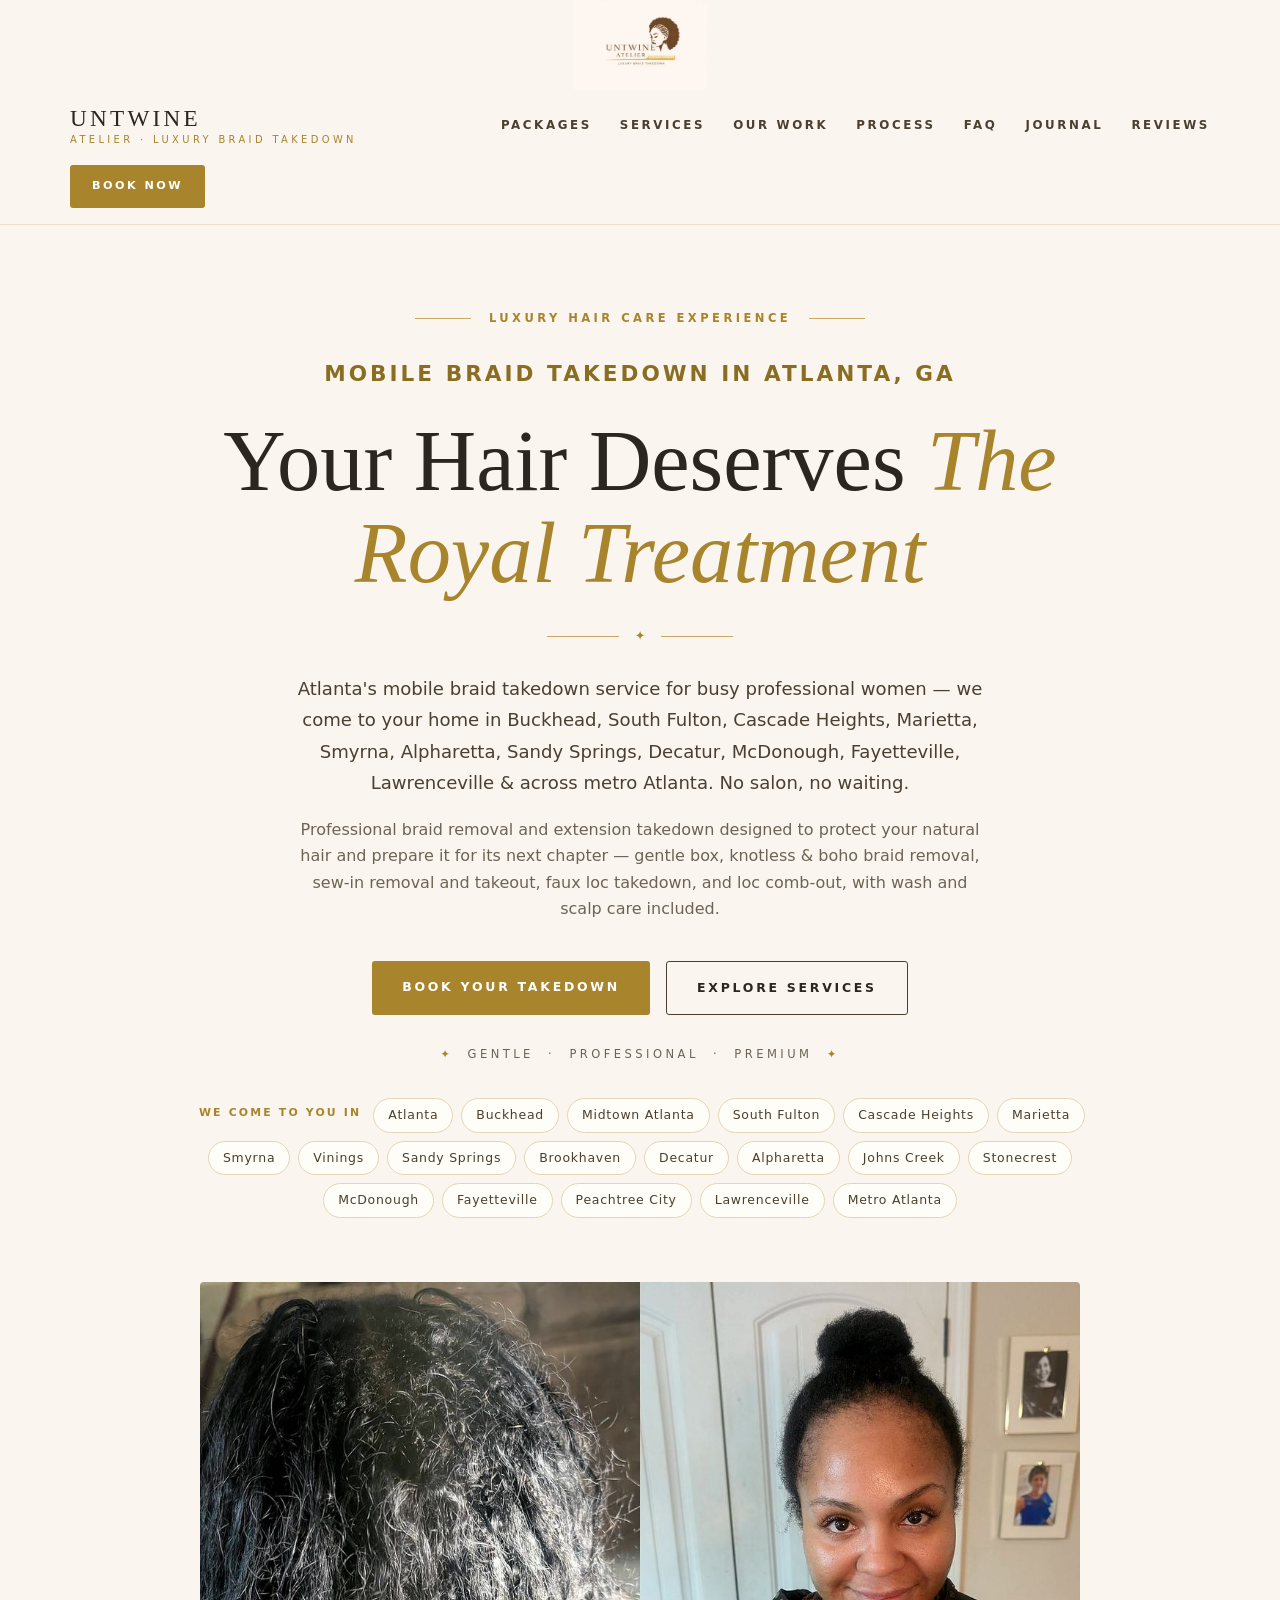
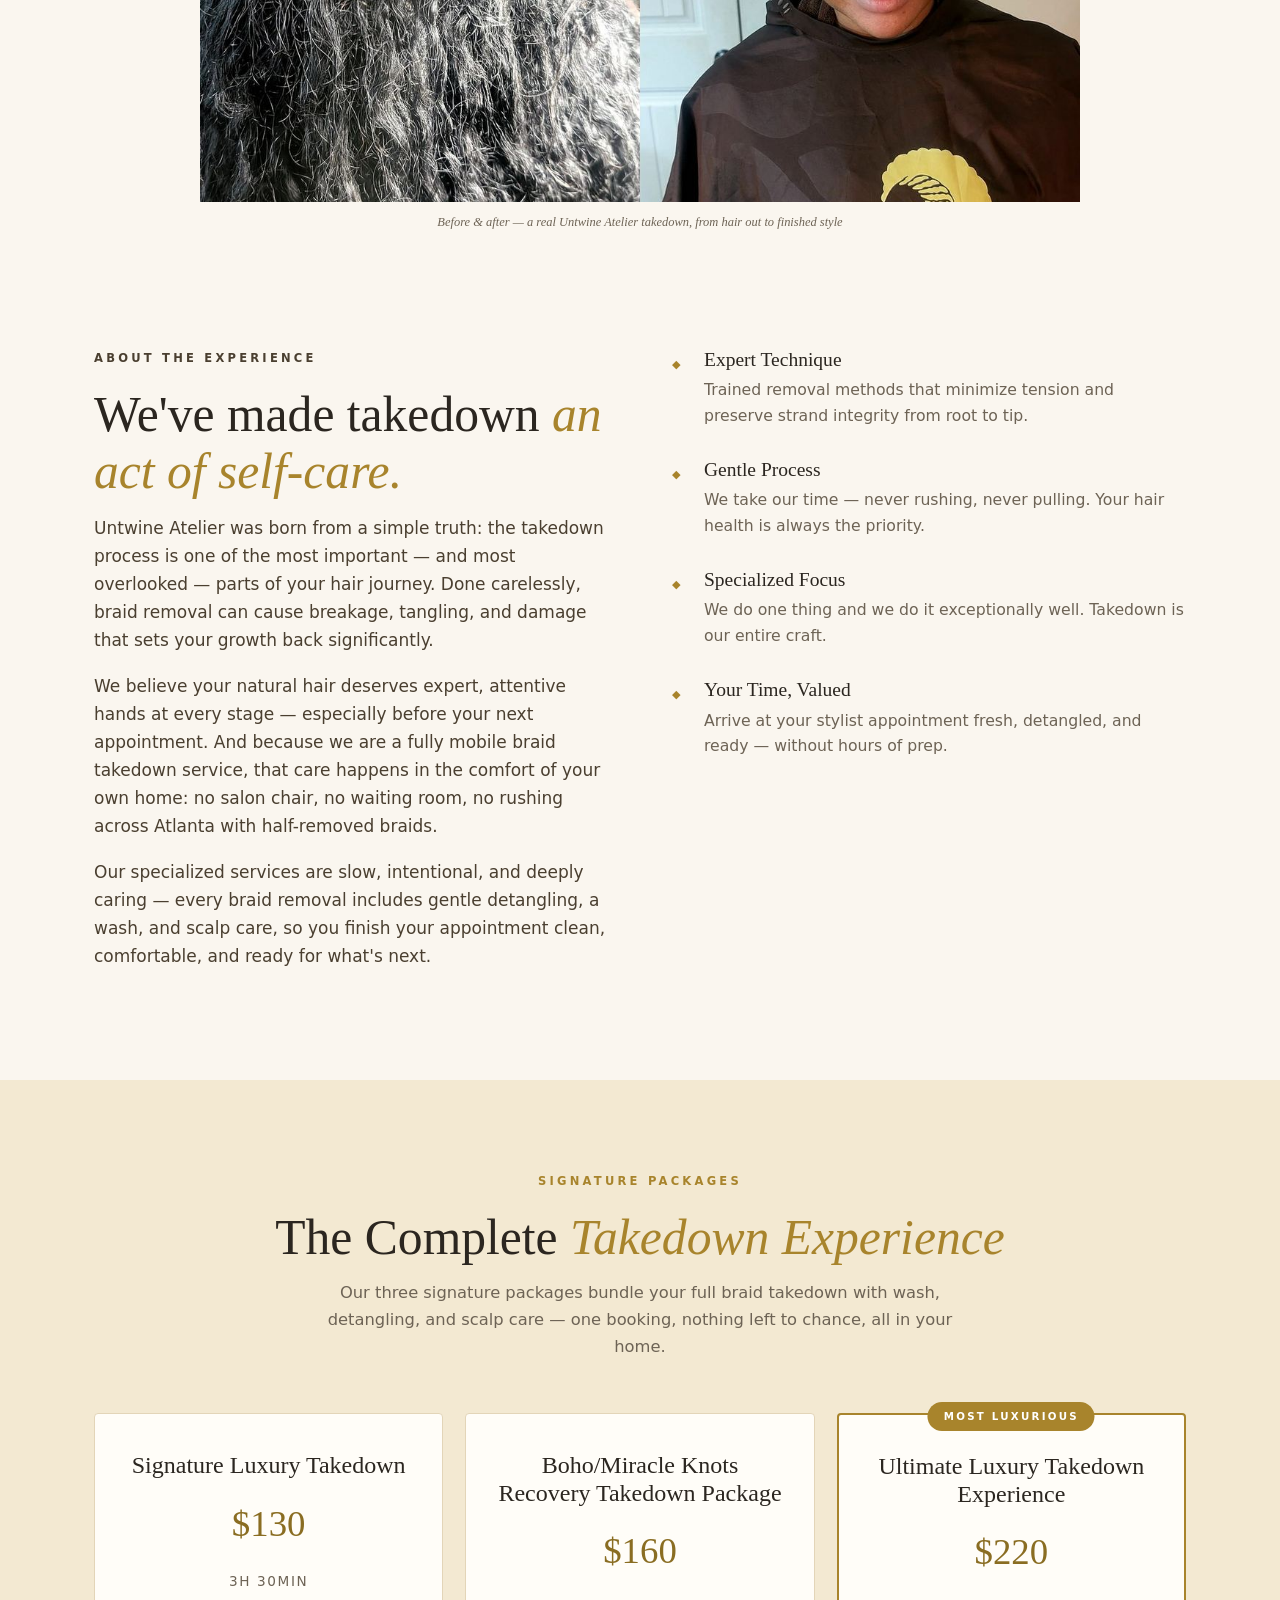
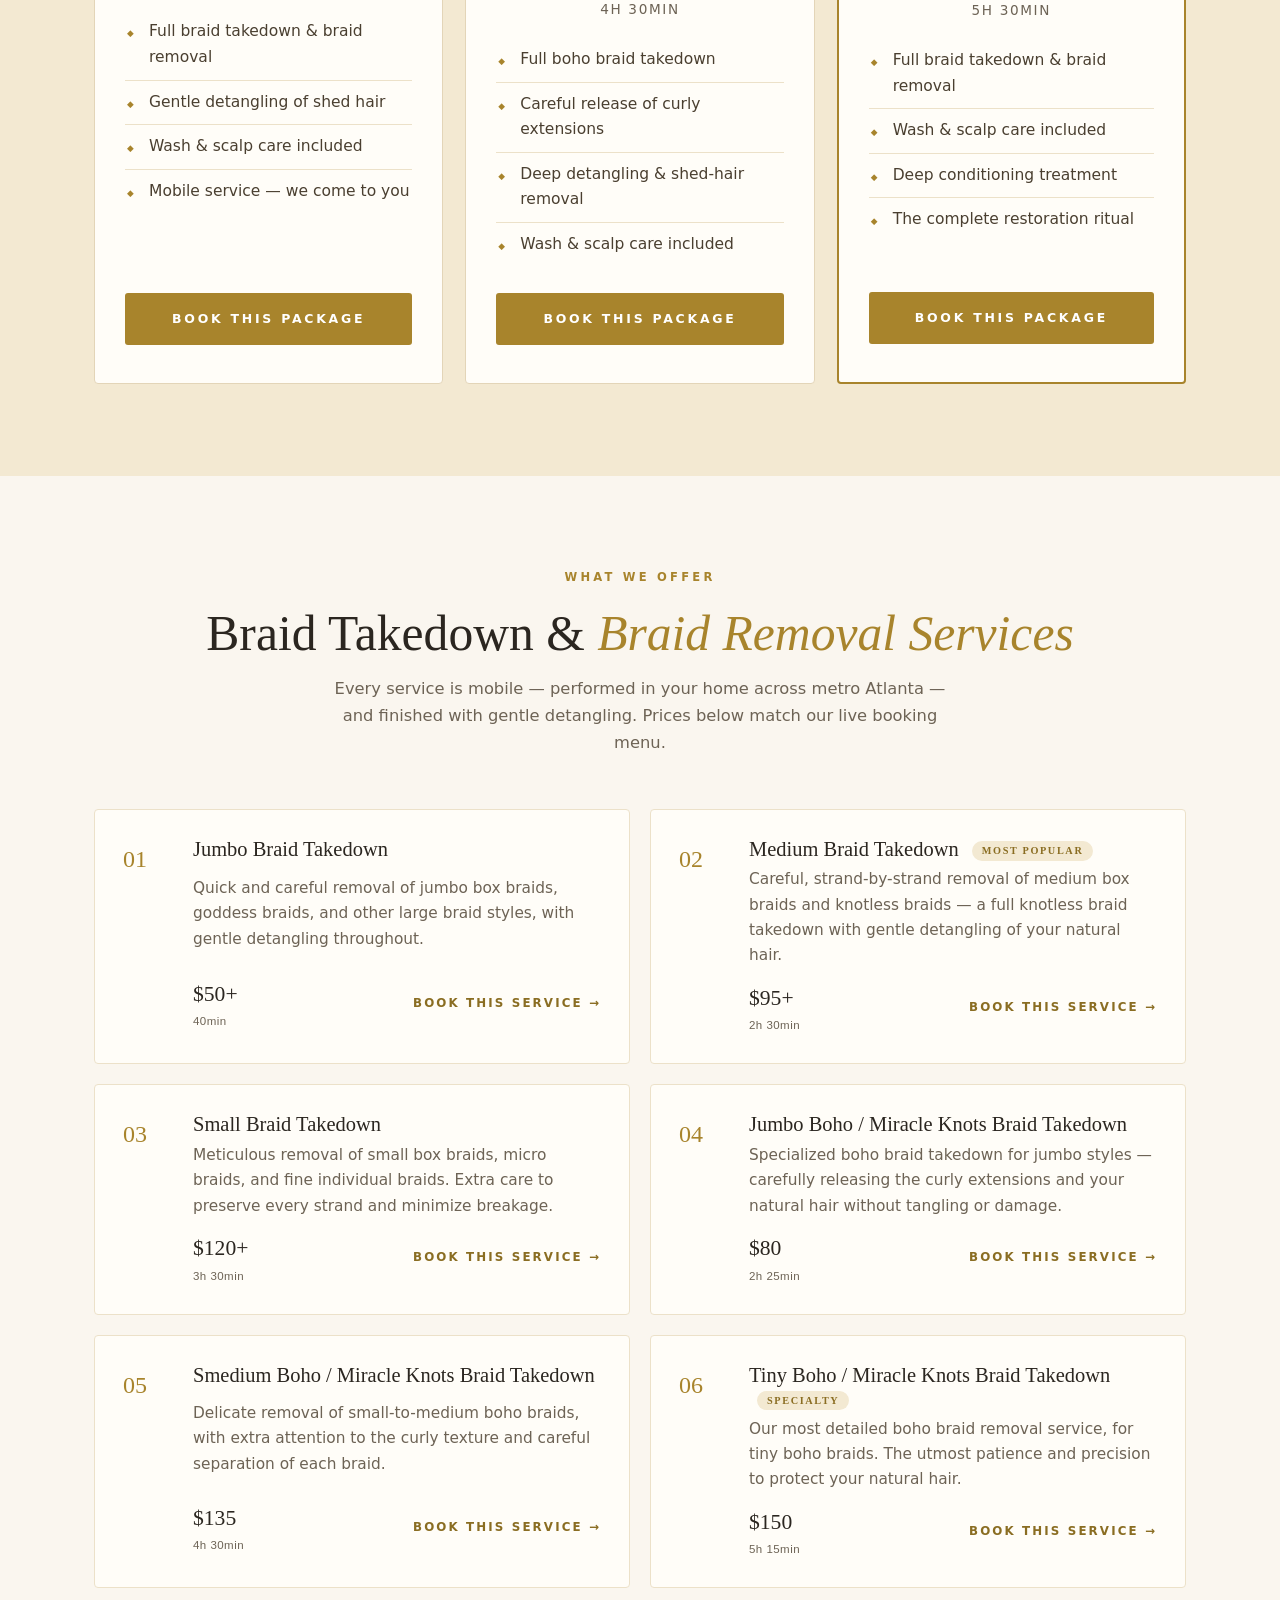
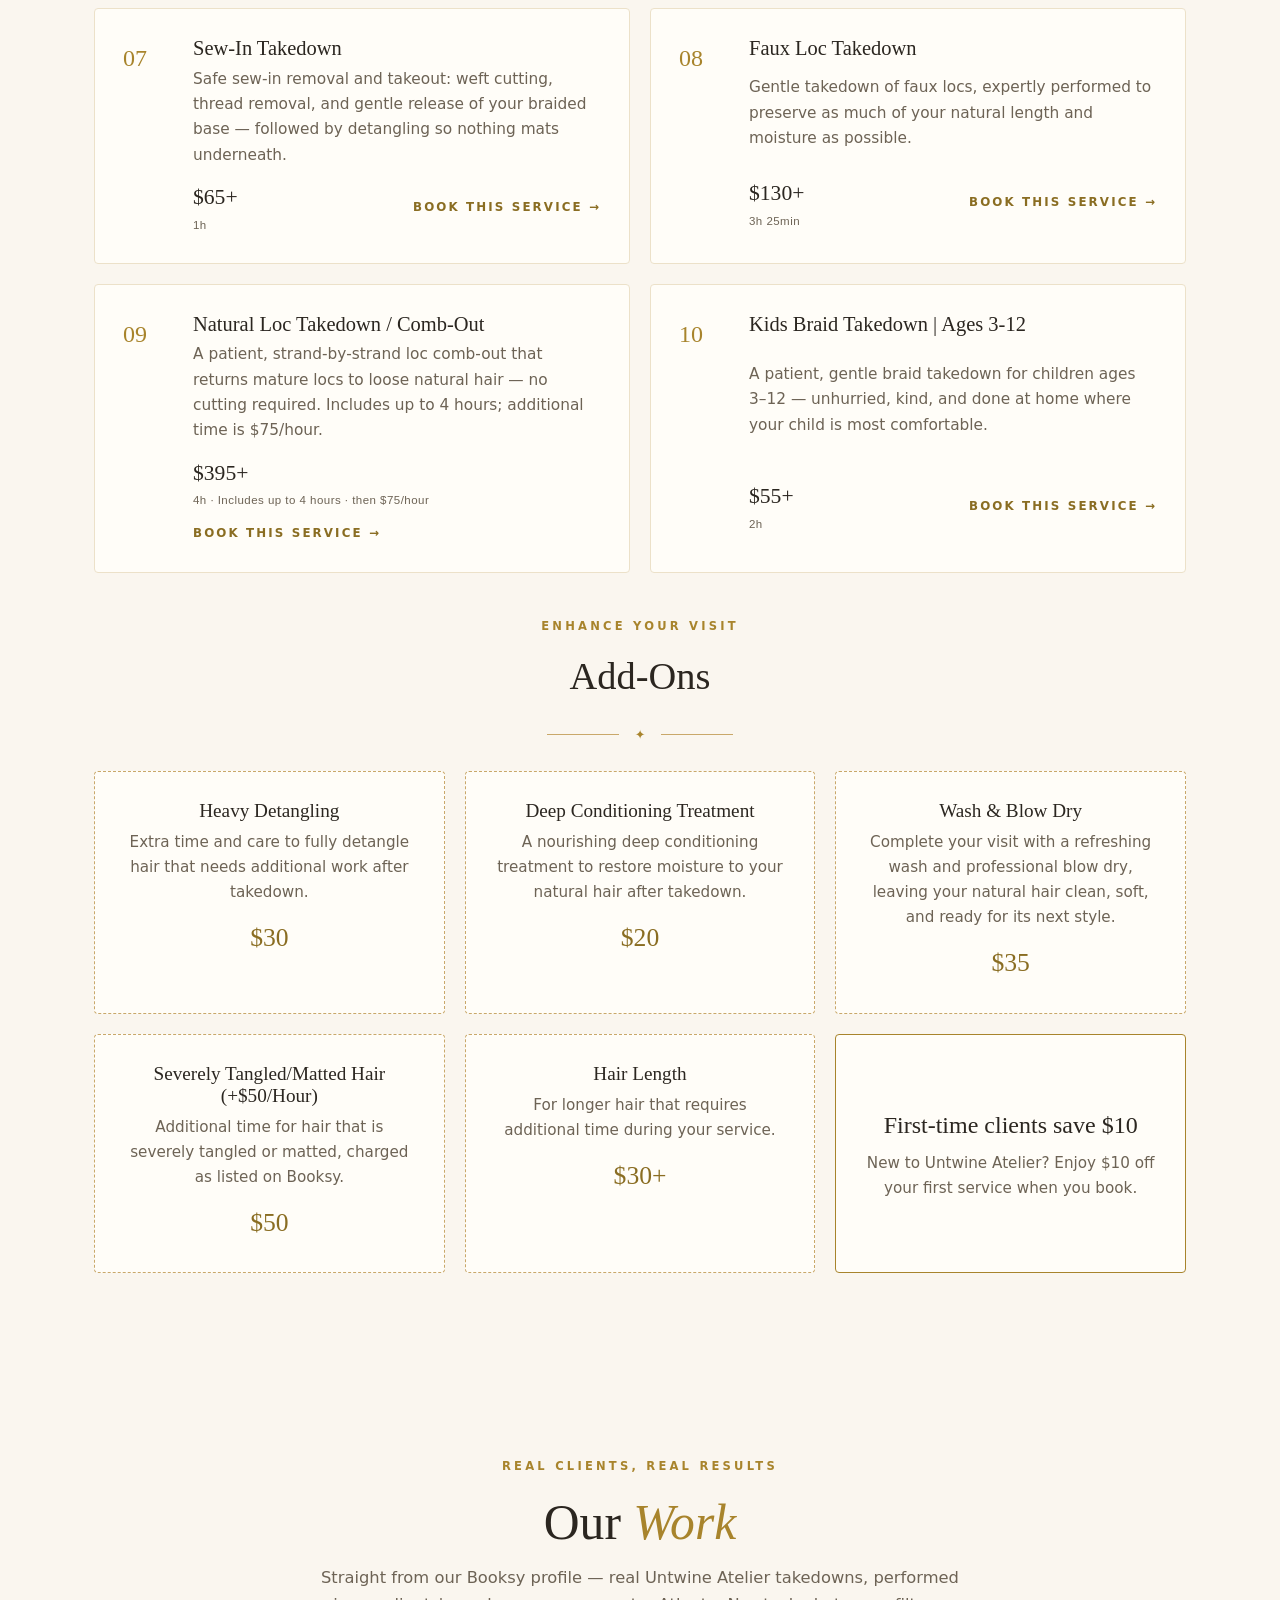
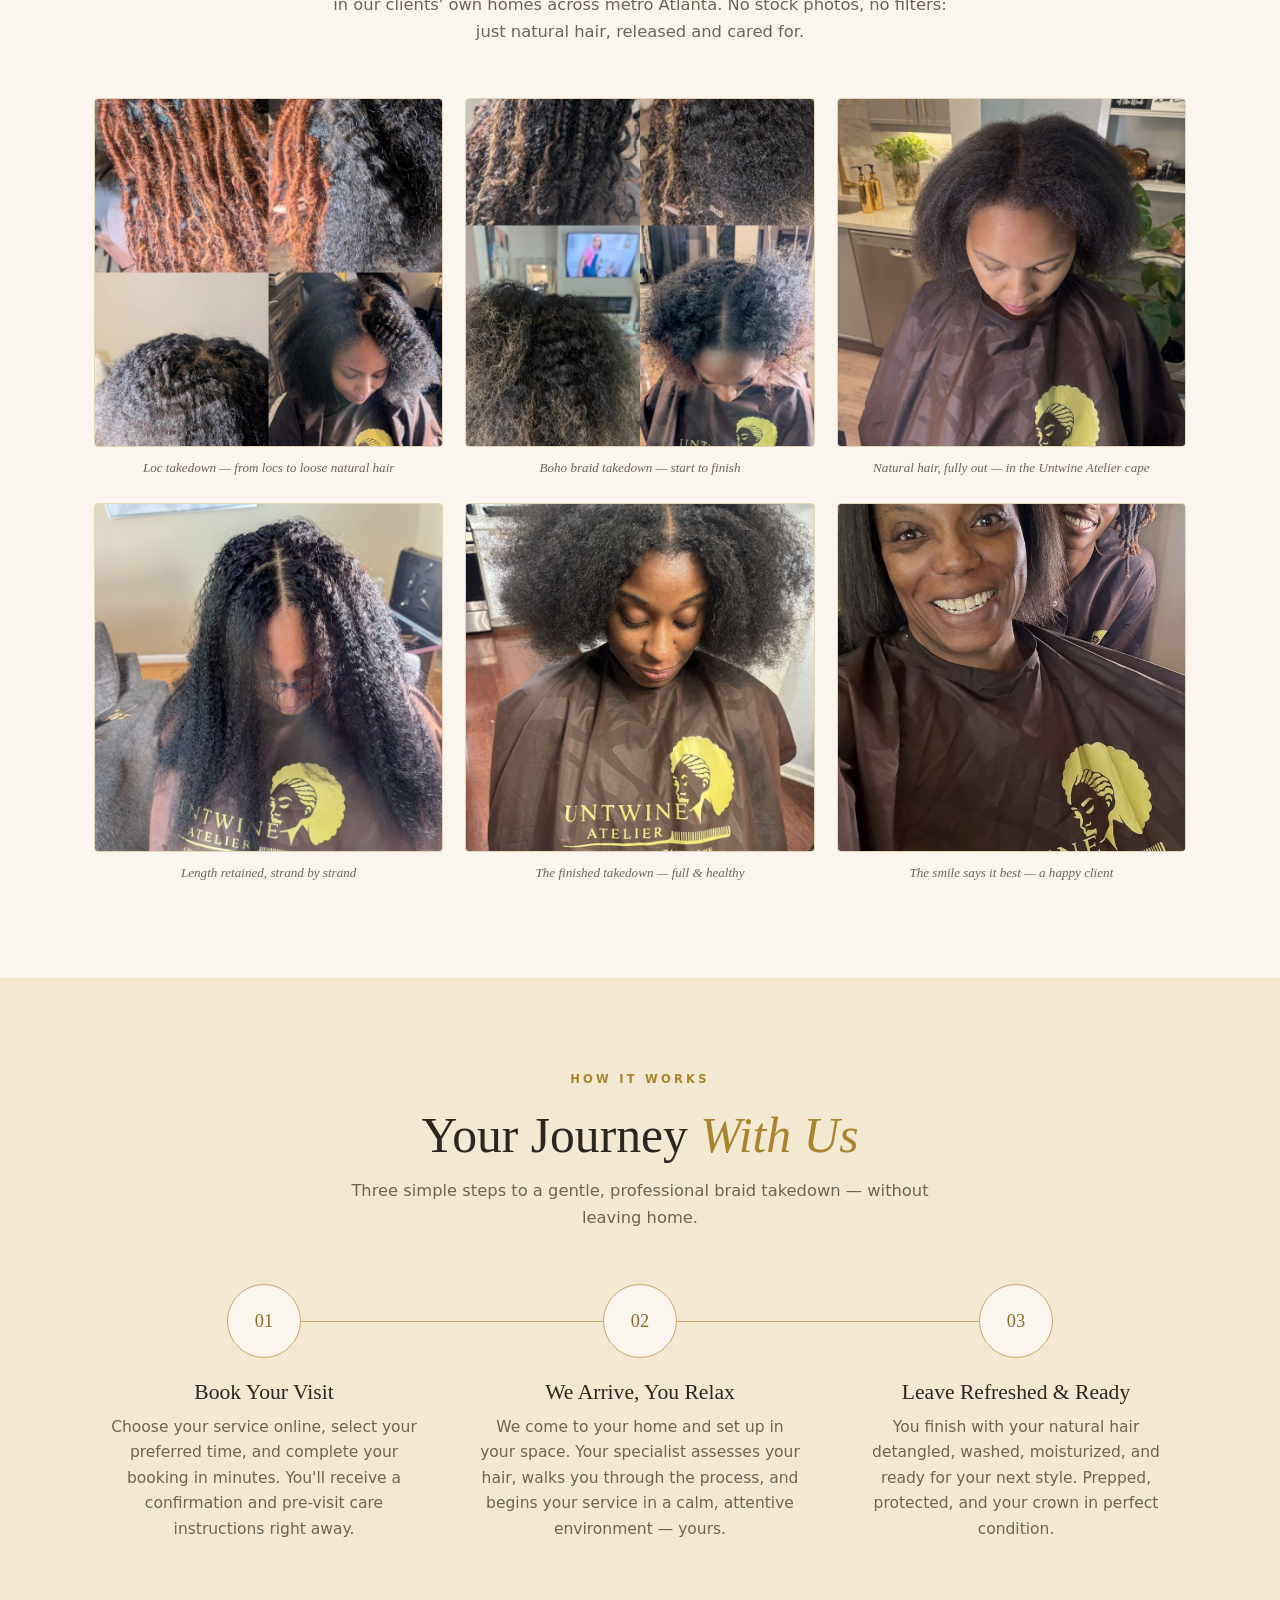
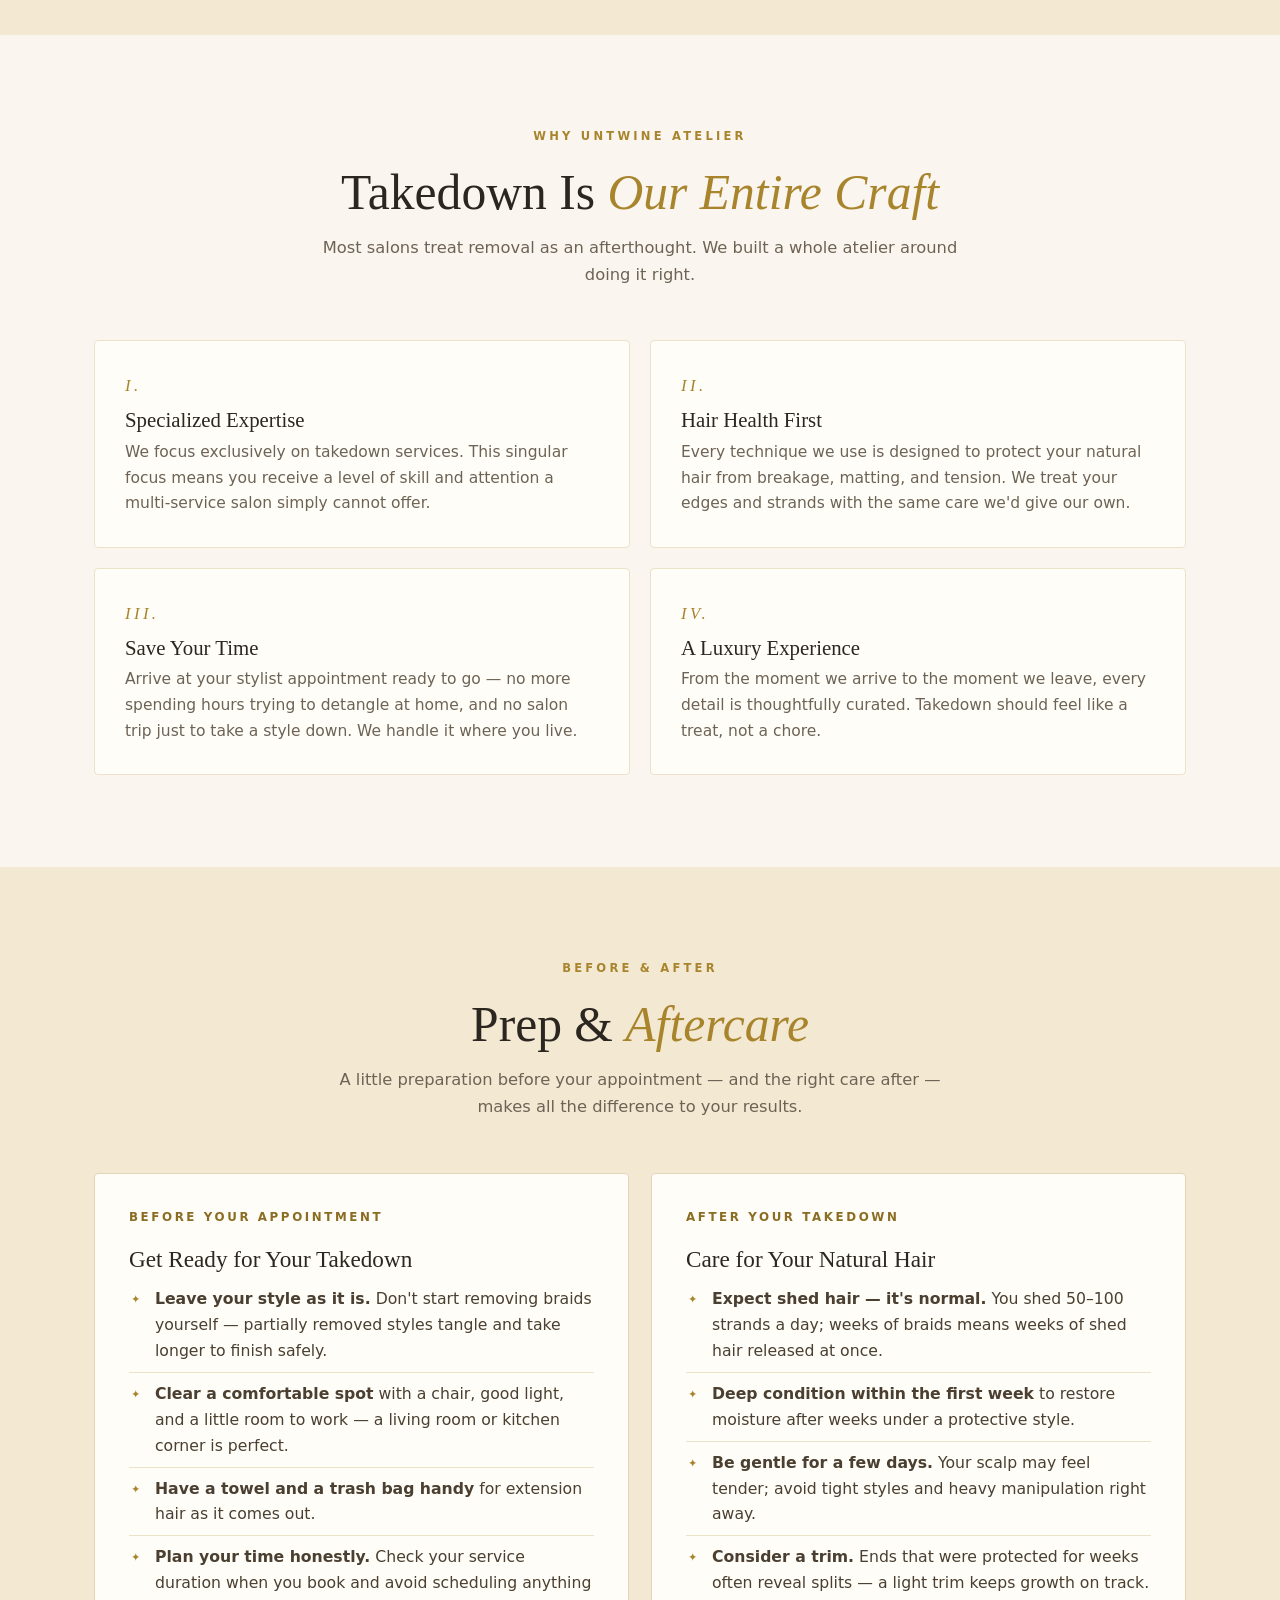
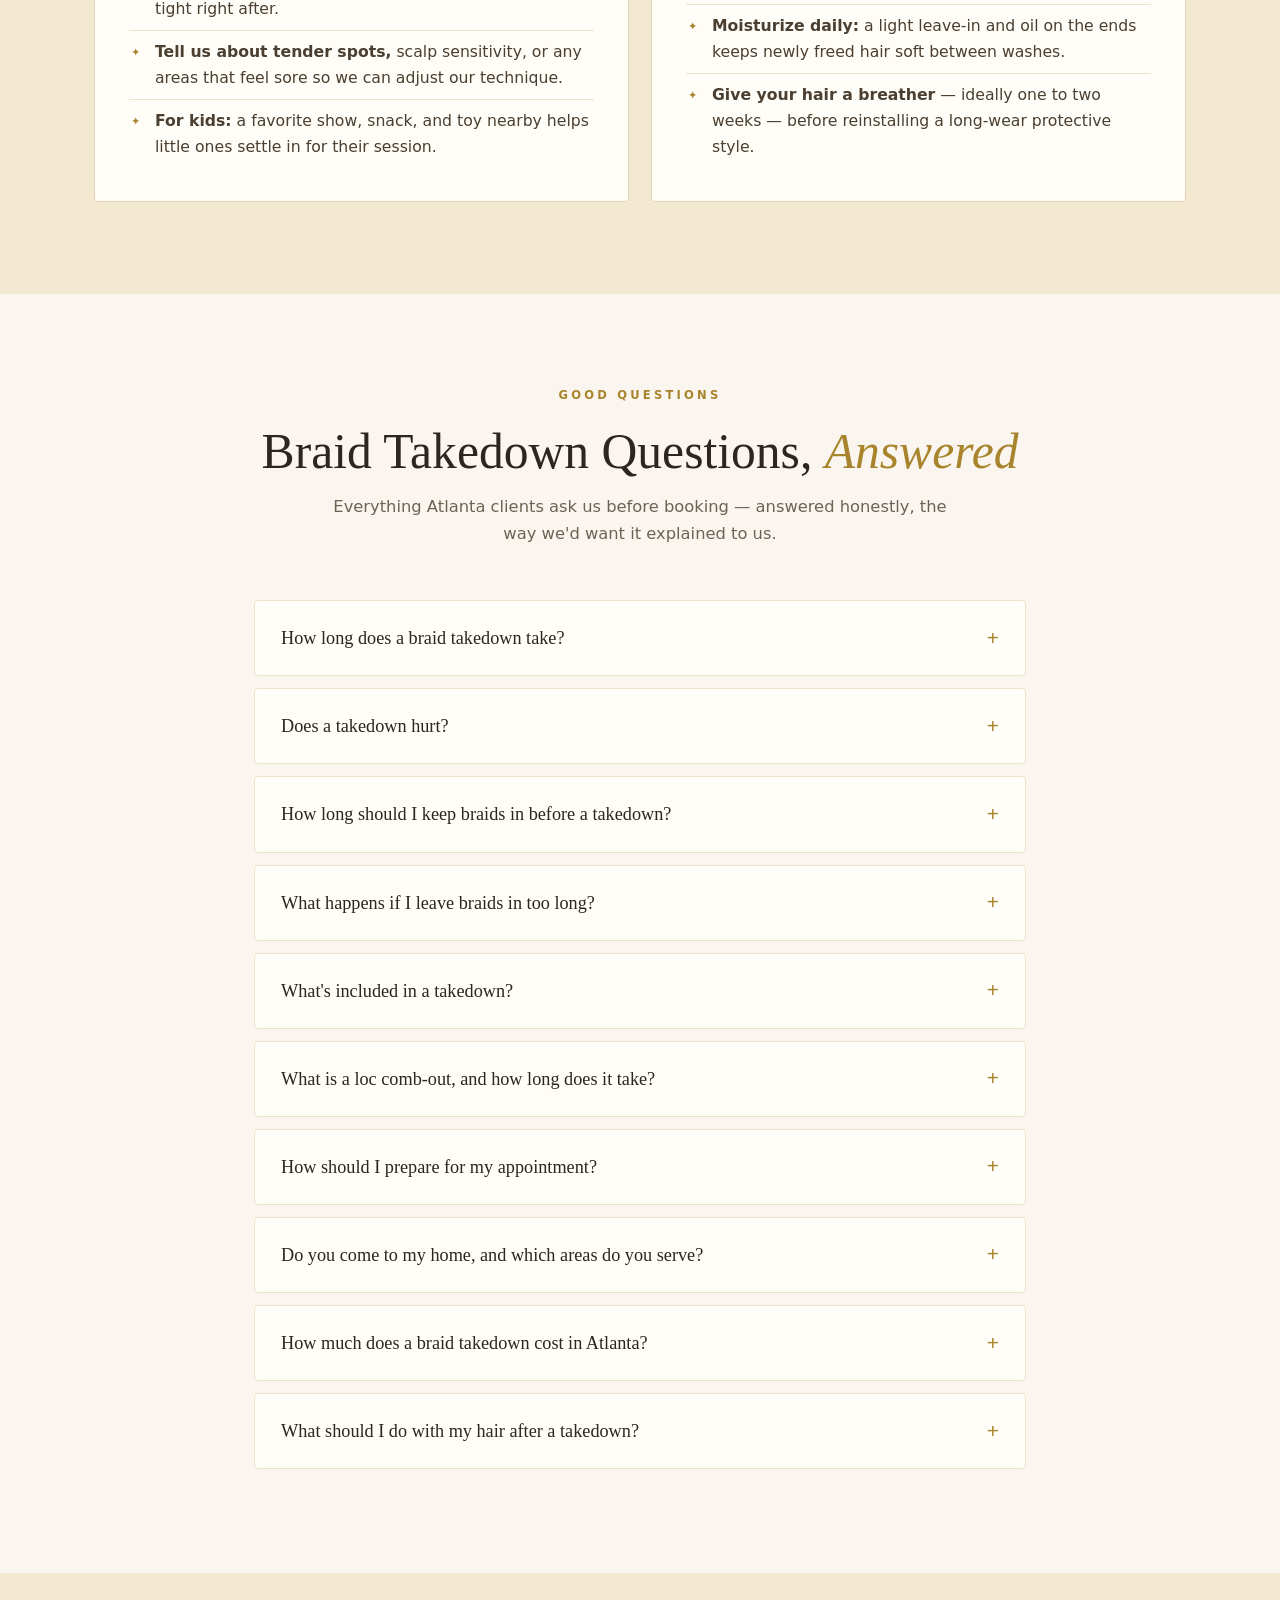
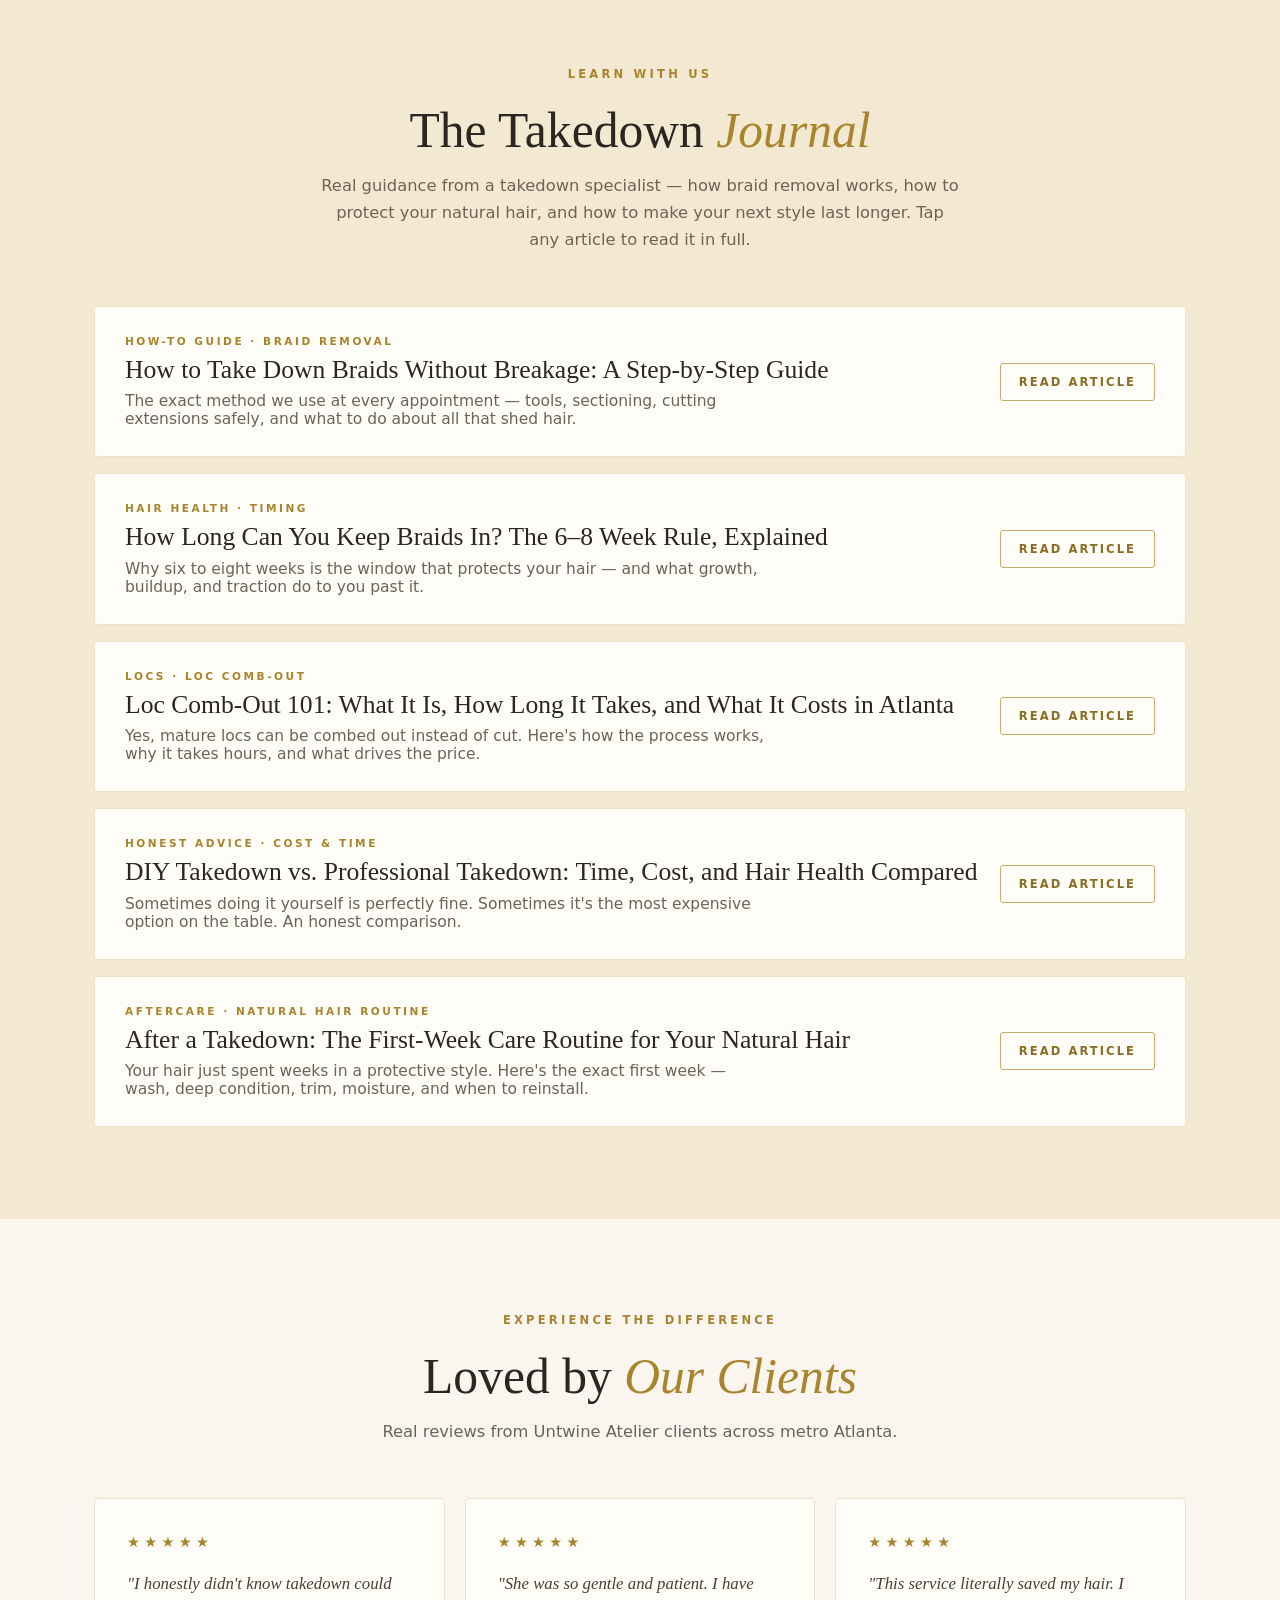
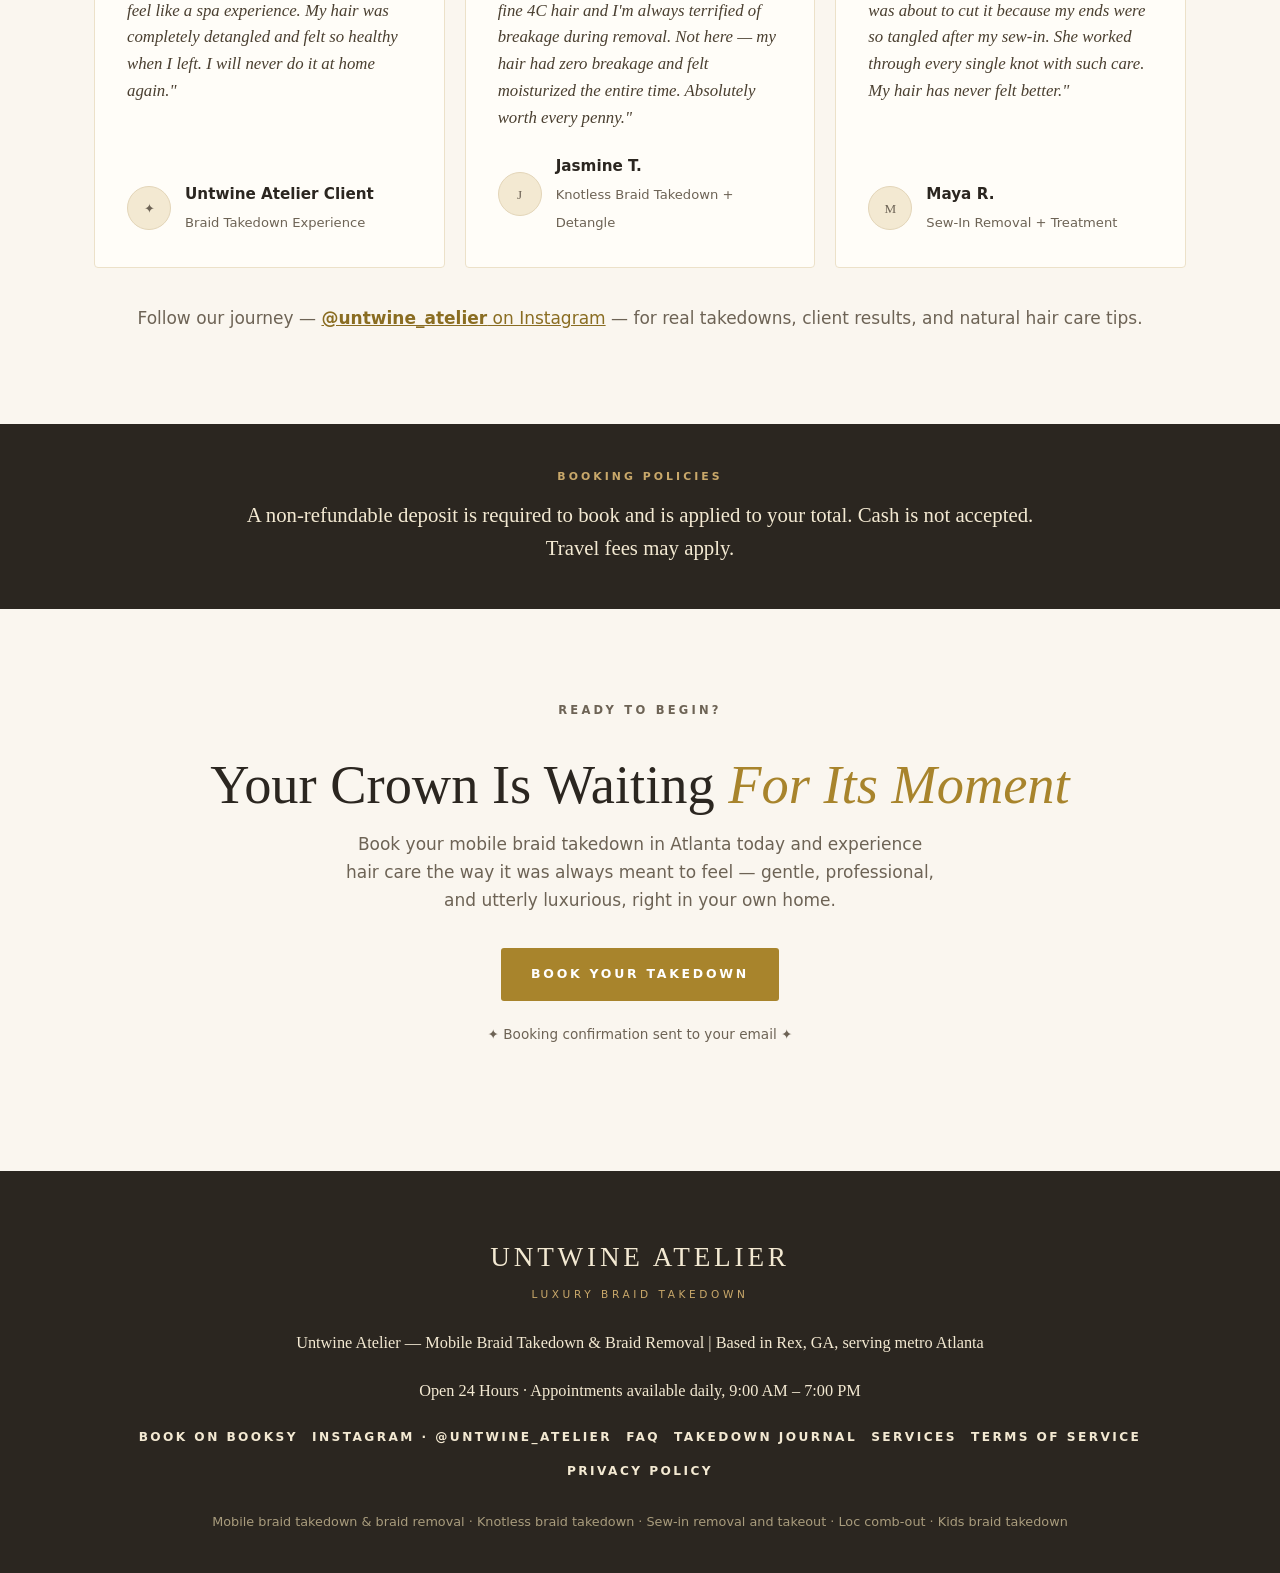
<file: index.html>
<!doctype html>
<html lang="en">
<head>
<meta charset="utf-8" />
<meta name="viewport" content="width=device-width, initial-scale=1, viewport-fit=cover" />
<meta name="color-scheme" content="light dark" />
<link rel="icon" href="data:," />
<title>Mobile Braid Takedown in Atlanta, GA | Untwine Atelier</title>
<meta name="description" content="Mobile luxury braid takedown in Atlanta, GA — we come to you. Gentle box, knotless &amp; boho braid removal, sew-in takeout, loc comb-out, wash &amp; scalp care included." />
<meta name="keywords" content="braid takedown Atlanta, braid removal Atlanta GA, mobile braid takedown, knotless braid takedown, box braid removal, boho braid takedown, sew-in removal, sew-in takeout, faux loc takedown, loc comb out, kids braid takedown, braid takedown Buckhead, braid takedown Marietta GA, braid takedown Alpharetta, braid takedown Decatur GA, braid takedown South Fulton, braid takedown Smyrna, braid takedown Sandy Springs, braid takedown near me" />
<meta property="og:title" content="Mobile Braid Takedown in Atlanta, GA | Untwine Atelier" />
<meta property="og:description" content="Mobile luxury braid takedown in Atlanta, GA — we come to you. Gentle box, knotless & boho braid removal, sew-in takeout, loc comb-out, wash & scalp care included." />
<meta property="og:type" content="website" />
<script type="application/ld+json">
{
  "@context": "https://schema.org",
  "@type": "HairSalon",
  "name": "Untwine Atelier - Luxury Braid Takedown",
  "slogan": "Luxury Braid Takedown",
  "description": "Mobile luxury braid takedown and braid removal in Atlanta, GA. Box, knotless and boho braid removal, sew-in removal and takeout, faux loc takedown, loc comb-out, and kids braid takedown \u2014 with wash and scalp care included, at your home.",
  "url": "https://untwinehair.com/",
  "image": "https://untwinehair.com/images/before-after-takedown.jpg",
  "logo": "https://untwinehair.com/images/logo.png",
  "telephone": "+1-678-491-0326",
  "email": "untwineatelier@gmail.com",
  "priceRange": "$50 - $395",
  "address": {
    "@type": "PostalAddress",
    "addressLocality": "Rex",
    "addressRegion": "GA",
    "postalCode": "30273",
    "addressCountry": "US"
  },
  "areaServed": [
    "South Fulton",
    "Marietta",
    "Smyrna",
    "Buckhead",
    "Lawrenceville",
    "McDonough",
    "Alpharetta",
    "Atlanta",
    "Decatur",
    "Fayetteville",
    "Cascade Heights",
    "Stonecrest",
    "Sandy Springs",
    "Johns Creek",
    "Vinings",
    "Brookhaven",
    "Peachtree City",
    "Midtown Atlanta"
  ],
  "openingHoursSpecification": [
    {
      "@type": "OpeningHoursSpecification",
      "dayOfWeek": [
        "Monday",
        "Tuesday",
        "Wednesday",
        "Thursday",
        "Friday",
        "Saturday",
        "Sunday"
      ],
      "opens": "00:00",
      "closes": "23:59"
    }
  ],
  "sameAs": [
    "https://booksy.com/en-us/1729557_untwine-atelier-luxury-braid-takedown_hair-salon_16238_jonesboro",
    "https://www.instagram.com/untwine_atelier"
  ]
}
</script>
<style>
  :root{
    --bg:#faf6ef;
    --bg-alt:#f3e9d2;
    --card:#fffdf8;
    --ink:#2b2620;
    --ink-2:#4a3f30;
    --muted:#6d6355;
    --gold:#a8842c;
    --gold-dark:#8a6d22;
    --gold-soft:#c9a86a;
    --line:#e3d5b8;
    --line-soft:#ece1c9;
    --band:#2b2620;
    --band-text:#f3e9d2;
    color-scheme: light;
  }
  @media (prefers-color-scheme: dark){
    :root{
      --bg:#211c15;
      --bg-alt:#2b2419;
      --card:#2e2719;
      --ink:#f5efe2;
      --ink-2:#e8dcc2;
      --muted:#c4b694;
      --gold:#d9b45c;
      --gold-dark:#e8c876;
      --gold-soft:#c9a86a;
      --line:#55482e;
      --line-soft:#453a26;
      --band:#171310;
      --band-text:#f3e9d2;
      color-scheme: dark;
    }
  }
  *{box-sizing:border-box;}
  html{scroll-behavior:smooth;}
  body{
    margin:0;
    background:var(--bg);
    color:var(--ink);
    font-family:"Avenir Next","Segoe UI",system-ui,-apple-system,sans-serif;
    font-size:17px;
    line-height:1.65;
    -webkit-font-smoothing:antialiased;
  }
  h1,h2,h3,h4,.serif{font-family:Georgia,"Times New Roman",serif;font-weight:400;line-height:1.15;color:var(--ink);}
  em.gold{color:var(--gold);font-style:italic;}
  a{color:var(--gold-dark);}
  img{max-width:100%;display:block;}
  .wrap{max-width:1140px;margin:0 auto;padding:0 24px;}
  .narrow{max-width:820px;margin:0 auto;}
  section{padding:92px 0;}
  .alt{background:var(--bg-alt);}
  .kicker{
    text-align:center;text-transform:uppercase;letter-spacing:.28em;
    font-size:.72rem;font-weight:600;color:var(--gold);margin:0 0 18px;
  }
  .kicker.left{text-align:left;}
  .section-title{font-size:clamp(2rem,4.5vw,3.1rem);text-align:center;margin:0 0 14px;}
  .section-title.left{text-align:left;}
  .section-sub{text-align:center;color:var(--muted);max-width:640px;margin:0 auto 52px;font-size:1.02rem;}
  .rule{display:flex;align-items:center;gap:16px;justify-content:center;margin:26px auto;}
  .rule::before,.rule::after{content:"";height:1px;width:72px;background:var(--gold-soft);}
  .rule span{color:var(--gold);font-size:.8rem;}
  .rule.left{justify-content:flex-start;margin-left:0;}
  .rule.left::after{display:none;}

  /* Header */
  header.site{
    position:sticky;top:0;z-index:50;
    background:var(--bg);
    border-bottom:1px solid var(--line-soft);
  }
  .nav{display:flex;align-items:center;justify-content:space-between;gap:20px;padding:16px 0;flex-wrap:wrap;}
  .brand{text-decoration:none;line-height:1.1;}
  .brand .bname{font-family:Georgia,serif;font-size:1.45rem;letter-spacing:.14em;color:var(--ink);display:block;}
  .brand .btag{font-size:.62rem;letter-spacing:.34em;text-transform:uppercase;color:var(--gold);display:block;margin-top:3px;}
  nav.links{display:flex;gap:28px;flex-wrap:wrap;align-items:center;}
  nav.links a{
    text-decoration:none;color:var(--ink-2);font-size:.74rem;font-weight:600;
    letter-spacing:.22em;text-transform:uppercase;
  }
  nav.links a:hover{color:var(--gold);}
  .btn{
    display:inline-block;text-decoration:none;cursor:pointer;border:0;
    background:var(--gold);color:#fff !important;
    font-size:.78rem;font-weight:700;letter-spacing:.22em;text-transform:uppercase;
    padding:16px 30px;border-radius:3px;transition:background .2s ease, transform .2s ease;
    font-family:"Avenir Next","Segoe UI",system-ui,sans-serif;text-align:center;
  }
  .btn:hover{background:var(--gold-dark);}
  .btn.small{padding:12px 22px;font-size:.7rem;}
  .btn.outline{
    background:transparent;color:var(--ink) !important;
    border:1px solid var(--ink-2);
  }
  .btn.outline:hover{border-color:var(--gold);color:var(--gold-dark) !important;}
  .btn.ghost-light{background:transparent;border:1px solid var(--gold-soft);color:var(--band-text) !important;}
  .btn.ghost-light:hover{background:rgba(255,255,255,.08);}

  /* Hero */
  .hero{padding:84px 0 0;text-align:center;}
  .hero .topline{display:flex;align-items:center;gap:18px;justify-content:center;margin-bottom:30px;}
  .hero .topline::before,.hero .topline::after{content:"";height:1px;width:56px;background:var(--gold-soft);}
  .hero .topline span{text-transform:uppercase;letter-spacing:.3em;font-size:.72rem;font-weight:600;color:var(--gold);}
  .hero h1{margin:0 auto;max-width:900px;}
  .hero h1 .h1-seo{
    display:block;font-size:clamp(1.05rem,2.4vw,1.35rem);letter-spacing:.14em;
    text-transform:uppercase;color:var(--gold-dark);font-family:"Avenir Next","Segoe UI",system-ui,sans-serif;
    font-weight:700;margin-bottom:26px;line-height:1.5;
  }
  .hero h1 .h1-brand{display:block;font-size:clamp(2.9rem,8vw,5.4rem);line-height:1.06;}
  .hero h1 .h1-brand em{color:var(--gold);}
  .hero .hero-sub{
    max-width:720px;margin:8px auto 0;font-size:1.13rem;color:var(--ink-2);line-height:1.75;
  }
  .hero .hero-note{max-width:680px;margin:18px auto 0;color:var(--muted);font-size:1rem;}
  .hero .cta-row{display:flex;gap:16px;justify-content:center;flex-wrap:wrap;margin-top:38px;}
  .hero .virtues{margin-top:30px;font-size:.72rem;letter-spacing:.3em;text-transform:uppercase;color:var(--muted);}
  .hero .virtues b{color:var(--gold);font-weight:400;}
  .areas{display:flex;flex-wrap:wrap;gap:8px;justify-content:center;margin:34px auto 0;max-width:980px;padding:0 24px;}
  .areas span{
    font-size:.78rem;letter-spacing:.06em;color:var(--ink-2);
    border:1px solid var(--line);border-radius:999px;padding:6px 14px;background:var(--card);
  }
  .areas .areas-label{border:0;background:transparent;color:var(--gold);font-weight:700;text-transform:uppercase;letter-spacing:.2em;font-size:.68rem;padding:6px 4px;}
  .gallery{display:grid;grid-template-columns:repeat(3,1fr);gap:18px;margin-top:64px;}
  .gallery figure{margin:0;overflow:hidden;border-radius:4px;}
  .gallery img{width:100%;height:420px;object-fit:cover;object-position:center 22%;}
  .gallery figcaption{
    font-size:.78rem;color:var(--muted);text-align:center;padding:10px 6px 2px;font-style:italic;font-family:Georgia,serif;
  }
  .gallery-real{grid-template-columns:1fr 1fr;max-width:880px;margin-left:auto;margin-right:auto;}
  .gallery-real img{height:520px;object-position:center 18%;}
  .showcase{margin-top:22px;}
  .showcase figure{margin:0;overflow:hidden;border-radius:4px;}
  .showcase img{width:100%;height:auto;display:block;}
  .showcase figcaption{font-size:.82rem;color:var(--muted);text-align:center;padding:12px 6px 2px;font-style:italic;font-family:Georgia,serif;}

  /* Our Work gallery */
  .work-grid{display:grid;grid-template-columns:repeat(3,1fr);gap:22px;}
  .work-grid figure{margin:0;}
  .work-grid .work-frame{overflow:hidden;border-radius:4px;border:1px solid var(--line);background:var(--card);}
  .work-grid img{width:100%;height:auto;aspect-ratio:1/1;object-fit:cover;object-position:center 20%;}
  .work-grid figcaption{
    font-size:.82rem;color:var(--muted);text-align:center;padding:10px 6px 2px;font-style:italic;font-family:Georgia,serif;
  }

  /* About */
  .split{display:grid;grid-template-columns:1fr 1fr;gap:64px;align-items:start;}
  .split p{color:var(--ink-2);margin:0 0 18px;}
  .feature-list{display:grid;gap:30px;}
  .feature{display:grid;grid-template-columns:22px 1fr;gap:10px;}
  .feature .dia{color:var(--gold);font-size:.7rem;padding-top:7px;}
  .feature h3{font-size:1.22rem;margin:0 0 6px;}
  .feature p{color:var(--muted);margin:0;font-size:.98rem;}

  /* Packages */
  .pkg-grid{display:grid;grid-template-columns:repeat(3,1fr);gap:22px;}
  .pkg{
    background:var(--card);border:1px solid var(--line);border-radius:4px;
    padding:38px 30px;display:flex;flex-direction:column;position:relative;
  }
  .pkg.featured{border:2px solid var(--gold);}
  .pkg .pkg-tag{
    position:absolute;top:-13px;left:50%;transform:translateX(-50%);
    background:var(--gold);color:#fff;font-size:.64rem;font-weight:700;
    letter-spacing:.22em;text-transform:uppercase;padding:6px 16px;border-radius:999px;white-space:nowrap;
  }
  .pkg h3{font-size:1.5rem;margin:0 0 8px;text-align:center;}
  .pkg .pkg-price{font-family:Georgia,serif;font-size:2.3rem;color:var(--gold-dark);text-align:center;margin:6px 0 2px;}
  .pkg .pkg-time{text-align:center;color:var(--muted);font-size:.85rem;letter-spacing:.12em;text-transform:uppercase;margin-bottom:18px;}
  .pkg ul{list-style:none;margin:0 0 26px;padding:0;flex:1;}
  .pkg li{padding:9px 0 9px 24px;position:relative;color:var(--ink-2);font-size:.97rem;border-bottom:1px solid var(--line-soft);}
  .pkg li:last-child{border-bottom:0;}
  .pkg li::before{content:"◆";position:absolute;left:2px;color:var(--gold);font-size:.55rem;top:16px;}
  .pkg .btn{align-self:stretch;}

  /* Services */
  .svc-grid{display:grid;grid-template-columns:repeat(2,1fr);gap:20px;}
  .svc{
    background:var(--card);border:1px solid var(--line-soft);border-radius:4px;
    padding:28px;display:grid;grid-template-columns:52px 1fr;gap:6px 18px;
  }
  .svc .num{font-family:Georgia,serif;font-size:1.5rem;color:var(--gold);grid-row:span 3;padding-top:2px;}
  .svc h3{font-size:1.28rem;margin:0;}
  .svc p{color:var(--muted);margin:0;font-size:.96rem;}
  .svc .svc-foot{display:flex;align-items:center;justify-content:space-between;gap:14px;flex-wrap:wrap;margin-top:6px;}
  .svc .price{font-family:Georgia,serif;font-size:1.35rem;color:var(--ink);}
  .svc .price small{display:block;font-family:"Avenir Next",sans-serif;font-size:.72rem;color:var(--muted);letter-spacing:.04em;}
  .book-link{
    color:var(--gold-dark);text-decoration:none;font-size:.74rem;font-weight:700;
    letter-spacing:.18em;text-transform:uppercase;white-space:nowrap;
  }
  .book-link:hover{text-decoration:underline;}
  .badge{
    display:inline-block;background:var(--bg-alt);color:var(--gold-dark);
    font-size:.64rem;font-weight:700;letter-spacing:.16em;text-transform:uppercase;
    padding:4px 10px;border-radius:999px;margin-left:8px;vertical-align:middle;
  }
  @media (prefers-color-scheme: dark){ .badge{background:#453a26;} }

  /* Add-ons */
  .addons{display:grid;grid-template-columns:1fr 1fr 1fr;gap:20px;align-items:stretch;}
  .addon{
    border:1px dashed var(--gold-soft);border-radius:4px;padding:28px;text-align:center;background:var(--card);
  }
  .addon h3{font-size:1.2rem;margin:0 0 8px;}
  .addon p{color:var(--muted);margin:0 0 12px;font-size:.95rem;}
  .addon .price{font-family:Georgia,serif;font-size:1.6rem;color:var(--gold-dark);}
  .addon.note{border-style:solid;border-color:var(--gold);display:flex;flex-direction:column;justify-content:center;}
  .addon.note .big{font-family:Georgia,serif;font-size:1.5rem;color:var(--ink);margin:0 0 6px;}

  /* Steps */
  .steps{display:grid;grid-template-columns:repeat(3,1fr);gap:36px;position:relative;}
  .steps::before{
    content:"";position:absolute;top:37px;left:18%;right:18%;height:1px;background:var(--gold-soft);
  }
  .step{text-align:center;position:relative;padding:0 8px;}
  .step .circle{
    width:74px;height:74px;border:1px solid var(--gold-soft);border-radius:50%;
    display:flex;align-items:center;justify-content:center;margin:0 auto 22px;
    background:var(--bg-alt);font-family:Georgia,serif;font-size:1.15rem;color:var(--gold-dark);position:relative;z-index:1;
  }
  .alt .step .circle{background:var(--bg);}
  .step h3{font-size:1.35rem;margin:0 0 10px;}
  .step p{color:var(--muted);margin:0;font-size:.97rem;}

  /* Why */
  .why-grid{display:grid;grid-template-columns:repeat(2,1fr);gap:20px;}
  .why{background:var(--card);border:1px solid var(--line-soft);border-radius:4px;padding:30px;}
  .why .rn{font-family:Georgia,serif;font-style:italic;color:var(--gold);font-size:1.05rem;letter-spacing:.2em;}
  .why h3{font-size:1.3rem;margin:8px 0 8px;}
  .why p{color:var(--muted);margin:0;font-size:.97rem;}

  /* Prep & aftercare */
  .prep{display:grid;grid-template-columns:1fr 1fr;gap:22px;}
  .prep-card{background:var(--card);border:1px solid var(--line);border-radius:4px;padding:34px;}
  .prep-card h3{font-size:1.45rem;margin:0 0 6px;}
  .prep-card .sub{color:var(--gold-dark);font-size:.74rem;font-weight:700;letter-spacing:.22em;text-transform:uppercase;margin:0 0 18px;}
  .prep-card ul{margin:0;padding:0;list-style:none;}
  .prep-card li{padding:8px 0 8px 26px;position:relative;color:var(--ink-2);font-size:.98rem;border-bottom:1px solid var(--line-soft);}
  .prep-card li:last-child{border-bottom:0;}
  .prep-card li::before{content:"✦";position:absolute;left:2px;color:var(--gold);font-size:.7rem;top:13px;}

  /* FAQ */
  details.faq{
    background:var(--card);border:1px solid var(--line-soft);border-radius:4px;margin-bottom:12px;
  }
  details.faq summary{
    cursor:pointer;list-style:none;padding:22px 26px;font-family:Georgia,serif;
    font-size:1.14rem;color:var(--ink);display:flex;justify-content:space-between;gap:16px;align-items:center;
  }
  details.faq summary::-webkit-details-marker{display:none;}
  details.faq summary .plus{color:var(--gold);font-size:1.3rem;line-height:1;flex:none;font-family:"Avenir Next",sans-serif;}
  details.faq[open ] summary .plus{transform:rotate(45deg);}
  details.faq summary .plus{transition:transform .2s ease;}
  details.faq .faq-body{padding:0 26px 24px;color:var(--ink-2);font-size:.99rem;}
  details.faq .faq-body p{margin:0;}

  /* Journal */
  .journal-list{display:grid;gap:16px;}
  .article-item{background:var(--card);border:1px solid var(--line-soft);border-radius:4px;overflow:hidden;}
  .article-head{
    width:100%;background:none;border:0;cursor:pointer;text-align:left;
    padding:28px 30px;display:grid;grid-template-columns:1fr auto;gap:8px 20px;align-items:center;
    font-family:inherit;color:var(--ink);
  }
  .article-head .a-kicker{grid-column:1;font-size:.66rem;font-weight:700;letter-spacing:.24em;text-transform:uppercase;color:var(--gold);}
  .article-head h3{grid-column:1;font-size:clamp(1.25rem,2.6vw,1.6rem);margin:0;}
  .article-head .a-teaser{grid-column:1;color:var(--muted);font-size:.97rem;margin:0;max-width:640px;}
  .article-head .a-cta{
    grid-column:2;grid-row:1 / span 3;align-self:center;font-size:.72rem;font-weight:700;letter-spacing:.18em;
    text-transform:uppercase;color:var(--gold-dark);border:1px solid var(--gold-soft);
    padding:11px 18px;border-radius:3px;white-space:nowrap;background:transparent;
  }
  .article-head:hover .a-cta{background:var(--bg-alt);}
  .article-body{display:none;border-top:1px solid var(--line-soft);padding:36px 30px 10px;}
  .article-item.open .article-body{display:block;}
  .article-body .prose{max-width:760px;}
  .prose p{color:var(--ink-2);margin:0 0 18px;}
  .prose h4{font-size:1.25rem;margin:30px 0 10px;}
  .prose h4:first-child{margin-top:0;}
  .prose ul,.prose ol{color:var(--ink-2);margin:0 0 18px;padding-left:22px;}
  .prose li{margin-bottom:8px;}
  .prose strong{color:var(--ink);}
  .prose .callout{
    background:var(--bg-alt);border-radius:4px;padding:20px 24px;margin:0 0 22px;color:var(--ink-2);font-size:.98rem;
  }
  .prose .callout strong{color:var(--gold-dark);}
  table.compare{width:100%;border-collapse:collapse;margin:6px 0 24px;font-size:.95rem;}
  table.compare th,table.compare td{border:1px solid var(--line);padding:12px 14px;text-align:left;vertical-align:top;}
  table.compare th{background:var(--bg-alt);font-family:Georgia,serif;font-weight:400;color:var(--ink);}
  table.compare td{color:var(--ink-2);}

  /* Testimonials */
  .t-grid{display:grid;grid-template-columns:repeat(3,1fr);gap:20px;}
  .t-card{background:var(--card);border:1px solid var(--line-soft);border-radius:4px;padding:32px;display:flex;flex-direction:column;}
  .t-card .stars{color:var(--gold);letter-spacing:.3em;margin-bottom:16px;font-size:.9rem;}
  .t-card blockquote{margin:0 0 22px;font-family:Georgia,serif;font-style:italic;font-size:1.05rem;line-height:1.6;color:var(--ink-2);flex:1;}
  .t-card .who{display:flex;gap:14px;align-items:center;}
  .t-card .avatar{
    width:44px;height:44px;border-radius:50%;background:var(--bg-alt);color:var(--gold-dark);
    display:flex;align-items:center;justify-content:center;font-family:Georgia,serif;font-size:1.05rem;flex:none;
    border:1px solid var(--line);
  }
  .t-card .who b{display:block;font-size:.95rem;color:var(--ink);}
  .t-card .who span{font-size:.82rem;color:var(--muted);}

  /* Policies + CTA + footer */
  .policies{background:var(--band);color:var(--band-text);padding:44px 0;text-align:center;}
  .policies .p-kicker{color:var(--gold-soft);text-transform:uppercase;letter-spacing:.28em;font-size:.68rem;font-weight:700;margin:0 0 12px;}
  .policies p.stmt{font-family:Georgia,serif;font-size:clamp(1.05rem,2.4vw,1.3rem);margin:0 auto;max-width:820px;line-height:1.6;}
  .final-cta{text-align:center;}
  .final-cta h2{font-size:clamp(2.1rem,5vw,3.4rem);margin:0 0 14px;}
  .final-cta p{color:var(--muted);max-width:600px;margin:0 auto 34px;}
  footer.site{background:var(--band);color:var(--band-text);padding:64px 0 40px;}
  footer.site .f-brand{font-family:Georgia,serif;font-size:1.7rem;letter-spacing:.14em;text-align:center;margin:0;}
  footer.site .f-tag{text-align:center;color:var(--gold-soft);font-size:.66rem;letter-spacing:.34em;text-transform:uppercase;margin:6px 0 26px;}
  footer.site .f-line{text-align:center;font-family:Georgia,serif;font-size:1.02rem;margin:0 auto 22px;max-width:720px;color:var(--band-text);}
  footer.site .f-links{display:flex;gap:14px;justify-content:center;flex-wrap:wrap;margin-bottom:30px;}
  footer.site .f-links a{color:var(--band-text);text-decoration:none;font-size:.76rem;font-weight:700;letter-spacing:.2em;text-transform:uppercase;}
  footer.site .f-links a:hover{color:var(--gold-soft);}
  footer.site .f-small{text-align:center;color:#a99c7d;font-size:.8rem;margin:0;}
  @media (prefers-color-scheme: dark){ footer.site .f-small{color:#8d8168;} }
  .sample-note{
    text-align:center;font-size:.78rem;color:var(--muted);padding:14px 20px;
    border-bottom:1px solid var(--line-soft);background:var(--bg-alt);
  }

  /* Legal pages */
  .legal-view{display:none;padding:72px 0 84px;}
  .legal-view.active{display:block;}
  .legal-wrap{max-width:820px;margin:0 auto;padding:0 24px;}
  .legal-back{display:inline-block;margin-bottom:32px;color:var(--gold-dark);text-decoration:none;font-size:.74rem;font-weight:700;letter-spacing:.2em;text-transform:uppercase;}
  .legal-back:hover{text-decoration:underline;}
  .legal-view h1{font-size:clamp(2.1rem,5vw,3rem);margin:0 0 10px;text-align:left;}
  .legal-effective{color:var(--gold-dark);font-weight:700;margin:0 0 28px;font-size:.98rem;}
  .legal-prose p{color:var(--ink-2);margin:0 0 18px;line-height:1.75;}
  .legal-prose h2{font-size:1.55rem;margin:38px 0 14px;color:var(--ink);border-bottom:1px solid var(--line-soft);padding-bottom:10px;}
  .legal-prose h3{font-size:1.22rem;margin:26px 0 10px;color:var(--ink);}
  .legal-prose ul{color:var(--ink-2);margin:0 0 20px;padding-left:22px;line-height:1.7;}
  .legal-prose li{margin-bottom:9px;}
  .legal-prose strong{color:var(--ink);}
  .legal-prose a{color:var(--gold-dark);}
  .legal-note{margin-top:40px;padding-top:22px;border-top:1px solid var(--line);color:var(--muted);font-size:.9rem;font-style:italic;}
  .legal-crosslinks{display:flex;gap:14px;flex-wrap:wrap;margin-top:36px;}
  main.hidden-view{display:none;}

  @media (max-width: 900px){
    section{padding:64px 0;}
    .split,.prep,.why-grid,.svc-grid{grid-template-columns:1fr;gap:36px;}
    .pkg-grid,.t-grid,.addons,.steps{grid-template-columns:1fr;}
    .steps::before{display:none;}
    .work-grid{grid-template-columns:repeat(2,1fr);gap:14px;}
    .gallery{grid-template-columns:1fr;gap:14px;}
    .gallery img{height:340px;}
    .gallery-real img{height:440px;}
    .gallery figure:nth-child(n+3){display:none;}
    .gallery-real figure:nth-child(n+3){display:block;}
    nav.links{gap:18px;}
    .nav{justify-content:center;text-align:center;}
    .article-head{grid-template-columns:1fr;}
    .article-head .a-cta{grid-column:1;grid-row:auto;justify-self:start;margin-top:6px;}
    table.compare thead{display:none;}
    table.compare,table.compare tbody,table.compare tr,table.compare td{display:block;width:100%;}
    table.compare tr{margin-bottom:14px;border:1px solid var(--line);border-radius:4px;overflow:hidden;}
    table.compare td{border:0;border-bottom:1px solid var(--line-soft);}
    table.compare td:last-child{border-bottom:0;}
    table.compare td::before{
      content:attr(data-label);display:block;font-size:.66rem;font-weight:700;
      letter-spacing:.18em;text-transform:uppercase;color:var(--gold);margin-bottom:4px;
    }
    table.compare td.rowhead{background:var(--bg-alt);font-family:Georgia,serif;color:var(--ink);font-size:1.05rem;}
    table.compare td.rowhead::before{display:none;}
  }
  @media (prefers-reduced-motion: reduce){
    html{scroll-behavior:auto;}
    *{transition:none !important;}
  }
</style>
<link rel="canonical" href="https://untwinehair.com/" />
<meta property="og:url" content="https://untwinehair.com/" />
<meta property="og:image" content="https://untwinehair.com/images/before-after-takedown.jpg" />
<meta name="twitter:card" content="summary_large_image" />
<meta name="twitter:title" content="Mobile Braid Takedown in Atlanta, GA | Untwine Atelier" />
<meta name="twitter:description" content="Mobile luxury braid takedown in Atlanta, GA — we come to you. Gentle box, knotless & boho braid removal, sew-in takeout, loc comb-out, wash & scalp care included." />
<meta name="twitter:image" content="https://untwinehair.com/images/before-after-takedown.jpg" />
</head>
<body>


<header class="site"><div style="text-align:center;width:100%"><a href="/"><img src="images/logo.png" width="640" height="427" alt="Untwine Atelier – Luxury Braid Takedown" style="display:block;margin:0 auto;max-height:90px;width:auto"></a></div>
  <div class="wrap nav">
    <a class="brand" href="#top" aria-label="Untwine Atelier — home">
      <span class="bname">UNTWINE</span>
      <span class="btag">Atelier · Luxury Braid Takedown</span>
    </a>
    <nav class="links" aria-label="Main">
      <a href="#packages">Packages</a>
      <a href="services.html">Services</a>
      <a href="#work">Our Work</a>
      <a href="#process">Process</a>
      <a href="faq.html">FAQ</a>
      <a href="journal.html">Journal</a>
      <a href="#reviews">Reviews</a>
    </nav>
    <a class="btn small" href="https://booksy.com/en-us/1729557_untwine-atelier-luxury-braid-takedown_hair-salon_16238_jonesboro#ba_s=seo" target="_blank" rel="noopener">Book Now</a>
  </div>
</header>

<main id="top">

  <!-- HERO -->
  <div class="hero">
    <div class="wrap">
      <div class="topline"><span>Luxury Hair Care Experience</span></div>
      <h1>
        <span class="h1-seo">Mobile Braid Takedown in Atlanta, GA</span>
        <span class="h1-brand">Your Hair Deserves <em>The Royal Treatment</em></span>
      </h1>
      <div class="rule"><span>✦</span></div>
      <p class="hero-sub">Atlanta's mobile braid takedown service for busy professional women — we come to your home in Buckhead, South Fulton, Cascade Heights, Marietta, Smyrna, Alpharetta, Sandy Springs, Decatur, McDonough, Fayetteville, Lawrenceville &amp; across metro Atlanta. No salon, no waiting.</p>
      <p class="hero-note">Professional braid removal and extension takedown designed to protect your natural hair and prepare it for its next chapter — gentle box, knotless &amp; boho braid removal, sew-in removal and takeout, faux loc takedown, and loc comb-out, with wash and scalp care included.</p>
      <div class="cta-row">
        <a class="btn" href="https://booksy.com/en-us/1729557_untwine-atelier-luxury-braid-takedown_hair-salon_16238_jonesboro#ba_s=seo" target="_blank" rel="noopener">Book Your Takedown</a>
        <a class="btn outline" href="#services">Explore Services</a>
      </div>
      <p class="virtues"><b>✦</b>&nbsp; Gentle &nbsp;·&nbsp; Professional &nbsp;·&nbsp; Premium &nbsp;<b>✦</b></p>
    </div>
    <div class="areas" aria-label="Areas served">
      <span class="areas-label">We come to you in</span>
      <span>Atlanta</span><span>Buckhead</span><span>Midtown Atlanta</span><span>South Fulton</span><span>Cascade Heights</span><span>Marietta</span><span>Smyrna</span><span>Vinings</span><span>Sandy Springs</span><span>Brookhaven</span><span>Decatur</span><span>Alpharetta</span><span>Johns Creek</span><span>Stonecrest</span><span>McDonough</span><span>Fayetteville</span><span>Peachtree City</span><span>Lawrenceville</span><span>Metro Atlanta</span>
    </div>
    <div class="wrap">
      <div class="gallery gallery-real">
        <figure style="grid-column: 1 / -1">
          <img fetchpriority="high" src="images/before-after-takedown.jpg" width="1200" height="1066" alt="Before and after collage: client's hair fully out from the back beside the same client smiling in the Untwine Atelier cape with her finished style" fetchpriority="high" />
          <figcaption>Before &amp; after — a real Untwine Atelier takedown, from hair out to finished style</figcaption>
        </figure>
        
      </div>
      <div class="showcase">
        
      </div>
    </div>
  </div>

  <!-- ABOUT -->
  <section id="about">
    <div class="wrap split">
      <div>
        <p class="kicker left">About the Experience</p>
        <h2 class="section-title left">We've made takedown <em class="gold">an act of self-care.</em></h2>
        <p>Untwine Atelier was born from a simple truth: the takedown process is one of the most important — and most overlooked — parts of your hair journey. Done carelessly, braid removal can cause breakage, tangling, and damage that sets your growth back significantly.</p>
        <p>We believe your natural hair deserves expert, attentive hands at every stage — especially before your next appointment. And because we are a fully mobile braid takedown service, that care happens in the comfort of your own home: no salon chair, no waiting room, no rushing across Atlanta with half-removed braids.</p>
        <p>Our specialized services are slow, intentional, and deeply caring — every braid removal includes gentle detangling, a wash, and scalp care, so you finish your appointment clean, comfortable, and ready for what's next.</p>
      </div>
      <div class="feature-list">
        <div class="feature"><span class="dia">◆</span><div><h3>Expert Technique</h3><p>Trained removal methods that minimize tension and preserve strand integrity from root to tip.</p></div></div>
        <div class="feature"><span class="dia">◆</span><div><h3>Gentle Process</h3><p>We take our time — never rushing, never pulling. Your hair health is always the priority.</p></div></div>
        <div class="feature"><span class="dia">◆</span><div><h3>Specialized Focus</h3><p>We do one thing and we do it exceptionally well. Takedown is our entire craft.</p></div></div>
        <div class="feature"><span class="dia">◆</span><div><h3>Your Time, Valued</h3><p>Arrive at your stylist appointment fresh, detangled, and ready — without hours of prep.</p></div></div>
      </div>
    </div>
  </section>

  <!-- SIGNATURE PACKAGES -->
  <section class="alt" id="packages">
    <div class="wrap">
      <p class="kicker">Signature Packages</p>
      <h2 class="section-title">The Complete <em class="gold">Takedown Experience</em></h2>
      <p class="section-sub">Our three signature packages bundle your full braid takedown with wash, detangling, and scalp care — one booking, nothing left to chance, all in your home.</p>
      <div class="pkg-grid">
        <div class="pkg">
          <h3>Signature Luxury Takedown</h3>
          <p class="pkg-price">$130</p>
          <p class="pkg-time">3h 30min</p>
          <ul>
            <li>Full braid takedown &amp; braid removal</li>
            <li>Gentle detangling of shed hair</li>
            <li>Wash &amp; scalp care included</li>
            <li>Mobile service — we come to you</li>
          </ul>
          <a class="btn" href="https://booksy.com/en-us/1729557_untwine-atelier-luxury-braid-takedown_hair-salon_16238_jonesboro#ba_s=seo" target="_blank" rel="noopener">Book This Package</a>
        </div>
        <div class="pkg">
          <h3>Boho/Miracle Knots Recovery Takedown Package</h3>
          <p class="pkg-price">$160</p>
          <p class="pkg-time">4h 30min</p>
          <ul>
            <li>Full boho braid takedown</li>
            <li>Careful release of curly extensions</li>
            <li>Deep detangling &amp; shed-hair removal</li>
            <li>Wash &amp; scalp care included</li>
          </ul>
          <a class="btn" href="https://booksy.com/en-us/1729557_untwine-atelier-luxury-braid-takedown_hair-salon_16238_jonesboro#ba_s=seo" target="_blank" rel="noopener">Book This Package</a>
        </div>
        <div class="pkg featured">
          <span class="pkg-tag">Most Luxurious</span>
          <h3>Ultimate Luxury Takedown Experience</h3>
          <p class="pkg-price">$220</p>
          <p class="pkg-time">5h 30min</p>
          <ul>
            <li>Full braid takedown &amp; braid removal</li>
            <li>Wash &amp; scalp care included</li>
            <li>Deep conditioning treatment</li>
            <li>The complete restoration ritual</li>
          </ul>
          <a class="btn" href="https://booksy.com/en-us/1729557_untwine-atelier-luxury-braid-takedown_hair-salon_16238_jonesboro#ba_s=seo" target="_blank" rel="noopener">Book This Package</a>
        </div>
      </div>
    </div>
  </section>

  <!-- SERVICES -->
  <section id="services">
    <div class="wrap">
      <p class="kicker">What We Offer</p>
      <h2 class="section-title">Braid Takedown &amp; <em class="gold">Braid Removal Services</em></h2>
      <p class="section-sub">Every service is mobile — performed in your home across metro Atlanta — and finished with gentle detangling. Prices below match our live booking menu.</p>
      <div class="svc-grid">
        <div class="svc">
          <span class="num">01</span>
          <h3>Jumbo Braid Takedown</h3>
          <p>Quick and careful removal of jumbo box braids, goddess braids, and other large braid styles, with gentle detangling throughout.</p>
          <div class="svc-foot"><span class="price">$50+<small>40min</small></span><a class="book-link" href="https://booksy.com/en-us/1729557_untwine-atelier-luxury-braid-takedown_hair-salon_16238_jonesboro#ba_s=seo" target="_blank" rel="noopener">Book This Service →</a></div>
        </div>
        <div class="svc">
          <span class="num">02</span>
          <h3>Medium Braid Takedown <span class="badge">Most Popular</span></h3>
          <p>Careful, strand-by-strand removal of medium box braids and knotless braids — a full knotless braid takedown with gentle detangling of your natural hair.</p>
          <div class="svc-foot"><span class="price">$95+<small>2h 30min</small></span><a class="book-link" href="https://booksy.com/en-us/1729557_untwine-atelier-luxury-braid-takedown_hair-salon_16238_jonesboro#ba_s=seo" target="_blank" rel="noopener">Book This Service →</a></div>
        </div>
        <div class="svc">
          <span class="num">03</span>
          <h3>Small Braid Takedown</h3>
          <p>Meticulous removal of small box braids, micro braids, and fine individual braids. Extra care to preserve every strand and minimize breakage.</p>
          <div class="svc-foot"><span class="price">$120+<small>3h 30min</small></span><a class="book-link" href="https://booksy.com/en-us/1729557_untwine-atelier-luxury-braid-takedown_hair-salon_16238_jonesboro#ba_s=seo" target="_blank" rel="noopener">Book This Service →</a></div>
        </div>
        <div class="svc">
          <span class="num">04</span>
          <h3>Jumbo Boho / Miracle Knots Braid Takedown</h3>
          <p>Specialized boho braid takedown for jumbo styles — carefully releasing the curly extensions and your natural hair without tangling or damage.</p>
          <div class="svc-foot"><span class="price">$80<small>2h 25min</small></span><a class="book-link" href="https://booksy.com/en-us/1729557_untwine-atelier-luxury-braid-takedown_hair-salon_16238_jonesboro#ba_s=seo" target="_blank" rel="noopener">Book This Service →</a></div>
        </div>
        <div class="svc">
          <span class="num">05</span>
          <h3>Smedium Boho / Miracle Knots Braid Takedown</h3>
          <p>Delicate removal of small-to-medium boho braids, with extra attention to the curly texture and careful separation of each braid.</p>
          <div class="svc-foot"><span class="price">$135<small>4h 30min</small></span><a class="book-link" href="https://booksy.com/en-us/1729557_untwine-atelier-luxury-braid-takedown_hair-salon_16238_jonesboro#ba_s=seo" target="_blank" rel="noopener">Book This Service →</a></div>
        </div>
        <div class="svc">
          <span class="num">06</span>
          <h3>Tiny Boho / Miracle Knots Braid Takedown <span class="badge">Specialty</span></h3>
          <p>Our most detailed boho braid removal service, for tiny boho braids. The utmost patience and precision to protect your natural hair.</p>
          <div class="svc-foot"><span class="price">$150<small>5h 15min</small></span><a class="book-link" href="https://booksy.com/en-us/1729557_untwine-atelier-luxury-braid-takedown_hair-salon_16238_jonesboro#ba_s=seo" target="_blank" rel="noopener">Book This Service →</a></div>
        </div>
        <div class="svc">
          <span class="num">07</span>
          <h3>Sew-In Takedown</h3>
          <p>Safe sew-in removal and takeout: weft cutting, thread removal, and gentle release of your braided base — followed by detangling so nothing mats underneath.</p>
          <div class="svc-foot"><span class="price">$65+<small>1h</small></span><a class="book-link" href="https://booksy.com/en-us/1729557_untwine-atelier-luxury-braid-takedown_hair-salon_16238_jonesboro#ba_s=seo" target="_blank" rel="noopener">Book This Service →</a></div>
        </div>
        <div class="svc">
          <span class="num">08</span>
          <h3>Faux Loc Takedown</h3>
          <p>Gentle takedown of faux locs, expertly performed to preserve as much of your natural length and moisture as possible.</p>
          <div class="svc-foot"><span class="price">$130+<small>3h 25min</small></span><a class="book-link" href="https://booksy.com/en-us/1729557_untwine-atelier-luxury-braid-takedown_hair-salon_16238_jonesboro#ba_s=seo" target="_blank" rel="noopener">Book This Service →</a></div>
        </div>
        <div class="svc">
          <span class="num">09</span>
          <h3>Natural Loc Takedown / Comb-Out</h3>
          <p>A patient, strand-by-strand loc comb-out that returns mature locs to loose natural hair — no cutting required. Includes up to 4 hours; additional time is $75/hour.</p>
          <div class="svc-foot"><span class="price">$395+<small>4h · Includes up to 4 hours · then $75/hour</small></span><a class="book-link" href="https://booksy.com/en-us/1729557_untwine-atelier-luxury-braid-takedown_hair-salon_16238_jonesboro#ba_s=seo" target="_blank" rel="noopener">Book This Service →</a></div>
        </div>
        <div class="svc">
          <span class="num">10</span>
          <h3>Kids Braid Takedown | Ages 3-12</h3>
          <p>A patient, gentle braid takedown for children ages 3–12 — unhurried, kind, and done at home where your child is most comfortable.</p>
          <div class="svc-foot"><span class="price">$55+<small>2h</small></span><a class="book-link" href="https://booksy.com/en-us/1729557_untwine-atelier-luxury-braid-takedown_hair-salon_16238_jonesboro#ba_s=seo" target="_blank" rel="noopener">Book This Service →</a></div>
        </div>
      </div>

      <div style="height:44px"></div>
      <p class="kicker">Enhance Your Visit</p>
      <h2 class="section-title" style="font-size:clamp(1.7rem,3.5vw,2.4rem)">Add-Ons</h2>
      <div class="rule"><span>✦</span></div>
      <div class="addons">
        <div class="addon">
          <h3>Heavy Detangling</h3>
          <p>Extra time and care to fully detangle hair that needs additional work after takedown.</p>
          <span class="price">$30</span>
        </div>
        <div class="addon">
          <h3>Deep Conditioning Treatment</h3>
          <p>A nourishing deep conditioning treatment to restore moisture to your natural hair after takedown.</p>
          <span class="price">$20</span>
        </div>
        <div class="addon">
          <h3>Wash &amp; Blow Dry</h3>
          <p>Complete your visit with a refreshing wash and professional blow dry, leaving your natural hair clean, soft, and ready for its next style.</p>
          <span class="price">$35</span>
        </div>
        <div class="addon">
          <h3>Severely Tangled/Matted Hair (+$50/Hour)</h3>
          <p>Additional time for hair that is severely tangled or matted, charged as listed on Booksy.</p>
          <span class="price">$50</span>
        </div>
        <div class="addon">
          <h3>Hair Length</h3>
          <p>For longer hair that requires additional time during your service.</p>
          <span class="price">$30+</span>
        </div>
        <div class="addon note">
          <p class="big">First-time clients save $10</p>
          <p style="margin:0">New to Untwine Atelier? Enjoy $10 off your first service when you book.</p>
        </div>
      </div>
    </div>
  </section>

  <!-- OUR WORK -->
  <section id="work">
    <div class="wrap">
      <p class="kicker">Real Clients, Real Results</p>
      <h2 class="section-title">Our <em class="gold">Work</em></h2>
      <p class="section-sub">Straight from our Booksy profile — real Untwine Atelier takedowns, performed in our clients' own homes across metro Atlanta. No stock photos, no filters: just natural hair, released and cared for.</p>
      <div class="work-grid">
        <figure>
          <div class="work-frame"><img decoding="async" src="images/loc-takedown-collage.jpg" width="800" height="800" alt="Loc takedown collage showing copper locs removed step by step and the client's natural hair released, Atlanta" loading="lazy" /></div>
          <figcaption>Loc takedown — from locs to loose natural hair</figcaption>
        </figure>
        <figure>
          <div class="work-frame"><img decoding="async" src="images/boho-takedown-collage.jpg" width="800" height="800" alt="Boho braid takedown collage showing curly boho braids removed and the client's natural hair fully out, Atlanta" loading="lazy" /></div>
          <figcaption>Boho braid takedown — start to finish</figcaption>
        </figure>
        <figure>
          <div class="work-frame"><img decoding="async" src="images/client-cape-portrait.jpg" width="800" height="1067" alt="Client in the branded Untwine Atelier cape with her natural hair fully out after a mobile braid takedown at home in Atlanta" loading="lazy" /></div>
          <figcaption>Natural hair, fully out — in the Untwine Atelier cape</figcaption>
        </figure>
        <figure>
          <div class="work-frame"><img decoding="async" src="images/long-hair-detangled.jpg" width="800" height="1063" alt="Long natural hair released and detangled during a braid takedown, length retained, Atlanta client in the Untwine Atelier cape" loading="lazy" /></div>
          <figcaption>Length retained, strand by strand</figcaption>
        </figure>
        <figure>
          <div class="work-frame"><img decoding="async" src="images/takedown-result.jpg" width="800" height="1067" alt="Braid takedown result — Atlanta client in the Untwine Atelier cape with full, healthy natural hair after her takedown" loading="lazy" /></div>
          <figcaption>The finished takedown — full &amp; healthy</figcaption>
        </figure>
        <figure>
          <div class="work-frame"><img decoding="async" src="images/smiling-client.jpg" width="800" height="600" alt="Smiling Untwine Atelier client in the branded cape after her finished takedown service, with her specialist beside her" loading="lazy" /></div>
          <figcaption>The smile says it best — a happy client</figcaption>
        </figure>
      </div>
    </div>
  </section>

  <!-- HOW IT WORKS -->
  <section class="alt" id="process">
    <div class="wrap">
      <p class="kicker">How It Works</p>
      <h2 class="section-title">Your Journey <em class="gold">With Us</em></h2>
      <p class="section-sub">Three simple steps to a gentle, professional braid takedown — without leaving home.</p>
      <div class="steps">
        <div class="step">
          <div class="circle">01</div>
          <h3>Book Your Visit</h3>
          <p>Choose your service online, select your preferred time, and complete your booking in minutes. You'll receive a confirmation and pre-visit care instructions right away.</p>
        </div>
        <div class="step">
          <div class="circle">02</div>
          <h3>We Arrive, You Relax</h3>
          <p>We come to your home and set up in your space. Your specialist assesses your hair, walks you through the process, and begins your service in a calm, attentive environment — yours.</p>
        </div>
        <div class="step">
          <div class="circle">03</div>
          <h3>Leave Refreshed &amp; Ready</h3>
          <p>You finish with your natural hair detangled, washed, moisturized, and ready for your next style. Prepped, protected, and your crown in perfect condition.</p>
        </div>
      </div>
    </div>
  </section>

  <!-- WHY UNTWINE -->
  <section id="why">
    <div class="wrap">
      <p class="kicker">Why Untwine Atelier</p>
      <h2 class="section-title">Takedown Is <em class="gold">Our Entire Craft</em></h2>
      <p class="section-sub">Most salons treat removal as an afterthought. We built a whole atelier around doing it right.</p>
      <div class="why-grid">
        <div class="why"><span class="rn">I.</span><h3>Specialized Expertise</h3><p>We focus exclusively on takedown services. This singular focus means you receive a level of skill and attention a multi-service salon simply cannot offer.</p></div>
        <div class="why"><span class="rn">II.</span><h3>Hair Health First</h3><p>Every technique we use is designed to protect your natural hair from breakage, matting, and tension. We treat your edges and strands with the same care we'd give our own.</p></div>
        <div class="why"><span class="rn">III.</span><h3>Save Your Time</h3><p>Arrive at your stylist appointment ready to go — no more spending hours trying to detangle at home, and no salon trip just to take a style down. We handle it where you live.</p></div>
        <div class="why"><span class="rn">IV.</span><h3>A Luxury Experience</h3><p>From the moment we arrive to the moment we leave, every detail is thoughtfully curated. Takedown should feel like a treat, not a chore.</p></div>
      </div>
    </div>
  </section>

  <!-- PREP & AFTERCARE -->
  <section class="alt" id="prep">
    <div class="wrap">
      <p class="kicker">Before &amp; After</p>
      <h2 class="section-title">Prep &amp; <em class="gold">Aftercare</em></h2>
      <p class="section-sub">A little preparation before your appointment — and the right care after — makes all the difference to your results.</p>
      <div class="prep">
        <div class="prep-card">
          <p class="sub">Before Your Appointment</p>
          <h3>Get Ready for Your Takedown</h3>
          <ul>
            <li><strong>Leave your style as it is.</strong> Don't start removing braids yourself — partially removed styles tangle and take longer to finish safely.</li>
            <li><strong>Clear a comfortable spot</strong> with a chair, good light, and a little room to work — a living room or kitchen corner is perfect.</li>
            <li><strong>Have a towel and a trash bag handy</strong> for extension hair as it comes out.</li>
            <li><strong>Plan your time honestly.</strong> Check your service duration when you book and avoid scheduling anything tight right after.</li>
            <li><strong>Tell us about tender spots,</strong> scalp sensitivity, or any areas that feel sore so we can adjust our technique.</li>
            <li><strong>For kids:</strong> a favorite show, snack, and toy nearby helps little ones settle in for their session.</li>
          </ul>
        </div>
        <div class="prep-card">
          <p class="sub">After Your Takedown</p>
          <h3>Care for Your Natural Hair</h3>
          <ul>
            <li><strong>Expect shed hair — it's normal.</strong> You shed 50–100 strands a day; weeks of braids means weeks of shed hair released at once.</li>
            <li><strong>Deep condition within the first week</strong> to restore moisture after weeks under a protective style.</li>
            <li><strong>Be gentle for a few days.</strong> Your scalp may feel tender; avoid tight styles and heavy manipulation right away.</li>
            <li><strong>Consider a trim.</strong> Ends that were protected for weeks often reveal splits — a light trim keeps growth on track.</li>
            <li><strong>Moisturize daily:</strong> a light leave-in and oil on the ends keeps newly freed hair soft between washes.</li>
            <li><strong>Give your hair a breather</strong> — ideally one to two weeks — before reinstalling a long-wear protective style.</li>
          </ul>
        </div>
      </div>
    </div>
  </section>

  <!-- FAQ -->
  <section id="faq">
    <div class="wrap narrow">
      <p class="kicker">Good Questions</p>
      <h2 class="section-title">Braid Takedown Questions, <em class="gold">Answered</em></h2>
      <p class="section-sub">Everything Atlanta clients ask us before booking — answered honestly, the way we'd want it explained to us.</p>

      <details class="faq">
        <summary>How long does a braid takedown take?<span class="plus">+</span></summary>
        <div class="faq-body"><p>It depends on the size, length, and age of your style. Jumbo braids can come down in about an hour or two, medium knotless braids typically take two to three hours, and small or tiny braids can take four hours or more. Our signature packages run 3h 30min for the Signature Luxury Takedown, 4h 30min for the Boho/Miracle Knots Recovery Takedown Package, and 5h 30min for the Ultimate Luxury Takedown Experience. When you book, we give you a realistic time window so you can plan your day around it.</p></div>
      </details>

      <details class="faq">
        <summary>Does a takedown hurt?<span class="plus">+</span></summary>
        <div class="faq-body"><p>A proper braid takedown should not hurt. You may feel light tugging as each braid is unraveled, and your scalp can feel tender for a day or two afterward simply because it has carried the weight of a style for weeks. What you should never feel is sharp pulling, yanking, or scissors near your own hair. We work slowly, support each section as we remove it, and check in with you throughout — if something feels uncomfortable, tell us and we adjust immediately.</p></div>
      </details>

      <details class="faq">
        <summary>How long should I keep braids in before a takedown?<span class="plus">+</span></summary>
        <div class="faq-body"><p>For most people, six to eight weeks is the sweet spot for box braids, knotless braids, and boho styles. By then your hair has grown roughly an inch, shed hair has accumulated at the roots, and the style has loosened enough that removal is clean and gentle. Smaller braids and finer hair types usually do better closer to six weeks. If your scalp is itching persistently, your edges feel sore, or you can see buildup at the roots, those are signs your takedown is due regardless of the calendar.</p></div>
      </details>

      <details class="faq">
        <summary>What happens if I leave braids in too long?<span class="plus">+</span></summary>
        <div class="faq-body"><p>Past eight to ten weeks, the shed hair trapped at your roots starts to mat and lock together, and product buildup hardens around the base of each braid. Removal then takes much longer, requires far more detangling, and carries a real risk of breakage — in severe cases the matted sections have to be cut out. Styles left in too long can also stress your edges and hairline from constant tension as the braids grow out and hang heavier. Booking your takedown on time is the single easiest way to protect the length you've grown.</p></div>
      </details>

      <details class="faq">
        <summary>What's included in a takedown?<span class="plus">+</span></summary>
        <div class="faq-body"><p>At Untwine Atelier, a takedown is a complete service, not just removal. We undo every braid or extension by hand, remove the shed hair that has collected over the life of the style, and detangle your natural hair section by section. Our signature packages also include a wash and scalp care, and the Ultimate experience adds deep conditioning. You finish with clean, detangled, moisturized hair — ready for your next style or a well-earned break.</p></div>
      </details>

      <details class="faq">
        <summary>What is a loc comb-out, and how long does it take?<span class="plus">+</span></summary>
        <div class="faq-body"><p>A loc comb-out reverses mature locs back into loose natural hair by picking each loc apart strand by strand with a metal comb, water, and conditioner — no cutting required. Because years of shed hair are woven into every loc, the process is slow, meticulous work that commonly takes four hours or longer depending on the number, size, and age of your locs. Our Natural Loc Takedown / Comb-Out includes up to four hours, with additional time at $75 per hour. Most clients keep far more length than they expected, which is exactly why the service exists.</p></div>
      </details>

      <details class="faq">
        <summary>How should I prepare for my appointment?<span class="plus">+</span></summary>
        <div class="faq-body"><p>Preparation is simple: leave your style exactly as it is and let us do the undoing. Trying to start the removal yourself usually creates tangles that make the appointment longer and harder on your hair. Clear a comfortable space with a chair and good light, have a towel nearby, and set aside the full time window for your service so nobody is rushing. If your scalp is sore, sensitive, or you've noticed anything unusual under your style, mention it when you book so we can plan accordingly.</p></div>
      </details>

      <details class="faq">
        <summary>Do you come to my home, and which areas do you serve?<span class="plus">+</span></summary>
        <div class="faq-body"><p>Yes — Untwine Atelier is a fully mobile braid takedown service, and coming to you is the whole point. There is no salon and no waiting room: we arrive at your home with everything needed and set up in your space. We're based in Rex, GA and serve busy professional women across metro Atlanta — including Atlanta, Buckhead, Midtown Atlanta, South Fulton, Cascade Heights, Marietta, Smyrna, Vinings, Sandy Springs, Brookhaven, Decatur, Alpharetta, Johns Creek, Stonecrest, McDonough, Fayetteville, Peachtree City, and Lawrenceville — and the wider metro Atlanta area. Travel fees may apply depending on distance, and we'll always confirm them before your appointment.</p></div>
      </details>

      <details class="faq">
        <summary>How much does a braid takedown cost in Atlanta?<span class="plus">+</span></summary>
        <div class="faq-body"><p>At Untwine Atelier, individual braid removal starts at $50+ for jumbo braids, $95+ for medium braids, and $120+ for small braids, with boho styles ranging from $80 to $150 depending on size. Sew-in removal starts at $65+, faux loc takedown at $130+, kids braid takedown at $55+, and our full signature packages — takedown, wash, and scalp care included — run $130 to $220. A loc comb-out starts at $395+ because of the hours of detailed work involved. Every price is confirmed on our booking page before you commit, with no surprises.</p></div>
      </details>

      <details class="faq">
        <summary>What should I do with my hair after a takedown?<span class="plus">+</span></summary>
        <div class="faq-body"><p>Start with moisture: deep condition within the first few days, then keep up a simple routine of a light leave-in and oil on your ends. Expect a surprising amount of shed hair in the first wash or two — that's weeks of normal shedding released at once, not breakage. A light trim is a smart next step, since ends that sat in braids for weeks often need refreshing. Finally, give your hair and scalp one to two weeks of rest before reinstalling a long-wear protective style.</p></div>
      </details>
    </div>
  </section>

  <!-- JOURNAL -->
  <section class="alt" id="journal">
    <div class="wrap">
      <p class="kicker">Learn With Us</p>
      <h2 class="section-title">The Takedown <em class="gold">Journal</em></h2>
      <p class="section-sub">Real guidance from a takedown specialist — how braid removal works, how to protect your natural hair, and how to make your next style last longer. Tap any article to read it in full.</p>

      <div class="journal-list">

        <div class="article-item" id="article-1">
          <button class="article-head" aria-expanded="false" data-article="article-1">
            <span class="a-kicker">How-To Guide · Braid Removal</span>
            <h3>How to Take Down Braids Without Breakage: A Step-by-Step Guide</h3>
            <p class="a-teaser">The exact method we use at every appointment — tools, sectioning, cutting extensions safely, and what to do about all that shed hair.</p>
            <span class="a-cta">Read Article</span>
          </button>
          <div class="article-body">
            <div class="prose">
              <p>Every week, we meet clients in Atlanta who lost length — sometimes inches of it — to a rushed, rough takedown. The frustrating part is that almost all of that damage is preventable. Braid removal is not complicated, but it is unforgiving of shortcuts. This is the step-by-step method behind every professional braid takedown we perform, written so you can follow it at home or recognize quality work when you book it.</p>
              <h4>What you'll need</h4>
              <ul>
                <li><strong>Small scissors</strong> — for cutting extension hair only, never near your own strands</li>
                <li><strong>A rattail comb</strong> — for loosening braid bases and teasing out buildup</li>
                <li><strong>A wide-tooth comb and a detangling brush</strong></li>
                <li><strong>A spray bottle</strong> with water and a little leave-in conditioner</li>
                <li><strong>Clips</strong> to keep finished sections separate from unfinished ones</li>
                <li><strong>A trash bag</strong> for extension hair — there will be more than you expect</li>
              </ul>
              <h4>Step 1: Work in sections, always</h4>
              <p>Divide your head into four to six zones and finish one completely before moving on. The single biggest cause of breakage in a DIY braid takedown is a half-finished head: loose natural hair tangles against braids that are still installed, and the two textures mat together. However you take down braids — knotless braid takedown, box braid removal, boho styles — the rule is the same: one braid, start to finish, then the next.</p>
              <h4>Step 2: Cut the extensions — safely</h4>
              <p>Find where your natural hair ends inside the braid. A reliable guide: your hair is usually no longer than the point where the braid's texture changes and the extension continues on its own. Cut at least an inch or two <em>below</em> that point. If you're unsure where your hair ends — and with knotless braids the feed-in makes it genuinely hard to tell — cut lower and unravel more by hand. Hair grows back; a bad cut at the wrong spot costs you months.</p>
              <h4>Step 3: Unravel and release the shed hair</h4>
              <p>Unravel each braid with your fingers, then gently separate the strands. At the base you'll find a buildup of shed hair, lint, and product — this is normal. You shed roughly 50 to 100 hairs a day, and after six weeks in braids, that's thousands of hairs released in one sitting. Loosen the buildup plug with the rattail comb and your fingers <em>before</em> any water touches your head. Wetting matted shed hair first is how takedowns turn into cut-it-out emergencies.</p>
              <h4>Step 4: Detangle each section before washing</h4>
              <p>Mist the section, add a little conditioner for slip, and detangle from the ends upward with the wide-tooth comb. Only when a section is fully detangled should it be clipped away and the next braid started. When the whole head is done, detangle once more overall — patiently.</p>
              <h4>Step 5: Wash and condition like you mean it</h4>
              <p>Start with a clarifying shampoo to lift weeks of buildup, follow with a moisturizing shampoo, then deep condition for at least 20 to 30 minutes. Rinse, apply leave-in, and seal the ends with a light oil. Your hair has been protected but also untouched for weeks — this wash sets the tone for everything after.</p>
              <div class="callout"><strong>The honest shortcut:</strong> This process takes most people three to six hours on their own head, working at angles that tire your arms and hide your own hairline from view. A mobile braid takedown in Atlanta puts a specialist's hands — and eyes — on every section. If your braids are small, old, or matted at the base, that's the appointment to book rather than brave it alone.</div>
            </div>
          </div>
        </div>

        <div class="article-item" id="article-2">
          <button class="article-head" aria-expanded="false" data-article="article-2">
            <span class="a-kicker">Hair Health · Timing</span>
            <h3>How Long Can You Keep Braids In? The 6–8 Week Rule, Explained</h3>
            <p class="a-teaser">Why six to eight weeks is the window that protects your hair — and what growth, buildup, and traction do to you past it.</p>
            <span class="a-cta">Read Article</span>
          </button>
          <div class="article-body">
            <div class="prose">
              <p>Ask five braiders how long braids can stay in and you'll hear everything from four weeks to four months. After years of performing braid takedown in Atlanta — and seeing the condition of hair at every possible interval — we can tell you the 6–8 week rule isn't a sales tactic. It's where the biology of your hair lands. Here's the reasoning, so you can judge your own style with clear eyes.</p>
              <h4>Your hair keeps growing — and shedding — under there</h4>
              <p>Hair grows about half an inch a month. At six weeks, you have roughly three-quarters of an inch of new growth loosening every braid at the root. Meanwhile you've shed around 3,000 to 4,000 hairs that had nowhere to go — they're woven into the base of your braids, tangling a little more each day. Up to about eight weeks, that shed hair releases cleanly during braid removal. Past it, the shed hair starts to knot around your living hair, and the root of each braid becomes a small mat that has to be picked apart strand by strand.</p>
              <h4>Buildup compounds quietly</h4>
              <p>Sweat, sebum, edge control, scalp oils, and environmental dust collect at the base of every braid. Washing helps, but braided hair never rinses as clean as loose hair. By week eight, most clients have a visible ring of buildup at each root. Left longer, that buildup hardens, traps moisture against the scalp, and creates the itching and flaking that many people mistake for a scalp condition — when what they really need is a takedown and a proper wash.</p>
              <h4>Traction risk rises as braids age</h4>
              <p>A fresh braid distributes its weight close to the scalp. As your hair grows, the same heavy braid hangs from a longer, thinner lever of new growth — and new growth at the hairline is the most fragile hair you have. This is why edges suffer most in weeks nine, ten, and beyond: the style hasn't changed, but the physics have. Persistent soreness, small bumps at the hairline, or braids that feel like they're "pulling" are your scalp filing a formal complaint.</p>
              <h4>So when exactly should you book?</h4>
              <ul>
                <li><strong>Fine hair, small braids, knotless styles:</strong> plan your knotless braid takedown at six weeks.</li>
                <li><strong>Medium and jumbo box braids on healthy hair:</strong> six to eight weeks is a safe window.</li>
                <li><strong>Any style:</strong> book sooner if you see heavy buildup, feel ongoing tension, or notice braids slipping significantly at the root.</li>
              </ul>
              <p>And one myth worth retiring: leaving braids in longer does not give you "more growth." Your hair grows at the same rate either way. What a timely takedown protects is <em>retention</em> — the length you already grew, kept instead of broken off in a marathon removal session.</p>
              <div class="callout"><strong>Running past eight weeks already?</strong> Don't panic and don't soak your head. Book a professional braid removal so the matted bases can be released dry, section by section, before any water touches them. That's the difference between a long appointment and lost hair.</div>
            </div>
          </div>
        </div>

        <div class="article-item" id="article-3">
          <button class="article-head" aria-expanded="false" data-article="article-3">
            <span class="a-kicker">Locs · Loc Comb-Out</span>
            <h3>Loc Comb-Out 101: What It Is, How Long It Takes, and What It Costs in Atlanta</h3>
            <p class="a-teaser">Yes, mature locs can be combed out instead of cut. Here's how the process works, why it takes hours, and what drives the price.</p>
            <span class="a-cta">Read Article</span>
          </button>
          <div class="article-body">
            <div class="prose">
              <p>The most common question we hear about locs is some version of: "Do I really have to cut them off?" For most people, the answer is no. A loc comb-out — also called a loc takedown — reverses locs back into loose natural hair by hand. It's slow, it's detailed, and when it's done properly, clients routinely keep six, eight, even ten-plus inches of the hair they grew inside their locs. This guide explains what actually happens during a comb-out, so you can decide if it's right for you.</p>
              <h4>What the process actually looks like</h4>
              <p>Each loc is saturated with water and conditioner until it's soft and pliable. Then, starting from the tip, your specialist works a strong metal comb into the loc a few millimeters at a time, teasing apart the woven matrix of hair, and combing out the freed strands before moving up another few millimeters. This repeats — hundreds of times per loc — until the entire loc is loose hair again. The loosened hair is detangled continuously as we go; letting combed-out hair sit in a pile is how it re-mats.</p>
              <h4>Why it takes hours</h4>
              <p>A loc isn't a braid you can unravel. It's years of shed hair — remember, hair that would normally fall away daily — compacted and interlocked with your living hair. A single mature loc can hold a surprising volume of hair, and every centimeter of it must be opened by hand. A full head typically takes four hours at minimum, and longer, thicker, or very mature locs can run well beyond that, sometimes across more than one session. Anyone quoting you a full comb-out in ninety minutes is either planning to cut or planning to rush — and rushed comb-outs are where the breakage happens.</p>
              <h4>What to expect: the shedding is real</h4>
              <p>Be prepared for what looks like an alarming amount of loose hair. Most of it is years of shed hair that was locked inside your locs — it was never going to stay on your head. Your remaining loose hair will likely feel thinner than you remember for the first week or two, then settle as it gets washed, conditioned, and trimmed. A good trim after a comb-out is not optional in our book: the oldest ends, which lived at the tips of your locs, are usually ready to go.</p>
              <h4>What a loc comb-out costs in Atlanta</h4>
              <p>Because the work is measured in hours of a specialist's full attention, comb-outs are priced accordingly. At Untwine Atelier, the Natural Loc Takedown / Comb-Out starts at $395+, which includes up to four hours of work; additional time is $75 per hour. The main pricing factors anywhere you book are the number of locs, their size and length, and how many years they've been maturing. Be wary of dramatically lower quotes — this is one service where a cheap price usually means cut corners, literally.</p>
              <div class="callout"><strong>Thinking about it?</strong> Book a comb-out when you can protect the time — no tight plans afterward — and plan a gentle first week: deep conditioning, low manipulation, and a trim. Done right, a loc comb out isn't the end of your loc journey's hair. It's the start of your next one, with your length intact.</div>
            </div>
          </div>
        </div>

        <div class="article-item" id="article-4">
          <button class="article-head" aria-expanded="false" data-article="article-4">
            <span class="a-kicker">Honest Advice · Cost &amp; Time</span>
            <h3>DIY Takedown vs. Professional Takedown: Time, Cost, and Hair Health Compared</h3>
            <p class="a-teaser">Sometimes doing it yourself is perfectly fine. Sometimes it's the most expensive option on the table. An honest comparison.</p>
            <span class="a-cta">Read Article</span>
          </button>
          <div class="article-body">
            <div class="prose">
              <p>We run a braid takedown service in Atlanta, so you'd expect us to say "always book a professional." We're not going to — because it isn't always true. Plenty of takedowns go perfectly well at a kitchen table with a good show on. But some go quietly wrong, and the cost shows up months later as breakage. Here's the honest comparison we give our own friends and family.</p>
              <table class="compare">
                <thead>
                  <tr><th scope="col">&nbsp;</th><th scope="col">DIY Takedown</th><th scope="col">Professional Takedown</th></tr>
                </thead>
                <tbody>
                  <tr>
                    <td class="rowhead" data-label="">Time</td>
                    <td data-label="DIY Takedown">3–8+ hours of your own time, often split across two days, working at tiring angles on the back of your own head.</td>
                    <td data-label="Professional Takedown">A booked window (3½–5½ hours for our signature packages) where your only job is to sit, relax, and be at home.</td>
                  </tr>
                  <tr>
                    <td class="rowhead" data-label="">Cost</td>
                    <td data-label="DIY Takedown">$0 in cash — but your whole day, plus any products you buy, plus the cost if it goes wrong.</td>
                    <td data-label="Professional Takedown">$50+ for jumbo braid removal up to $220 for the Ultimate package; loc comb-outs $395+. First-time clients save $10.</td>
                  </tr>
                  <tr>
                    <td class="rowhead" data-label="">Visibility &amp; reach</td>
                    <td data-label="DIY Takedown">You can't see your own crown or nape — exactly where matting starts. Cutting extensions blind risks cutting your own hair.</td>
                    <td data-label="Professional Takedown">A specialist sees every section, supports each braid as it's removed, and spots problems (matting, thinning, scalp issues) early.</td>
                  </tr>
                  <tr>
                    <td class="rowhead" data-label="">What's included</td>
                    <td data-label="DIY Takedown">Whatever you do yourself — removal only, unless you also wash, detangle, and deep condition on an already long day.</td>
                    <td data-label="Professional Takedown">Removal, shed-hair release, and detangling with every service; wash and scalp care in every signature package; deep conditioning in the Ultimate.</td>
                  </tr>
                  <tr>
                    <td class="rowhead" data-label="">Risk to hair health</td>
                    <td data-label="DIY Takedown">Low for fresh, large styles removed patiently. Rises sharply with small braids, old styles, matted roots, or rushing.</td>
                    <td data-label="Professional Takedown">Lowest — trained technique, dry detangling before water, and patience built into the appointment length.</td>
                  </tr>
                </tbody>
              </table>
              <h4>When DIY is genuinely fine</h4>
              <p>If your style is jumbo or large, it's been in six weeks or less, your roots feel loose with no matting, and you honestly have the hours to work slowly — braid removal at home is a reasonable choice. Follow the method in our step-by-step guide above, never wet matted roots, and stop if you hit a section that won't release.</p>
              <h4>When to book instead</h4>
              <ul>
                <li><strong>Small, micro, or tiny braids</strong> — including tiny boho — where the count runs into the hundreds</li>
                <li><strong>Any style past eight weeks</strong>, or roots that feel matted, locked, or gummy with buildup</li>
                <li><strong>A knotless braid takedown where you can't tell where your hair ends</strong> inside the braid</li>
                <li><strong>Sew-in removal and takeout</strong> — thread and wefts sit against your braided base, and one wrong snip cuts real hair</li>
                <li><strong>Faux locs, and always a loc comb-out</strong> — hours of strand-by-strand work that should never be rushed</li>
                <li><strong>Kids' takedowns</strong>, if patience — yours or theirs — is likely to run out before the braids do</li>
                <li><strong>You're a busy mom or professional</strong> whose Saturday is worth more than the booking fee</li>
              </ul>
              <p>The math we hear most often from new clients: they spent two evenings, lost a little hair at the crown they couldn't see, and still needed a wash and deep condition afterward. A mobile braid takedown in Atlanta costs less than most people expect — and we come to you, so there's no salon trip on either end of it.</p>
            </div>
          </div>
        </div>

        <div class="article-item" id="article-5">
          <button class="article-head" aria-expanded="false" data-article="article-5">
            <span class="a-kicker">Aftercare · Natural Hair Routine</span>
            <h3>After a Takedown: The First-Week Care Routine for Your Natural Hair</h3>
            <p class="a-teaser">Your hair just spent weeks in a protective style. Here's the exact first week — wash, deep condition, trim, moisture, and when to reinstall.</p>
            <span class="a-cta">Read Article</span>
          </button>
          <div class="article-body">
            <div class="prose">
              <p>The takedown is only half the appointment. What you do in the seven days after your braid removal decides whether your hair comes out of its protective style stronger — or spends the next month recovering. This is the first-week routine we walk every Untwine Atelier client through, whether we just finished their braid takedown in Atlanta or they're caring for hair at home.</p>
              <h4>Day 1: The clarifying wash</h4>
              <p>After weeks of buildup at the roots, a regular shampoo won't cut it. Start with a <strong>clarifying shampoo</strong> to lift product residue, sweat, and sebum, then follow with a <strong>moisturizing shampoo</strong> so your hair doesn't feel stripped. Work in sections, let the suds do the work, and don't pile your hair on top of your head — that's how freshly detangled hair re-tangles in the shower. (If we handled your takedown, this wash and scalp care were already part of your package — start at Day 2.)</p>
              <h4>Day 1–2: Deep condition, no shortcuts</h4>
              <p>Apply a deep conditioner generously, cover with a cap, and give it a full 30 minutes — with gentle heat if you have it. Your hair has been protected from the elements but also from moisture treatments for six to eight weeks, and it drinks this first session up. Rinse cool, then detangle one final time with a wide-tooth comb while the hair is still slippery.</p>
              <h4>Day 2–3: Assess and trim</h4>
              <p>With your hair clean, stretched, and detangled, you can finally see it clearly — which makes this the honest moment for a <strong>trim</strong>. Ends that spent weeks inside braids often show splits or thinning that were invisible in the style. Trimming a quarter to half an inch now prevents those splits from traveling upward. If you're not confident trimming your own hair, book it — this is the single highest-value salon visit in the whole protective-style cycle.</p>
              <h4>Days 3–7: A simple moisture routine</h4>
              <ul>
                <li><strong>Every day or two:</strong> mist with water or a water-based leave-in, smooth a light cream through, and seal the ends with oil.</li>
                <li><strong>At night:</strong> loose twists, a pineapple, or a satin bonnet/pillowcase — cotton pillowcases undo a week of good work.</li>
                <li><strong>Keep manipulation low:</strong> your scalp may still feel tender and your hair is adjusting to being loose. Puffs, twist-outs, and loose buns beat tight styles this week.</li>
                <li><strong>Skip the heat</strong> where you can. If you blow dry, use medium heat and a protectant.</li>
              </ul>
              <h4>When can you reinstall a protective style?</h4>
              <p>Give your hair <strong>one to two weeks</strong> of freedom first — longer if your scalp was sore, your edges look stressed, or the previous style stayed in past eight weeks. Reinstalling knotless braids, box braids, or a sew-in on tired hair is how protective styles stop being protective. When your hair feels soft, your scalp is calm, and your ends are trimmed, you're ready — and your next style will last its own healthy six to eight weeks.</p>
              <div class="callout"><strong>Make it effortless:</strong> The Ultimate Luxury Takedown Experience includes the wash, scalp care, and deep conditioning in the appointment itself — so your first week starts at the moisturizing step, not the clarifying one.</div>
            </div>
          </div>
        </div>

      </div>
    </div>
  </section>

  <!-- TESTIMONIALS -->
  <section id="reviews">
    <div class="wrap">
      <p class="kicker">Experience the Difference</p>
      <h2 class="section-title">Loved by <em class="gold">Our Clients</em></h2>
      <p class="section-sub">Real reviews from Untwine Atelier clients across metro Atlanta.</p>
      <div class="t-grid">
        <div class="t-card">
          <div class="stars" aria-label="5 out of 5 stars">★★★★★</div>
          <blockquote>"I honestly didn't know takedown could feel like a spa experience. My hair was completely detangled and felt so healthy when I left. I will never do it at home again."</blockquote>
          <div class="who"><span class="avatar">✦</span><div><b>Untwine Atelier Client</b><span>Braid Takedown Experience</span></div></div>
        </div>
        <div class="t-card">
          <div class="stars" aria-label="5 out of 5 stars">★★★★★</div>
          <blockquote>"She was so gentle and patient. I have fine 4C hair and I'm always terrified of breakage during removal. Not here — my hair had zero breakage and felt moisturized the entire time. Absolutely worth every penny."</blockquote>
          <div class="who"><span class="avatar">J</span><div><b>Jasmine T.</b><span>Knotless Braid Takedown + Detangle</span></div></div>
        </div>
        <div class="t-card">
          <div class="stars" aria-label="5 out of 5 stars">★★★★★</div>
          <blockquote>"This service literally saved my hair. I was about to cut it because my ends were so tangled after my sew-in. She worked through every single knot with such care. My hair has never felt better."</blockquote>
          <div class="who"><span class="avatar">M</span><div><b>Maya R.</b><span>Sew-In Removal + Treatment</span></div></div>
        </div>
      </div>
      <div style="height:36px"></div>
      <p style="text-align:center;color:var(--muted);margin:0">Follow our journey — <a href="https://www.instagram.com/untwine_atelier" target="_blank" rel="noopener"><strong>@untwine_atelier</strong> on Instagram</a> — for real takedowns, client results, and natural hair care tips.</p>
    </div>
  </section>

  <!-- POLICIES -->
  <div class="policies">
    <div class="wrap">
      <p class="p-kicker">Booking Policies</p>
      <p class="stmt">A non-refundable deposit is required to book and is applied to your total. Cash is not accepted. Travel fees may apply.</p>
    </div>
  </div>

  <!-- FINAL CTA -->
  <section class="final-cta">
    <div class="wrap">
      <p class="kicker">Ready to Begin?</p>
      <h2>Your Crown Is Waiting <em class="gold">For Its Moment</em></h2>
      <p>Book your mobile braid takedown in Atlanta today and experience hair care the way it was always meant to feel — gentle, professional, and utterly luxurious, right in your own home.</p>
      <a class="btn" href="https://booksy.com/en-us/1729557_untwine-atelier-luxury-braid-takedown_hair-salon_16238_jonesboro#ba_s=seo" target="_blank" rel="noopener">Book Your Takedown</a>
      <p style="margin-top:22px;font-size:.85rem;">✦ Booking confirmation sent to your email ✦</p>
    </div>
  </section>

</main>

<!-- TERMS OF SERVICE -->
<div class="legal-view" id="terms-view" aria-label="Terms of Service">
  <div class="legal-wrap">
    <a class="legal-back" href="#top">← Back to Home</a>
    <p class="kicker left">Untwine Atelier</p>
    <h1>Terms of Service</h1>
    <p class="legal-effective">Effective date: October 29, 2026</p>
    <div class="legal-prose">
      <p>Welcome to Untwine Atelier — Luxury Braid Takedown. These Terms of Service ("Terms") govern your use of our website (untwinehair.com), our booking page on Booksy, and the services provided by Untwine Atelier ("Untwine Atelier," "we," "us," or "our"). By booking an appointment or using our website, you agree to these Terms. If you do not agree, please do not book or use our services.</p>

      <h2>1. Our Services</h2>
      <p>Untwine Atelier is a <strong>mobile</strong> braid, extension, and loc takedown service based in Rex, Georgia, serving Atlanta and surrounding areas. All services are performed at your location, by appointment only. Travel fees apply and are disclosed at booking.</p>
      <p>Services and starting prices below reflect our live Booksy menu. Prices marked "+" are starting prices; your final price is confirmed after the assessment described in Section 7.</p>
      <h3>Luxury Packages</h3>
      <ul>
        <li><strong>Signature Luxury Takedown</strong> — $130 — 3h 30min. Takedown (up to medium size), detangle, wash &amp; blow dry, light scalp care.</li>
        <li><strong>Boho/Miracle Knots Recovery Takedown Package</strong> — $160 — 4h 30min. Boho takedown, deep conditioning, scalp detox, blow dry.</li>
        <li><strong>Ultimate Luxury Takedown Experience</strong> — $220 — 5h 30min. All-inclusive: gentle takedown, full detangle, cleansing, deep conditioning, scalp massage, and hot oil treatment.</li>
      </ul>
      <h3>Braid Takedown</h3>
      <ul>
        <li><strong>Jumbo Braid Takedown</strong> — $50+ — 40min</li>
        <li><strong>Medium Braid Takedown</strong> — $95+ — 2h 30min</li>
        <li><strong>Small Braid Takedown</strong> — $120+ — 3h 30min</li>
        <li><strong>Kids Braid Takedown | Ages 3-12</strong> — $55+ — 2h. Extra-long or small braids, faux locs, or heavy matting may cost extra.</li>
      </ul>
      <h3>Boho / Miracle Knots Braid Takedown</h3>
      <ul>
        <li><strong>Jumbo Boho / Miracle Knots Braid Takedown</strong> — $80 — 2h 25min</li>
        <li><strong>Smedium Boho / Miracle Knots Braid Takedown</strong> — $135 — 4h 30min</li>
        <li><strong>Tiny Boho / Miracle Knots Braid Takedown</strong> — $150 — 5h 15min</li>
      </ul>
      <h3>Locs &amp; Extensions</h3>
      <ul>
        <li><strong>Sew-In Takedown</strong> — $65+ — 1h</li>
        <li><strong>Faux Loc Takedown</strong> — $130+ — 3h 25min</li>
        <li><strong>Natural Loc Takedown / Comb-Out</strong> — $395+ — 4h (includes up to 4 hours). This is a time-based service: additional time beyond the included hours is billed at <strong>$75 per hour</strong>. Total time depends on loc length, size, and condition, and some shedding is expected during a comb-out.</li>
      </ul>
      <h3>Add-Ons</h3>
      <ul>
        <li><strong>Heavy Detangling</strong> — $30</li>
        <li><strong>Deep Conditioning Treatment</strong> — $20</li>
        <li><strong>Wash &amp; Blow Dry</strong> — $35</li>
        <li><strong>Severely Tangled/Matted Hair (+$50/Hour)</strong> — $50</li>
        <li><strong>Hair Length</strong> — $30+</li>
      </ul>
      <p>Add-on services are available on select services at booking, at the prices shown on Booksy.</p>

      <h2>2. Booking and Confirmation</h2>
      <p>Appointments are booked through Booksy. A booking is confirmed when you receive a confirmation message or email from Booksy. It is your responsibility to provide accurate contact information and an accurate service address so we can reach you and travel to you.</p>

      <h2>3. Deposits</h2>
      <ul>
        <li><strong>All appointments require a non-refundable deposit</strong> to secure your booking, in the amount shown at checkout on Booksy.</li>
        <li>Your deposit is applied toward your total service cost.</li>
        <li>Same-day cancellations and no-shows result in <strong>loss of the deposit</strong> (see Section 5).</li>
      </ul>

      <h2>4. Payment</h2>
      <ul>
        <li>The remaining balance is due in full once your service is completed.</li>
        <li><strong>Cash is not accepted.</strong> Payment is made through the payment methods enabled on Booksy (card on file or as presented at checkout).</li>
        <li>Travel fees, where applicable, are disclosed before your appointment and added to your total.</li>
        <li>Untwine Atelier enforces a cancellation policy on select services and reserves the right to charge a cancellation fee for no-shows and late cancellations, as described in Section 5.</li>
      </ul>

      <h2>5. Cancellations, Rescheduling, and No-Shows</h2>
      <ul>
        <li>If you cancel <strong>before the deadline shown on your Booksy confirmation</strong>, no cancellation fee is charged.</li>
        <li><strong>Same-day cancellations and no-shows forfeit the deposit</strong>, and a cancellation fee may also apply on select services.</li>
        <li>Arriving — or being unavailable at the service location — late for your scheduled appointment may be treated as a no-show, at our discretion.</li>
        <li>We may reschedule an appointment due to weather, illness, or circumstances beyond our control; in that case your deposit transfers to the new appointment.</li>
      </ul>

      <h2>6. Readiness and Mobile Service Expectations</h2>
      <p>Please be ready to begin at your scheduled time, with your hair accessible and your space prepared. Because we come to you, we ask that you provide:</p>
      <ul>
        <li>A clean, well-lit space with access to a chair, an electrical outlet, and, for wash services, a sink with running water.</li>
        <li>A smoke-free environment during the appointment.</li>
        <li>Pets secured in another room during the service.</li>
      </ul>
      <p>We reserve the right to pause or end a service if conditions are unsafe or unsanitary, in which case the deposit is forfeited.</p>
      <p>For <strong>Kids Braid Takedown | Ages 3-12</strong> appointments, a parent or guardian must book the appointment and be present for the entire service.</p>

      <h2>7. Hair Assessment and Price Adjustments</h2>
      <p>Listed prices are starting prices unless stated otherwise. At the start of your appointment we will assess your hair and scalp. Your final price may increase if the style is smaller, longer, denser, or more matted than described at booking, or if buildup or scalp conditions make the service materially longer — including the loc comb-out hourly rate in Section 1. Any price change will be discussed with you before work continues.</p>
      <p>If we find a condition that would make takedown unsafe (such as signs of infection or severe scalp irritation), we may decline or reschedule the service in our professional judgment.</p>
      <p>Please tell us before your appointment about any scalp conditions, sensitivities, or product allergies. We are not liable for reactions to products where a sensitivity was not disclosed.</p>

      <h2>8. Results and Liability</h2>
      <p>We take great care to protect your natural hair during takedown, including minimizing breakage and preserving length during loc comb-outs; some shedding is normal and expected, especially after long-wear protective styles and loc removal. The condition of hair after a style also depends on how it was installed, how long it was worn, and how it was maintained — factors outside our control. We do not guarantee specific hair growth or condition outcomes.</p>
      <p>To the fullest extent permitted by law, Untwine Atelier's liability for any claim arising from our services is limited to the amount you paid for the service giving rise to the claim. We are not liable for indirect, incidental, or consequential damages.</p>

      <h2>9. Photos and Social Media</h2>
      <p>With your permission, we may take before-and-after photos or short videos during your appointment for our portfolio and social media (including TikTok, Instagram @untwine_atelier, and our Google Business Profile). For children's appointments, photos are taken only with the parent or guardian's permission. You may decline or withdraw permission at any time — just let us know, and we will not post or will remove the content.</p>

      <h2>10. Promotions</h2>
      <p>Promotions (such as our first-time client offer of $10 off a first service) apply as described when offered, may not be combined unless stated, and may be changed or withdrawn at any time. Promotional pricing does not apply retroactively to completed appointments.</p>

      <h2>11. Website Use</h2>
      <p>The content on untwinehair.com — including text, images, and branding — belongs to Untwine Atelier and may not be copied or used without permission. We may update the website, our Booksy menu, prices, and these Terms at any time; the prices and Terms in effect at the time of your booking apply to that booking.</p>

      <h2>12. Governing Law</h2>
      <p>These Terms are governed by the laws of the State of Georgia. Any dispute will be resolved in the courts of competent jurisdiction in Georgia.</p>

      <h2>13. Contact Us</h2>
      <p>Questions about these Terms:</p>
      <ul>
        <li>Instagram: <a href="https://www.instagram.com/untwine_atelier" target="_blank" rel="noopener">@untwine_atelier</a></li>
        <li>Booking: via Booksy or our website, untwinehair.com</li>
        <li>Email: <a href="mailto:untwineatelier@gmail.com">untwineatelier@gmail.com</a></li>
      </ul>
      <p class="legal-note">These Terms are a starting framework for your business and are not legal advice. Consider having a Georgia attorney review them before publishing.</p>
      <div class="legal-crosslinks">
        <a class="btn outline small" href="#privacy">Read Privacy Policy</a>
        <a class="btn small" href="#top">Back to Home</a>
      </div>
    </div>
  </div>
</div>

<!-- PRIVACY POLICY -->
<div class="legal-view" id="privacy-view" aria-label="Privacy Policy">
  <div class="legal-wrap">
    <a class="legal-back" href="#top">← Back to Home</a>
    <p class="kicker left">Untwine Atelier</p>
    <h1>Privacy Policy</h1>
    <p class="legal-effective">Effective date: October 29, 2026</p>
    <div class="legal-prose">
      <p>Untwine Atelier ("we," "us," or "our") respects your privacy. This Privacy Policy explains what information we collect when you visit untwinehair.com, book through our Booksy page, or receive our mobile braid takedown services, how we use it, and the choices you have. By using our website or booking a service, you agree to this Policy.</p>

      <h2>1. Information We Collect</h2>
      <p><strong>Information you provide:</strong></p>
      <ul>
        <li>Contact and booking details — your name, phone number, email address, and service address — when you book an appointment or contact us.</li>
        <li>Appointment details, such as the service booked, your hair's condition, and notes you share to help us prepare.</li>
        <li>Photos or videos you send us of your hair for assessment or booking purposes.</li>
        <li>For children's appointments (Kids Braid Takedown, ages 3–12), booking information is provided by the child's parent or guardian.</li>
      </ul>
      <p><strong>Information collected through our booking partner:</strong></p>
      <ul>
        <li>Bookings and payments are processed through Booksy. Information you enter there — including your card details and deposit payments — is collected and processed by Booksy under its own privacy policy. We do not receive or store your full payment card number. Cash is not accepted for our services.</li>
      </ul>
      <p><strong>Information collected automatically:</strong></p>
      <ul>
        <li>Our website may collect basic technical information (such as browser type, device, and pages visited) through cookies or similar tools, used to operate and improve the site.</li>
      </ul>

      <h2>2. How We Use Your Information</h2>
      <p>We use your information to:</p>
      <ul>
        <li>Schedule, confirm, and provide your appointments, including reminders and pre-visit instructions.</li>
        <li>Travel to and perform services at your location.</li>
        <li>Respond to your questions and provide customer support.</li>
        <li>Send occasional updates or promotions about Untwine Atelier — only with your consent, and you can opt out at any time.</li>
        <li>Improve our services and website.</li>
      </ul>

      <h2>3. How We Share Information</h2>
      <p>We do <strong>not</strong> sell your personal information. We share information only as needed to run our business:</p>
      <ul>
        <li><strong>Booksy</strong> and payment processors, to process bookings, deposits, and payments.</li>
        <li>Service providers that help us communicate with you (for example, messaging or email tools).</li>
        <li>When required by law, or to protect our rights, clients, or business.</li>
      </ul>

      <h2>4. Photos and Social Media</h2>
      <p>With your permission, we may photograph or record your hair before, during, or after your service for our portfolio and social media accounts (including TikTok, Instagram @untwine_atelier, and our Google Business Profile). For children's services, this is done only with the permission of the parent or guardian who booked the appointment. You may decline, or ask us to remove posted content, at any time — contact us and we will take it down.</p>

      <h2>5. Data Retention and Security</h2>
      <p>We keep booking and contact information only as long as needed to provide services, maintain business records, and meet legal obligations. We use reasonable measures to protect your information, but no method of transmission or storage is completely secure, and we cannot guarantee absolute security.</p>

      <h2>6. Your Choices and Rights</h2>
      <p>You may contact us at any time to:</p>
      <ul>
        <li>Ask what personal information we hold about you.</li>
        <li>Request a correction or deletion of your information.</li>
        <li>Opt out of promotional messages (reply STOP to texts, or contact us directly).</li>
      </ul>
      <p>We will respond to reasonable requests in accordance with applicable law.</p>

      <h2>7. Children's Privacy</h2>
      <p>Our services for children (ages 3–12) are booked by a parent or guardian, whose information we collect for the booking — not the child's. We do not knowingly collect personal information directly from children under 13. If you believe a child has provided us information, contact us and we will delete it.</p>

      <h2>8. Third-Party Links</h2>
      <p>Our website links to third-party sites and services (such as Booksy and Instagram). Their privacy practices are governed by their own policies, and we are not responsible for their content or practices.</p>

      <h2>9. Changes to This Policy</h2>
      <p>We may update this Privacy Policy from time to time. Changes will be posted on this page with a revised effective date.</p>

      <h2>10. Contact Us</h2>
      <p>Questions about this Privacy Policy:</p>
      <ul>
        <li>Instagram: <a href="https://www.instagram.com/untwine_atelier" target="_blank" rel="noopener">@untwine_atelier</a></li>
        <li>Booking: via Booksy or our website, untwinehair.com</li>
        <li>Email: <a href="mailto:untwineatelier@gmail.com">untwineatelier@gmail.com</a></li>
      </ul>
      <p class="legal-note">This Policy is a starting framework for your business and is not legal advice. Consider having a Georgia attorney review it before publishing.</p>
      <div class="legal-crosslinks">
        <a class="btn outline small" href="#terms">Read Terms of Service</a>
        <a class="btn small" href="#top">Back to Home</a>
      </div>
    </div>
  </div>
</div>

<footer class="site">
  <div class="wrap">
    <p class="f-brand">UNTWINE ATELIER</p>
    <p class="f-tag">Luxury Braid Takedown</p>
    <p class="f-line">Untwine Atelier — Mobile Braid Takedown &amp; Braid Removal | Based in Rex, GA, serving metro Atlanta</p>
<p class="f-line">Open 24 Hours &middot; Appointments available daily, 9:00 AM &ndash; 7:00 PM</p>
    <div class="f-links">
      <a href="https://booksy.com/en-us/1729557_untwine-atelier-luxury-braid-takedown_hair-salon_16238_jonesboro#ba_s=seo" target="_blank" rel="noopener">Book on Booksy</a>
      <a href="https://www.instagram.com/untwine_atelier" target="_blank" rel="noopener">Instagram · @untwine_atelier</a>
      <a href="faq.html">FAQ</a>
      <a href="journal.html">Takedown Journal</a>
      <a href="services.html">Services</a>
      <a href="#terms">Terms of Service</a>
      <a href="#privacy">Privacy Policy</a>
    </div>
    <p class="f-small">Mobile braid takedown &amp; braid removal · Knotless braid takedown · Sew-in removal and takeout · Loc comb-out · Kids braid takedown</p>
  </div>
</footer>

<script>
  (function () {
    function showLegalView() {
      var hash = location.hash;
      var main = document.querySelector('main');
      var terms = document.getElementById('terms-view');
      var privacy = document.getElementById('privacy-view');
      if (!main || !terms || !privacy) return;
      if (hash === '#terms') {
        main.classList.add('hidden-view');
        terms.classList.add('active');
        privacy.classList.remove('active');
        document.title = 'Terms of Service | Untwine Atelier';
        window.scrollTo(0, 0);
      } else if (hash === '#privacy') {
        main.classList.add('hidden-view');
        privacy.classList.add('active');
        terms.classList.remove('active');
        document.title = 'Privacy Policy | Untwine Atelier';
        window.scrollTo(0, 0);
      } else {
        main.classList.remove('hidden-view');
        terms.classList.remove('active');
        privacy.classList.remove('active');
        document.title = 'Mobile Braid Takedown in Atlanta, GA | Untwine Atelier';
      }
    }
    window.addEventListener('hashchange', showLegalView);
    showLegalView();
    var heads = document.querySelectorAll('.article-head');
    heads.forEach(function (btn) {
      btn.addEventListener('click', function () {
        var item = btn.closest('.article-item');
        var open = item.classList.toggle('open');
        btn.setAttribute('aria-expanded', open ? 'true' : 'false');
        var cta = btn.querySelector('.a-cta');
        if (cta) cta.textContent = open ? 'Close Article' : 'Read Article';
      });
    });
    // Open an article when linked directly, e.g. #article-3
    if (location.hash) {
      var target = document.querySelector(location.hash + '.article-item');
      if (target) {
        target.classList.add('open');
        var b = target.querySelector('.article-head');
        if (b) { b.setAttribute('aria-expanded', 'true'); var c = b.querySelector('.a-cta'); if (c) c.textContent = 'Close Article'; }
      }
    }
  })();
</script>
</body>
</html>
</file>
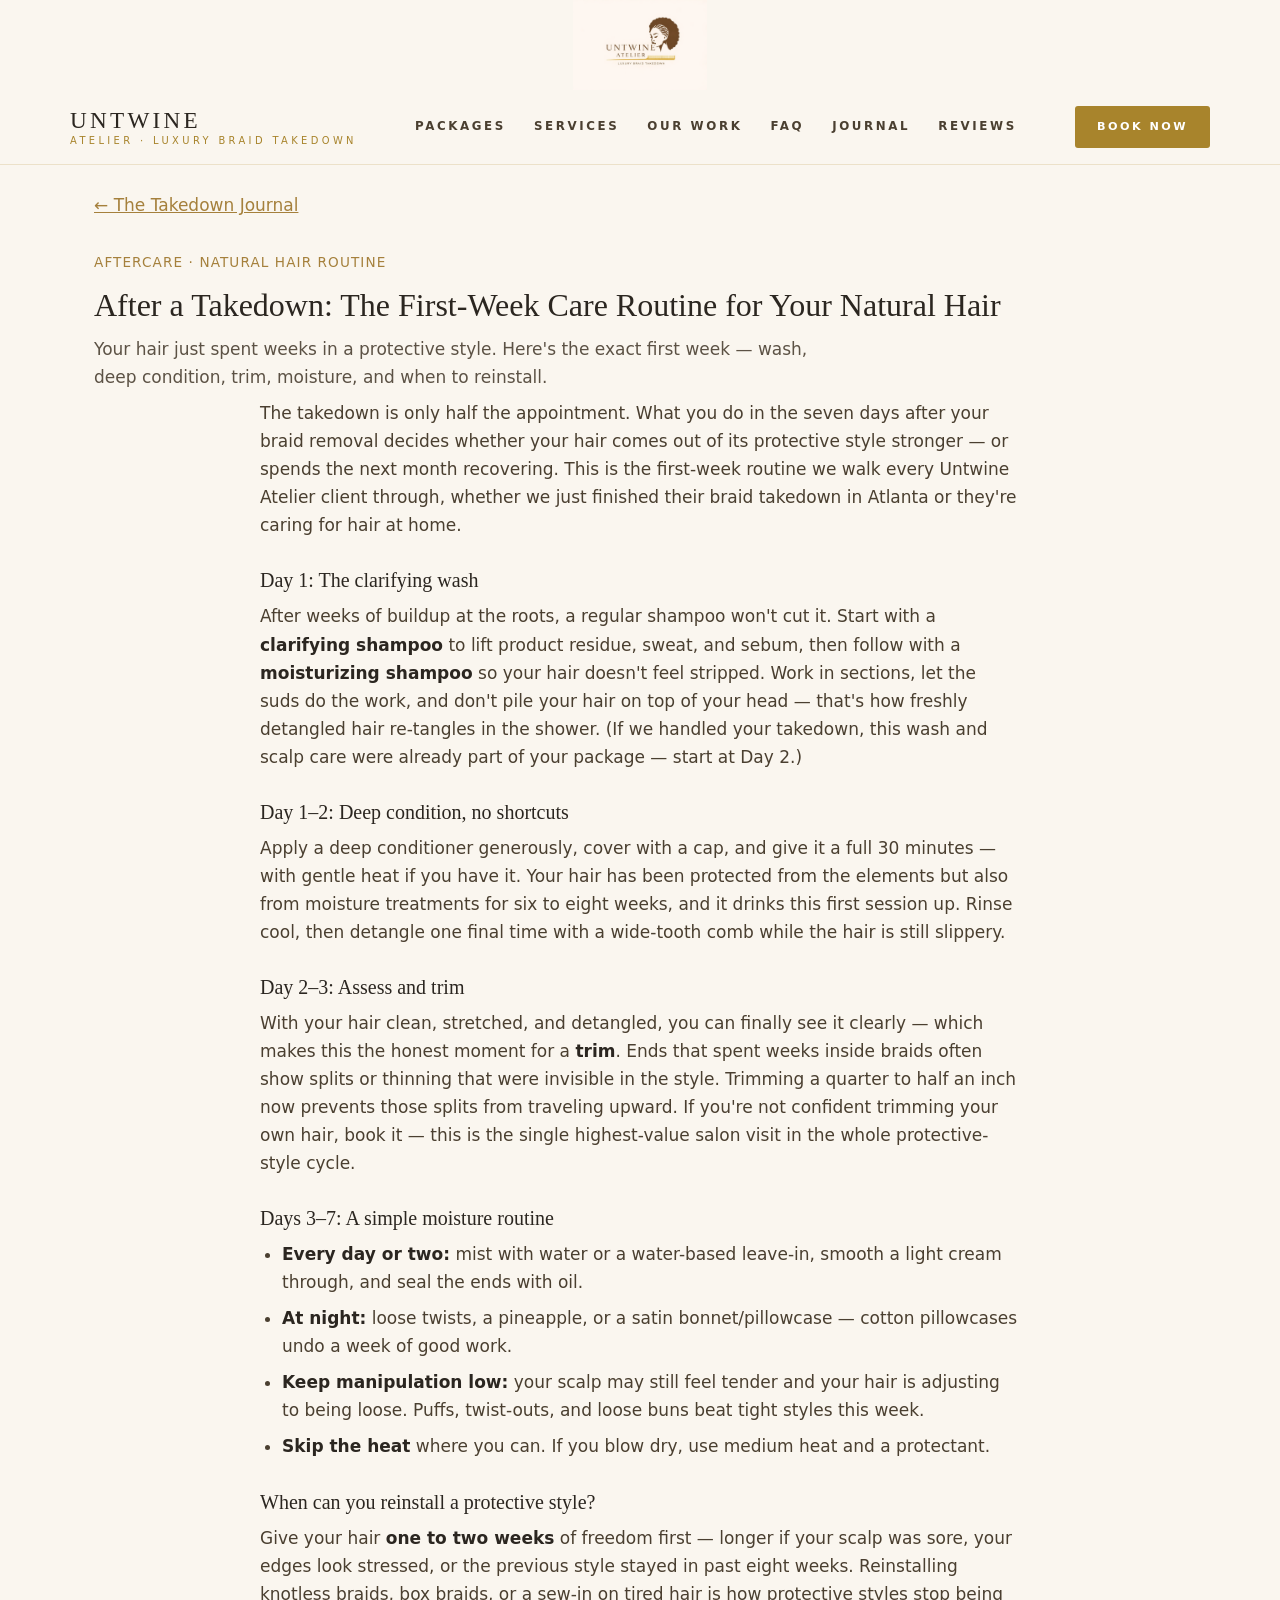
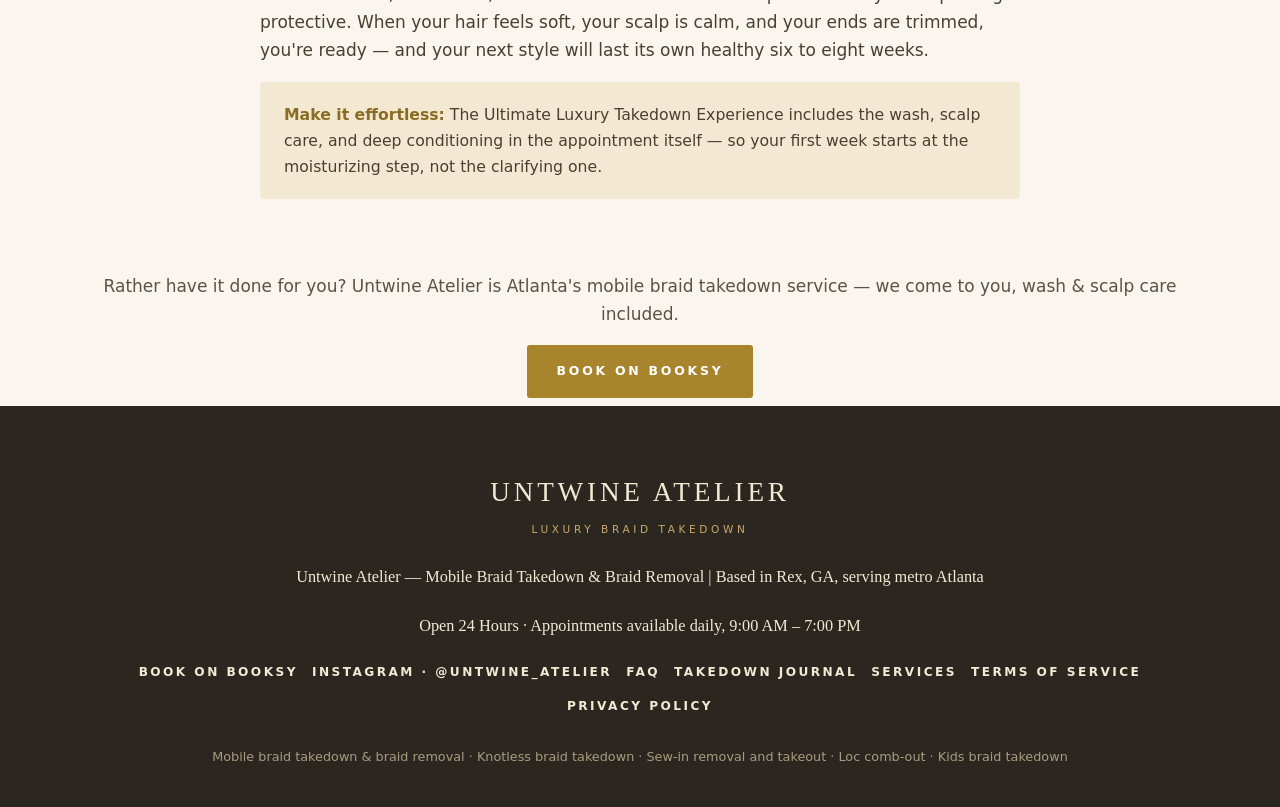
<file: after-takedown-first-week-care-routine.html>
<!DOCTYPE html>
<html lang="en">
<head>
<meta charset="UTF-8">
<meta name="viewport" content="width=device-width, initial-scale=1.0">
<title>After a Takedown: The First-Week Care Routine for Your Natural Hair | Untwine Atelier</title>
<meta name="description" content="Your hair just spent weeks in a protective style. Here's the exact first week — wash, deep condition, trim, moisture, and when to reinstall.">
<link rel="canonical" href="https://untwinehair.com/after-takedown-first-week-care-routine.html">
<meta property="og:type" content="website">
<meta property="og:title" content="After a Takedown: The First-Week Care Routine for Your Natural Hair | Untwine Atelier">
<meta property="og:description" content="Your hair just spent weeks in a protective style. Here's the exact first week — wash, deep condition, trim, moisture, and when to reinstall.">
<meta property="og:url" content="https://untwinehair.com/after-takedown-first-week-care-routine.html">
<meta property="og:image" content="https://untwinehair.com/images/before-after-takedown.jpg">
<style>
  :root{
    --bg:#faf6ef;
    --bg-alt:#f3e9d2;
    --card:#fffdf8;
    --ink:#2b2620;
    --ink-2:#4a3f30;
    --muted:#6d6355;
    --gold:#a8842c;
    --gold-dark:#8a6d22;
    --gold-soft:#c9a86a;
    --line:#e3d5b8;
    --line-soft:#ece1c9;
    --band:#2b2620;
    --band-text:#f3e9d2;
    color-scheme: light;
  }
  @media (prefers-color-scheme: dark){
    :root{
      --bg:#211c15;
      --bg-alt:#2b2419;
      --card:#2e2719;
      --ink:#f5efe2;
      --ink-2:#e8dcc2;
      --muted:#c4b694;
      --gold:#d9b45c;
      --gold-dark:#e8c876;
      --gold-soft:#c9a86a;
      --line:#55482e;
      --line-soft:#453a26;
      --band:#171310;
      --band-text:#f3e9d2;
      color-scheme: dark;
    }
  }
  *{box-sizing:border-box;}
  html{scroll-behavior:smooth;}
  body{
    margin:0;
    background:var(--bg);
    color:var(--ink);
    font-family:"Avenir Next","Segoe UI",system-ui,-apple-system,sans-serif;
    font-size:17px;
    line-height:1.65;
    -webkit-font-smoothing:antialiased;
  }
  h1,h2,h3,h4,.serif{font-family:Georgia,"Times New Roman",serif;font-weight:400;line-height:1.15;color:var(--ink);}
  em.gold{color:var(--gold);font-style:italic;}
  a{color:var(--gold-dark);}
  img{max-width:100%;display:block;}
  .wrap{max-width:1140px;margin:0 auto;padding:0 24px;}
  .narrow{max-width:820px;margin:0 auto;}
  section{padding:92px 0;}
  .alt{background:var(--bg-alt);}
  .kicker{
    text-align:center;text-transform:uppercase;letter-spacing:.28em;
    font-size:.72rem;font-weight:600;color:var(--gold);margin:0 0 18px;
  }
  .kicker.left{text-align:left;}
  .section-title{font-size:clamp(2rem,4.5vw,3.1rem);text-align:center;margin:0 0 14px;}
  .section-title.left{text-align:left;}
  .section-sub{text-align:center;color:var(--muted);max-width:640px;margin:0 auto 52px;font-size:1.02rem;}
  .rule{display:flex;align-items:center;gap:16px;justify-content:center;margin:26px auto;}
  .rule::before,.rule::after{content:"";height:1px;width:72px;background:var(--gold-soft);}
  .rule span{color:var(--gold);font-size:.8rem;}
  .rule.left{justify-content:flex-start;margin-left:0;}
  .rule.left::after{display:none;}

  /* Header */
  header.site{
    position:sticky;top:0;z-index:50;
    background:var(--bg);
    border-bottom:1px solid var(--line-soft);
  }
  .nav{display:flex;align-items:center;justify-content:space-between;gap:20px;padding:16px 0;flex-wrap:wrap;}
  .brand{text-decoration:none;line-height:1.1;}
  .brand .bname{font-family:Georgia,serif;font-size:1.45rem;letter-spacing:.14em;color:var(--ink);display:block;}
  .brand .btag{font-size:.62rem;letter-spacing:.34em;text-transform:uppercase;color:var(--gold);display:block;margin-top:3px;}
  nav.links{display:flex;gap:28px;flex-wrap:wrap;align-items:center;}
  nav.links a{
    text-decoration:none;color:var(--ink-2);font-size:.74rem;font-weight:600;
    letter-spacing:.22em;text-transform:uppercase;
  }
  nav.links a:hover{color:var(--gold);}
  .btn{
    display:inline-block;text-decoration:none;cursor:pointer;border:0;
    background:var(--gold);color:#fff !important;
    font-size:.78rem;font-weight:700;letter-spacing:.22em;text-transform:uppercase;
    padding:16px 30px;border-radius:3px;transition:background .2s ease, transform .2s ease;
    font-family:"Avenir Next","Segoe UI",system-ui,sans-serif;text-align:center;
  }
  .btn:hover{background:var(--gold-dark);}
  .btn.small{padding:12px 22px;font-size:.7rem;}
  .btn.outline{
    background:transparent;color:var(--ink) !important;
    border:1px solid var(--ink-2);
  }
  .btn.outline:hover{border-color:var(--gold);color:var(--gold-dark) !important;}
  .btn.ghost-light{background:transparent;border:1px solid var(--gold-soft);color:var(--band-text) !important;}
  .btn.ghost-light:hover{background:rgba(255,255,255,.08);}

  /* Hero */
  .hero{padding:84px 0 0;text-align:center;}
  .hero .topline{display:flex;align-items:center;gap:18px;justify-content:center;margin-bottom:30px;}
  .hero .topline::before,.hero .topline::after{content:"";height:1px;width:56px;background:var(--gold-soft);}
  .hero .topline span{text-transform:uppercase;letter-spacing:.3em;font-size:.72rem;font-weight:600;color:var(--gold);}
  .hero h1{margin:0 auto;max-width:900px;}
  .hero h1 .h1-seo{
    display:block;font-size:clamp(1.05rem,2.4vw,1.35rem);letter-spacing:.14em;
    text-transform:uppercase;color:var(--gold-dark);font-family:"Avenir Next","Segoe UI",system-ui,sans-serif;
    font-weight:700;margin-bottom:26px;line-height:1.5;
  }
  .hero h1 .h1-brand{display:block;font-size:clamp(2.9rem,8vw,5.4rem);line-height:1.06;}
  .hero h1 .h1-brand em{color:var(--gold);}
  .hero .hero-sub{
    max-width:720px;margin:8px auto 0;font-size:1.13rem;color:var(--ink-2);line-height:1.75;
  }
  .hero .hero-note{max-width:680px;margin:18px auto 0;color:var(--muted);font-size:1rem;}
  .hero .cta-row{display:flex;gap:16px;justify-content:center;flex-wrap:wrap;margin-top:38px;}
  .hero .virtues{margin-top:30px;font-size:.72rem;letter-spacing:.3em;text-transform:uppercase;color:var(--muted);}
  .hero .virtues b{color:var(--gold);font-weight:400;}
  .areas{display:flex;flex-wrap:wrap;gap:8px;justify-content:center;margin:34px auto 0;max-width:980px;padding:0 24px;}
  .areas span{
    font-size:.78rem;letter-spacing:.06em;color:var(--ink-2);
    border:1px solid var(--line);border-radius:999px;padding:6px 14px;background:var(--card);
  }
  .areas .areas-label{border:0;background:transparent;color:var(--gold);font-weight:700;text-transform:uppercase;letter-spacing:.2em;font-size:.68rem;padding:6px 4px;}
  .gallery{display:grid;grid-template-columns:repeat(3,1fr);gap:18px;margin-top:64px;}
  .gallery figure{margin:0;overflow:hidden;border-radius:4px;}
  .gallery img{width:100%;height:420px;object-fit:cover;object-position:center 22%;}
  .gallery figcaption{
    font-size:.78rem;color:var(--muted);text-align:center;padding:10px 6px 2px;font-style:italic;font-family:Georgia,serif;
  }
  .gallery-real{grid-template-columns:1fr 1fr;max-width:880px;margin-left:auto;margin-right:auto;}
  .gallery-real img{height:520px;object-position:center 18%;}
  .showcase{margin-top:22px;}
  .showcase figure{margin:0;overflow:hidden;border-radius:4px;}
  .showcase img{width:100%;height:auto;display:block;}
  .showcase figcaption{font-size:.82rem;color:var(--muted);text-align:center;padding:12px 6px 2px;font-style:italic;font-family:Georgia,serif;}

  /* Our Work gallery */
  .work-grid{display:grid;grid-template-columns:repeat(3,1fr);gap:22px;}
  .work-grid figure{margin:0;}
  .work-grid .work-frame{overflow:hidden;border-radius:4px;border:1px solid var(--line);background:var(--card);}
  .work-grid img{width:100%;height:auto;aspect-ratio:1/1;object-fit:cover;object-position:center 20%;}
  .work-grid figcaption{
    font-size:.82rem;color:var(--muted);text-align:center;padding:10px 6px 2px;font-style:italic;font-family:Georgia,serif;
  }

  /* About */
  .split{display:grid;grid-template-columns:1fr 1fr;gap:64px;align-items:start;}
  .split p{color:var(--ink-2);margin:0 0 18px;}
  .feature-list{display:grid;gap:30px;}
  .feature{display:grid;grid-template-columns:22px 1fr;gap:10px;}
  .feature .dia{color:var(--gold);font-size:.7rem;padding-top:7px;}
  .feature h3{font-size:1.22rem;margin:0 0 6px;}
  .feature p{color:var(--muted);margin:0;font-size:.98rem;}

  /* Packages */
  .pkg-grid{display:grid;grid-template-columns:repeat(3,1fr);gap:22px;}
  .pkg{
    background:var(--card);border:1px solid var(--line);border-radius:4px;
    padding:38px 30px;display:flex;flex-direction:column;position:relative;
  }
  .pkg.featured{border:2px solid var(--gold);}
  .pkg .pkg-tag{
    position:absolute;top:-13px;left:50%;transform:translateX(-50%);
    background:var(--gold);color:#fff;font-size:.64rem;font-weight:700;
    letter-spacing:.22em;text-transform:uppercase;padding:6px 16px;border-radius:999px;white-space:nowrap;
  }
  .pkg h3{font-size:1.5rem;margin:0 0 8px;text-align:center;}
  .pkg .pkg-price{font-family:Georgia,serif;font-size:2.3rem;color:var(--gold-dark);text-align:center;margin:6px 0 2px;}
  .pkg .pkg-time{text-align:center;color:var(--muted);font-size:.85rem;letter-spacing:.12em;text-transform:uppercase;margin-bottom:18px;}
  .pkg ul{list-style:none;margin:0 0 26px;padding:0;flex:1;}
  .pkg li{padding:9px 0 9px 24px;position:relative;color:var(--ink-2);font-size:.97rem;border-bottom:1px solid var(--line-soft);}
  .pkg li:last-child{border-bottom:0;}
  .pkg li::before{content:"◆";position:absolute;left:2px;color:var(--gold);font-size:.55rem;top:16px;}
  .pkg .btn{align-self:stretch;}

  /* Services */
  .svc-grid{display:grid;grid-template-columns:repeat(2,1fr);gap:20px;}
  .svc{
    background:var(--card);border:1px solid var(--line-soft);border-radius:4px;
    padding:28px;display:grid;grid-template-columns:52px 1fr;gap:6px 18px;
  }
  .svc .num{font-family:Georgia,serif;font-size:1.5rem;color:var(--gold);grid-row:span 3;padding-top:2px;}
  .svc h3{font-size:1.28rem;margin:0;}
  .svc p{color:var(--muted);margin:0;font-size:.96rem;}
  .svc .svc-foot{display:flex;align-items:center;justify-content:space-between;gap:14px;flex-wrap:wrap;margin-top:6px;}
  .svc .price{font-family:Georgia,serif;font-size:1.35rem;color:var(--ink);}
  .svc .price small{display:block;font-family:"Avenir Next",sans-serif;font-size:.72rem;color:var(--muted);letter-spacing:.04em;}
  .book-link{
    color:var(--gold-dark);text-decoration:none;font-size:.74rem;font-weight:700;
    letter-spacing:.18em;text-transform:uppercase;white-space:nowrap;
  }
  .book-link:hover{text-decoration:underline;}
  .badge{
    display:inline-block;background:var(--bg-alt);color:var(--gold-dark);
    font-size:.64rem;font-weight:700;letter-spacing:.16em;text-transform:uppercase;
    padding:4px 10px;border-radius:999px;margin-left:8px;vertical-align:middle;
  }
  @media (prefers-color-scheme: dark){ .badge{background:#453a26;} }

  /* Add-ons */
  .addons{display:grid;grid-template-columns:1fr 1fr 1fr;gap:20px;align-items:stretch;}
  .addon{
    border:1px dashed var(--gold-soft);border-radius:4px;padding:28px;text-align:center;background:var(--card);
  }
  .addon h3{font-size:1.2rem;margin:0 0 8px;}
  .addon p{color:var(--muted);margin:0 0 12px;font-size:.95rem;}
  .addon .price{font-family:Georgia,serif;font-size:1.6rem;color:var(--gold-dark);}
  .addon.note{border-style:solid;border-color:var(--gold);display:flex;flex-direction:column;justify-content:center;}
  .addon.note .big{font-family:Georgia,serif;font-size:1.5rem;color:var(--ink);margin:0 0 6px;}

  /* Steps */
  .steps{display:grid;grid-template-columns:repeat(3,1fr);gap:36px;position:relative;}
  .steps::before{
    content:"";position:absolute;top:37px;left:18%;right:18%;height:1px;background:var(--gold-soft);
  }
  .step{text-align:center;position:relative;padding:0 8px;}
  .step .circle{
    width:74px;height:74px;border:1px solid var(--gold-soft);border-radius:50%;
    display:flex;align-items:center;justify-content:center;margin:0 auto 22px;
    background:var(--bg-alt);font-family:Georgia,serif;font-size:1.15rem;color:var(--gold-dark);position:relative;z-index:1;
  }
  .alt .step .circle{background:var(--bg);}
  .step h3{font-size:1.35rem;margin:0 0 10px;}
  .step p{color:var(--muted);margin:0;font-size:.97rem;}

  /* Why */
  .why-grid{display:grid;grid-template-columns:repeat(2,1fr);gap:20px;}
  .why{background:var(--card);border:1px solid var(--line-soft);border-radius:4px;padding:30px;}
  .why .rn{font-family:Georgia,serif;font-style:italic;color:var(--gold);font-size:1.05rem;letter-spacing:.2em;}
  .why h3{font-size:1.3rem;margin:8px 0 8px;}
  .why p{color:var(--muted);margin:0;font-size:.97rem;}

  /* Prep & aftercare */
  .prep{display:grid;grid-template-columns:1fr 1fr;gap:22px;}
  .prep-card{background:var(--card);border:1px solid var(--line);border-radius:4px;padding:34px;}
  .prep-card h3{font-size:1.45rem;margin:0 0 6px;}
  .prep-card .sub{color:var(--gold-dark);font-size:.74rem;font-weight:700;letter-spacing:.22em;text-transform:uppercase;margin:0 0 18px;}
  .prep-card ul{margin:0;padding:0;list-style:none;}
  .prep-card li{padding:8px 0 8px 26px;position:relative;color:var(--ink-2);font-size:.98rem;border-bottom:1px solid var(--line-soft);}
  .prep-card li:last-child{border-bottom:0;}
  .prep-card li::before{content:"✦";position:absolute;left:2px;color:var(--gold);font-size:.7rem;top:13px;}

  /* FAQ */
  details.faq{
    background:var(--card);border:1px solid var(--line-soft);border-radius:4px;margin-bottom:12px;
  }
  details.faq summary{
    cursor:pointer;list-style:none;padding:22px 26px;font-family:Georgia,serif;
    font-size:1.14rem;color:var(--ink);display:flex;justify-content:space-between;gap:16px;align-items:center;
  }
  details.faq summary::-webkit-details-marker{display:none;}
  details.faq summary .plus{color:var(--gold);font-size:1.3rem;line-height:1;flex:none;font-family:"Avenir Next",sans-serif;}
  details.faq[open ] summary .plus{transform:rotate(45deg);}
  details.faq summary .plus{transition:transform .2s ease;}
  details.faq .faq-body{padding:0 26px 24px;color:var(--ink-2);font-size:.99rem;}
  details.faq .faq-body p{margin:0;}

  /* Journal */
  .journal-list{display:grid;gap:16px;}
  .article-item{background:var(--card);border:1px solid var(--line-soft);border-radius:4px;overflow:hidden;}
  .article-head{
    width:100%;background:none;border:0;cursor:pointer;text-align:left;
    padding:28px 30px;display:grid;grid-template-columns:1fr auto;gap:8px 20px;align-items:center;
    font-family:inherit;color:var(--ink);
  }
  .article-head .a-kicker{grid-column:1;font-size:.66rem;font-weight:700;letter-spacing:.24em;text-transform:uppercase;color:var(--gold);}
  .article-head h3{grid-column:1;font-size:clamp(1.25rem,2.6vw,1.6rem);margin:0;}
  .article-head .a-teaser{grid-column:1;color:var(--muted);font-size:.97rem;margin:0;max-width:640px;}
  .article-head .a-cta{
    grid-column:2;grid-row:1 / span 3;align-self:center;font-size:.72rem;font-weight:700;letter-spacing:.18em;
    text-transform:uppercase;color:var(--gold-dark);border:1px solid var(--gold-soft);
    padding:11px 18px;border-radius:3px;white-space:nowrap;background:transparent;
  }
  .article-head:hover .a-cta{background:var(--bg-alt);}
  .article-body{display:none;border-top:1px solid var(--line-soft);padding:36px 30px 10px;}
  .article-item.open .article-body{display:block;}
  .article-body .prose{max-width:760px;}
  .prose p{color:var(--ink-2);margin:0 0 18px;}
  .prose h4{font-size:1.25rem;margin:30px 0 10px;}
  .prose h4:first-child{margin-top:0;}
  .prose ul,.prose ol{color:var(--ink-2);margin:0 0 18px;padding-left:22px;}
  .prose li{margin-bottom:8px;}
  .prose strong{color:var(--ink);}
  .prose .callout{
    background:var(--bg-alt);border-radius:4px;padding:20px 24px;margin:0 0 22px;color:var(--ink-2);font-size:.98rem;
  }
  .prose .callout strong{color:var(--gold-dark);}
  table.compare{width:100%;border-collapse:collapse;margin:6px 0 24px;font-size:.95rem;}
  table.compare th,table.compare td{border:1px solid var(--line);padding:12px 14px;text-align:left;vertical-align:top;}
  table.compare th{background:var(--bg-alt);font-family:Georgia,serif;font-weight:400;color:var(--ink);}
  table.compare td{color:var(--ink-2);}

  /* Testimonials */
  .t-grid{display:grid;grid-template-columns:repeat(3,1fr);gap:20px;}
  .t-card{background:var(--card);border:1px solid var(--line-soft);border-radius:4px;padding:32px;display:flex;flex-direction:column;}
  .t-card .stars{color:var(--gold);letter-spacing:.3em;margin-bottom:16px;font-size:.9rem;}
  .t-card blockquote{margin:0 0 22px;font-family:Georgia,serif;font-style:italic;font-size:1.05rem;line-height:1.6;color:var(--ink-2);flex:1;}
  .t-card .who{display:flex;gap:14px;align-items:center;}
  .t-card .avatar{
    width:44px;height:44px;border-radius:50%;background:var(--bg-alt);color:var(--gold-dark);
    display:flex;align-items:center;justify-content:center;font-family:Georgia,serif;font-size:1.05rem;flex:none;
    border:1px solid var(--line);
  }
  .t-card .who b{display:block;font-size:.95rem;color:var(--ink);}
  .t-card .who span{font-size:.82rem;color:var(--muted);}

  /* Policies + CTA + footer */
  .policies{background:var(--band);color:var(--band-text);padding:44px 0;text-align:center;}
  .policies .p-kicker{color:var(--gold-soft);text-transform:uppercase;letter-spacing:.28em;font-size:.68rem;font-weight:700;margin:0 0 12px;}
  .policies p.stmt{font-family:Georgia,serif;font-size:clamp(1.05rem,2.4vw,1.3rem);margin:0 auto;max-width:820px;line-height:1.6;}
  .final-cta{text-align:center;}
  .final-cta h2{font-size:clamp(2.1rem,5vw,3.4rem);margin:0 0 14px;}
  .final-cta p{color:var(--muted);max-width:600px;margin:0 auto 34px;}
  footer.site{background:var(--band);color:var(--band-text);padding:64px 0 40px;}
  footer.site .f-brand{font-family:Georgia,serif;font-size:1.7rem;letter-spacing:.14em;text-align:center;margin:0;}
  footer.site .f-tag{text-align:center;color:var(--gold-soft);font-size:.66rem;letter-spacing:.34em;text-transform:uppercase;margin:6px 0 26px;}
  footer.site .f-line{text-align:center;font-family:Georgia,serif;font-size:1.02rem;margin:0 auto 22px;max-width:720px;color:var(--band-text);}
  footer.site .f-links{display:flex;gap:14px;justify-content:center;flex-wrap:wrap;margin-bottom:30px;}
  footer.site .f-links a{color:var(--band-text);text-decoration:none;font-size:.76rem;font-weight:700;letter-spacing:.2em;text-transform:uppercase;}
  footer.site .f-links a:hover{color:var(--gold-soft);}
  footer.site .f-small{text-align:center;color:#a99c7d;font-size:.8rem;margin:0;}
  @media (prefers-color-scheme: dark){ footer.site .f-small{color:#8d8168;} }
  .sample-note{
    text-align:center;font-size:.78rem;color:var(--muted);padding:14px 20px;
    border-bottom:1px solid var(--line-soft);background:var(--bg-alt);
  }

  /* Legal pages */
  .legal-view{display:none;padding:72px 0 84px;}
  .legal-view.active{display:block;}
  .legal-wrap{max-width:820px;margin:0 auto;padding:0 24px;}
  .legal-back{display:inline-block;margin-bottom:32px;color:var(--gold-dark);text-decoration:none;font-size:.74rem;font-weight:700;letter-spacing:.2em;text-transform:uppercase;}
  .legal-back:hover{text-decoration:underline;}
  .legal-view h1{font-size:clamp(2.1rem,5vw,3rem);margin:0 0 10px;text-align:left;}
  .legal-effective{color:var(--gold-dark);font-weight:700;margin:0 0 28px;font-size:.98rem;}
  .legal-prose p{color:var(--ink-2);margin:0 0 18px;line-height:1.75;}
  .legal-prose h2{font-size:1.55rem;margin:38px 0 14px;color:var(--ink);border-bottom:1px solid var(--line-soft);padding-bottom:10px;}
  .legal-prose h3{font-size:1.22rem;margin:26px 0 10px;color:var(--ink);}
  .legal-prose ul{color:var(--ink-2);margin:0 0 20px;padding-left:22px;line-height:1.7;}
  .legal-prose li{margin-bottom:9px;}
  .legal-prose strong{color:var(--ink);}
  .legal-prose a{color:var(--gold-dark);}
  .legal-note{margin-top:40px;padding-top:22px;border-top:1px solid var(--line);color:var(--muted);font-size:.9rem;font-style:italic;}
  .legal-crosslinks{display:flex;gap:14px;flex-wrap:wrap;margin-top:36px;}
  main.hidden-view{display:none;}

  @media (max-width: 900px){
    section{padding:64px 0;}
    .split,.prep,.why-grid,.svc-grid{grid-template-columns:1fr;gap:36px;}
    .pkg-grid,.t-grid,.addons,.steps{grid-template-columns:1fr;}
    .steps::before{display:none;}
    .work-grid{grid-template-columns:repeat(2,1fr);gap:14px;}
    .gallery{grid-template-columns:1fr;gap:14px;}
    .gallery img{height:340px;}
    .gallery-real img{height:440px;}
    .gallery figure:nth-child(n+3){display:none;}
    .gallery-real figure:nth-child(n+3){display:block;}
    nav.links{gap:18px;}
    .nav{justify-content:center;text-align:center;}
    .article-head{grid-template-columns:1fr;}
    .article-head .a-cta{grid-column:1;grid-row:auto;justify-self:start;margin-top:6px;}
    table.compare thead{display:none;}
    table.compare,table.compare tbody,table.compare tr,table.compare td{display:block;width:100%;}
    table.compare tr{margin-bottom:14px;border:1px solid var(--line);border-radius:4px;overflow:hidden;}
    table.compare td{border:0;border-bottom:1px solid var(--line-soft);}
    table.compare td:last-child{border-bottom:0;}
    table.compare td::before{
      content:attr(data-label);display:block;font-size:.66rem;font-weight:700;
      letter-spacing:.18em;text-transform:uppercase;color:var(--gold);margin-bottom:4px;
    }
    table.compare td.rowhead{background:var(--bg-alt);font-family:Georgia,serif;color:var(--ink);font-size:1.05rem;}
    table.compare td.rowhead::before{display:none;}
  }
  @media (prefers-reduced-motion: reduce){
    html{scroll-behavior:auto;}
    *{transition:none !important;}
  }
</style>
<style>
.page-hero{padding:56px 0 8px;text-align:center}
.page-hero h1{font-size:2.2rem;line-height:1.15;margin:.2em 0 .35em}
.page-hero .lede{max-width:720px;margin:0 auto;color:#5c5245}
.jcard{display:block;background:#fffaf4;border:1px solid #e8dcc8;border-radius:14px;padding:22px 24px;margin:0 0 18px;text-decoration:none;color:inherit}
.jcard:hover{border-color:#c9a86a}
.jcard h3{margin:.25em 0 .35em}
.jcard .a-kicker{color:#a5803c;font-size:.8rem;letter-spacing:.06em;text-transform:uppercase}
.jcard .a-teaser{color:#5c5245;margin:0}
.jcard .a-cta{color:#a5803c;font-weight:600}
.cta-band{text-align:center;padding:34px 0 8px}
.back-link{display:inline-block;margin:26px 0 0;color:#a5803c}
article.post .prose{max-width:760px;margin:0 auto}
</style>

</head>
<body>
<header class="site"><div style="text-align:center;width:100%"><a href="/"><img src="images/logo.png" width="640" height="427" alt="Untwine Atelier – Luxury Braid Takedown" style="display:block;margin:0 auto;max-height:90px;width:auto"></a></div>
  <div class="wrap nav">
    <a class="brand" href="/" aria-label="Untwine Atelier — home">
      <span class="bname">UNTWINE</span>
      <span class="btag">Atelier · Luxury Braid Takedown</span>
    </a>
    <nav class="links" aria-label="Main">
      <a href="/#packages">Packages</a>
      <a href="services.html">Services</a>
      <a href="/#work">Our Work</a>
      <a href="faq.html">FAQ</a>
      <a href="journal.html" aria-current="page">Journal</a>
      <a href="/#reviews">Reviews</a>
    </nav>
    <a class="btn small" href="https://booksy.com/en-us/1729557_untwine-atelier-luxury-braid-takedown_hair-salon_16238_jonesboro#ba_s=seo" target="_blank" rel="noopener">Book Now</a>
  </div>
</header>
<main>

<div class="wrap"><article class="post">
<a class="back-link" href="journal.html">← The Takedown Journal</a>
<div class="page-hero" style="text-align:left;padding-top:18px">
<p style="color:#a5803c;letter-spacing:.08em;text-transform:uppercase;font-size:.85rem">Aftercare · Natural Hair Routine</p>
<h1 style="font-size:2rem">After a Takedown: The First-Week Care Routine for Your Natural Hair</h1>
<p class="lede" style="margin:0">Your hair just spent weeks in a protective style. Here's the exact first week — wash, deep condition, trim, moisture, and when to reinstall.</p>
</div>
<div class="prose">
<p>The takedown is only half the appointment. What you do in the seven days after your braid removal decides whether your hair comes out of its protective style stronger — or spends the next month recovering. This is the first-week routine we walk every Untwine Atelier client through, whether we just finished their braid takedown in Atlanta or they're caring for hair at home.</p>
<h4>Day 1: The clarifying wash</h4>
<p>After weeks of buildup at the roots, a regular shampoo won't cut it. Start with a <strong>clarifying shampoo</strong> to lift product residue, sweat, and sebum, then follow with a <strong>moisturizing shampoo</strong> so your hair doesn't feel stripped. Work in sections, let the suds do the work, and don't pile your hair on top of your head — that's how freshly detangled hair re-tangles in the shower. (If we handled your takedown, this wash and scalp care were already part of your package — start at Day 2.)</p>
<h4>Day 1–2: Deep condition, no shortcuts</h4>
<p>Apply a deep conditioner generously, cover with a cap, and give it a full 30 minutes — with gentle heat if you have it. Your hair has been protected from the elements but also from moisture treatments for six to eight weeks, and it drinks this first session up. Rinse cool, then detangle one final time with a wide-tooth comb while the hair is still slippery.</p>
<h4>Day 2–3: Assess and trim</h4>
<p>With your hair clean, stretched, and detangled, you can finally see it clearly — which makes this the honest moment for a <strong>trim</strong>. Ends that spent weeks inside braids often show splits or thinning that were invisible in the style. Trimming a quarter to half an inch now prevents those splits from traveling upward. If you're not confident trimming your own hair, book it — this is the single highest-value salon visit in the whole protective-style cycle.</p>
<h4>Days 3–7: A simple moisture routine</h4>
<ul>
<li><strong>Every day or two:</strong> mist with water or a water-based leave-in, smooth a light cream through, and seal the ends with oil.</li>
<li><strong>At night:</strong> loose twists, a pineapple, or a satin bonnet/pillowcase — cotton pillowcases undo a week of good work.</li>
<li><strong>Keep manipulation low:</strong> your scalp may still feel tender and your hair is adjusting to being loose. Puffs, twist-outs, and loose buns beat tight styles this week.</li>
<li><strong>Skip the heat</strong> where you can. If you blow dry, use medium heat and a protectant.</li>
</ul>
<h4>When can you reinstall a protective style?</h4>
<p>Give your hair <strong>one to two weeks</strong> of freedom first — longer if your scalp was sore, your edges look stressed, or the previous style stayed in past eight weeks. Reinstalling knotless braids, box braids, or a sew-in on tired hair is how protective styles stop being protective. When your hair feels soft, your scalp is calm, and your ends are trimmed, you're ready — and your next style will last its own healthy six to eight weeks.</p>
<div class="callout"><strong>Make it effortless:</strong> The Ultimate Luxury Takedown Experience includes the wash, scalp care, and deep conditioning in the appointment itself — so your first week starts at the moisturizing step, not the clarifying one.</div>
</div>
<div class="cta-band">
<p style="color:#5c5245">Rather have it done for you? Untwine Atelier is Atlanta's mobile braid takedown service — we come to you, wash &amp; scalp care included.</p>
<a class="btn" href="https://booksy.com/en-us/1729557_untwine-atelier-luxury-braid-takedown_hair-salon_16238_jonesboro" target="_blank" rel="noopener">Book on Booksy</a>
</div>
</article></div>
</main>
<footer class="site">
<div class="wrap">
<p class="f-brand">UNTWINE ATELIER</p>
<p class="f-tag">Luxury Braid Takedown</p>
<p class="f-line">Untwine Atelier — Mobile Braid Takedown &amp; Braid Removal | Based in Rex, GA, serving metro Atlanta</p>
<p class="f-line">Open 24 Hours &middot; Appointments available daily, 9:00 AM &ndash; 7:00 PM</p>
<div class="f-links">
<a href="https://booksy.com/en-us/1729557_untwine-atelier-luxury-braid-takedown_hair-salon_16238_jonesboro#ba_s=seo" rel="noopener" target="_blank">Book on Booksy</a>
<a href="https://www.instagram.com/untwine_atelier" rel="noopener" target="_blank">Instagram · @untwine_atelier</a>
<a href="faq.html">FAQ</a>
<a href="journal.html">Takedown Journal</a>
<a href="services.html">Services</a>
<a href="#terms">Terms of Service</a>
<a href="#privacy">Privacy Policy</a>
</div>
<p class="f-small">Mobile braid takedown &amp; braid removal · Knotless braid takedown · Sew-in removal and takeout · Loc comb-out · Kids braid takedown</p>
</div>
</footer>
</body>
</html>
</file>
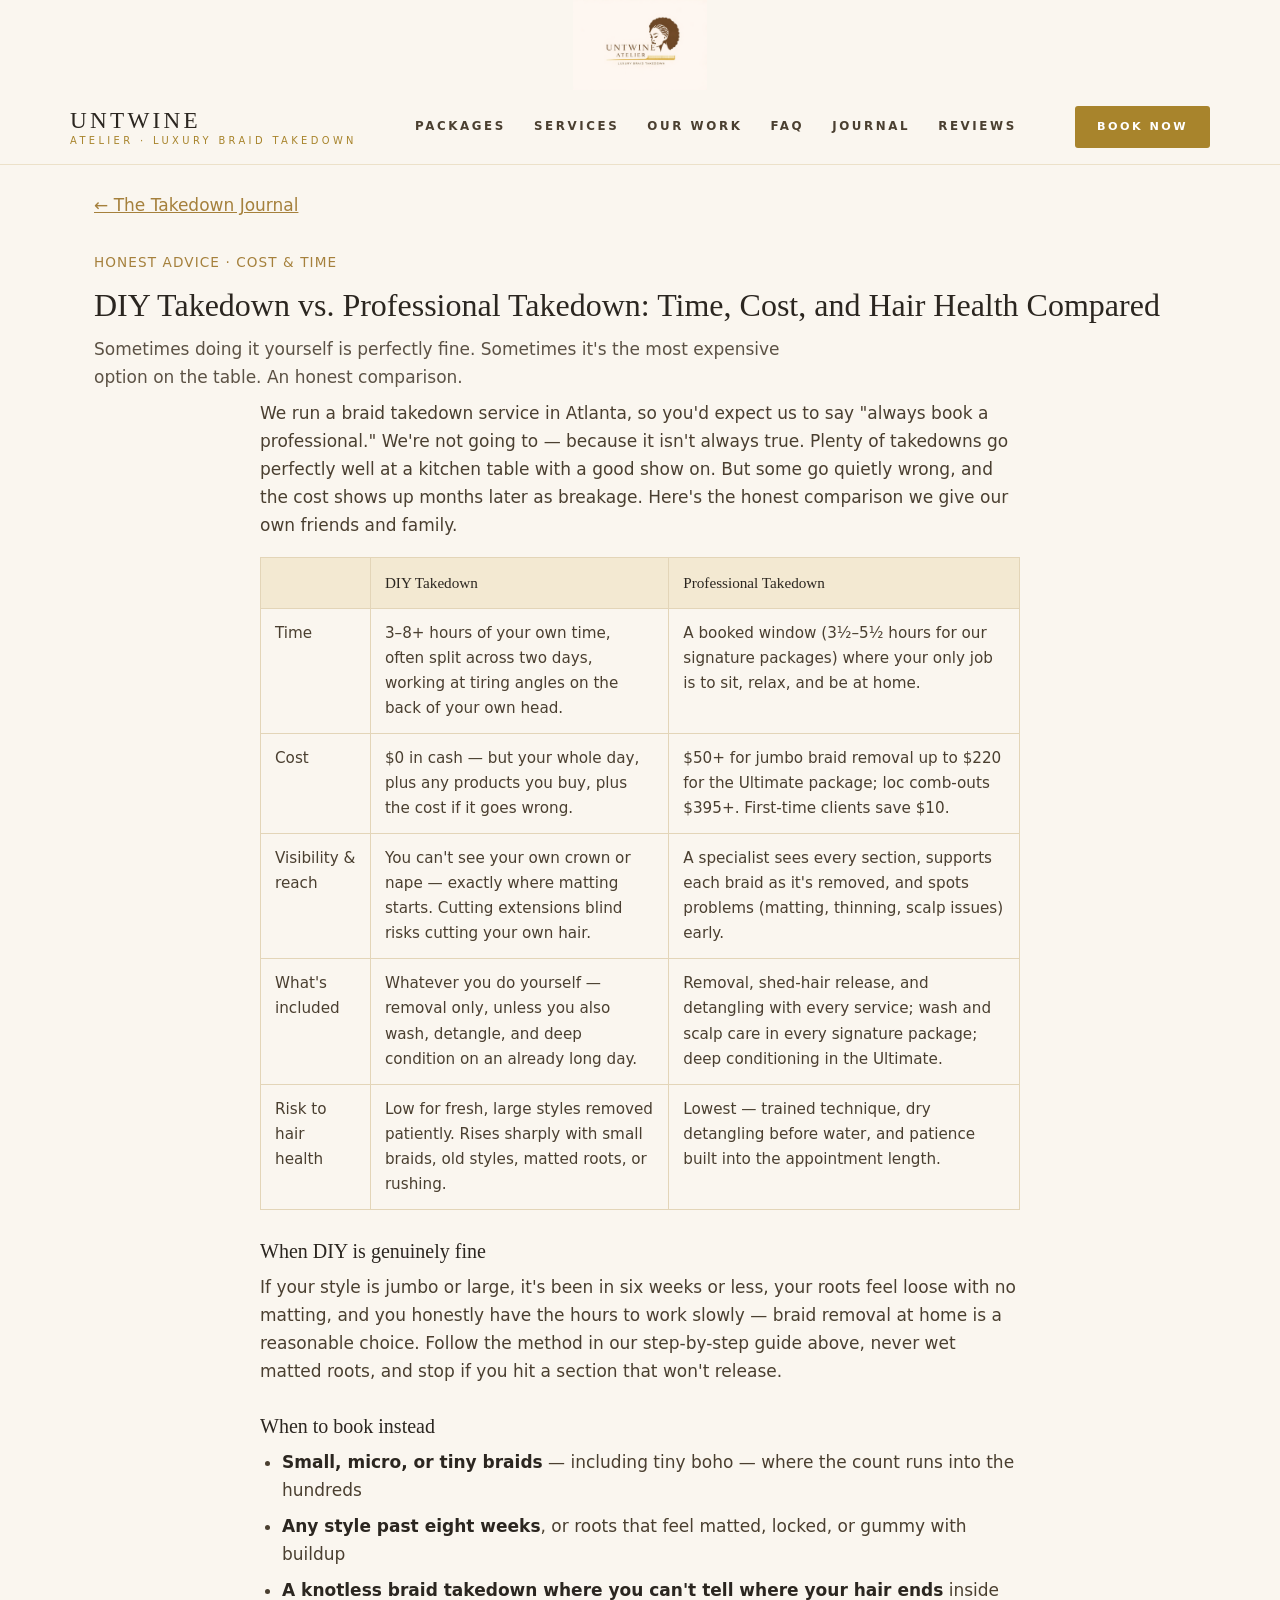
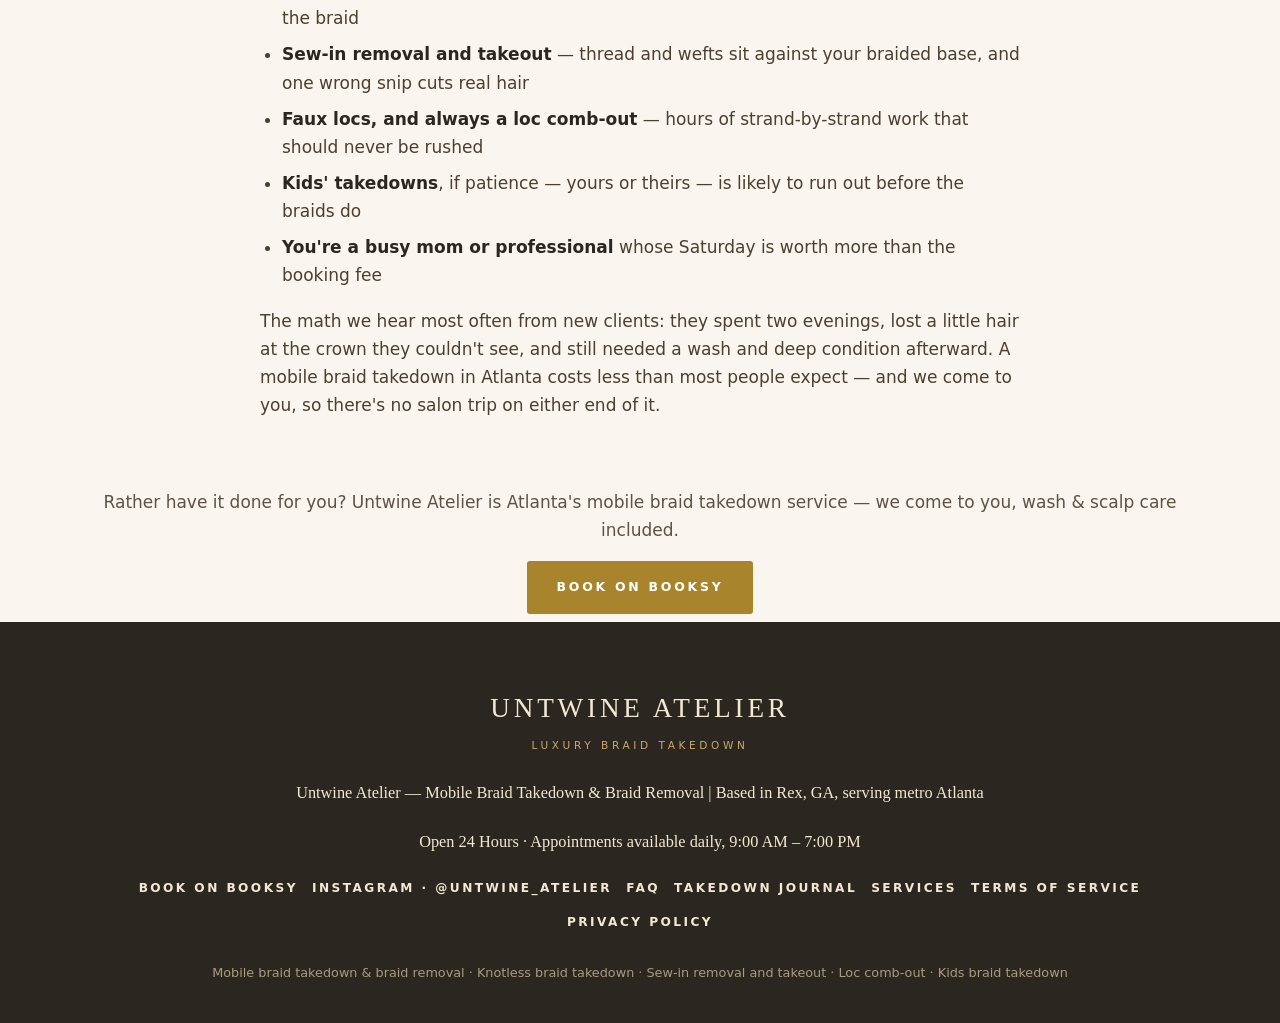
<file: diy-vs-professional-braid-takedown.html>
<!DOCTYPE html>
<html lang="en">
<head>
<meta charset="UTF-8">
<meta name="viewport" content="width=device-width, initial-scale=1.0">
<title>DIY Takedown vs. Professional Takedown: Time, Cost, and Hair Health Compared | Untwine Atelier</title>
<meta name="description" content="Sometimes doing it yourself is perfectly fine. Sometimes it's the most expensive option on the table. An honest comparison.">
<link rel="canonical" href="https://untwinehair.com/diy-vs-professional-braid-takedown.html">
<meta property="og:type" content="website">
<meta property="og:title" content="DIY Takedown vs. Professional Takedown: Time, Cost, and Hair Health Compared | Untwine Atelier">
<meta property="og:description" content="Sometimes doing it yourself is perfectly fine. Sometimes it's the most expensive option on the table. An honest comparison.">
<meta property="og:url" content="https://untwinehair.com/diy-vs-professional-braid-takedown.html">
<meta property="og:image" content="https://untwinehair.com/images/before-after-takedown.jpg">
<style>
  :root{
    --bg:#faf6ef;
    --bg-alt:#f3e9d2;
    --card:#fffdf8;
    --ink:#2b2620;
    --ink-2:#4a3f30;
    --muted:#6d6355;
    --gold:#a8842c;
    --gold-dark:#8a6d22;
    --gold-soft:#c9a86a;
    --line:#e3d5b8;
    --line-soft:#ece1c9;
    --band:#2b2620;
    --band-text:#f3e9d2;
    color-scheme: light;
  }
  @media (prefers-color-scheme: dark){
    :root{
      --bg:#211c15;
      --bg-alt:#2b2419;
      --card:#2e2719;
      --ink:#f5efe2;
      --ink-2:#e8dcc2;
      --muted:#c4b694;
      --gold:#d9b45c;
      --gold-dark:#e8c876;
      --gold-soft:#c9a86a;
      --line:#55482e;
      --line-soft:#453a26;
      --band:#171310;
      --band-text:#f3e9d2;
      color-scheme: dark;
    }
  }
  *{box-sizing:border-box;}
  html{scroll-behavior:smooth;}
  body{
    margin:0;
    background:var(--bg);
    color:var(--ink);
    font-family:"Avenir Next","Segoe UI",system-ui,-apple-system,sans-serif;
    font-size:17px;
    line-height:1.65;
    -webkit-font-smoothing:antialiased;
  }
  h1,h2,h3,h4,.serif{font-family:Georgia,"Times New Roman",serif;font-weight:400;line-height:1.15;color:var(--ink);}
  em.gold{color:var(--gold);font-style:italic;}
  a{color:var(--gold-dark);}
  img{max-width:100%;display:block;}
  .wrap{max-width:1140px;margin:0 auto;padding:0 24px;}
  .narrow{max-width:820px;margin:0 auto;}
  section{padding:92px 0;}
  .alt{background:var(--bg-alt);}
  .kicker{
    text-align:center;text-transform:uppercase;letter-spacing:.28em;
    font-size:.72rem;font-weight:600;color:var(--gold);margin:0 0 18px;
  }
  .kicker.left{text-align:left;}
  .section-title{font-size:clamp(2rem,4.5vw,3.1rem);text-align:center;margin:0 0 14px;}
  .section-title.left{text-align:left;}
  .section-sub{text-align:center;color:var(--muted);max-width:640px;margin:0 auto 52px;font-size:1.02rem;}
  .rule{display:flex;align-items:center;gap:16px;justify-content:center;margin:26px auto;}
  .rule::before,.rule::after{content:"";height:1px;width:72px;background:var(--gold-soft);}
  .rule span{color:var(--gold);font-size:.8rem;}
  .rule.left{justify-content:flex-start;margin-left:0;}
  .rule.left::after{display:none;}

  /* Header */
  header.site{
    position:sticky;top:0;z-index:50;
    background:var(--bg);
    border-bottom:1px solid var(--line-soft);
  }
  .nav{display:flex;align-items:center;justify-content:space-between;gap:20px;padding:16px 0;flex-wrap:wrap;}
  .brand{text-decoration:none;line-height:1.1;}
  .brand .bname{font-family:Georgia,serif;font-size:1.45rem;letter-spacing:.14em;color:var(--ink);display:block;}
  .brand .btag{font-size:.62rem;letter-spacing:.34em;text-transform:uppercase;color:var(--gold);display:block;margin-top:3px;}
  nav.links{display:flex;gap:28px;flex-wrap:wrap;align-items:center;}
  nav.links a{
    text-decoration:none;color:var(--ink-2);font-size:.74rem;font-weight:600;
    letter-spacing:.22em;text-transform:uppercase;
  }
  nav.links a:hover{color:var(--gold);}
  .btn{
    display:inline-block;text-decoration:none;cursor:pointer;border:0;
    background:var(--gold);color:#fff !important;
    font-size:.78rem;font-weight:700;letter-spacing:.22em;text-transform:uppercase;
    padding:16px 30px;border-radius:3px;transition:background .2s ease, transform .2s ease;
    font-family:"Avenir Next","Segoe UI",system-ui,sans-serif;text-align:center;
  }
  .btn:hover{background:var(--gold-dark);}
  .btn.small{padding:12px 22px;font-size:.7rem;}
  .btn.outline{
    background:transparent;color:var(--ink) !important;
    border:1px solid var(--ink-2);
  }
  .btn.outline:hover{border-color:var(--gold);color:var(--gold-dark) !important;}
  .btn.ghost-light{background:transparent;border:1px solid var(--gold-soft);color:var(--band-text) !important;}
  .btn.ghost-light:hover{background:rgba(255,255,255,.08);}

  /* Hero */
  .hero{padding:84px 0 0;text-align:center;}
  .hero .topline{display:flex;align-items:center;gap:18px;justify-content:center;margin-bottom:30px;}
  .hero .topline::before,.hero .topline::after{content:"";height:1px;width:56px;background:var(--gold-soft);}
  .hero .topline span{text-transform:uppercase;letter-spacing:.3em;font-size:.72rem;font-weight:600;color:var(--gold);}
  .hero h1{margin:0 auto;max-width:900px;}
  .hero h1 .h1-seo{
    display:block;font-size:clamp(1.05rem,2.4vw,1.35rem);letter-spacing:.14em;
    text-transform:uppercase;color:var(--gold-dark);font-family:"Avenir Next","Segoe UI",system-ui,sans-serif;
    font-weight:700;margin-bottom:26px;line-height:1.5;
  }
  .hero h1 .h1-brand{display:block;font-size:clamp(2.9rem,8vw,5.4rem);line-height:1.06;}
  .hero h1 .h1-brand em{color:var(--gold);}
  .hero .hero-sub{
    max-width:720px;margin:8px auto 0;font-size:1.13rem;color:var(--ink-2);line-height:1.75;
  }
  .hero .hero-note{max-width:680px;margin:18px auto 0;color:var(--muted);font-size:1rem;}
  .hero .cta-row{display:flex;gap:16px;justify-content:center;flex-wrap:wrap;margin-top:38px;}
  .hero .virtues{margin-top:30px;font-size:.72rem;letter-spacing:.3em;text-transform:uppercase;color:var(--muted);}
  .hero .virtues b{color:var(--gold);font-weight:400;}
  .areas{display:flex;flex-wrap:wrap;gap:8px;justify-content:center;margin:34px auto 0;max-width:980px;padding:0 24px;}
  .areas span{
    font-size:.78rem;letter-spacing:.06em;color:var(--ink-2);
    border:1px solid var(--line);border-radius:999px;padding:6px 14px;background:var(--card);
  }
  .areas .areas-label{border:0;background:transparent;color:var(--gold);font-weight:700;text-transform:uppercase;letter-spacing:.2em;font-size:.68rem;padding:6px 4px;}
  .gallery{display:grid;grid-template-columns:repeat(3,1fr);gap:18px;margin-top:64px;}
  .gallery figure{margin:0;overflow:hidden;border-radius:4px;}
  .gallery img{width:100%;height:420px;object-fit:cover;object-position:center 22%;}
  .gallery figcaption{
    font-size:.78rem;color:var(--muted);text-align:center;padding:10px 6px 2px;font-style:italic;font-family:Georgia,serif;
  }
  .gallery-real{grid-template-columns:1fr 1fr;max-width:880px;margin-left:auto;margin-right:auto;}
  .gallery-real img{height:520px;object-position:center 18%;}
  .showcase{margin-top:22px;}
  .showcase figure{margin:0;overflow:hidden;border-radius:4px;}
  .showcase img{width:100%;height:auto;display:block;}
  .showcase figcaption{font-size:.82rem;color:var(--muted);text-align:center;padding:12px 6px 2px;font-style:italic;font-family:Georgia,serif;}

  /* Our Work gallery */
  .work-grid{display:grid;grid-template-columns:repeat(3,1fr);gap:22px;}
  .work-grid figure{margin:0;}
  .work-grid .work-frame{overflow:hidden;border-radius:4px;border:1px solid var(--line);background:var(--card);}
  .work-grid img{width:100%;height:auto;aspect-ratio:1/1;object-fit:cover;object-position:center 20%;}
  .work-grid figcaption{
    font-size:.82rem;color:var(--muted);text-align:center;padding:10px 6px 2px;font-style:italic;font-family:Georgia,serif;
  }

  /* About */
  .split{display:grid;grid-template-columns:1fr 1fr;gap:64px;align-items:start;}
  .split p{color:var(--ink-2);margin:0 0 18px;}
  .feature-list{display:grid;gap:30px;}
  .feature{display:grid;grid-template-columns:22px 1fr;gap:10px;}
  .feature .dia{color:var(--gold);font-size:.7rem;padding-top:7px;}
  .feature h3{font-size:1.22rem;margin:0 0 6px;}
  .feature p{color:var(--muted);margin:0;font-size:.98rem;}

  /* Packages */
  .pkg-grid{display:grid;grid-template-columns:repeat(3,1fr);gap:22px;}
  .pkg{
    background:var(--card);border:1px solid var(--line);border-radius:4px;
    padding:38px 30px;display:flex;flex-direction:column;position:relative;
  }
  .pkg.featured{border:2px solid var(--gold);}
  .pkg .pkg-tag{
    position:absolute;top:-13px;left:50%;transform:translateX(-50%);
    background:var(--gold);color:#fff;font-size:.64rem;font-weight:700;
    letter-spacing:.22em;text-transform:uppercase;padding:6px 16px;border-radius:999px;white-space:nowrap;
  }
  .pkg h3{font-size:1.5rem;margin:0 0 8px;text-align:center;}
  .pkg .pkg-price{font-family:Georgia,serif;font-size:2.3rem;color:var(--gold-dark);text-align:center;margin:6px 0 2px;}
  .pkg .pkg-time{text-align:center;color:var(--muted);font-size:.85rem;letter-spacing:.12em;text-transform:uppercase;margin-bottom:18px;}
  .pkg ul{list-style:none;margin:0 0 26px;padding:0;flex:1;}
  .pkg li{padding:9px 0 9px 24px;position:relative;color:var(--ink-2);font-size:.97rem;border-bottom:1px solid var(--line-soft);}
  .pkg li:last-child{border-bottom:0;}
  .pkg li::before{content:"◆";position:absolute;left:2px;color:var(--gold);font-size:.55rem;top:16px;}
  .pkg .btn{align-self:stretch;}

  /* Services */
  .svc-grid{display:grid;grid-template-columns:repeat(2,1fr);gap:20px;}
  .svc{
    background:var(--card);border:1px solid var(--line-soft);border-radius:4px;
    padding:28px;display:grid;grid-template-columns:52px 1fr;gap:6px 18px;
  }
  .svc .num{font-family:Georgia,serif;font-size:1.5rem;color:var(--gold);grid-row:span 3;padding-top:2px;}
  .svc h3{font-size:1.28rem;margin:0;}
  .svc p{color:var(--muted);margin:0;font-size:.96rem;}
  .svc .svc-foot{display:flex;align-items:center;justify-content:space-between;gap:14px;flex-wrap:wrap;margin-top:6px;}
  .svc .price{font-family:Georgia,serif;font-size:1.35rem;color:var(--ink);}
  .svc .price small{display:block;font-family:"Avenir Next",sans-serif;font-size:.72rem;color:var(--muted);letter-spacing:.04em;}
  .book-link{
    color:var(--gold-dark);text-decoration:none;font-size:.74rem;font-weight:700;
    letter-spacing:.18em;text-transform:uppercase;white-space:nowrap;
  }
  .book-link:hover{text-decoration:underline;}
  .badge{
    display:inline-block;background:var(--bg-alt);color:var(--gold-dark);
    font-size:.64rem;font-weight:700;letter-spacing:.16em;text-transform:uppercase;
    padding:4px 10px;border-radius:999px;margin-left:8px;vertical-align:middle;
  }
  @media (prefers-color-scheme: dark){ .badge{background:#453a26;} }

  /* Add-ons */
  .addons{display:grid;grid-template-columns:1fr 1fr 1fr;gap:20px;align-items:stretch;}
  .addon{
    border:1px dashed var(--gold-soft);border-radius:4px;padding:28px;text-align:center;background:var(--card);
  }
  .addon h3{font-size:1.2rem;margin:0 0 8px;}
  .addon p{color:var(--muted);margin:0 0 12px;font-size:.95rem;}
  .addon .price{font-family:Georgia,serif;font-size:1.6rem;color:var(--gold-dark);}
  .addon.note{border-style:solid;border-color:var(--gold);display:flex;flex-direction:column;justify-content:center;}
  .addon.note .big{font-family:Georgia,serif;font-size:1.5rem;color:var(--ink);margin:0 0 6px;}

  /* Steps */
  .steps{display:grid;grid-template-columns:repeat(3,1fr);gap:36px;position:relative;}
  .steps::before{
    content:"";position:absolute;top:37px;left:18%;right:18%;height:1px;background:var(--gold-soft);
  }
  .step{text-align:center;position:relative;padding:0 8px;}
  .step .circle{
    width:74px;height:74px;border:1px solid var(--gold-soft);border-radius:50%;
    display:flex;align-items:center;justify-content:center;margin:0 auto 22px;
    background:var(--bg-alt);font-family:Georgia,serif;font-size:1.15rem;color:var(--gold-dark);position:relative;z-index:1;
  }
  .alt .step .circle{background:var(--bg);}
  .step h3{font-size:1.35rem;margin:0 0 10px;}
  .step p{color:var(--muted);margin:0;font-size:.97rem;}

  /* Why */
  .why-grid{display:grid;grid-template-columns:repeat(2,1fr);gap:20px;}
  .why{background:var(--card);border:1px solid var(--line-soft);border-radius:4px;padding:30px;}
  .why .rn{font-family:Georgia,serif;font-style:italic;color:var(--gold);font-size:1.05rem;letter-spacing:.2em;}
  .why h3{font-size:1.3rem;margin:8px 0 8px;}
  .why p{color:var(--muted);margin:0;font-size:.97rem;}

  /* Prep & aftercare */
  .prep{display:grid;grid-template-columns:1fr 1fr;gap:22px;}
  .prep-card{background:var(--card);border:1px solid var(--line);border-radius:4px;padding:34px;}
  .prep-card h3{font-size:1.45rem;margin:0 0 6px;}
  .prep-card .sub{color:var(--gold-dark);font-size:.74rem;font-weight:700;letter-spacing:.22em;text-transform:uppercase;margin:0 0 18px;}
  .prep-card ul{margin:0;padding:0;list-style:none;}
  .prep-card li{padding:8px 0 8px 26px;position:relative;color:var(--ink-2);font-size:.98rem;border-bottom:1px solid var(--line-soft);}
  .prep-card li:last-child{border-bottom:0;}
  .prep-card li::before{content:"✦";position:absolute;left:2px;color:var(--gold);font-size:.7rem;top:13px;}

  /* FAQ */
  details.faq{
    background:var(--card);border:1px solid var(--line-soft);border-radius:4px;margin-bottom:12px;
  }
  details.faq summary{
    cursor:pointer;list-style:none;padding:22px 26px;font-family:Georgia,serif;
    font-size:1.14rem;color:var(--ink);display:flex;justify-content:space-between;gap:16px;align-items:center;
  }
  details.faq summary::-webkit-details-marker{display:none;}
  details.faq summary .plus{color:var(--gold);font-size:1.3rem;line-height:1;flex:none;font-family:"Avenir Next",sans-serif;}
  details.faq[open ] summary .plus{transform:rotate(45deg);}
  details.faq summary .plus{transition:transform .2s ease;}
  details.faq .faq-body{padding:0 26px 24px;color:var(--ink-2);font-size:.99rem;}
  details.faq .faq-body p{margin:0;}

  /* Journal */
  .journal-list{display:grid;gap:16px;}
  .article-item{background:var(--card);border:1px solid var(--line-soft);border-radius:4px;overflow:hidden;}
  .article-head{
    width:100%;background:none;border:0;cursor:pointer;text-align:left;
    padding:28px 30px;display:grid;grid-template-columns:1fr auto;gap:8px 20px;align-items:center;
    font-family:inherit;color:var(--ink);
  }
  .article-head .a-kicker{grid-column:1;font-size:.66rem;font-weight:700;letter-spacing:.24em;text-transform:uppercase;color:var(--gold);}
  .article-head h3{grid-column:1;font-size:clamp(1.25rem,2.6vw,1.6rem);margin:0;}
  .article-head .a-teaser{grid-column:1;color:var(--muted);font-size:.97rem;margin:0;max-width:640px;}
  .article-head .a-cta{
    grid-column:2;grid-row:1 / span 3;align-self:center;font-size:.72rem;font-weight:700;letter-spacing:.18em;
    text-transform:uppercase;color:var(--gold-dark);border:1px solid var(--gold-soft);
    padding:11px 18px;border-radius:3px;white-space:nowrap;background:transparent;
  }
  .article-head:hover .a-cta{background:var(--bg-alt);}
  .article-body{display:none;border-top:1px solid var(--line-soft);padding:36px 30px 10px;}
  .article-item.open .article-body{display:block;}
  .article-body .prose{max-width:760px;}
  .prose p{color:var(--ink-2);margin:0 0 18px;}
  .prose h4{font-size:1.25rem;margin:30px 0 10px;}
  .prose h4:first-child{margin-top:0;}
  .prose ul,.prose ol{color:var(--ink-2);margin:0 0 18px;padding-left:22px;}
  .prose li{margin-bottom:8px;}
  .prose strong{color:var(--ink);}
  .prose .callout{
    background:var(--bg-alt);border-radius:4px;padding:20px 24px;margin:0 0 22px;color:var(--ink-2);font-size:.98rem;
  }
  .prose .callout strong{color:var(--gold-dark);}
  table.compare{width:100%;border-collapse:collapse;margin:6px 0 24px;font-size:.95rem;}
  table.compare th,table.compare td{border:1px solid var(--line);padding:12px 14px;text-align:left;vertical-align:top;}
  table.compare th{background:var(--bg-alt);font-family:Georgia,serif;font-weight:400;color:var(--ink);}
  table.compare td{color:var(--ink-2);}

  /* Testimonials */
  .t-grid{display:grid;grid-template-columns:repeat(3,1fr);gap:20px;}
  .t-card{background:var(--card);border:1px solid var(--line-soft);border-radius:4px;padding:32px;display:flex;flex-direction:column;}
  .t-card .stars{color:var(--gold);letter-spacing:.3em;margin-bottom:16px;font-size:.9rem;}
  .t-card blockquote{margin:0 0 22px;font-family:Georgia,serif;font-style:italic;font-size:1.05rem;line-height:1.6;color:var(--ink-2);flex:1;}
  .t-card .who{display:flex;gap:14px;align-items:center;}
  .t-card .avatar{
    width:44px;height:44px;border-radius:50%;background:var(--bg-alt);color:var(--gold-dark);
    display:flex;align-items:center;justify-content:center;font-family:Georgia,serif;font-size:1.05rem;flex:none;
    border:1px solid var(--line);
  }
  .t-card .who b{display:block;font-size:.95rem;color:var(--ink);}
  .t-card .who span{font-size:.82rem;color:var(--muted);}

  /* Policies + CTA + footer */
  .policies{background:var(--band);color:var(--band-text);padding:44px 0;text-align:center;}
  .policies .p-kicker{color:var(--gold-soft);text-transform:uppercase;letter-spacing:.28em;font-size:.68rem;font-weight:700;margin:0 0 12px;}
  .policies p.stmt{font-family:Georgia,serif;font-size:clamp(1.05rem,2.4vw,1.3rem);margin:0 auto;max-width:820px;line-height:1.6;}
  .final-cta{text-align:center;}
  .final-cta h2{font-size:clamp(2.1rem,5vw,3.4rem);margin:0 0 14px;}
  .final-cta p{color:var(--muted);max-width:600px;margin:0 auto 34px;}
  footer.site{background:var(--band);color:var(--band-text);padding:64px 0 40px;}
  footer.site .f-brand{font-family:Georgia,serif;font-size:1.7rem;letter-spacing:.14em;text-align:center;margin:0;}
  footer.site .f-tag{text-align:center;color:var(--gold-soft);font-size:.66rem;letter-spacing:.34em;text-transform:uppercase;margin:6px 0 26px;}
  footer.site .f-line{text-align:center;font-family:Georgia,serif;font-size:1.02rem;margin:0 auto 22px;max-width:720px;color:var(--band-text);}
  footer.site .f-links{display:flex;gap:14px;justify-content:center;flex-wrap:wrap;margin-bottom:30px;}
  footer.site .f-links a{color:var(--band-text);text-decoration:none;font-size:.76rem;font-weight:700;letter-spacing:.2em;text-transform:uppercase;}
  footer.site .f-links a:hover{color:var(--gold-soft);}
  footer.site .f-small{text-align:center;color:#a99c7d;font-size:.8rem;margin:0;}
  @media (prefers-color-scheme: dark){ footer.site .f-small{color:#8d8168;} }
  .sample-note{
    text-align:center;font-size:.78rem;color:var(--muted);padding:14px 20px;
    border-bottom:1px solid var(--line-soft);background:var(--bg-alt);
  }

  /* Legal pages */
  .legal-view{display:none;padding:72px 0 84px;}
  .legal-view.active{display:block;}
  .legal-wrap{max-width:820px;margin:0 auto;padding:0 24px;}
  .legal-back{display:inline-block;margin-bottom:32px;color:var(--gold-dark);text-decoration:none;font-size:.74rem;font-weight:700;letter-spacing:.2em;text-transform:uppercase;}
  .legal-back:hover{text-decoration:underline;}
  .legal-view h1{font-size:clamp(2.1rem,5vw,3rem);margin:0 0 10px;text-align:left;}
  .legal-effective{color:var(--gold-dark);font-weight:700;margin:0 0 28px;font-size:.98rem;}
  .legal-prose p{color:var(--ink-2);margin:0 0 18px;line-height:1.75;}
  .legal-prose h2{font-size:1.55rem;margin:38px 0 14px;color:var(--ink);border-bottom:1px solid var(--line-soft);padding-bottom:10px;}
  .legal-prose h3{font-size:1.22rem;margin:26px 0 10px;color:var(--ink);}
  .legal-prose ul{color:var(--ink-2);margin:0 0 20px;padding-left:22px;line-height:1.7;}
  .legal-prose li{margin-bottom:9px;}
  .legal-prose strong{color:var(--ink);}
  .legal-prose a{color:var(--gold-dark);}
  .legal-note{margin-top:40px;padding-top:22px;border-top:1px solid var(--line);color:var(--muted);font-size:.9rem;font-style:italic;}
  .legal-crosslinks{display:flex;gap:14px;flex-wrap:wrap;margin-top:36px;}
  main.hidden-view{display:none;}

  @media (max-width: 900px){
    section{padding:64px 0;}
    .split,.prep,.why-grid,.svc-grid{grid-template-columns:1fr;gap:36px;}
    .pkg-grid,.t-grid,.addons,.steps{grid-template-columns:1fr;}
    .steps::before{display:none;}
    .work-grid{grid-template-columns:repeat(2,1fr);gap:14px;}
    .gallery{grid-template-columns:1fr;gap:14px;}
    .gallery img{height:340px;}
    .gallery-real img{height:440px;}
    .gallery figure:nth-child(n+3){display:none;}
    .gallery-real figure:nth-child(n+3){display:block;}
    nav.links{gap:18px;}
    .nav{justify-content:center;text-align:center;}
    .article-head{grid-template-columns:1fr;}
    .article-head .a-cta{grid-column:1;grid-row:auto;justify-self:start;margin-top:6px;}
    table.compare thead{display:none;}
    table.compare,table.compare tbody,table.compare tr,table.compare td{display:block;width:100%;}
    table.compare tr{margin-bottom:14px;border:1px solid var(--line);border-radius:4px;overflow:hidden;}
    table.compare td{border:0;border-bottom:1px solid var(--line-soft);}
    table.compare td:last-child{border-bottom:0;}
    table.compare td::before{
      content:attr(data-label);display:block;font-size:.66rem;font-weight:700;
      letter-spacing:.18em;text-transform:uppercase;color:var(--gold);margin-bottom:4px;
    }
    table.compare td.rowhead{background:var(--bg-alt);font-family:Georgia,serif;color:var(--ink);font-size:1.05rem;}
    table.compare td.rowhead::before{display:none;}
  }
  @media (prefers-reduced-motion: reduce){
    html{scroll-behavior:auto;}
    *{transition:none !important;}
  }
</style>
<style>
.page-hero{padding:56px 0 8px;text-align:center}
.page-hero h1{font-size:2.2rem;line-height:1.15;margin:.2em 0 .35em}
.page-hero .lede{max-width:720px;margin:0 auto;color:#5c5245}
.jcard{display:block;background:#fffaf4;border:1px solid #e8dcc8;border-radius:14px;padding:22px 24px;margin:0 0 18px;text-decoration:none;color:inherit}
.jcard:hover{border-color:#c9a86a}
.jcard h3{margin:.25em 0 .35em}
.jcard .a-kicker{color:#a5803c;font-size:.8rem;letter-spacing:.06em;text-transform:uppercase}
.jcard .a-teaser{color:#5c5245;margin:0}
.jcard .a-cta{color:#a5803c;font-weight:600}
.cta-band{text-align:center;padding:34px 0 8px}
.back-link{display:inline-block;margin:26px 0 0;color:#a5803c}
article.post .prose{max-width:760px;margin:0 auto}
</style>

</head>
<body>
<header class="site"><div style="text-align:center;width:100%"><a href="/"><img src="images/logo.png" width="640" height="427" alt="Untwine Atelier – Luxury Braid Takedown" style="display:block;margin:0 auto;max-height:90px;width:auto"></a></div>
  <div class="wrap nav">
    <a class="brand" href="/" aria-label="Untwine Atelier — home">
      <span class="bname">UNTWINE</span>
      <span class="btag">Atelier · Luxury Braid Takedown</span>
    </a>
    <nav class="links" aria-label="Main">
      <a href="/#packages">Packages</a>
      <a href="services.html">Services</a>
      <a href="/#work">Our Work</a>
      <a href="faq.html">FAQ</a>
      <a href="journal.html" aria-current="page">Journal</a>
      <a href="/#reviews">Reviews</a>
    </nav>
    <a class="btn small" href="https://booksy.com/en-us/1729557_untwine-atelier-luxury-braid-takedown_hair-salon_16238_jonesboro#ba_s=seo" target="_blank" rel="noopener">Book Now</a>
  </div>
</header>
<main>

<div class="wrap"><article class="post">
<a class="back-link" href="journal.html">← The Takedown Journal</a>
<div class="page-hero" style="text-align:left;padding-top:18px">
<p style="color:#a5803c;letter-spacing:.08em;text-transform:uppercase;font-size:.85rem">Honest Advice · Cost & Time</p>
<h1 style="font-size:2rem">DIY Takedown vs. Professional Takedown: Time, Cost, and Hair Health Compared</h1>
<p class="lede" style="margin:0">Sometimes doing it yourself is perfectly fine. Sometimes it's the most expensive option on the table. An honest comparison.</p>
</div>
<div class="prose">
<p>We run a braid takedown service in Atlanta, so you'd expect us to say "always book a professional." We're not going to — because it isn't always true. Plenty of takedowns go perfectly well at a kitchen table with a good show on. But some go quietly wrong, and the cost shows up months later as breakage. Here's the honest comparison we give our own friends and family.</p>
<table class="compare">
<thead>
<tr><th scope="col"> </th><th scope="col">DIY Takedown</th><th scope="col">Professional Takedown</th></tr>
</thead>
<tbody>
<tr>
<td class="rowhead" data-label="">Time</td>
<td data-label="DIY Takedown">3–8+ hours of your own time, often split across two days, working at tiring angles on the back of your own head.</td>
<td data-label="Professional Takedown">A booked window (3½–5½ hours for our signature packages) where your only job is to sit, relax, and be at home.</td>
</tr>
<tr>
<td class="rowhead" data-label="">Cost</td>
<td data-label="DIY Takedown">$0 in cash — but your whole day, plus any products you buy, plus the cost if it goes wrong.</td>
<td data-label="Professional Takedown">$50+ for jumbo braid removal up to $220 for the Ultimate package; loc comb-outs $395+. First-time clients save $10.</td>
</tr>
<tr>
<td class="rowhead" data-label="">Visibility &amp; reach</td>
<td data-label="DIY Takedown">You can't see your own crown or nape — exactly where matting starts. Cutting extensions blind risks cutting your own hair.</td>
<td data-label="Professional Takedown">A specialist sees every section, supports each braid as it's removed, and spots problems (matting, thinning, scalp issues) early.</td>
</tr>
<tr>
<td class="rowhead" data-label="">What's included</td>
<td data-label="DIY Takedown">Whatever you do yourself — removal only, unless you also wash, detangle, and deep condition on an already long day.</td>
<td data-label="Professional Takedown">Removal, shed-hair release, and detangling with every service; wash and scalp care in every signature package; deep conditioning in the Ultimate.</td>
</tr>
<tr>
<td class="rowhead" data-label="">Risk to hair health</td>
<td data-label="DIY Takedown">Low for fresh, large styles removed patiently. Rises sharply with small braids, old styles, matted roots, or rushing.</td>
<td data-label="Professional Takedown">Lowest — trained technique, dry detangling before water, and patience built into the appointment length.</td>
</tr>
</tbody>
</table>
<h4>When DIY is genuinely fine</h4>
<p>If your style is jumbo or large, it's been in six weeks or less, your roots feel loose with no matting, and you honestly have the hours to work slowly — braid removal at home is a reasonable choice. Follow the method in our step-by-step guide above, never wet matted roots, and stop if you hit a section that won't release.</p>
<h4>When to book instead</h4>
<ul>
<li><strong>Small, micro, or tiny braids</strong> — including tiny boho — where the count runs into the hundreds</li>
<li><strong>Any style past eight weeks</strong>, or roots that feel matted, locked, or gummy with buildup</li>
<li><strong>A knotless braid takedown where you can't tell where your hair ends</strong> inside the braid</li>
<li><strong>Sew-in removal and takeout</strong> — thread and wefts sit against your braided base, and one wrong snip cuts real hair</li>
<li><strong>Faux locs, and always a loc comb-out</strong> — hours of strand-by-strand work that should never be rushed</li>
<li><strong>Kids' takedowns</strong>, if patience — yours or theirs — is likely to run out before the braids do</li>
<li><strong>You're a busy mom or professional</strong> whose Saturday is worth more than the booking fee</li>
</ul>
<p>The math we hear most often from new clients: they spent two evenings, lost a little hair at the crown they couldn't see, and still needed a wash and deep condition afterward. A mobile braid takedown in Atlanta costs less than most people expect — and we come to you, so there's no salon trip on either end of it.</p>
</div>
<div class="cta-band">
<p style="color:#5c5245">Rather have it done for you? Untwine Atelier is Atlanta's mobile braid takedown service — we come to you, wash &amp; scalp care included.</p>
<a class="btn" href="https://booksy.com/en-us/1729557_untwine-atelier-luxury-braid-takedown_hair-salon_16238_jonesboro" target="_blank" rel="noopener">Book on Booksy</a>
</div>
</article></div>
</main>
<footer class="site">
<div class="wrap">
<p class="f-brand">UNTWINE ATELIER</p>
<p class="f-tag">Luxury Braid Takedown</p>
<p class="f-line">Untwine Atelier — Mobile Braid Takedown &amp; Braid Removal | Based in Rex, GA, serving metro Atlanta</p>
<p class="f-line">Open 24 Hours &middot; Appointments available daily, 9:00 AM &ndash; 7:00 PM</p>
<div class="f-links">
<a href="https://booksy.com/en-us/1729557_untwine-atelier-luxury-braid-takedown_hair-salon_16238_jonesboro#ba_s=seo" rel="noopener" target="_blank">Book on Booksy</a>
<a href="https://www.instagram.com/untwine_atelier" rel="noopener" target="_blank">Instagram · @untwine_atelier</a>
<a href="faq.html">FAQ</a>
<a href="journal.html">Takedown Journal</a>
<a href="services.html">Services</a>
<a href="#terms">Terms of Service</a>
<a href="#privacy">Privacy Policy</a>
</div>
<p class="f-small">Mobile braid takedown &amp; braid removal · Knotless braid takedown · Sew-in removal and takeout · Loc comb-out · Kids braid takedown</p>
</div>
</footer>
</body>
</html>
</file>
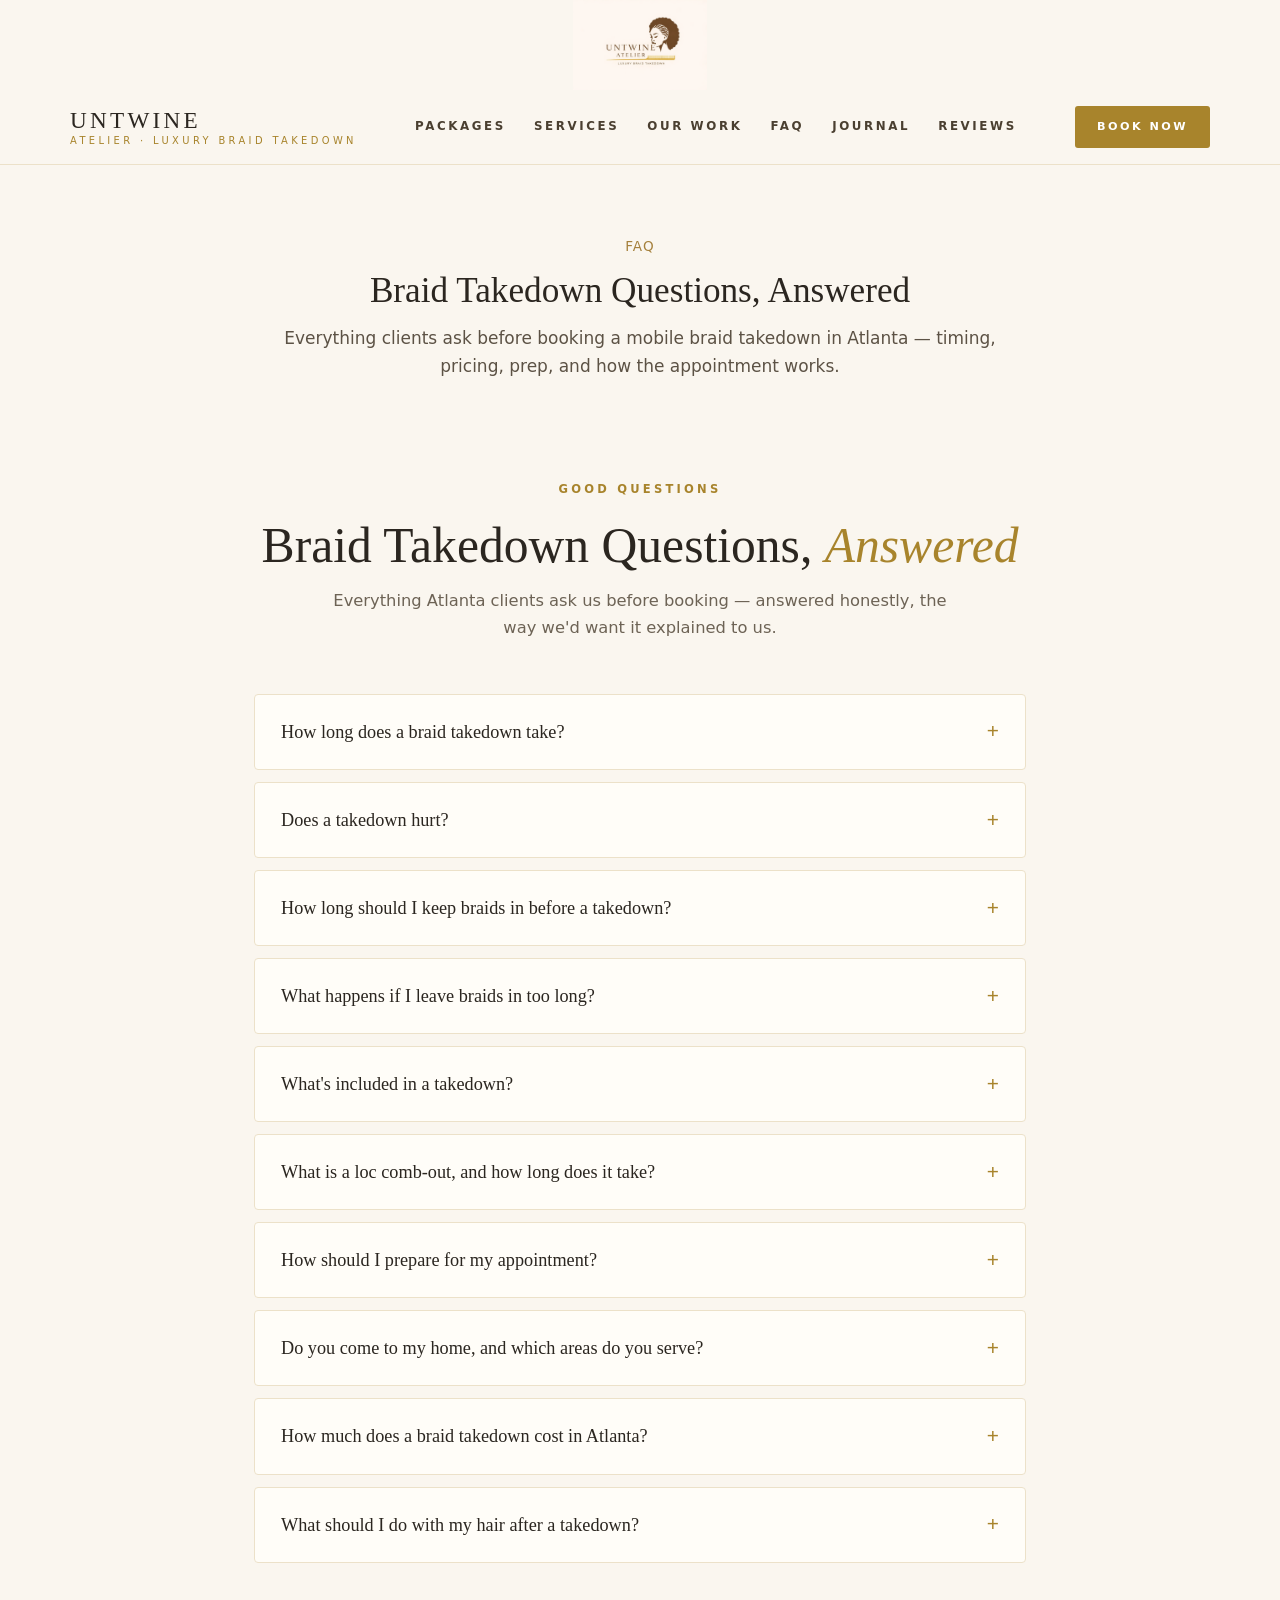
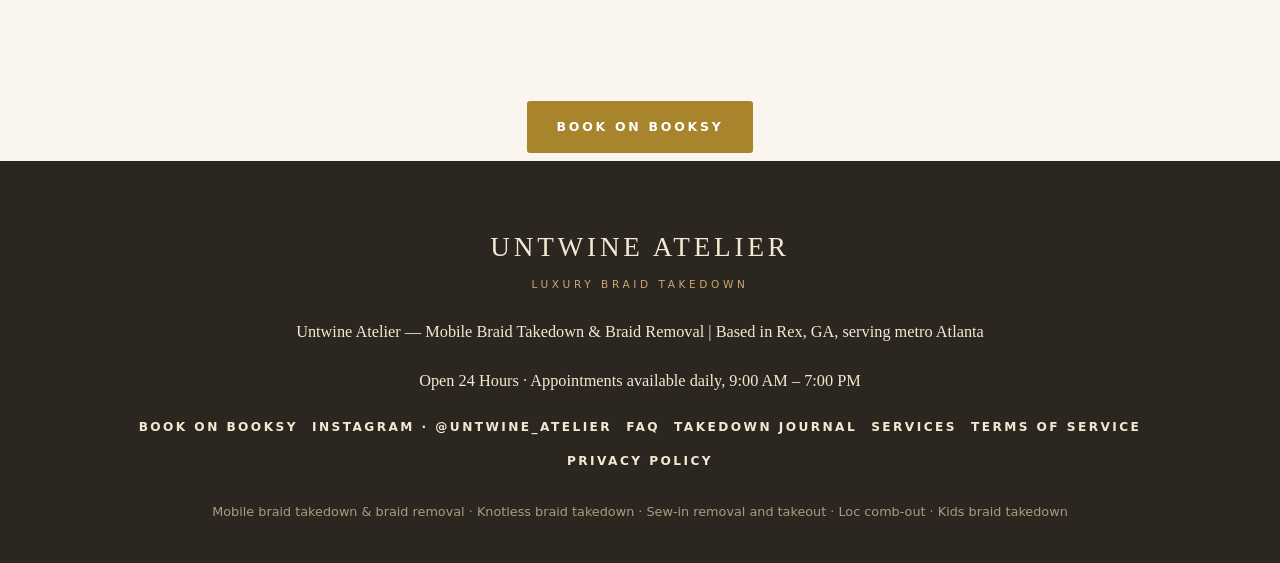
<file: faq.html>
<!DOCTYPE html>
<html lang="en">
<head>
<meta charset="UTF-8">
<meta name="viewport" content="width=device-width, initial-scale=1.0">
<title>Braid Takedown FAQ | Untwine Atelier — Mobile Atlanta, GA</title>
<meta name="description" content="How long does a braid takedown take? What does it cost in Atlanta? How should you prep? Untwine Atelier answers the questions clients ask most about mobile braid removal, sew-in takedown and loc comb-out.">
<link rel="canonical" href="https://untwinehair.com/faq.html">
<meta property="og:type" content="website">
<meta property="og:title" content="Braid Takedown FAQ | Untwine Atelier — Mobile Atlanta, GA">
<meta property="og:description" content="How long does a braid takedown take? What does it cost in Atlanta? How should you prep? Untwine Atelier answers the questions clients ask most about mobile braid removal, sew-in takedown and loc comb-out.">
<meta property="og:url" content="https://untwinehair.com/faq.html">
<meta property="og:image" content="https://untwinehair.com/images/before-after-takedown.jpg">
<style>
  :root{
    --bg:#faf6ef;
    --bg-alt:#f3e9d2;
    --card:#fffdf8;
    --ink:#2b2620;
    --ink-2:#4a3f30;
    --muted:#6d6355;
    --gold:#a8842c;
    --gold-dark:#8a6d22;
    --gold-soft:#c9a86a;
    --line:#e3d5b8;
    --line-soft:#ece1c9;
    --band:#2b2620;
    --band-text:#f3e9d2;
    color-scheme: light;
  }
  @media (prefers-color-scheme: dark){
    :root{
      --bg:#211c15;
      --bg-alt:#2b2419;
      --card:#2e2719;
      --ink:#f5efe2;
      --ink-2:#e8dcc2;
      --muted:#c4b694;
      --gold:#d9b45c;
      --gold-dark:#e8c876;
      --gold-soft:#c9a86a;
      --line:#55482e;
      --line-soft:#453a26;
      --band:#171310;
      --band-text:#f3e9d2;
      color-scheme: dark;
    }
  }
  *{box-sizing:border-box;}
  html{scroll-behavior:smooth;}
  body{
    margin:0;
    background:var(--bg);
    color:var(--ink);
    font-family:"Avenir Next","Segoe UI",system-ui,-apple-system,sans-serif;
    font-size:17px;
    line-height:1.65;
    -webkit-font-smoothing:antialiased;
  }
  h1,h2,h3,h4,.serif{font-family:Georgia,"Times New Roman",serif;font-weight:400;line-height:1.15;color:var(--ink);}
  em.gold{color:var(--gold);font-style:italic;}
  a{color:var(--gold-dark);}
  img{max-width:100%;display:block;}
  .wrap{max-width:1140px;margin:0 auto;padding:0 24px;}
  .narrow{max-width:820px;margin:0 auto;}
  section{padding:92px 0;}
  .alt{background:var(--bg-alt);}
  .kicker{
    text-align:center;text-transform:uppercase;letter-spacing:.28em;
    font-size:.72rem;font-weight:600;color:var(--gold);margin:0 0 18px;
  }
  .kicker.left{text-align:left;}
  .section-title{font-size:clamp(2rem,4.5vw,3.1rem);text-align:center;margin:0 0 14px;}
  .section-title.left{text-align:left;}
  .section-sub{text-align:center;color:var(--muted);max-width:640px;margin:0 auto 52px;font-size:1.02rem;}
  .rule{display:flex;align-items:center;gap:16px;justify-content:center;margin:26px auto;}
  .rule::before,.rule::after{content:"";height:1px;width:72px;background:var(--gold-soft);}
  .rule span{color:var(--gold);font-size:.8rem;}
  .rule.left{justify-content:flex-start;margin-left:0;}
  .rule.left::after{display:none;}

  /* Header */
  header.site{
    position:sticky;top:0;z-index:50;
    background:var(--bg);
    border-bottom:1px solid var(--line-soft);
  }
  .nav{display:flex;align-items:center;justify-content:space-between;gap:20px;padding:16px 0;flex-wrap:wrap;}
  .brand{text-decoration:none;line-height:1.1;}
  .brand .bname{font-family:Georgia,serif;font-size:1.45rem;letter-spacing:.14em;color:var(--ink);display:block;}
  .brand .btag{font-size:.62rem;letter-spacing:.34em;text-transform:uppercase;color:var(--gold);display:block;margin-top:3px;}
  nav.links{display:flex;gap:28px;flex-wrap:wrap;align-items:center;}
  nav.links a{
    text-decoration:none;color:var(--ink-2);font-size:.74rem;font-weight:600;
    letter-spacing:.22em;text-transform:uppercase;
  }
  nav.links a:hover{color:var(--gold);}
  .btn{
    display:inline-block;text-decoration:none;cursor:pointer;border:0;
    background:var(--gold);color:#fff !important;
    font-size:.78rem;font-weight:700;letter-spacing:.22em;text-transform:uppercase;
    padding:16px 30px;border-radius:3px;transition:background .2s ease, transform .2s ease;
    font-family:"Avenir Next","Segoe UI",system-ui,sans-serif;text-align:center;
  }
  .btn:hover{background:var(--gold-dark);}
  .btn.small{padding:12px 22px;font-size:.7rem;}
  .btn.outline{
    background:transparent;color:var(--ink) !important;
    border:1px solid var(--ink-2);
  }
  .btn.outline:hover{border-color:var(--gold);color:var(--gold-dark) !important;}
  .btn.ghost-light{background:transparent;border:1px solid var(--gold-soft);color:var(--band-text) !important;}
  .btn.ghost-light:hover{background:rgba(255,255,255,.08);}

  /* Hero */
  .hero{padding:84px 0 0;text-align:center;}
  .hero .topline{display:flex;align-items:center;gap:18px;justify-content:center;margin-bottom:30px;}
  .hero .topline::before,.hero .topline::after{content:"";height:1px;width:56px;background:var(--gold-soft);}
  .hero .topline span{text-transform:uppercase;letter-spacing:.3em;font-size:.72rem;font-weight:600;color:var(--gold);}
  .hero h1{margin:0 auto;max-width:900px;}
  .hero h1 .h1-seo{
    display:block;font-size:clamp(1.05rem,2.4vw,1.35rem);letter-spacing:.14em;
    text-transform:uppercase;color:var(--gold-dark);font-family:"Avenir Next","Segoe UI",system-ui,sans-serif;
    font-weight:700;margin-bottom:26px;line-height:1.5;
  }
  .hero h1 .h1-brand{display:block;font-size:clamp(2.9rem,8vw,5.4rem);line-height:1.06;}
  .hero h1 .h1-brand em{color:var(--gold);}
  .hero .hero-sub{
    max-width:720px;margin:8px auto 0;font-size:1.13rem;color:var(--ink-2);line-height:1.75;
  }
  .hero .hero-note{max-width:680px;margin:18px auto 0;color:var(--muted);font-size:1rem;}
  .hero .cta-row{display:flex;gap:16px;justify-content:center;flex-wrap:wrap;margin-top:38px;}
  .hero .virtues{margin-top:30px;font-size:.72rem;letter-spacing:.3em;text-transform:uppercase;color:var(--muted);}
  .hero .virtues b{color:var(--gold);font-weight:400;}
  .areas{display:flex;flex-wrap:wrap;gap:8px;justify-content:center;margin:34px auto 0;max-width:980px;padding:0 24px;}
  .areas span{
    font-size:.78rem;letter-spacing:.06em;color:var(--ink-2);
    border:1px solid var(--line);border-radius:999px;padding:6px 14px;background:var(--card);
  }
  .areas .areas-label{border:0;background:transparent;color:var(--gold);font-weight:700;text-transform:uppercase;letter-spacing:.2em;font-size:.68rem;padding:6px 4px;}
  .gallery{display:grid;grid-template-columns:repeat(3,1fr);gap:18px;margin-top:64px;}
  .gallery figure{margin:0;overflow:hidden;border-radius:4px;}
  .gallery img{width:100%;height:420px;object-fit:cover;object-position:center 22%;}
  .gallery figcaption{
    font-size:.78rem;color:var(--muted);text-align:center;padding:10px 6px 2px;font-style:italic;font-family:Georgia,serif;
  }
  .gallery-real{grid-template-columns:1fr 1fr;max-width:880px;margin-left:auto;margin-right:auto;}
  .gallery-real img{height:520px;object-position:center 18%;}
  .showcase{margin-top:22px;}
  .showcase figure{margin:0;overflow:hidden;border-radius:4px;}
  .showcase img{width:100%;height:auto;display:block;}
  .showcase figcaption{font-size:.82rem;color:var(--muted);text-align:center;padding:12px 6px 2px;font-style:italic;font-family:Georgia,serif;}

  /* Our Work gallery */
  .work-grid{display:grid;grid-template-columns:repeat(3,1fr);gap:22px;}
  .work-grid figure{margin:0;}
  .work-grid .work-frame{overflow:hidden;border-radius:4px;border:1px solid var(--line);background:var(--card);}
  .work-grid img{width:100%;height:auto;aspect-ratio:1/1;object-fit:cover;object-position:center 20%;}
  .work-grid figcaption{
    font-size:.82rem;color:var(--muted);text-align:center;padding:10px 6px 2px;font-style:italic;font-family:Georgia,serif;
  }

  /* About */
  .split{display:grid;grid-template-columns:1fr 1fr;gap:64px;align-items:start;}
  .split p{color:var(--ink-2);margin:0 0 18px;}
  .feature-list{display:grid;gap:30px;}
  .feature{display:grid;grid-template-columns:22px 1fr;gap:10px;}
  .feature .dia{color:var(--gold);font-size:.7rem;padding-top:7px;}
  .feature h3{font-size:1.22rem;margin:0 0 6px;}
  .feature p{color:var(--muted);margin:0;font-size:.98rem;}

  /* Packages */
  .pkg-grid{display:grid;grid-template-columns:repeat(3,1fr);gap:22px;}
  .pkg{
    background:var(--card);border:1px solid var(--line);border-radius:4px;
    padding:38px 30px;display:flex;flex-direction:column;position:relative;
  }
  .pkg.featured{border:2px solid var(--gold);}
  .pkg .pkg-tag{
    position:absolute;top:-13px;left:50%;transform:translateX(-50%);
    background:var(--gold);color:#fff;font-size:.64rem;font-weight:700;
    letter-spacing:.22em;text-transform:uppercase;padding:6px 16px;border-radius:999px;white-space:nowrap;
  }
  .pkg h3{font-size:1.5rem;margin:0 0 8px;text-align:center;}
  .pkg .pkg-price{font-family:Georgia,serif;font-size:2.3rem;color:var(--gold-dark);text-align:center;margin:6px 0 2px;}
  .pkg .pkg-time{text-align:center;color:var(--muted);font-size:.85rem;letter-spacing:.12em;text-transform:uppercase;margin-bottom:18px;}
  .pkg ul{list-style:none;margin:0 0 26px;padding:0;flex:1;}
  .pkg li{padding:9px 0 9px 24px;position:relative;color:var(--ink-2);font-size:.97rem;border-bottom:1px solid var(--line-soft);}
  .pkg li:last-child{border-bottom:0;}
  .pkg li::before{content:"◆";position:absolute;left:2px;color:var(--gold);font-size:.55rem;top:16px;}
  .pkg .btn{align-self:stretch;}

  /* Services */
  .svc-grid{display:grid;grid-template-columns:repeat(2,1fr);gap:20px;}
  .svc{
    background:var(--card);border:1px solid var(--line-soft);border-radius:4px;
    padding:28px;display:grid;grid-template-columns:52px 1fr;gap:6px 18px;
  }
  .svc .num{font-family:Georgia,serif;font-size:1.5rem;color:var(--gold);grid-row:span 3;padding-top:2px;}
  .svc h3{font-size:1.28rem;margin:0;}
  .svc p{color:var(--muted);margin:0;font-size:.96rem;}
  .svc .svc-foot{display:flex;align-items:center;justify-content:space-between;gap:14px;flex-wrap:wrap;margin-top:6px;}
  .svc .price{font-family:Georgia,serif;font-size:1.35rem;color:var(--ink);}
  .svc .price small{display:block;font-family:"Avenir Next",sans-serif;font-size:.72rem;color:var(--muted);letter-spacing:.04em;}
  .book-link{
    color:var(--gold-dark);text-decoration:none;font-size:.74rem;font-weight:700;
    letter-spacing:.18em;text-transform:uppercase;white-space:nowrap;
  }
  .book-link:hover{text-decoration:underline;}
  .badge{
    display:inline-block;background:var(--bg-alt);color:var(--gold-dark);
    font-size:.64rem;font-weight:700;letter-spacing:.16em;text-transform:uppercase;
    padding:4px 10px;border-radius:999px;margin-left:8px;vertical-align:middle;
  }
  @media (prefers-color-scheme: dark){ .badge{background:#453a26;} }

  /* Add-ons */
  .addons{display:grid;grid-template-columns:1fr 1fr 1fr;gap:20px;align-items:stretch;}
  .addon{
    border:1px dashed var(--gold-soft);border-radius:4px;padding:28px;text-align:center;background:var(--card);
  }
  .addon h3{font-size:1.2rem;margin:0 0 8px;}
  .addon p{color:var(--muted);margin:0 0 12px;font-size:.95rem;}
  .addon .price{font-family:Georgia,serif;font-size:1.6rem;color:var(--gold-dark);}
  .addon.note{border-style:solid;border-color:var(--gold);display:flex;flex-direction:column;justify-content:center;}
  .addon.note .big{font-family:Georgia,serif;font-size:1.5rem;color:var(--ink);margin:0 0 6px;}

  /* Steps */
  .steps{display:grid;grid-template-columns:repeat(3,1fr);gap:36px;position:relative;}
  .steps::before{
    content:"";position:absolute;top:37px;left:18%;right:18%;height:1px;background:var(--gold-soft);
  }
  .step{text-align:center;position:relative;padding:0 8px;}
  .step .circle{
    width:74px;height:74px;border:1px solid var(--gold-soft);border-radius:50%;
    display:flex;align-items:center;justify-content:center;margin:0 auto 22px;
    background:var(--bg-alt);font-family:Georgia,serif;font-size:1.15rem;color:var(--gold-dark);position:relative;z-index:1;
  }
  .alt .step .circle{background:var(--bg);}
  .step h3{font-size:1.35rem;margin:0 0 10px;}
  .step p{color:var(--muted);margin:0;font-size:.97rem;}

  /* Why */
  .why-grid{display:grid;grid-template-columns:repeat(2,1fr);gap:20px;}
  .why{background:var(--card);border:1px solid var(--line-soft);border-radius:4px;padding:30px;}
  .why .rn{font-family:Georgia,serif;font-style:italic;color:var(--gold);font-size:1.05rem;letter-spacing:.2em;}
  .why h3{font-size:1.3rem;margin:8px 0 8px;}
  .why p{color:var(--muted);margin:0;font-size:.97rem;}

  /* Prep & aftercare */
  .prep{display:grid;grid-template-columns:1fr 1fr;gap:22px;}
  .prep-card{background:var(--card);border:1px solid var(--line);border-radius:4px;padding:34px;}
  .prep-card h3{font-size:1.45rem;margin:0 0 6px;}
  .prep-card .sub{color:var(--gold-dark);font-size:.74rem;font-weight:700;letter-spacing:.22em;text-transform:uppercase;margin:0 0 18px;}
  .prep-card ul{margin:0;padding:0;list-style:none;}
  .prep-card li{padding:8px 0 8px 26px;position:relative;color:var(--ink-2);font-size:.98rem;border-bottom:1px solid var(--line-soft);}
  .prep-card li:last-child{border-bottom:0;}
  .prep-card li::before{content:"✦";position:absolute;left:2px;color:var(--gold);font-size:.7rem;top:13px;}

  /* FAQ */
  details.faq{
    background:var(--card);border:1px solid var(--line-soft);border-radius:4px;margin-bottom:12px;
  }
  details.faq summary{
    cursor:pointer;list-style:none;padding:22px 26px;font-family:Georgia,serif;
    font-size:1.14rem;color:var(--ink);display:flex;justify-content:space-between;gap:16px;align-items:center;
  }
  details.faq summary::-webkit-details-marker{display:none;}
  details.faq summary .plus{color:var(--gold);font-size:1.3rem;line-height:1;flex:none;font-family:"Avenir Next",sans-serif;}
  details.faq[open ] summary .plus{transform:rotate(45deg);}
  details.faq summary .plus{transition:transform .2s ease;}
  details.faq .faq-body{padding:0 26px 24px;color:var(--ink-2);font-size:.99rem;}
  details.faq .faq-body p{margin:0;}

  /* Journal */
  .journal-list{display:grid;gap:16px;}
  .article-item{background:var(--card);border:1px solid var(--line-soft);border-radius:4px;overflow:hidden;}
  .article-head{
    width:100%;background:none;border:0;cursor:pointer;text-align:left;
    padding:28px 30px;display:grid;grid-template-columns:1fr auto;gap:8px 20px;align-items:center;
    font-family:inherit;color:var(--ink);
  }
  .article-head .a-kicker{grid-column:1;font-size:.66rem;font-weight:700;letter-spacing:.24em;text-transform:uppercase;color:var(--gold);}
  .article-head h3{grid-column:1;font-size:clamp(1.25rem,2.6vw,1.6rem);margin:0;}
  .article-head .a-teaser{grid-column:1;color:var(--muted);font-size:.97rem;margin:0;max-width:640px;}
  .article-head .a-cta{
    grid-column:2;grid-row:1 / span 3;align-self:center;font-size:.72rem;font-weight:700;letter-spacing:.18em;
    text-transform:uppercase;color:var(--gold-dark);border:1px solid var(--gold-soft);
    padding:11px 18px;border-radius:3px;white-space:nowrap;background:transparent;
  }
  .article-head:hover .a-cta{background:var(--bg-alt);}
  .article-body{display:none;border-top:1px solid var(--line-soft);padding:36px 30px 10px;}
  .article-item.open .article-body{display:block;}
  .article-body .prose{max-width:760px;}
  .prose p{color:var(--ink-2);margin:0 0 18px;}
  .prose h4{font-size:1.25rem;margin:30px 0 10px;}
  .prose h4:first-child{margin-top:0;}
  .prose ul,.prose ol{color:var(--ink-2);margin:0 0 18px;padding-left:22px;}
  .prose li{margin-bottom:8px;}
  .prose strong{color:var(--ink);}
  .prose .callout{
    background:var(--bg-alt);border-radius:4px;padding:20px 24px;margin:0 0 22px;color:var(--ink-2);font-size:.98rem;
  }
  .prose .callout strong{color:var(--gold-dark);}
  table.compare{width:100%;border-collapse:collapse;margin:6px 0 24px;font-size:.95rem;}
  table.compare th,table.compare td{border:1px solid var(--line);padding:12px 14px;text-align:left;vertical-align:top;}
  table.compare th{background:var(--bg-alt);font-family:Georgia,serif;font-weight:400;color:var(--ink);}
  table.compare td{color:var(--ink-2);}

  /* Testimonials */
  .t-grid{display:grid;grid-template-columns:repeat(3,1fr);gap:20px;}
  .t-card{background:var(--card);border:1px solid var(--line-soft);border-radius:4px;padding:32px;display:flex;flex-direction:column;}
  .t-card .stars{color:var(--gold);letter-spacing:.3em;margin-bottom:16px;font-size:.9rem;}
  .t-card blockquote{margin:0 0 22px;font-family:Georgia,serif;font-style:italic;font-size:1.05rem;line-height:1.6;color:var(--ink-2);flex:1;}
  .t-card .who{display:flex;gap:14px;align-items:center;}
  .t-card .avatar{
    width:44px;height:44px;border-radius:50%;background:var(--bg-alt);color:var(--gold-dark);
    display:flex;align-items:center;justify-content:center;font-family:Georgia,serif;font-size:1.05rem;flex:none;
    border:1px solid var(--line);
  }
  .t-card .who b{display:block;font-size:.95rem;color:var(--ink);}
  .t-card .who span{font-size:.82rem;color:var(--muted);}

  /* Policies + CTA + footer */
  .policies{background:var(--band);color:var(--band-text);padding:44px 0;text-align:center;}
  .policies .p-kicker{color:var(--gold-soft);text-transform:uppercase;letter-spacing:.28em;font-size:.68rem;font-weight:700;margin:0 0 12px;}
  .policies p.stmt{font-family:Georgia,serif;font-size:clamp(1.05rem,2.4vw,1.3rem);margin:0 auto;max-width:820px;line-height:1.6;}
  .final-cta{text-align:center;}
  .final-cta h2{font-size:clamp(2.1rem,5vw,3.4rem);margin:0 0 14px;}
  .final-cta p{color:var(--muted);max-width:600px;margin:0 auto 34px;}
  footer.site{background:var(--band);color:var(--band-text);padding:64px 0 40px;}
  footer.site .f-brand{font-family:Georgia,serif;font-size:1.7rem;letter-spacing:.14em;text-align:center;margin:0;}
  footer.site .f-tag{text-align:center;color:var(--gold-soft);font-size:.66rem;letter-spacing:.34em;text-transform:uppercase;margin:6px 0 26px;}
  footer.site .f-line{text-align:center;font-family:Georgia,serif;font-size:1.02rem;margin:0 auto 22px;max-width:720px;color:var(--band-text);}
  footer.site .f-links{display:flex;gap:14px;justify-content:center;flex-wrap:wrap;margin-bottom:30px;}
  footer.site .f-links a{color:var(--band-text);text-decoration:none;font-size:.76rem;font-weight:700;letter-spacing:.2em;text-transform:uppercase;}
  footer.site .f-links a:hover{color:var(--gold-soft);}
  footer.site .f-small{text-align:center;color:#a99c7d;font-size:.8rem;margin:0;}
  @media (prefers-color-scheme: dark){ footer.site .f-small{color:#8d8168;} }
  .sample-note{
    text-align:center;font-size:.78rem;color:var(--muted);padding:14px 20px;
    border-bottom:1px solid var(--line-soft);background:var(--bg-alt);
  }

  /* Legal pages */
  .legal-view{display:none;padding:72px 0 84px;}
  .legal-view.active{display:block;}
  .legal-wrap{max-width:820px;margin:0 auto;padding:0 24px;}
  .legal-back{display:inline-block;margin-bottom:32px;color:var(--gold-dark);text-decoration:none;font-size:.74rem;font-weight:700;letter-spacing:.2em;text-transform:uppercase;}
  .legal-back:hover{text-decoration:underline;}
  .legal-view h1{font-size:clamp(2.1rem,5vw,3rem);margin:0 0 10px;text-align:left;}
  .legal-effective{color:var(--gold-dark);font-weight:700;margin:0 0 28px;font-size:.98rem;}
  .legal-prose p{color:var(--ink-2);margin:0 0 18px;line-height:1.75;}
  .legal-prose h2{font-size:1.55rem;margin:38px 0 14px;color:var(--ink);border-bottom:1px solid var(--line-soft);padding-bottom:10px;}
  .legal-prose h3{font-size:1.22rem;margin:26px 0 10px;color:var(--ink);}
  .legal-prose ul{color:var(--ink-2);margin:0 0 20px;padding-left:22px;line-height:1.7;}
  .legal-prose li{margin-bottom:9px;}
  .legal-prose strong{color:var(--ink);}
  .legal-prose a{color:var(--gold-dark);}
  .legal-note{margin-top:40px;padding-top:22px;border-top:1px solid var(--line);color:var(--muted);font-size:.9rem;font-style:italic;}
  .legal-crosslinks{display:flex;gap:14px;flex-wrap:wrap;margin-top:36px;}
  main.hidden-view{display:none;}

  @media (max-width: 900px){
    section{padding:64px 0;}
    .split,.prep,.why-grid,.svc-grid{grid-template-columns:1fr;gap:36px;}
    .pkg-grid,.t-grid,.addons,.steps{grid-template-columns:1fr;}
    .steps::before{display:none;}
    .work-grid{grid-template-columns:repeat(2,1fr);gap:14px;}
    .gallery{grid-template-columns:1fr;gap:14px;}
    .gallery img{height:340px;}
    .gallery-real img{height:440px;}
    .gallery figure:nth-child(n+3){display:none;}
    .gallery-real figure:nth-child(n+3){display:block;}
    nav.links{gap:18px;}
    .nav{justify-content:center;text-align:center;}
    .article-head{grid-template-columns:1fr;}
    .article-head .a-cta{grid-column:1;grid-row:auto;justify-self:start;margin-top:6px;}
    table.compare thead{display:none;}
    table.compare,table.compare tbody,table.compare tr,table.compare td{display:block;width:100%;}
    table.compare tr{margin-bottom:14px;border:1px solid var(--line);border-radius:4px;overflow:hidden;}
    table.compare td{border:0;border-bottom:1px solid var(--line-soft);}
    table.compare td:last-child{border-bottom:0;}
    table.compare td::before{
      content:attr(data-label);display:block;font-size:.66rem;font-weight:700;
      letter-spacing:.18em;text-transform:uppercase;color:var(--gold);margin-bottom:4px;
    }
    table.compare td.rowhead{background:var(--bg-alt);font-family:Georgia,serif;color:var(--ink);font-size:1.05rem;}
    table.compare td.rowhead::before{display:none;}
  }
  @media (prefers-reduced-motion: reduce){
    html{scroll-behavior:auto;}
    *{transition:none !important;}
  }
</style>
<style>
.page-hero{padding:56px 0 8px;text-align:center}
.page-hero h1{font-size:2.2rem;line-height:1.15;margin:.2em 0 .35em}
.page-hero .lede{max-width:720px;margin:0 auto;color:#5c5245}
.jcard{display:block;background:#fffaf4;border:1px solid #e8dcc8;border-radius:14px;padding:22px 24px;margin:0 0 18px;text-decoration:none;color:inherit}
.jcard:hover{border-color:#c9a86a}
.jcard h3{margin:.25em 0 .35em}
.jcard .a-kicker{color:#a5803c;font-size:.8rem;letter-spacing:.06em;text-transform:uppercase}
.jcard .a-teaser{color:#5c5245;margin:0}
.jcard .a-cta{color:#a5803c;font-weight:600}
.cta-band{text-align:center;padding:34px 0 8px}
.back-link{display:inline-block;margin:26px 0 0;color:#a5803c}
article.post .prose{max-width:760px;margin:0 auto}
</style>
<script type="application/ld+json">{"@context": "https://schema.org", "@type": "FAQPage", "mainEntity": [{"@type": "Question", "name": "How long does a braid takedown take?", "acceptedAnswer": {"@type": "Answer", "text": "It depends on the size, length, and age of your style. Jumbo braids can come down in about an hour or two, medium knotless braids typically take two to three hours, and small or tiny braids can take four hours or more. Our signature packages run 3h 30min for the Signature Luxury Takedown, 4h 30min for the Boho/Miracle Knots Recovery Takedown Package, and 5h 30min for the Ultimate Luxury Takedown Experience. When you book, we give you a realistic time window so you can plan your day around it."}}, {"@type": "Question", "name": "Does a takedown hurt?", "acceptedAnswer": {"@type": "Answer", "text": "A proper braid takedown should not hurt. You may feel light tugging as each braid is unraveled, and your scalp can feel tender for a day or two afterward simply because it has carried the weight of a style for weeks. What you should never feel is sharp pulling, yanking, or scissors near your own hair. We work slowly, support each section as we remove it, and check in with you throughout \u2014 if something feels uncomfortable, tell us and we adjust immediately."}}, {"@type": "Question", "name": "How long should I keep braids in before a takedown?", "acceptedAnswer": {"@type": "Answer", "text": "For most people, six to eight weeks is the sweet spot for box braids, knotless braids, and boho styles. By then your hair has grown roughly an inch, shed hair has accumulated at the roots, and the style has loosened enough that removal is clean and gentle. Smaller braids and finer hair types usually do better closer to six weeks. If your scalp is itching persistently, your edges feel sore, or you can see buildup at the roots, those are signs your takedown is due regardless of the calendar."}}, {"@type": "Question", "name": "What happens if I leave braids in too long?", "acceptedAnswer": {"@type": "Answer", "text": "Past eight to ten weeks, the shed hair trapped at your roots starts to mat and lock together, and product buildup hardens around the base of each braid. Removal then takes much longer, requires far more detangling, and carries a real risk of breakage \u2014 in severe cases the matted sections have to be cut out. Styles left in too long can also stress your edges and hairline from constant tension as the braids grow out and hang heavier. Booking your takedown on time is the single easiest way to protect the length you've grown."}}, {"@type": "Question", "name": "What's included in a takedown?", "acceptedAnswer": {"@type": "Answer", "text": "At Untwine Atelier, a takedown is a complete service, not just removal. We undo every braid or extension by hand, remove the shed hair that has collected over the life of the style, and detangle your natural hair section by section. Our signature packages also include a wash and scalp care, and the Ultimate experience adds deep conditioning. You finish with clean, detangled, moisturized hair \u2014 ready for your next style or a well-earned break."}}, {"@type": "Question", "name": "What is a loc comb-out, and how long does it take?", "acceptedAnswer": {"@type": "Answer", "text": "A loc comb-out reverses mature locs back into loose natural hair by picking each loc apart strand by strand with a metal comb, water, and conditioner \u2014 no cutting required. Because years of shed hair are woven into every loc, the process is slow, meticulous work that commonly takes four hours or longer depending on the number, size, and age of your locs. Our Natural Loc Takedown / Comb-Out includes up to four hours, with additional time at $75 per hour. Most clients keep far more length than they expected, which is exactly why the service exists."}}, {"@type": "Question", "name": "How should I prepare for my appointment?", "acceptedAnswer": {"@type": "Answer", "text": "Preparation is simple: leave your style exactly as it is and let us do the undoing. Trying to start the removal yourself usually creates tangles that make the appointment longer and harder on your hair. Clear a comfortable space with a chair and good light, have a towel nearby, and set aside the full time window for your service so nobody is rushing. If your scalp is sore, sensitive, or you've noticed anything unusual under your style, mention it when you book so we can plan accordingly."}}, {"@type": "Question", "name": "Do you come to my home, and which areas do you serve?", "acceptedAnswer": {"@type": "Answer", "text": "Yes \u2014 Untwine Atelier is a fully mobile braid takedown service, and coming to you is the whole point. There is no salon and no waiting room: we arrive at your home with everything needed and set up in your space. We're based in Rex, GA and serve busy professional women across metro Atlanta \u2014 including Atlanta, Buckhead, Midtown Atlanta, South Fulton, Cascade Heights, Marietta, Smyrna, Vinings, Sandy Springs, Brookhaven, Decatur, Alpharetta, Johns Creek, Stonecrest, McDonough, Fayetteville, Peachtree City, and Lawrenceville \u2014 and the wider metro Atlanta area. Travel fees may apply depending on distance, and we'll always confirm them before your appointment."}}, {"@type": "Question", "name": "How much does a braid takedown cost in Atlanta?", "acceptedAnswer": {"@type": "Answer", "text": "At Untwine Atelier, individual braid removal starts at $50+ for jumbo braids, $95+ for medium braids, and $120+ for small braids, with boho styles ranging from $80 to $150 depending on size. Sew-in removal starts at $65+, faux loc takedown at $130+, kids braid takedown at $55+, and our full signature packages \u2014 takedown, wash, and scalp care included \u2014 run $130 to $220. A loc comb-out starts at $395+ because of the hours of detailed work involved. Every price is confirmed on our booking page before you commit, with no surprises."}}, {"@type": "Question", "name": "What should I do with my hair after a takedown?", "acceptedAnswer": {"@type": "Answer", "text": "Start with moisture: deep condition within the first few days, then keep up a simple routine of a light leave-in and oil on your ends. Expect a surprising amount of shed hair in the first wash or two \u2014 that's weeks of normal shedding released at once, not breakage. A light trim is a smart next step, since ends that sat in braids for weeks often need refreshing. Finally, give your hair and scalp one to two weeks of rest before reinstalling a long-wear protective style."}}]}</script>
</head>
<body>
<header class="site"><div style="text-align:center;width:100%"><a href="/"><img src="images/logo.png" width="640" height="427" alt="Untwine Atelier – Luxury Braid Takedown" style="display:block;margin:0 auto;max-height:90px;width:auto"></a></div>
  <div class="wrap nav">
    <a class="brand" href="/" aria-label="Untwine Atelier — home">
      <span class="bname">UNTWINE</span>
      <span class="btag">Atelier · Luxury Braid Takedown</span>
    </a>
    <nav class="links" aria-label="Main">
      <a href="/#packages">Packages</a>
      <a href="services.html">Services</a>
      <a href="/#work">Our Work</a>
      <a href="faq.html" aria-current="page">FAQ</a>
      <a href="journal.html">Journal</a>
      <a href="/#reviews">Reviews</a>
    </nav>
    <a class="btn small" href="https://booksy.com/en-us/1729557_untwine-atelier-luxury-braid-takedown_hair-salon_16238_jonesboro#ba_s=seo" target="_blank" rel="noopener">Book Now</a>
  </div>
</header>
<main>

<div class="wrap"><div class="page-hero">
<p style="color:#a5803c;letter-spacing:.08em;text-transform:uppercase;font-size:.85rem">FAQ</p>
<h1>Braid Takedown Questions, Answered</h1>
<p class="lede">Everything clients ask before booking a mobile braid takedown in Atlanta — timing, pricing, prep, and how the appointment works.</p>
</div>
<section id="faq">
<div class="wrap narrow">
<p class="kicker">Good Questions</p>
<h2 class="section-title">Braid Takedown Questions, <em class="gold">Answered</em></h2>
<p class="section-sub">Everything Atlanta clients ask us before booking — answered honestly, the way we'd want it explained to us.</p>
<details class="faq">
<summary>How long does a braid takedown take?<span class="plus">+</span></summary>
<div class="faq-body"><p>It depends on the size, length, and age of your style. Jumbo braids can come down in about an hour or two, medium knotless braids typically take two to three hours, and small or tiny braids can take four hours or more. Our signature packages run 3h 30min for the Signature Luxury Takedown, 4h 30min for the Boho/Miracle Knots Recovery Takedown Package, and 5h 30min for the Ultimate Luxury Takedown Experience. When you book, we give you a realistic time window so you can plan your day around it.</p></div>
</details>
<details class="faq">
<summary>Does a takedown hurt?<span class="plus">+</span></summary>
<div class="faq-body"><p>A proper braid takedown should not hurt. You may feel light tugging as each braid is unraveled, and your scalp can feel tender for a day or two afterward simply because it has carried the weight of a style for weeks. What you should never feel is sharp pulling, yanking, or scissors near your own hair. We work slowly, support each section as we remove it, and check in with you throughout — if something feels uncomfortable, tell us and we adjust immediately.</p></div>
</details>
<details class="faq">
<summary>How long should I keep braids in before a takedown?<span class="plus">+</span></summary>
<div class="faq-body"><p>For most people, six to eight weeks is the sweet spot for box braids, knotless braids, and boho styles. By then your hair has grown roughly an inch, shed hair has accumulated at the roots, and the style has loosened enough that removal is clean and gentle. Smaller braids and finer hair types usually do better closer to six weeks. If your scalp is itching persistently, your edges feel sore, or you can see buildup at the roots, those are signs your takedown is due regardless of the calendar.</p></div>
</details>
<details class="faq">
<summary>What happens if I leave braids in too long?<span class="plus">+</span></summary>
<div class="faq-body"><p>Past eight to ten weeks, the shed hair trapped at your roots starts to mat and lock together, and product buildup hardens around the base of each braid. Removal then takes much longer, requires far more detangling, and carries a real risk of breakage — in severe cases the matted sections have to be cut out. Styles left in too long can also stress your edges and hairline from constant tension as the braids grow out and hang heavier. Booking your takedown on time is the single easiest way to protect the length you've grown.</p></div>
</details>
<details class="faq">
<summary>What's included in a takedown?<span class="plus">+</span></summary>
<div class="faq-body"><p>At Untwine Atelier, a takedown is a complete service, not just removal. We undo every braid or extension by hand, remove the shed hair that has collected over the life of the style, and detangle your natural hair section by section. Our signature packages also include a wash and scalp care, and the Ultimate experience adds deep conditioning. You finish with clean, detangled, moisturized hair — ready for your next style or a well-earned break.</p></div>
</details>
<details class="faq">
<summary>What is a loc comb-out, and how long does it take?<span class="plus">+</span></summary>
<div class="faq-body"><p>A loc comb-out reverses mature locs back into loose natural hair by picking each loc apart strand by strand with a metal comb, water, and conditioner — no cutting required. Because years of shed hair are woven into every loc, the process is slow, meticulous work that commonly takes four hours or longer depending on the number, size, and age of your locs. Our Natural Loc Takedown / Comb-Out includes up to four hours, with additional time at $75 per hour. Most clients keep far more length than they expected, which is exactly why the service exists.</p></div>
</details>
<details class="faq">
<summary>How should I prepare for my appointment?<span class="plus">+</span></summary>
<div class="faq-body"><p>Preparation is simple: leave your style exactly as it is and let us do the undoing. Trying to start the removal yourself usually creates tangles that make the appointment longer and harder on your hair. Clear a comfortable space with a chair and good light, have a towel nearby, and set aside the full time window for your service so nobody is rushing. If your scalp is sore, sensitive, or you've noticed anything unusual under your style, mention it when you book so we can plan accordingly.</p></div>
</details>
<details class="faq">
<summary>Do you come to my home, and which areas do you serve?<span class="plus">+</span></summary>
<div class="faq-body"><p>Yes — Untwine Atelier is a fully mobile braid takedown service, and coming to you is the whole point. There is no salon and no waiting room: we arrive at your home with everything needed and set up in your space. We're based in Rex, GA and serve busy professional women across metro Atlanta — including Atlanta, Buckhead, Midtown Atlanta, South Fulton, Cascade Heights, Marietta, Smyrna, Vinings, Sandy Springs, Brookhaven, Decatur, Alpharetta, Johns Creek, Stonecrest, McDonough, Fayetteville, Peachtree City, and Lawrenceville — and the wider metro Atlanta area. Travel fees may apply depending on distance, and we'll always confirm them before your appointment.</p></div>
</details>
<details class="faq">
<summary>How much does a braid takedown cost in Atlanta?<span class="plus">+</span></summary>
<div class="faq-body"><p>At Untwine Atelier, individual braid removal starts at $50+ for jumbo braids, $95+ for medium braids, and $120+ for small braids, with boho styles ranging from $80 to $150 depending on size. Sew-in removal starts at $65+, faux loc takedown at $130+, kids braid takedown at $55+, and our full signature packages — takedown, wash, and scalp care included — run $130 to $220. A loc comb-out starts at $395+ because of the hours of detailed work involved. Every price is confirmed on our booking page before you commit, with no surprises.</p></div>
</details>
<details class="faq">
<summary>What should I do with my hair after a takedown?<span class="plus">+</span></summary>
<div class="faq-body"><p>Start with moisture: deep condition within the first few days, then keep up a simple routine of a light leave-in and oil on your ends. Expect a surprising amount of shed hair in the first wash or two — that's weeks of normal shedding released at once, not breakage. A light trim is a smart next step, since ends that sat in braids for weeks often need refreshing. Finally, give your hair and scalp one to two weeks of rest before reinstalling a long-wear protective style.</p></div>
</details>
</div>
</section>
<div class="cta-band"><a class="btn" href="https://booksy.com/en-us/1729557_untwine-atelier-luxury-braid-takedown_hair-salon_16238_jonesboro" target="_blank" rel="noopener">Book on Booksy</a></div>
</div>
</main>
<footer class="site">
<div class="wrap">
<p class="f-brand">UNTWINE ATELIER</p>
<p class="f-tag">Luxury Braid Takedown</p>
<p class="f-line">Untwine Atelier — Mobile Braid Takedown &amp; Braid Removal | Based in Rex, GA, serving metro Atlanta</p>
<p class="f-line">Open 24 Hours &middot; Appointments available daily, 9:00 AM &ndash; 7:00 PM</p>
<div class="f-links">
<a href="https://booksy.com/en-us/1729557_untwine-atelier-luxury-braid-takedown_hair-salon_16238_jonesboro#ba_s=seo" rel="noopener" target="_blank">Book on Booksy</a>
<a href="https://www.instagram.com/untwine_atelier" rel="noopener" target="_blank">Instagram · @untwine_atelier</a>
<a href="faq.html">FAQ</a>
<a href="journal.html">Takedown Journal</a>
<a href="services.html">Services</a>
<a href="#terms">Terms of Service</a>
<a href="#privacy">Privacy Policy</a>
</div>
<p class="f-small">Mobile braid takedown &amp; braid removal · Knotless braid takedown · Sew-in removal and takeout · Loc comb-out · Kids braid takedown</p>
</div>
</footer>
</body>
</html>
</file>
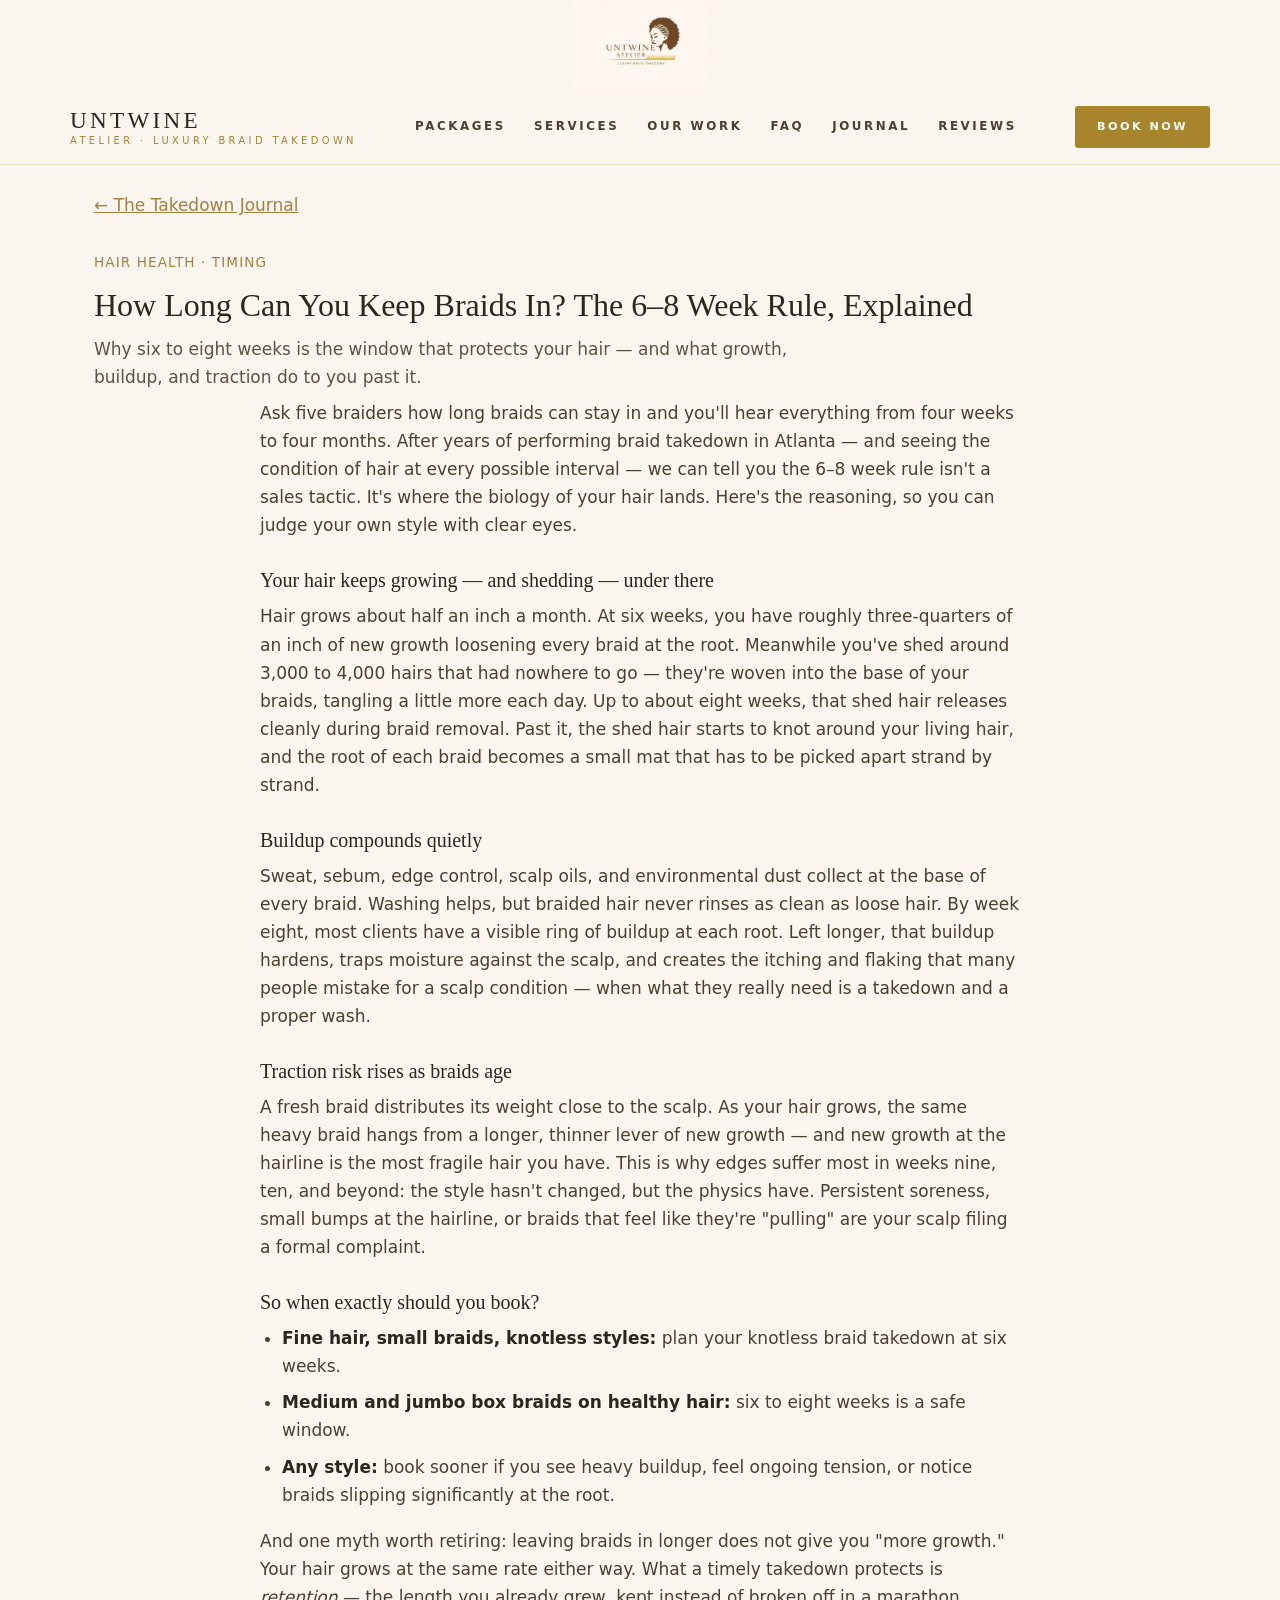
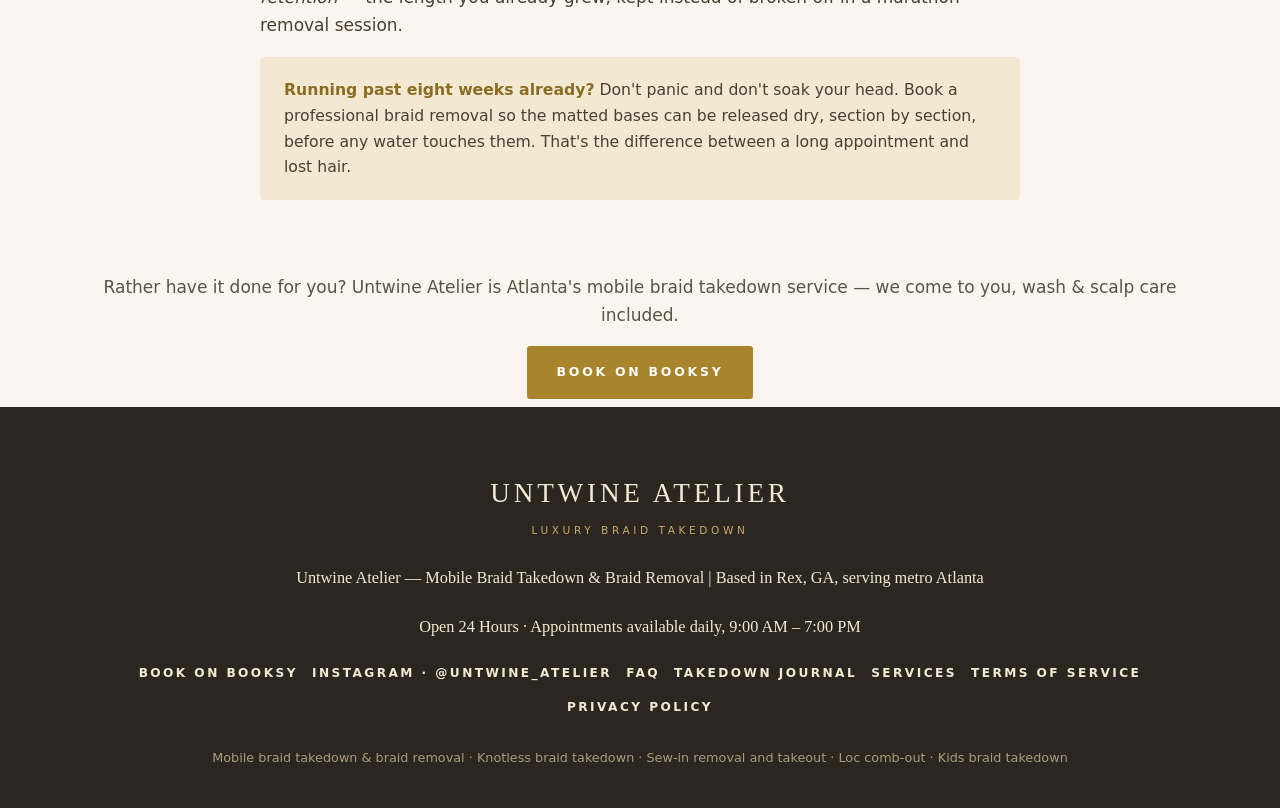
<file: how-long-can-you-keep-braids-in.html>
<!DOCTYPE html>
<html lang="en">
<head>
<meta charset="UTF-8">
<meta name="viewport" content="width=device-width, initial-scale=1.0">
<title>How Long Can You Keep Braids In? The 6–8 Week Rule, Explained | Untwine Atelier</title>
<meta name="description" content="Why six to eight weeks is the window that protects your hair — and what growth, buildup, and traction do to you past it.">
<link rel="canonical" href="https://untwinehair.com/how-long-can-you-keep-braids-in.html">
<meta property="og:type" content="website">
<meta property="og:title" content="How Long Can You Keep Braids In? The 6–8 Week Rule, Explained | Untwine Atelier">
<meta property="og:description" content="Why six to eight weeks is the window that protects your hair — and what growth, buildup, and traction do to you past it.">
<meta property="og:url" content="https://untwinehair.com/how-long-can-you-keep-braids-in.html">
<meta property="og:image" content="https://untwinehair.com/images/before-after-takedown.jpg">
<style>
  :root{
    --bg:#faf6ef;
    --bg-alt:#f3e9d2;
    --card:#fffdf8;
    --ink:#2b2620;
    --ink-2:#4a3f30;
    --muted:#6d6355;
    --gold:#a8842c;
    --gold-dark:#8a6d22;
    --gold-soft:#c9a86a;
    --line:#e3d5b8;
    --line-soft:#ece1c9;
    --band:#2b2620;
    --band-text:#f3e9d2;
    color-scheme: light;
  }
  @media (prefers-color-scheme: dark){
    :root{
      --bg:#211c15;
      --bg-alt:#2b2419;
      --card:#2e2719;
      --ink:#f5efe2;
      --ink-2:#e8dcc2;
      --muted:#c4b694;
      --gold:#d9b45c;
      --gold-dark:#e8c876;
      --gold-soft:#c9a86a;
      --line:#55482e;
      --line-soft:#453a26;
      --band:#171310;
      --band-text:#f3e9d2;
      color-scheme: dark;
    }
  }
  *{box-sizing:border-box;}
  html{scroll-behavior:smooth;}
  body{
    margin:0;
    background:var(--bg);
    color:var(--ink);
    font-family:"Avenir Next","Segoe UI",system-ui,-apple-system,sans-serif;
    font-size:17px;
    line-height:1.65;
    -webkit-font-smoothing:antialiased;
  }
  h1,h2,h3,h4,.serif{font-family:Georgia,"Times New Roman",serif;font-weight:400;line-height:1.15;color:var(--ink);}
  em.gold{color:var(--gold);font-style:italic;}
  a{color:var(--gold-dark);}
  img{max-width:100%;display:block;}
  .wrap{max-width:1140px;margin:0 auto;padding:0 24px;}
  .narrow{max-width:820px;margin:0 auto;}
  section{padding:92px 0;}
  .alt{background:var(--bg-alt);}
  .kicker{
    text-align:center;text-transform:uppercase;letter-spacing:.28em;
    font-size:.72rem;font-weight:600;color:var(--gold);margin:0 0 18px;
  }
  .kicker.left{text-align:left;}
  .section-title{font-size:clamp(2rem,4.5vw,3.1rem);text-align:center;margin:0 0 14px;}
  .section-title.left{text-align:left;}
  .section-sub{text-align:center;color:var(--muted);max-width:640px;margin:0 auto 52px;font-size:1.02rem;}
  .rule{display:flex;align-items:center;gap:16px;justify-content:center;margin:26px auto;}
  .rule::before,.rule::after{content:"";height:1px;width:72px;background:var(--gold-soft);}
  .rule span{color:var(--gold);font-size:.8rem;}
  .rule.left{justify-content:flex-start;margin-left:0;}
  .rule.left::after{display:none;}

  /* Header */
  header.site{
    position:sticky;top:0;z-index:50;
    background:var(--bg);
    border-bottom:1px solid var(--line-soft);
  }
  .nav{display:flex;align-items:center;justify-content:space-between;gap:20px;padding:16px 0;flex-wrap:wrap;}
  .brand{text-decoration:none;line-height:1.1;}
  .brand .bname{font-family:Georgia,serif;font-size:1.45rem;letter-spacing:.14em;color:var(--ink);display:block;}
  .brand .btag{font-size:.62rem;letter-spacing:.34em;text-transform:uppercase;color:var(--gold);display:block;margin-top:3px;}
  nav.links{display:flex;gap:28px;flex-wrap:wrap;align-items:center;}
  nav.links a{
    text-decoration:none;color:var(--ink-2);font-size:.74rem;font-weight:600;
    letter-spacing:.22em;text-transform:uppercase;
  }
  nav.links a:hover{color:var(--gold);}
  .btn{
    display:inline-block;text-decoration:none;cursor:pointer;border:0;
    background:var(--gold);color:#fff !important;
    font-size:.78rem;font-weight:700;letter-spacing:.22em;text-transform:uppercase;
    padding:16px 30px;border-radius:3px;transition:background .2s ease, transform .2s ease;
    font-family:"Avenir Next","Segoe UI",system-ui,sans-serif;text-align:center;
  }
  .btn:hover{background:var(--gold-dark);}
  .btn.small{padding:12px 22px;font-size:.7rem;}
  .btn.outline{
    background:transparent;color:var(--ink) !important;
    border:1px solid var(--ink-2);
  }
  .btn.outline:hover{border-color:var(--gold);color:var(--gold-dark) !important;}
  .btn.ghost-light{background:transparent;border:1px solid var(--gold-soft);color:var(--band-text) !important;}
  .btn.ghost-light:hover{background:rgba(255,255,255,.08);}

  /* Hero */
  .hero{padding:84px 0 0;text-align:center;}
  .hero .topline{display:flex;align-items:center;gap:18px;justify-content:center;margin-bottom:30px;}
  .hero .topline::before,.hero .topline::after{content:"";height:1px;width:56px;background:var(--gold-soft);}
  .hero .topline span{text-transform:uppercase;letter-spacing:.3em;font-size:.72rem;font-weight:600;color:var(--gold);}
  .hero h1{margin:0 auto;max-width:900px;}
  .hero h1 .h1-seo{
    display:block;font-size:clamp(1.05rem,2.4vw,1.35rem);letter-spacing:.14em;
    text-transform:uppercase;color:var(--gold-dark);font-family:"Avenir Next","Segoe UI",system-ui,sans-serif;
    font-weight:700;margin-bottom:26px;line-height:1.5;
  }
  .hero h1 .h1-brand{display:block;font-size:clamp(2.9rem,8vw,5.4rem);line-height:1.06;}
  .hero h1 .h1-brand em{color:var(--gold);}
  .hero .hero-sub{
    max-width:720px;margin:8px auto 0;font-size:1.13rem;color:var(--ink-2);line-height:1.75;
  }
  .hero .hero-note{max-width:680px;margin:18px auto 0;color:var(--muted);font-size:1rem;}
  .hero .cta-row{display:flex;gap:16px;justify-content:center;flex-wrap:wrap;margin-top:38px;}
  .hero .virtues{margin-top:30px;font-size:.72rem;letter-spacing:.3em;text-transform:uppercase;color:var(--muted);}
  .hero .virtues b{color:var(--gold);font-weight:400;}
  .areas{display:flex;flex-wrap:wrap;gap:8px;justify-content:center;margin:34px auto 0;max-width:980px;padding:0 24px;}
  .areas span{
    font-size:.78rem;letter-spacing:.06em;color:var(--ink-2);
    border:1px solid var(--line);border-radius:999px;padding:6px 14px;background:var(--card);
  }
  .areas .areas-label{border:0;background:transparent;color:var(--gold);font-weight:700;text-transform:uppercase;letter-spacing:.2em;font-size:.68rem;padding:6px 4px;}
  .gallery{display:grid;grid-template-columns:repeat(3,1fr);gap:18px;margin-top:64px;}
  .gallery figure{margin:0;overflow:hidden;border-radius:4px;}
  .gallery img{width:100%;height:420px;object-fit:cover;object-position:center 22%;}
  .gallery figcaption{
    font-size:.78rem;color:var(--muted);text-align:center;padding:10px 6px 2px;font-style:italic;font-family:Georgia,serif;
  }
  .gallery-real{grid-template-columns:1fr 1fr;max-width:880px;margin-left:auto;margin-right:auto;}
  .gallery-real img{height:520px;object-position:center 18%;}
  .showcase{margin-top:22px;}
  .showcase figure{margin:0;overflow:hidden;border-radius:4px;}
  .showcase img{width:100%;height:auto;display:block;}
  .showcase figcaption{font-size:.82rem;color:var(--muted);text-align:center;padding:12px 6px 2px;font-style:italic;font-family:Georgia,serif;}

  /* Our Work gallery */
  .work-grid{display:grid;grid-template-columns:repeat(3,1fr);gap:22px;}
  .work-grid figure{margin:0;}
  .work-grid .work-frame{overflow:hidden;border-radius:4px;border:1px solid var(--line);background:var(--card);}
  .work-grid img{width:100%;height:auto;aspect-ratio:1/1;object-fit:cover;object-position:center 20%;}
  .work-grid figcaption{
    font-size:.82rem;color:var(--muted);text-align:center;padding:10px 6px 2px;font-style:italic;font-family:Georgia,serif;
  }

  /* About */
  .split{display:grid;grid-template-columns:1fr 1fr;gap:64px;align-items:start;}
  .split p{color:var(--ink-2);margin:0 0 18px;}
  .feature-list{display:grid;gap:30px;}
  .feature{display:grid;grid-template-columns:22px 1fr;gap:10px;}
  .feature .dia{color:var(--gold);font-size:.7rem;padding-top:7px;}
  .feature h3{font-size:1.22rem;margin:0 0 6px;}
  .feature p{color:var(--muted);margin:0;font-size:.98rem;}

  /* Packages */
  .pkg-grid{display:grid;grid-template-columns:repeat(3,1fr);gap:22px;}
  .pkg{
    background:var(--card);border:1px solid var(--line);border-radius:4px;
    padding:38px 30px;display:flex;flex-direction:column;position:relative;
  }
  .pkg.featured{border:2px solid var(--gold);}
  .pkg .pkg-tag{
    position:absolute;top:-13px;left:50%;transform:translateX(-50%);
    background:var(--gold);color:#fff;font-size:.64rem;font-weight:700;
    letter-spacing:.22em;text-transform:uppercase;padding:6px 16px;border-radius:999px;white-space:nowrap;
  }
  .pkg h3{font-size:1.5rem;margin:0 0 8px;text-align:center;}
  .pkg .pkg-price{font-family:Georgia,serif;font-size:2.3rem;color:var(--gold-dark);text-align:center;margin:6px 0 2px;}
  .pkg .pkg-time{text-align:center;color:var(--muted);font-size:.85rem;letter-spacing:.12em;text-transform:uppercase;margin-bottom:18px;}
  .pkg ul{list-style:none;margin:0 0 26px;padding:0;flex:1;}
  .pkg li{padding:9px 0 9px 24px;position:relative;color:var(--ink-2);font-size:.97rem;border-bottom:1px solid var(--line-soft);}
  .pkg li:last-child{border-bottom:0;}
  .pkg li::before{content:"◆";position:absolute;left:2px;color:var(--gold);font-size:.55rem;top:16px;}
  .pkg .btn{align-self:stretch;}

  /* Services */
  .svc-grid{display:grid;grid-template-columns:repeat(2,1fr);gap:20px;}
  .svc{
    background:var(--card);border:1px solid var(--line-soft);border-radius:4px;
    padding:28px;display:grid;grid-template-columns:52px 1fr;gap:6px 18px;
  }
  .svc .num{font-family:Georgia,serif;font-size:1.5rem;color:var(--gold);grid-row:span 3;padding-top:2px;}
  .svc h3{font-size:1.28rem;margin:0;}
  .svc p{color:var(--muted);margin:0;font-size:.96rem;}
  .svc .svc-foot{display:flex;align-items:center;justify-content:space-between;gap:14px;flex-wrap:wrap;margin-top:6px;}
  .svc .price{font-family:Georgia,serif;font-size:1.35rem;color:var(--ink);}
  .svc .price small{display:block;font-family:"Avenir Next",sans-serif;font-size:.72rem;color:var(--muted);letter-spacing:.04em;}
  .book-link{
    color:var(--gold-dark);text-decoration:none;font-size:.74rem;font-weight:700;
    letter-spacing:.18em;text-transform:uppercase;white-space:nowrap;
  }
  .book-link:hover{text-decoration:underline;}
  .badge{
    display:inline-block;background:var(--bg-alt);color:var(--gold-dark);
    font-size:.64rem;font-weight:700;letter-spacing:.16em;text-transform:uppercase;
    padding:4px 10px;border-radius:999px;margin-left:8px;vertical-align:middle;
  }
  @media (prefers-color-scheme: dark){ .badge{background:#453a26;} }

  /* Add-ons */
  .addons{display:grid;grid-template-columns:1fr 1fr 1fr;gap:20px;align-items:stretch;}
  .addon{
    border:1px dashed var(--gold-soft);border-radius:4px;padding:28px;text-align:center;background:var(--card);
  }
  .addon h3{font-size:1.2rem;margin:0 0 8px;}
  .addon p{color:var(--muted);margin:0 0 12px;font-size:.95rem;}
  .addon .price{font-family:Georgia,serif;font-size:1.6rem;color:var(--gold-dark);}
  .addon.note{border-style:solid;border-color:var(--gold);display:flex;flex-direction:column;justify-content:center;}
  .addon.note .big{font-family:Georgia,serif;font-size:1.5rem;color:var(--ink);margin:0 0 6px;}

  /* Steps */
  .steps{display:grid;grid-template-columns:repeat(3,1fr);gap:36px;position:relative;}
  .steps::before{
    content:"";position:absolute;top:37px;left:18%;right:18%;height:1px;background:var(--gold-soft);
  }
  .step{text-align:center;position:relative;padding:0 8px;}
  .step .circle{
    width:74px;height:74px;border:1px solid var(--gold-soft);border-radius:50%;
    display:flex;align-items:center;justify-content:center;margin:0 auto 22px;
    background:var(--bg-alt);font-family:Georgia,serif;font-size:1.15rem;color:var(--gold-dark);position:relative;z-index:1;
  }
  .alt .step .circle{background:var(--bg);}
  .step h3{font-size:1.35rem;margin:0 0 10px;}
  .step p{color:var(--muted);margin:0;font-size:.97rem;}

  /* Why */
  .why-grid{display:grid;grid-template-columns:repeat(2,1fr);gap:20px;}
  .why{background:var(--card);border:1px solid var(--line-soft);border-radius:4px;padding:30px;}
  .why .rn{font-family:Georgia,serif;font-style:italic;color:var(--gold);font-size:1.05rem;letter-spacing:.2em;}
  .why h3{font-size:1.3rem;margin:8px 0 8px;}
  .why p{color:var(--muted);margin:0;font-size:.97rem;}

  /* Prep & aftercare */
  .prep{display:grid;grid-template-columns:1fr 1fr;gap:22px;}
  .prep-card{background:var(--card);border:1px solid var(--line);border-radius:4px;padding:34px;}
  .prep-card h3{font-size:1.45rem;margin:0 0 6px;}
  .prep-card .sub{color:var(--gold-dark);font-size:.74rem;font-weight:700;letter-spacing:.22em;text-transform:uppercase;margin:0 0 18px;}
  .prep-card ul{margin:0;padding:0;list-style:none;}
  .prep-card li{padding:8px 0 8px 26px;position:relative;color:var(--ink-2);font-size:.98rem;border-bottom:1px solid var(--line-soft);}
  .prep-card li:last-child{border-bottom:0;}
  .prep-card li::before{content:"✦";position:absolute;left:2px;color:var(--gold);font-size:.7rem;top:13px;}

  /* FAQ */
  details.faq{
    background:var(--card);border:1px solid var(--line-soft);border-radius:4px;margin-bottom:12px;
  }
  details.faq summary{
    cursor:pointer;list-style:none;padding:22px 26px;font-family:Georgia,serif;
    font-size:1.14rem;color:var(--ink);display:flex;justify-content:space-between;gap:16px;align-items:center;
  }
  details.faq summary::-webkit-details-marker{display:none;}
  details.faq summary .plus{color:var(--gold);font-size:1.3rem;line-height:1;flex:none;font-family:"Avenir Next",sans-serif;}
  details.faq[open ] summary .plus{transform:rotate(45deg);}
  details.faq summary .plus{transition:transform .2s ease;}
  details.faq .faq-body{padding:0 26px 24px;color:var(--ink-2);font-size:.99rem;}
  details.faq .faq-body p{margin:0;}

  /* Journal */
  .journal-list{display:grid;gap:16px;}
  .article-item{background:var(--card);border:1px solid var(--line-soft);border-radius:4px;overflow:hidden;}
  .article-head{
    width:100%;background:none;border:0;cursor:pointer;text-align:left;
    padding:28px 30px;display:grid;grid-template-columns:1fr auto;gap:8px 20px;align-items:center;
    font-family:inherit;color:var(--ink);
  }
  .article-head .a-kicker{grid-column:1;font-size:.66rem;font-weight:700;letter-spacing:.24em;text-transform:uppercase;color:var(--gold);}
  .article-head h3{grid-column:1;font-size:clamp(1.25rem,2.6vw,1.6rem);margin:0;}
  .article-head .a-teaser{grid-column:1;color:var(--muted);font-size:.97rem;margin:0;max-width:640px;}
  .article-head .a-cta{
    grid-column:2;grid-row:1 / span 3;align-self:center;font-size:.72rem;font-weight:700;letter-spacing:.18em;
    text-transform:uppercase;color:var(--gold-dark);border:1px solid var(--gold-soft);
    padding:11px 18px;border-radius:3px;white-space:nowrap;background:transparent;
  }
  .article-head:hover .a-cta{background:var(--bg-alt);}
  .article-body{display:none;border-top:1px solid var(--line-soft);padding:36px 30px 10px;}
  .article-item.open .article-body{display:block;}
  .article-body .prose{max-width:760px;}
  .prose p{color:var(--ink-2);margin:0 0 18px;}
  .prose h4{font-size:1.25rem;margin:30px 0 10px;}
  .prose h4:first-child{margin-top:0;}
  .prose ul,.prose ol{color:var(--ink-2);margin:0 0 18px;padding-left:22px;}
  .prose li{margin-bottom:8px;}
  .prose strong{color:var(--ink);}
  .prose .callout{
    background:var(--bg-alt);border-radius:4px;padding:20px 24px;margin:0 0 22px;color:var(--ink-2);font-size:.98rem;
  }
  .prose .callout strong{color:var(--gold-dark);}
  table.compare{width:100%;border-collapse:collapse;margin:6px 0 24px;font-size:.95rem;}
  table.compare th,table.compare td{border:1px solid var(--line);padding:12px 14px;text-align:left;vertical-align:top;}
  table.compare th{background:var(--bg-alt);font-family:Georgia,serif;font-weight:400;color:var(--ink);}
  table.compare td{color:var(--ink-2);}

  /* Testimonials */
  .t-grid{display:grid;grid-template-columns:repeat(3,1fr);gap:20px;}
  .t-card{background:var(--card);border:1px solid var(--line-soft);border-radius:4px;padding:32px;display:flex;flex-direction:column;}
  .t-card .stars{color:var(--gold);letter-spacing:.3em;margin-bottom:16px;font-size:.9rem;}
  .t-card blockquote{margin:0 0 22px;font-family:Georgia,serif;font-style:italic;font-size:1.05rem;line-height:1.6;color:var(--ink-2);flex:1;}
  .t-card .who{display:flex;gap:14px;align-items:center;}
  .t-card .avatar{
    width:44px;height:44px;border-radius:50%;background:var(--bg-alt);color:var(--gold-dark);
    display:flex;align-items:center;justify-content:center;font-family:Georgia,serif;font-size:1.05rem;flex:none;
    border:1px solid var(--line);
  }
  .t-card .who b{display:block;font-size:.95rem;color:var(--ink);}
  .t-card .who span{font-size:.82rem;color:var(--muted);}

  /* Policies + CTA + footer */
  .policies{background:var(--band);color:var(--band-text);padding:44px 0;text-align:center;}
  .policies .p-kicker{color:var(--gold-soft);text-transform:uppercase;letter-spacing:.28em;font-size:.68rem;font-weight:700;margin:0 0 12px;}
  .policies p.stmt{font-family:Georgia,serif;font-size:clamp(1.05rem,2.4vw,1.3rem);margin:0 auto;max-width:820px;line-height:1.6;}
  .final-cta{text-align:center;}
  .final-cta h2{font-size:clamp(2.1rem,5vw,3.4rem);margin:0 0 14px;}
  .final-cta p{color:var(--muted);max-width:600px;margin:0 auto 34px;}
  footer.site{background:var(--band);color:var(--band-text);padding:64px 0 40px;}
  footer.site .f-brand{font-family:Georgia,serif;font-size:1.7rem;letter-spacing:.14em;text-align:center;margin:0;}
  footer.site .f-tag{text-align:center;color:var(--gold-soft);font-size:.66rem;letter-spacing:.34em;text-transform:uppercase;margin:6px 0 26px;}
  footer.site .f-line{text-align:center;font-family:Georgia,serif;font-size:1.02rem;margin:0 auto 22px;max-width:720px;color:var(--band-text);}
  footer.site .f-links{display:flex;gap:14px;justify-content:center;flex-wrap:wrap;margin-bottom:30px;}
  footer.site .f-links a{color:var(--band-text);text-decoration:none;font-size:.76rem;font-weight:700;letter-spacing:.2em;text-transform:uppercase;}
  footer.site .f-links a:hover{color:var(--gold-soft);}
  footer.site .f-small{text-align:center;color:#a99c7d;font-size:.8rem;margin:0;}
  @media (prefers-color-scheme: dark){ footer.site .f-small{color:#8d8168;} }
  .sample-note{
    text-align:center;font-size:.78rem;color:var(--muted);padding:14px 20px;
    border-bottom:1px solid var(--line-soft);background:var(--bg-alt);
  }

  /* Legal pages */
  .legal-view{display:none;padding:72px 0 84px;}
  .legal-view.active{display:block;}
  .legal-wrap{max-width:820px;margin:0 auto;padding:0 24px;}
  .legal-back{display:inline-block;margin-bottom:32px;color:var(--gold-dark);text-decoration:none;font-size:.74rem;font-weight:700;letter-spacing:.2em;text-transform:uppercase;}
  .legal-back:hover{text-decoration:underline;}
  .legal-view h1{font-size:clamp(2.1rem,5vw,3rem);margin:0 0 10px;text-align:left;}
  .legal-effective{color:var(--gold-dark);font-weight:700;margin:0 0 28px;font-size:.98rem;}
  .legal-prose p{color:var(--ink-2);margin:0 0 18px;line-height:1.75;}
  .legal-prose h2{font-size:1.55rem;margin:38px 0 14px;color:var(--ink);border-bottom:1px solid var(--line-soft);padding-bottom:10px;}
  .legal-prose h3{font-size:1.22rem;margin:26px 0 10px;color:var(--ink);}
  .legal-prose ul{color:var(--ink-2);margin:0 0 20px;padding-left:22px;line-height:1.7;}
  .legal-prose li{margin-bottom:9px;}
  .legal-prose strong{color:var(--ink);}
  .legal-prose a{color:var(--gold-dark);}
  .legal-note{margin-top:40px;padding-top:22px;border-top:1px solid var(--line);color:var(--muted);font-size:.9rem;font-style:italic;}
  .legal-crosslinks{display:flex;gap:14px;flex-wrap:wrap;margin-top:36px;}
  main.hidden-view{display:none;}

  @media (max-width: 900px){
    section{padding:64px 0;}
    .split,.prep,.why-grid,.svc-grid{grid-template-columns:1fr;gap:36px;}
    .pkg-grid,.t-grid,.addons,.steps{grid-template-columns:1fr;}
    .steps::before{display:none;}
    .work-grid{grid-template-columns:repeat(2,1fr);gap:14px;}
    .gallery{grid-template-columns:1fr;gap:14px;}
    .gallery img{height:340px;}
    .gallery-real img{height:440px;}
    .gallery figure:nth-child(n+3){display:none;}
    .gallery-real figure:nth-child(n+3){display:block;}
    nav.links{gap:18px;}
    .nav{justify-content:center;text-align:center;}
    .article-head{grid-template-columns:1fr;}
    .article-head .a-cta{grid-column:1;grid-row:auto;justify-self:start;margin-top:6px;}
    table.compare thead{display:none;}
    table.compare,table.compare tbody,table.compare tr,table.compare td{display:block;width:100%;}
    table.compare tr{margin-bottom:14px;border:1px solid var(--line);border-radius:4px;overflow:hidden;}
    table.compare td{border:0;border-bottom:1px solid var(--line-soft);}
    table.compare td:last-child{border-bottom:0;}
    table.compare td::before{
      content:attr(data-label);display:block;font-size:.66rem;font-weight:700;
      letter-spacing:.18em;text-transform:uppercase;color:var(--gold);margin-bottom:4px;
    }
    table.compare td.rowhead{background:var(--bg-alt);font-family:Georgia,serif;color:var(--ink);font-size:1.05rem;}
    table.compare td.rowhead::before{display:none;}
  }
  @media (prefers-reduced-motion: reduce){
    html{scroll-behavior:auto;}
    *{transition:none !important;}
  }
</style>
<style>
.page-hero{padding:56px 0 8px;text-align:center}
.page-hero h1{font-size:2.2rem;line-height:1.15;margin:.2em 0 .35em}
.page-hero .lede{max-width:720px;margin:0 auto;color:#5c5245}
.jcard{display:block;background:#fffaf4;border:1px solid #e8dcc8;border-radius:14px;padding:22px 24px;margin:0 0 18px;text-decoration:none;color:inherit}
.jcard:hover{border-color:#c9a86a}
.jcard h3{margin:.25em 0 .35em}
.jcard .a-kicker{color:#a5803c;font-size:.8rem;letter-spacing:.06em;text-transform:uppercase}
.jcard .a-teaser{color:#5c5245;margin:0}
.jcard .a-cta{color:#a5803c;font-weight:600}
.cta-band{text-align:center;padding:34px 0 8px}
.back-link{display:inline-block;margin:26px 0 0;color:#a5803c}
article.post .prose{max-width:760px;margin:0 auto}
</style>

</head>
<body>
<header class="site"><div style="text-align:center;width:100%"><a href="/"><img src="images/logo.png" width="640" height="427" alt="Untwine Atelier – Luxury Braid Takedown" style="display:block;margin:0 auto;max-height:90px;width:auto"></a></div>
  <div class="wrap nav">
    <a class="brand" href="/" aria-label="Untwine Atelier — home">
      <span class="bname">UNTWINE</span>
      <span class="btag">Atelier · Luxury Braid Takedown</span>
    </a>
    <nav class="links" aria-label="Main">
      <a href="/#packages">Packages</a>
      <a href="services.html">Services</a>
      <a href="/#work">Our Work</a>
      <a href="faq.html">FAQ</a>
      <a href="journal.html" aria-current="page">Journal</a>
      <a href="/#reviews">Reviews</a>
    </nav>
    <a class="btn small" href="https://booksy.com/en-us/1729557_untwine-atelier-luxury-braid-takedown_hair-salon_16238_jonesboro#ba_s=seo" target="_blank" rel="noopener">Book Now</a>
  </div>
</header>
<main>

<div class="wrap"><article class="post">
<a class="back-link" href="journal.html">← The Takedown Journal</a>
<div class="page-hero" style="text-align:left;padding-top:18px">
<p style="color:#a5803c;letter-spacing:.08em;text-transform:uppercase;font-size:.85rem">Hair Health · Timing</p>
<h1 style="font-size:2rem">How Long Can You Keep Braids In? The 6–8 Week Rule, Explained</h1>
<p class="lede" style="margin:0">Why six to eight weeks is the window that protects your hair — and what growth, buildup, and traction do to you past it.</p>
</div>
<div class="prose">
<p>Ask five braiders how long braids can stay in and you'll hear everything from four weeks to four months. After years of performing braid takedown in Atlanta — and seeing the condition of hair at every possible interval — we can tell you the 6–8 week rule isn't a sales tactic. It's where the biology of your hair lands. Here's the reasoning, so you can judge your own style with clear eyes.</p>
<h4>Your hair keeps growing — and shedding — under there</h4>
<p>Hair grows about half an inch a month. At six weeks, you have roughly three-quarters of an inch of new growth loosening every braid at the root. Meanwhile you've shed around 3,000 to 4,000 hairs that had nowhere to go — they're woven into the base of your braids, tangling a little more each day. Up to about eight weeks, that shed hair releases cleanly during braid removal. Past it, the shed hair starts to knot around your living hair, and the root of each braid becomes a small mat that has to be picked apart strand by strand.</p>
<h4>Buildup compounds quietly</h4>
<p>Sweat, sebum, edge control, scalp oils, and environmental dust collect at the base of every braid. Washing helps, but braided hair never rinses as clean as loose hair. By week eight, most clients have a visible ring of buildup at each root. Left longer, that buildup hardens, traps moisture against the scalp, and creates the itching and flaking that many people mistake for a scalp condition — when what they really need is a takedown and a proper wash.</p>
<h4>Traction risk rises as braids age</h4>
<p>A fresh braid distributes its weight close to the scalp. As your hair grows, the same heavy braid hangs from a longer, thinner lever of new growth — and new growth at the hairline is the most fragile hair you have. This is why edges suffer most in weeks nine, ten, and beyond: the style hasn't changed, but the physics have. Persistent soreness, small bumps at the hairline, or braids that feel like they're "pulling" are your scalp filing a formal complaint.</p>
<h4>So when exactly should you book?</h4>
<ul>
<li><strong>Fine hair, small braids, knotless styles:</strong> plan your knotless braid takedown at six weeks.</li>
<li><strong>Medium and jumbo box braids on healthy hair:</strong> six to eight weeks is a safe window.</li>
<li><strong>Any style:</strong> book sooner if you see heavy buildup, feel ongoing tension, or notice braids slipping significantly at the root.</li>
</ul>
<p>And one myth worth retiring: leaving braids in longer does not give you "more growth." Your hair grows at the same rate either way. What a timely takedown protects is <em>retention</em> — the length you already grew, kept instead of broken off in a marathon removal session.</p>
<div class="callout"><strong>Running past eight weeks already?</strong> Don't panic and don't soak your head. Book a professional braid removal so the matted bases can be released dry, section by section, before any water touches them. That's the difference between a long appointment and lost hair.</div>
</div>
<div class="cta-band">
<p style="color:#5c5245">Rather have it done for you? Untwine Atelier is Atlanta's mobile braid takedown service — we come to you, wash &amp; scalp care included.</p>
<a class="btn" href="https://booksy.com/en-us/1729557_untwine-atelier-luxury-braid-takedown_hair-salon_16238_jonesboro" target="_blank" rel="noopener">Book on Booksy</a>
</div>
</article></div>
</main>
<footer class="site">
<div class="wrap">
<p class="f-brand">UNTWINE ATELIER</p>
<p class="f-tag">Luxury Braid Takedown</p>
<p class="f-line">Untwine Atelier — Mobile Braid Takedown &amp; Braid Removal | Based in Rex, GA, serving metro Atlanta</p>
<p class="f-line">Open 24 Hours &middot; Appointments available daily, 9:00 AM &ndash; 7:00 PM</p>
<div class="f-links">
<a href="https://booksy.com/en-us/1729557_untwine-atelier-luxury-braid-takedown_hair-salon_16238_jonesboro#ba_s=seo" rel="noopener" target="_blank">Book on Booksy</a>
<a href="https://www.instagram.com/untwine_atelier" rel="noopener" target="_blank">Instagram · @untwine_atelier</a>
<a href="faq.html">FAQ</a>
<a href="journal.html">Takedown Journal</a>
<a href="services.html">Services</a>
<a href="#terms">Terms of Service</a>
<a href="#privacy">Privacy Policy</a>
</div>
<p class="f-small">Mobile braid takedown &amp; braid removal · Knotless braid takedown · Sew-in removal and takeout · Loc comb-out · Kids braid takedown</p>
</div>
</footer>
</body>
</html>
</file>
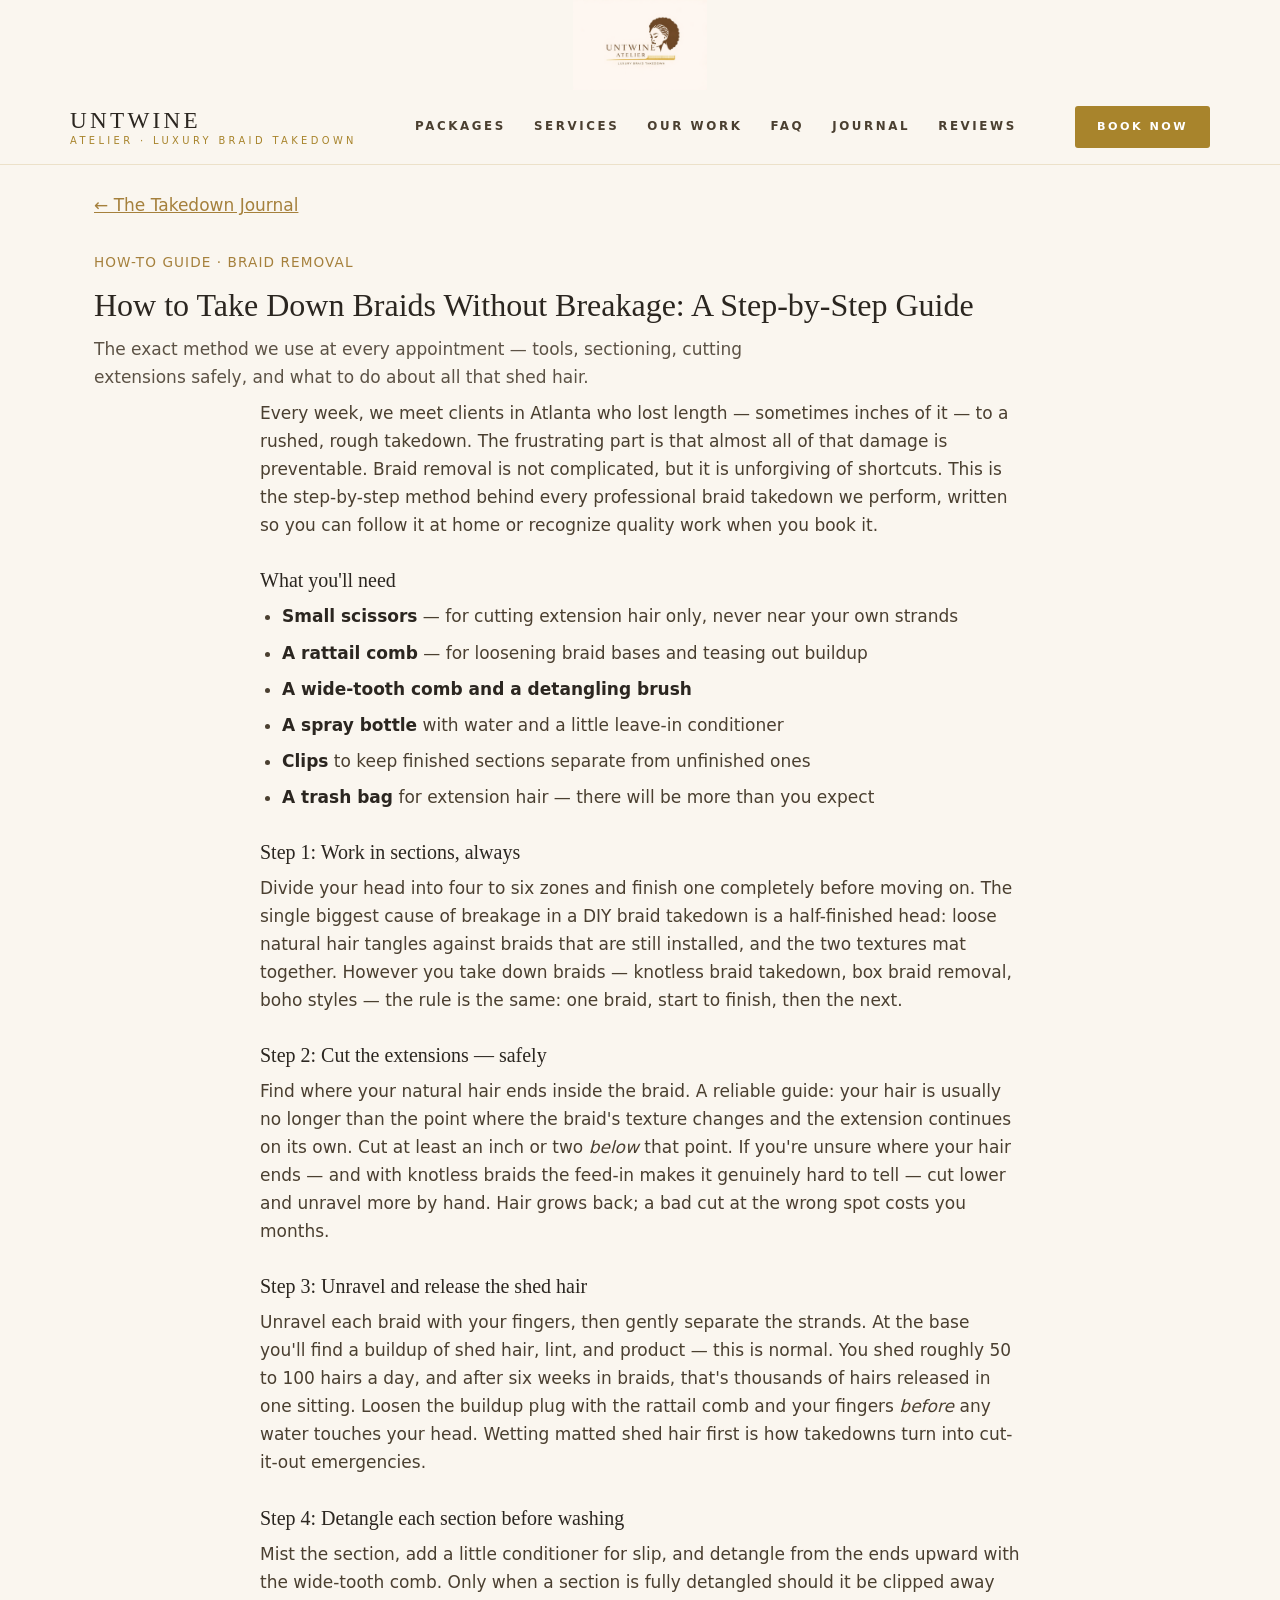
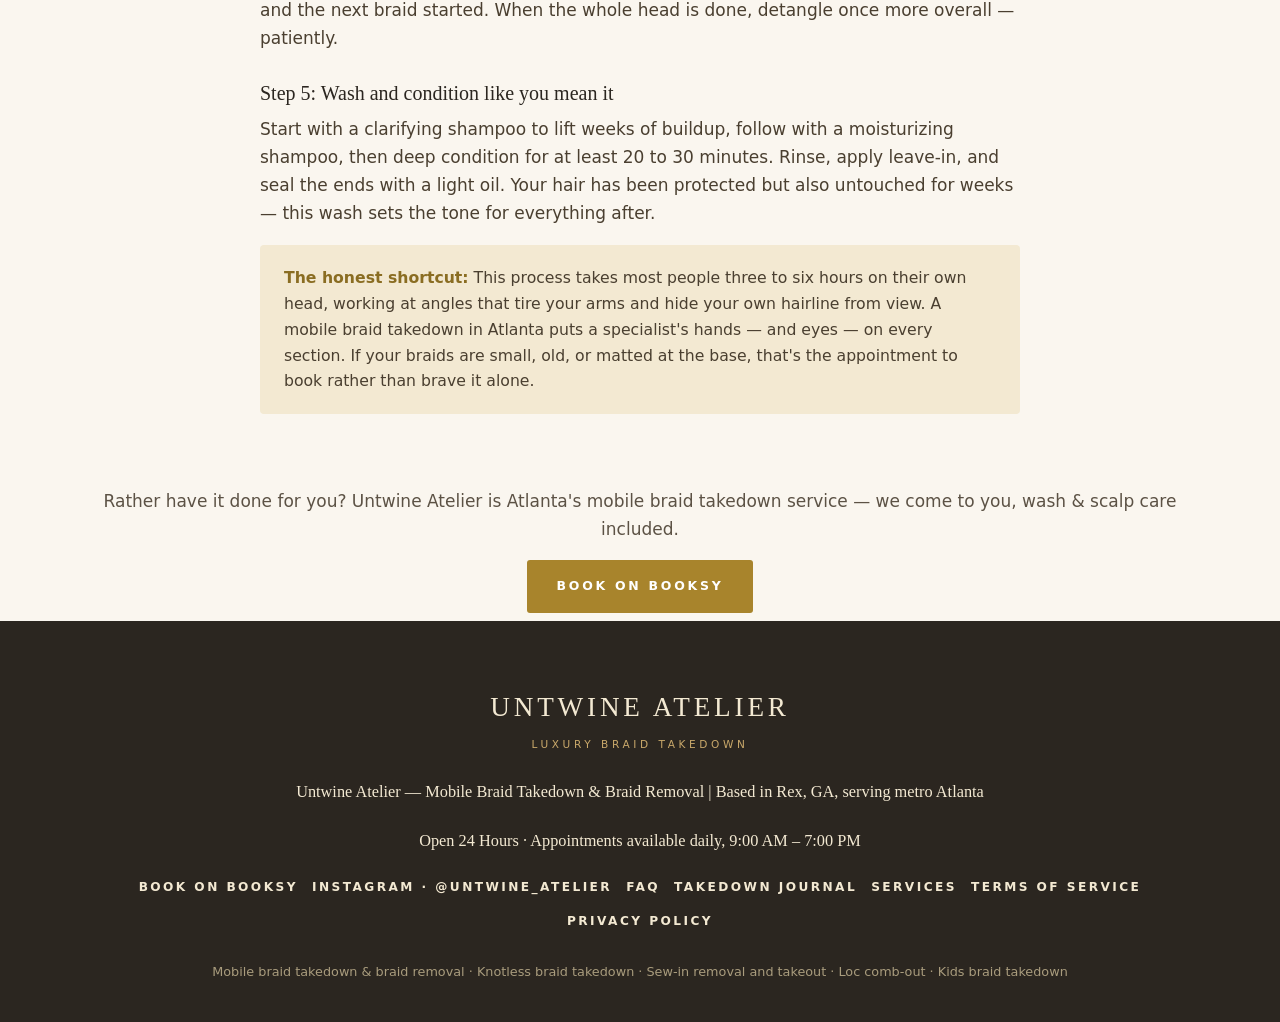
<file: how-to-take-down-braids-without-breakage.html>
<!DOCTYPE html>
<html lang="en">
<head>
<meta charset="UTF-8">
<meta name="viewport" content="width=device-width, initial-scale=1.0">
<title>How to Take Down Braids Without Breakage: A Step-by-Step Guide | Untwine Atelier</title>
<meta name="description" content="The exact method we use at every appointment — tools, sectioning, cutting extensions safely, and what to do about all that shed hair.">
<link rel="canonical" href="https://untwinehair.com/how-to-take-down-braids-without-breakage.html">
<meta property="og:type" content="website">
<meta property="og:title" content="How to Take Down Braids Without Breakage: A Step-by-Step Guide | Untwine Atelier">
<meta property="og:description" content="The exact method we use at every appointment — tools, sectioning, cutting extensions safely, and what to do about all that shed hair.">
<meta property="og:url" content="https://untwinehair.com/how-to-take-down-braids-without-breakage.html">
<meta property="og:image" content="https://untwinehair.com/images/before-after-takedown.jpg">
<style>
  :root{
    --bg:#faf6ef;
    --bg-alt:#f3e9d2;
    --card:#fffdf8;
    --ink:#2b2620;
    --ink-2:#4a3f30;
    --muted:#6d6355;
    --gold:#a8842c;
    --gold-dark:#8a6d22;
    --gold-soft:#c9a86a;
    --line:#e3d5b8;
    --line-soft:#ece1c9;
    --band:#2b2620;
    --band-text:#f3e9d2;
    color-scheme: light;
  }
  @media (prefers-color-scheme: dark){
    :root{
      --bg:#211c15;
      --bg-alt:#2b2419;
      --card:#2e2719;
      --ink:#f5efe2;
      --ink-2:#e8dcc2;
      --muted:#c4b694;
      --gold:#d9b45c;
      --gold-dark:#e8c876;
      --gold-soft:#c9a86a;
      --line:#55482e;
      --line-soft:#453a26;
      --band:#171310;
      --band-text:#f3e9d2;
      color-scheme: dark;
    }
  }
  *{box-sizing:border-box;}
  html{scroll-behavior:smooth;}
  body{
    margin:0;
    background:var(--bg);
    color:var(--ink);
    font-family:"Avenir Next","Segoe UI",system-ui,-apple-system,sans-serif;
    font-size:17px;
    line-height:1.65;
    -webkit-font-smoothing:antialiased;
  }
  h1,h2,h3,h4,.serif{font-family:Georgia,"Times New Roman",serif;font-weight:400;line-height:1.15;color:var(--ink);}
  em.gold{color:var(--gold);font-style:italic;}
  a{color:var(--gold-dark);}
  img{max-width:100%;display:block;}
  .wrap{max-width:1140px;margin:0 auto;padding:0 24px;}
  .narrow{max-width:820px;margin:0 auto;}
  section{padding:92px 0;}
  .alt{background:var(--bg-alt);}
  .kicker{
    text-align:center;text-transform:uppercase;letter-spacing:.28em;
    font-size:.72rem;font-weight:600;color:var(--gold);margin:0 0 18px;
  }
  .kicker.left{text-align:left;}
  .section-title{font-size:clamp(2rem,4.5vw,3.1rem);text-align:center;margin:0 0 14px;}
  .section-title.left{text-align:left;}
  .section-sub{text-align:center;color:var(--muted);max-width:640px;margin:0 auto 52px;font-size:1.02rem;}
  .rule{display:flex;align-items:center;gap:16px;justify-content:center;margin:26px auto;}
  .rule::before,.rule::after{content:"";height:1px;width:72px;background:var(--gold-soft);}
  .rule span{color:var(--gold);font-size:.8rem;}
  .rule.left{justify-content:flex-start;margin-left:0;}
  .rule.left::after{display:none;}

  /* Header */
  header.site{
    position:sticky;top:0;z-index:50;
    background:var(--bg);
    border-bottom:1px solid var(--line-soft);
  }
  .nav{display:flex;align-items:center;justify-content:space-between;gap:20px;padding:16px 0;flex-wrap:wrap;}
  .brand{text-decoration:none;line-height:1.1;}
  .brand .bname{font-family:Georgia,serif;font-size:1.45rem;letter-spacing:.14em;color:var(--ink);display:block;}
  .brand .btag{font-size:.62rem;letter-spacing:.34em;text-transform:uppercase;color:var(--gold);display:block;margin-top:3px;}
  nav.links{display:flex;gap:28px;flex-wrap:wrap;align-items:center;}
  nav.links a{
    text-decoration:none;color:var(--ink-2);font-size:.74rem;font-weight:600;
    letter-spacing:.22em;text-transform:uppercase;
  }
  nav.links a:hover{color:var(--gold);}
  .btn{
    display:inline-block;text-decoration:none;cursor:pointer;border:0;
    background:var(--gold);color:#fff !important;
    font-size:.78rem;font-weight:700;letter-spacing:.22em;text-transform:uppercase;
    padding:16px 30px;border-radius:3px;transition:background .2s ease, transform .2s ease;
    font-family:"Avenir Next","Segoe UI",system-ui,sans-serif;text-align:center;
  }
  .btn:hover{background:var(--gold-dark);}
  .btn.small{padding:12px 22px;font-size:.7rem;}
  .btn.outline{
    background:transparent;color:var(--ink) !important;
    border:1px solid var(--ink-2);
  }
  .btn.outline:hover{border-color:var(--gold);color:var(--gold-dark) !important;}
  .btn.ghost-light{background:transparent;border:1px solid var(--gold-soft);color:var(--band-text) !important;}
  .btn.ghost-light:hover{background:rgba(255,255,255,.08);}

  /* Hero */
  .hero{padding:84px 0 0;text-align:center;}
  .hero .topline{display:flex;align-items:center;gap:18px;justify-content:center;margin-bottom:30px;}
  .hero .topline::before,.hero .topline::after{content:"";height:1px;width:56px;background:var(--gold-soft);}
  .hero .topline span{text-transform:uppercase;letter-spacing:.3em;font-size:.72rem;font-weight:600;color:var(--gold);}
  .hero h1{margin:0 auto;max-width:900px;}
  .hero h1 .h1-seo{
    display:block;font-size:clamp(1.05rem,2.4vw,1.35rem);letter-spacing:.14em;
    text-transform:uppercase;color:var(--gold-dark);font-family:"Avenir Next","Segoe UI",system-ui,sans-serif;
    font-weight:700;margin-bottom:26px;line-height:1.5;
  }
  .hero h1 .h1-brand{display:block;font-size:clamp(2.9rem,8vw,5.4rem);line-height:1.06;}
  .hero h1 .h1-brand em{color:var(--gold);}
  .hero .hero-sub{
    max-width:720px;margin:8px auto 0;font-size:1.13rem;color:var(--ink-2);line-height:1.75;
  }
  .hero .hero-note{max-width:680px;margin:18px auto 0;color:var(--muted);font-size:1rem;}
  .hero .cta-row{display:flex;gap:16px;justify-content:center;flex-wrap:wrap;margin-top:38px;}
  .hero .virtues{margin-top:30px;font-size:.72rem;letter-spacing:.3em;text-transform:uppercase;color:var(--muted);}
  .hero .virtues b{color:var(--gold);font-weight:400;}
  .areas{display:flex;flex-wrap:wrap;gap:8px;justify-content:center;margin:34px auto 0;max-width:980px;padding:0 24px;}
  .areas span{
    font-size:.78rem;letter-spacing:.06em;color:var(--ink-2);
    border:1px solid var(--line);border-radius:999px;padding:6px 14px;background:var(--card);
  }
  .areas .areas-label{border:0;background:transparent;color:var(--gold);font-weight:700;text-transform:uppercase;letter-spacing:.2em;font-size:.68rem;padding:6px 4px;}
  .gallery{display:grid;grid-template-columns:repeat(3,1fr);gap:18px;margin-top:64px;}
  .gallery figure{margin:0;overflow:hidden;border-radius:4px;}
  .gallery img{width:100%;height:420px;object-fit:cover;object-position:center 22%;}
  .gallery figcaption{
    font-size:.78rem;color:var(--muted);text-align:center;padding:10px 6px 2px;font-style:italic;font-family:Georgia,serif;
  }
  .gallery-real{grid-template-columns:1fr 1fr;max-width:880px;margin-left:auto;margin-right:auto;}
  .gallery-real img{height:520px;object-position:center 18%;}
  .showcase{margin-top:22px;}
  .showcase figure{margin:0;overflow:hidden;border-radius:4px;}
  .showcase img{width:100%;height:auto;display:block;}
  .showcase figcaption{font-size:.82rem;color:var(--muted);text-align:center;padding:12px 6px 2px;font-style:italic;font-family:Georgia,serif;}

  /* Our Work gallery */
  .work-grid{display:grid;grid-template-columns:repeat(3,1fr);gap:22px;}
  .work-grid figure{margin:0;}
  .work-grid .work-frame{overflow:hidden;border-radius:4px;border:1px solid var(--line);background:var(--card);}
  .work-grid img{width:100%;height:auto;aspect-ratio:1/1;object-fit:cover;object-position:center 20%;}
  .work-grid figcaption{
    font-size:.82rem;color:var(--muted);text-align:center;padding:10px 6px 2px;font-style:italic;font-family:Georgia,serif;
  }

  /* About */
  .split{display:grid;grid-template-columns:1fr 1fr;gap:64px;align-items:start;}
  .split p{color:var(--ink-2);margin:0 0 18px;}
  .feature-list{display:grid;gap:30px;}
  .feature{display:grid;grid-template-columns:22px 1fr;gap:10px;}
  .feature .dia{color:var(--gold);font-size:.7rem;padding-top:7px;}
  .feature h3{font-size:1.22rem;margin:0 0 6px;}
  .feature p{color:var(--muted);margin:0;font-size:.98rem;}

  /* Packages */
  .pkg-grid{display:grid;grid-template-columns:repeat(3,1fr);gap:22px;}
  .pkg{
    background:var(--card);border:1px solid var(--line);border-radius:4px;
    padding:38px 30px;display:flex;flex-direction:column;position:relative;
  }
  .pkg.featured{border:2px solid var(--gold);}
  .pkg .pkg-tag{
    position:absolute;top:-13px;left:50%;transform:translateX(-50%);
    background:var(--gold);color:#fff;font-size:.64rem;font-weight:700;
    letter-spacing:.22em;text-transform:uppercase;padding:6px 16px;border-radius:999px;white-space:nowrap;
  }
  .pkg h3{font-size:1.5rem;margin:0 0 8px;text-align:center;}
  .pkg .pkg-price{font-family:Georgia,serif;font-size:2.3rem;color:var(--gold-dark);text-align:center;margin:6px 0 2px;}
  .pkg .pkg-time{text-align:center;color:var(--muted);font-size:.85rem;letter-spacing:.12em;text-transform:uppercase;margin-bottom:18px;}
  .pkg ul{list-style:none;margin:0 0 26px;padding:0;flex:1;}
  .pkg li{padding:9px 0 9px 24px;position:relative;color:var(--ink-2);font-size:.97rem;border-bottom:1px solid var(--line-soft);}
  .pkg li:last-child{border-bottom:0;}
  .pkg li::before{content:"◆";position:absolute;left:2px;color:var(--gold);font-size:.55rem;top:16px;}
  .pkg .btn{align-self:stretch;}

  /* Services */
  .svc-grid{display:grid;grid-template-columns:repeat(2,1fr);gap:20px;}
  .svc{
    background:var(--card);border:1px solid var(--line-soft);border-radius:4px;
    padding:28px;display:grid;grid-template-columns:52px 1fr;gap:6px 18px;
  }
  .svc .num{font-family:Georgia,serif;font-size:1.5rem;color:var(--gold);grid-row:span 3;padding-top:2px;}
  .svc h3{font-size:1.28rem;margin:0;}
  .svc p{color:var(--muted);margin:0;font-size:.96rem;}
  .svc .svc-foot{display:flex;align-items:center;justify-content:space-between;gap:14px;flex-wrap:wrap;margin-top:6px;}
  .svc .price{font-family:Georgia,serif;font-size:1.35rem;color:var(--ink);}
  .svc .price small{display:block;font-family:"Avenir Next",sans-serif;font-size:.72rem;color:var(--muted);letter-spacing:.04em;}
  .book-link{
    color:var(--gold-dark);text-decoration:none;font-size:.74rem;font-weight:700;
    letter-spacing:.18em;text-transform:uppercase;white-space:nowrap;
  }
  .book-link:hover{text-decoration:underline;}
  .badge{
    display:inline-block;background:var(--bg-alt);color:var(--gold-dark);
    font-size:.64rem;font-weight:700;letter-spacing:.16em;text-transform:uppercase;
    padding:4px 10px;border-radius:999px;margin-left:8px;vertical-align:middle;
  }
  @media (prefers-color-scheme: dark){ .badge{background:#453a26;} }

  /* Add-ons */
  .addons{display:grid;grid-template-columns:1fr 1fr 1fr;gap:20px;align-items:stretch;}
  .addon{
    border:1px dashed var(--gold-soft);border-radius:4px;padding:28px;text-align:center;background:var(--card);
  }
  .addon h3{font-size:1.2rem;margin:0 0 8px;}
  .addon p{color:var(--muted);margin:0 0 12px;font-size:.95rem;}
  .addon .price{font-family:Georgia,serif;font-size:1.6rem;color:var(--gold-dark);}
  .addon.note{border-style:solid;border-color:var(--gold);display:flex;flex-direction:column;justify-content:center;}
  .addon.note .big{font-family:Georgia,serif;font-size:1.5rem;color:var(--ink);margin:0 0 6px;}

  /* Steps */
  .steps{display:grid;grid-template-columns:repeat(3,1fr);gap:36px;position:relative;}
  .steps::before{
    content:"";position:absolute;top:37px;left:18%;right:18%;height:1px;background:var(--gold-soft);
  }
  .step{text-align:center;position:relative;padding:0 8px;}
  .step .circle{
    width:74px;height:74px;border:1px solid var(--gold-soft);border-radius:50%;
    display:flex;align-items:center;justify-content:center;margin:0 auto 22px;
    background:var(--bg-alt);font-family:Georgia,serif;font-size:1.15rem;color:var(--gold-dark);position:relative;z-index:1;
  }
  .alt .step .circle{background:var(--bg);}
  .step h3{font-size:1.35rem;margin:0 0 10px;}
  .step p{color:var(--muted);margin:0;font-size:.97rem;}

  /* Why */
  .why-grid{display:grid;grid-template-columns:repeat(2,1fr);gap:20px;}
  .why{background:var(--card);border:1px solid var(--line-soft);border-radius:4px;padding:30px;}
  .why .rn{font-family:Georgia,serif;font-style:italic;color:var(--gold);font-size:1.05rem;letter-spacing:.2em;}
  .why h3{font-size:1.3rem;margin:8px 0 8px;}
  .why p{color:var(--muted);margin:0;font-size:.97rem;}

  /* Prep & aftercare */
  .prep{display:grid;grid-template-columns:1fr 1fr;gap:22px;}
  .prep-card{background:var(--card);border:1px solid var(--line);border-radius:4px;padding:34px;}
  .prep-card h3{font-size:1.45rem;margin:0 0 6px;}
  .prep-card .sub{color:var(--gold-dark);font-size:.74rem;font-weight:700;letter-spacing:.22em;text-transform:uppercase;margin:0 0 18px;}
  .prep-card ul{margin:0;padding:0;list-style:none;}
  .prep-card li{padding:8px 0 8px 26px;position:relative;color:var(--ink-2);font-size:.98rem;border-bottom:1px solid var(--line-soft);}
  .prep-card li:last-child{border-bottom:0;}
  .prep-card li::before{content:"✦";position:absolute;left:2px;color:var(--gold);font-size:.7rem;top:13px;}

  /* FAQ */
  details.faq{
    background:var(--card);border:1px solid var(--line-soft);border-radius:4px;margin-bottom:12px;
  }
  details.faq summary{
    cursor:pointer;list-style:none;padding:22px 26px;font-family:Georgia,serif;
    font-size:1.14rem;color:var(--ink);display:flex;justify-content:space-between;gap:16px;align-items:center;
  }
  details.faq summary::-webkit-details-marker{display:none;}
  details.faq summary .plus{color:var(--gold);font-size:1.3rem;line-height:1;flex:none;font-family:"Avenir Next",sans-serif;}
  details.faq[open ] summary .plus{transform:rotate(45deg);}
  details.faq summary .plus{transition:transform .2s ease;}
  details.faq .faq-body{padding:0 26px 24px;color:var(--ink-2);font-size:.99rem;}
  details.faq .faq-body p{margin:0;}

  /* Journal */
  .journal-list{display:grid;gap:16px;}
  .article-item{background:var(--card);border:1px solid var(--line-soft);border-radius:4px;overflow:hidden;}
  .article-head{
    width:100%;background:none;border:0;cursor:pointer;text-align:left;
    padding:28px 30px;display:grid;grid-template-columns:1fr auto;gap:8px 20px;align-items:center;
    font-family:inherit;color:var(--ink);
  }
  .article-head .a-kicker{grid-column:1;font-size:.66rem;font-weight:700;letter-spacing:.24em;text-transform:uppercase;color:var(--gold);}
  .article-head h3{grid-column:1;font-size:clamp(1.25rem,2.6vw,1.6rem);margin:0;}
  .article-head .a-teaser{grid-column:1;color:var(--muted);font-size:.97rem;margin:0;max-width:640px;}
  .article-head .a-cta{
    grid-column:2;grid-row:1 / span 3;align-self:center;font-size:.72rem;font-weight:700;letter-spacing:.18em;
    text-transform:uppercase;color:var(--gold-dark);border:1px solid var(--gold-soft);
    padding:11px 18px;border-radius:3px;white-space:nowrap;background:transparent;
  }
  .article-head:hover .a-cta{background:var(--bg-alt);}
  .article-body{display:none;border-top:1px solid var(--line-soft);padding:36px 30px 10px;}
  .article-item.open .article-body{display:block;}
  .article-body .prose{max-width:760px;}
  .prose p{color:var(--ink-2);margin:0 0 18px;}
  .prose h4{font-size:1.25rem;margin:30px 0 10px;}
  .prose h4:first-child{margin-top:0;}
  .prose ul,.prose ol{color:var(--ink-2);margin:0 0 18px;padding-left:22px;}
  .prose li{margin-bottom:8px;}
  .prose strong{color:var(--ink);}
  .prose .callout{
    background:var(--bg-alt);border-radius:4px;padding:20px 24px;margin:0 0 22px;color:var(--ink-2);font-size:.98rem;
  }
  .prose .callout strong{color:var(--gold-dark);}
  table.compare{width:100%;border-collapse:collapse;margin:6px 0 24px;font-size:.95rem;}
  table.compare th,table.compare td{border:1px solid var(--line);padding:12px 14px;text-align:left;vertical-align:top;}
  table.compare th{background:var(--bg-alt);font-family:Georgia,serif;font-weight:400;color:var(--ink);}
  table.compare td{color:var(--ink-2);}

  /* Testimonials */
  .t-grid{display:grid;grid-template-columns:repeat(3,1fr);gap:20px;}
  .t-card{background:var(--card);border:1px solid var(--line-soft);border-radius:4px;padding:32px;display:flex;flex-direction:column;}
  .t-card .stars{color:var(--gold);letter-spacing:.3em;margin-bottom:16px;font-size:.9rem;}
  .t-card blockquote{margin:0 0 22px;font-family:Georgia,serif;font-style:italic;font-size:1.05rem;line-height:1.6;color:var(--ink-2);flex:1;}
  .t-card .who{display:flex;gap:14px;align-items:center;}
  .t-card .avatar{
    width:44px;height:44px;border-radius:50%;background:var(--bg-alt);color:var(--gold-dark);
    display:flex;align-items:center;justify-content:center;font-family:Georgia,serif;font-size:1.05rem;flex:none;
    border:1px solid var(--line);
  }
  .t-card .who b{display:block;font-size:.95rem;color:var(--ink);}
  .t-card .who span{font-size:.82rem;color:var(--muted);}

  /* Policies + CTA + footer */
  .policies{background:var(--band);color:var(--band-text);padding:44px 0;text-align:center;}
  .policies .p-kicker{color:var(--gold-soft);text-transform:uppercase;letter-spacing:.28em;font-size:.68rem;font-weight:700;margin:0 0 12px;}
  .policies p.stmt{font-family:Georgia,serif;font-size:clamp(1.05rem,2.4vw,1.3rem);margin:0 auto;max-width:820px;line-height:1.6;}
  .final-cta{text-align:center;}
  .final-cta h2{font-size:clamp(2.1rem,5vw,3.4rem);margin:0 0 14px;}
  .final-cta p{color:var(--muted);max-width:600px;margin:0 auto 34px;}
  footer.site{background:var(--band);color:var(--band-text);padding:64px 0 40px;}
  footer.site .f-brand{font-family:Georgia,serif;font-size:1.7rem;letter-spacing:.14em;text-align:center;margin:0;}
  footer.site .f-tag{text-align:center;color:var(--gold-soft);font-size:.66rem;letter-spacing:.34em;text-transform:uppercase;margin:6px 0 26px;}
  footer.site .f-line{text-align:center;font-family:Georgia,serif;font-size:1.02rem;margin:0 auto 22px;max-width:720px;color:var(--band-text);}
  footer.site .f-links{display:flex;gap:14px;justify-content:center;flex-wrap:wrap;margin-bottom:30px;}
  footer.site .f-links a{color:var(--band-text);text-decoration:none;font-size:.76rem;font-weight:700;letter-spacing:.2em;text-transform:uppercase;}
  footer.site .f-links a:hover{color:var(--gold-soft);}
  footer.site .f-small{text-align:center;color:#a99c7d;font-size:.8rem;margin:0;}
  @media (prefers-color-scheme: dark){ footer.site .f-small{color:#8d8168;} }
  .sample-note{
    text-align:center;font-size:.78rem;color:var(--muted);padding:14px 20px;
    border-bottom:1px solid var(--line-soft);background:var(--bg-alt);
  }

  /* Legal pages */
  .legal-view{display:none;padding:72px 0 84px;}
  .legal-view.active{display:block;}
  .legal-wrap{max-width:820px;margin:0 auto;padding:0 24px;}
  .legal-back{display:inline-block;margin-bottom:32px;color:var(--gold-dark);text-decoration:none;font-size:.74rem;font-weight:700;letter-spacing:.2em;text-transform:uppercase;}
  .legal-back:hover{text-decoration:underline;}
  .legal-view h1{font-size:clamp(2.1rem,5vw,3rem);margin:0 0 10px;text-align:left;}
  .legal-effective{color:var(--gold-dark);font-weight:700;margin:0 0 28px;font-size:.98rem;}
  .legal-prose p{color:var(--ink-2);margin:0 0 18px;line-height:1.75;}
  .legal-prose h2{font-size:1.55rem;margin:38px 0 14px;color:var(--ink);border-bottom:1px solid var(--line-soft);padding-bottom:10px;}
  .legal-prose h3{font-size:1.22rem;margin:26px 0 10px;color:var(--ink);}
  .legal-prose ul{color:var(--ink-2);margin:0 0 20px;padding-left:22px;line-height:1.7;}
  .legal-prose li{margin-bottom:9px;}
  .legal-prose strong{color:var(--ink);}
  .legal-prose a{color:var(--gold-dark);}
  .legal-note{margin-top:40px;padding-top:22px;border-top:1px solid var(--line);color:var(--muted);font-size:.9rem;font-style:italic;}
  .legal-crosslinks{display:flex;gap:14px;flex-wrap:wrap;margin-top:36px;}
  main.hidden-view{display:none;}

  @media (max-width: 900px){
    section{padding:64px 0;}
    .split,.prep,.why-grid,.svc-grid{grid-template-columns:1fr;gap:36px;}
    .pkg-grid,.t-grid,.addons,.steps{grid-template-columns:1fr;}
    .steps::before{display:none;}
    .work-grid{grid-template-columns:repeat(2,1fr);gap:14px;}
    .gallery{grid-template-columns:1fr;gap:14px;}
    .gallery img{height:340px;}
    .gallery-real img{height:440px;}
    .gallery figure:nth-child(n+3){display:none;}
    .gallery-real figure:nth-child(n+3){display:block;}
    nav.links{gap:18px;}
    .nav{justify-content:center;text-align:center;}
    .article-head{grid-template-columns:1fr;}
    .article-head .a-cta{grid-column:1;grid-row:auto;justify-self:start;margin-top:6px;}
    table.compare thead{display:none;}
    table.compare,table.compare tbody,table.compare tr,table.compare td{display:block;width:100%;}
    table.compare tr{margin-bottom:14px;border:1px solid var(--line);border-radius:4px;overflow:hidden;}
    table.compare td{border:0;border-bottom:1px solid var(--line-soft);}
    table.compare td:last-child{border-bottom:0;}
    table.compare td::before{
      content:attr(data-label);display:block;font-size:.66rem;font-weight:700;
      letter-spacing:.18em;text-transform:uppercase;color:var(--gold);margin-bottom:4px;
    }
    table.compare td.rowhead{background:var(--bg-alt);font-family:Georgia,serif;color:var(--ink);font-size:1.05rem;}
    table.compare td.rowhead::before{display:none;}
  }
  @media (prefers-reduced-motion: reduce){
    html{scroll-behavior:auto;}
    *{transition:none !important;}
  }
</style>
<style>
.page-hero{padding:56px 0 8px;text-align:center}
.page-hero h1{font-size:2.2rem;line-height:1.15;margin:.2em 0 .35em}
.page-hero .lede{max-width:720px;margin:0 auto;color:#5c5245}
.jcard{display:block;background:#fffaf4;border:1px solid #e8dcc8;border-radius:14px;padding:22px 24px;margin:0 0 18px;text-decoration:none;color:inherit}
.jcard:hover{border-color:#c9a86a}
.jcard h3{margin:.25em 0 .35em}
.jcard .a-kicker{color:#a5803c;font-size:.8rem;letter-spacing:.06em;text-transform:uppercase}
.jcard .a-teaser{color:#5c5245;margin:0}
.jcard .a-cta{color:#a5803c;font-weight:600}
.cta-band{text-align:center;padding:34px 0 8px}
.back-link{display:inline-block;margin:26px 0 0;color:#a5803c}
article.post .prose{max-width:760px;margin:0 auto}
</style>

</head>
<body>
<header class="site"><div style="text-align:center;width:100%"><a href="/"><img src="images/logo.png" width="640" height="427" alt="Untwine Atelier – Luxury Braid Takedown" style="display:block;margin:0 auto;max-height:90px;width:auto"></a></div>
  <div class="wrap nav">
    <a class="brand" href="/" aria-label="Untwine Atelier — home">
      <span class="bname">UNTWINE</span>
      <span class="btag">Atelier · Luxury Braid Takedown</span>
    </a>
    <nav class="links" aria-label="Main">
      <a href="/#packages">Packages</a>
      <a href="services.html">Services</a>
      <a href="/#work">Our Work</a>
      <a href="faq.html">FAQ</a>
      <a href="journal.html" aria-current="page">Journal</a>
      <a href="/#reviews">Reviews</a>
    </nav>
    <a class="btn small" href="https://booksy.com/en-us/1729557_untwine-atelier-luxury-braid-takedown_hair-salon_16238_jonesboro#ba_s=seo" target="_blank" rel="noopener">Book Now</a>
  </div>
</header>
<main>

<div class="wrap"><article class="post">
<a class="back-link" href="journal.html">← The Takedown Journal</a>
<div class="page-hero" style="text-align:left;padding-top:18px">
<p style="color:#a5803c;letter-spacing:.08em;text-transform:uppercase;font-size:.85rem">How-To Guide · Braid Removal</p>
<h1 style="font-size:2rem">How to Take Down Braids Without Breakage: A Step-by-Step Guide</h1>
<p class="lede" style="margin:0">The exact method we use at every appointment — tools, sectioning, cutting extensions safely, and what to do about all that shed hair.</p>
</div>
<div class="prose">
<p>Every week, we meet clients in Atlanta who lost length — sometimes inches of it — to a rushed, rough takedown. The frustrating part is that almost all of that damage is preventable. Braid removal is not complicated, but it is unforgiving of shortcuts. This is the step-by-step method behind every professional braid takedown we perform, written so you can follow it at home or recognize quality work when you book it.</p>
<h4>What you'll need</h4>
<ul>
<li><strong>Small scissors</strong> — for cutting extension hair only, never near your own strands</li>
<li><strong>A rattail comb</strong> — for loosening braid bases and teasing out buildup</li>
<li><strong>A wide-tooth comb and a detangling brush</strong></li>
<li><strong>A spray bottle</strong> with water and a little leave-in conditioner</li>
<li><strong>Clips</strong> to keep finished sections separate from unfinished ones</li>
<li><strong>A trash bag</strong> for extension hair — there will be more than you expect</li>
</ul>
<h4>Step 1: Work in sections, always</h4>
<p>Divide your head into four to six zones and finish one completely before moving on. The single biggest cause of breakage in a DIY braid takedown is a half-finished head: loose natural hair tangles against braids that are still installed, and the two textures mat together. However you take down braids — knotless braid takedown, box braid removal, boho styles — the rule is the same: one braid, start to finish, then the next.</p>
<h4>Step 2: Cut the extensions — safely</h4>
<p>Find where your natural hair ends inside the braid. A reliable guide: your hair is usually no longer than the point where the braid's texture changes and the extension continues on its own. Cut at least an inch or two <em>below</em> that point. If you're unsure where your hair ends — and with knotless braids the feed-in makes it genuinely hard to tell — cut lower and unravel more by hand. Hair grows back; a bad cut at the wrong spot costs you months.</p>
<h4>Step 3: Unravel and release the shed hair</h4>
<p>Unravel each braid with your fingers, then gently separate the strands. At the base you'll find a buildup of shed hair, lint, and product — this is normal. You shed roughly 50 to 100 hairs a day, and after six weeks in braids, that's thousands of hairs released in one sitting. Loosen the buildup plug with the rattail comb and your fingers <em>before</em> any water touches your head. Wetting matted shed hair first is how takedowns turn into cut-it-out emergencies.</p>
<h4>Step 4: Detangle each section before washing</h4>
<p>Mist the section, add a little conditioner for slip, and detangle from the ends upward with the wide-tooth comb. Only when a section is fully detangled should it be clipped away and the next braid started. When the whole head is done, detangle once more overall — patiently.</p>
<h4>Step 5: Wash and condition like you mean it</h4>
<p>Start with a clarifying shampoo to lift weeks of buildup, follow with a moisturizing shampoo, then deep condition for at least 20 to 30 minutes. Rinse, apply leave-in, and seal the ends with a light oil. Your hair has been protected but also untouched for weeks — this wash sets the tone for everything after.</p>
<div class="callout"><strong>The honest shortcut:</strong> This process takes most people three to six hours on their own head, working at angles that tire your arms and hide your own hairline from view. A mobile braid takedown in Atlanta puts a specialist's hands — and eyes — on every section. If your braids are small, old, or matted at the base, that's the appointment to book rather than brave it alone.</div>
</div>
<div class="cta-band">
<p style="color:#5c5245">Rather have it done for you? Untwine Atelier is Atlanta's mobile braid takedown service — we come to you, wash &amp; scalp care included.</p>
<a class="btn" href="https://booksy.com/en-us/1729557_untwine-atelier-luxury-braid-takedown_hair-salon_16238_jonesboro" target="_blank" rel="noopener">Book on Booksy</a>
</div>
</article></div>
</main>
<footer class="site">
<div class="wrap">
<p class="f-brand">UNTWINE ATELIER</p>
<p class="f-tag">Luxury Braid Takedown</p>
<p class="f-line">Untwine Atelier — Mobile Braid Takedown &amp; Braid Removal | Based in Rex, GA, serving metro Atlanta</p>
<p class="f-line">Open 24 Hours &middot; Appointments available daily, 9:00 AM &ndash; 7:00 PM</p>
<div class="f-links">
<a href="https://booksy.com/en-us/1729557_untwine-atelier-luxury-braid-takedown_hair-salon_16238_jonesboro#ba_s=seo" rel="noopener" target="_blank">Book on Booksy</a>
<a href="https://www.instagram.com/untwine_atelier" rel="noopener" target="_blank">Instagram · @untwine_atelier</a>
<a href="faq.html">FAQ</a>
<a href="journal.html">Takedown Journal</a>
<a href="services.html">Services</a>
<a href="#terms">Terms of Service</a>
<a href="#privacy">Privacy Policy</a>
</div>
<p class="f-small">Mobile braid takedown &amp; braid removal · Knotless braid takedown · Sew-in removal and takeout · Loc comb-out · Kids braid takedown</p>
</div>
</footer>
</body>
</html>
</file>
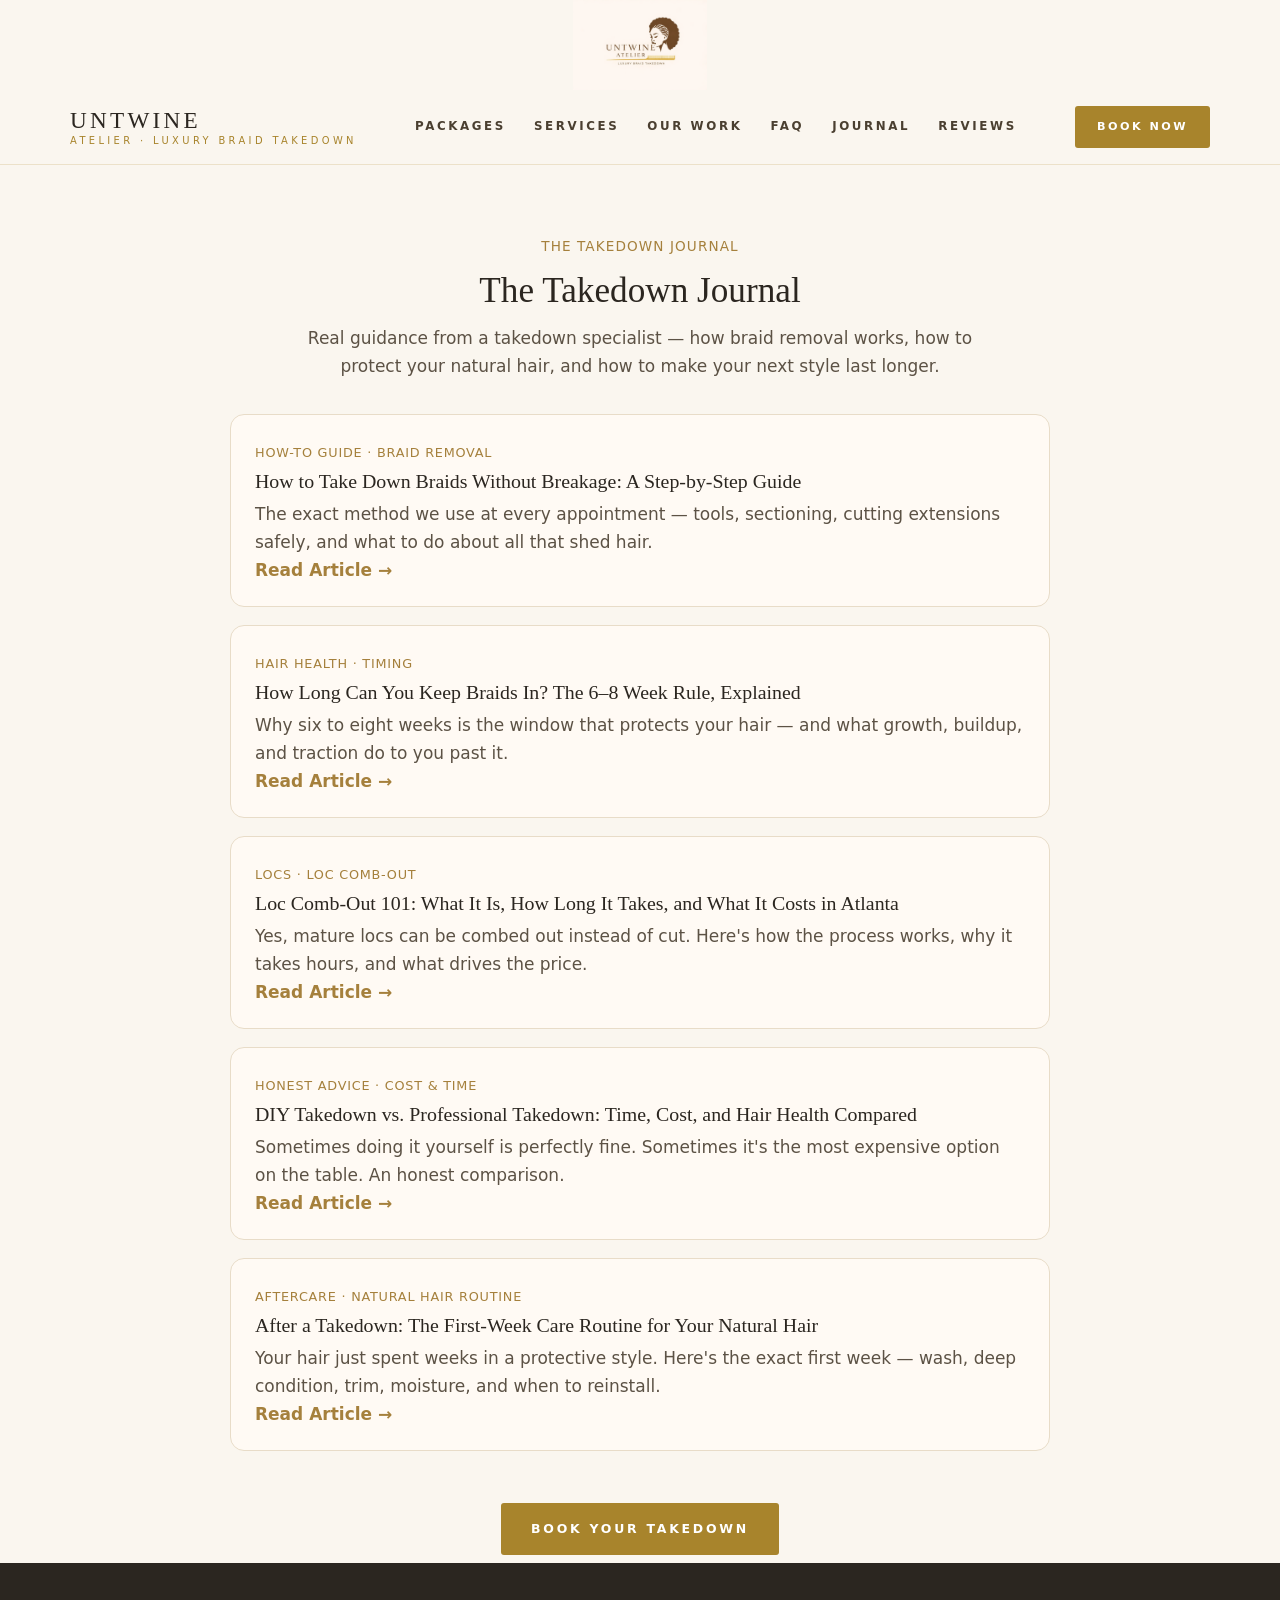
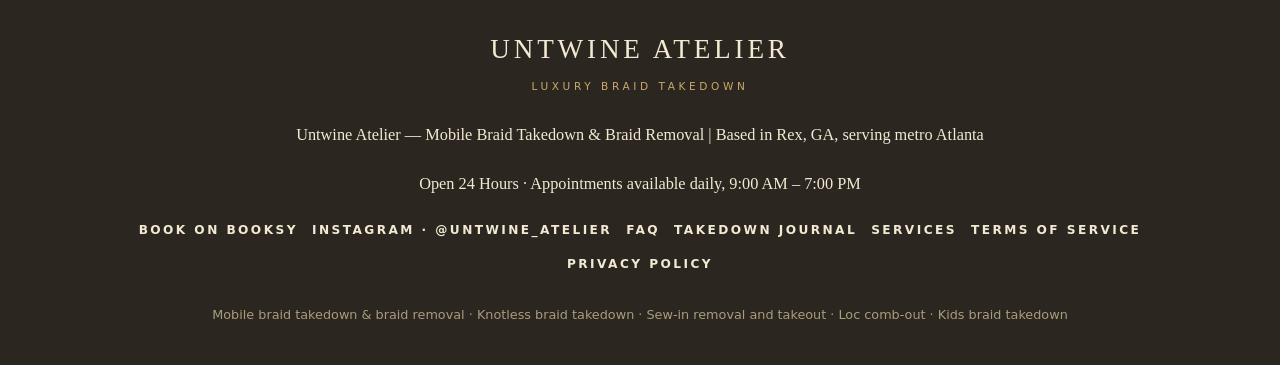
<file: journal.html>
<!DOCTYPE html>
<html lang="en">
<head>
<meta charset="UTF-8">
<meta name="viewport" content="width=device-width, initial-scale=1.0">
<title>The Takedown Journal — Braid Care Guides | Untwine Atelier</title>
<meta name="description" content="Guides from Atlanta takedown specialists: how to take down braids without breakage, how long you can keep braids in, loc comb-out explained, DIY vs professional takedown, and first-week aftercare.">
<link rel="canonical" href="https://untwinehair.com/journal.html">
<meta property="og:type" content="website">
<meta property="og:title" content="The Takedown Journal — Braid Care Guides | Untwine Atelier">
<meta property="og:description" content="Guides from Atlanta takedown specialists: how to take down braids without breakage, how long you can keep braids in, loc comb-out explained, DIY vs professional takedown, and first-week aftercare.">
<meta property="og:url" content="https://untwinehair.com/journal.html">
<meta property="og:image" content="https://untwinehair.com/images/before-after-takedown.jpg">
<style>
  :root{
    --bg:#faf6ef;
    --bg-alt:#f3e9d2;
    --card:#fffdf8;
    --ink:#2b2620;
    --ink-2:#4a3f30;
    --muted:#6d6355;
    --gold:#a8842c;
    --gold-dark:#8a6d22;
    --gold-soft:#c9a86a;
    --line:#e3d5b8;
    --line-soft:#ece1c9;
    --band:#2b2620;
    --band-text:#f3e9d2;
    color-scheme: light;
  }
  @media (prefers-color-scheme: dark){
    :root{
      --bg:#211c15;
      --bg-alt:#2b2419;
      --card:#2e2719;
      --ink:#f5efe2;
      --ink-2:#e8dcc2;
      --muted:#c4b694;
      --gold:#d9b45c;
      --gold-dark:#e8c876;
      --gold-soft:#c9a86a;
      --line:#55482e;
      --line-soft:#453a26;
      --band:#171310;
      --band-text:#f3e9d2;
      color-scheme: dark;
    }
  }
  *{box-sizing:border-box;}
  html{scroll-behavior:smooth;}
  body{
    margin:0;
    background:var(--bg);
    color:var(--ink);
    font-family:"Avenir Next","Segoe UI",system-ui,-apple-system,sans-serif;
    font-size:17px;
    line-height:1.65;
    -webkit-font-smoothing:antialiased;
  }
  h1,h2,h3,h4,.serif{font-family:Georgia,"Times New Roman",serif;font-weight:400;line-height:1.15;color:var(--ink);}
  em.gold{color:var(--gold);font-style:italic;}
  a{color:var(--gold-dark);}
  img{max-width:100%;display:block;}
  .wrap{max-width:1140px;margin:0 auto;padding:0 24px;}
  .narrow{max-width:820px;margin:0 auto;}
  section{padding:92px 0;}
  .alt{background:var(--bg-alt);}
  .kicker{
    text-align:center;text-transform:uppercase;letter-spacing:.28em;
    font-size:.72rem;font-weight:600;color:var(--gold);margin:0 0 18px;
  }
  .kicker.left{text-align:left;}
  .section-title{font-size:clamp(2rem,4.5vw,3.1rem);text-align:center;margin:0 0 14px;}
  .section-title.left{text-align:left;}
  .section-sub{text-align:center;color:var(--muted);max-width:640px;margin:0 auto 52px;font-size:1.02rem;}
  .rule{display:flex;align-items:center;gap:16px;justify-content:center;margin:26px auto;}
  .rule::before,.rule::after{content:"";height:1px;width:72px;background:var(--gold-soft);}
  .rule span{color:var(--gold);font-size:.8rem;}
  .rule.left{justify-content:flex-start;margin-left:0;}
  .rule.left::after{display:none;}

  /* Header */
  header.site{
    position:sticky;top:0;z-index:50;
    background:var(--bg);
    border-bottom:1px solid var(--line-soft);
  }
  .nav{display:flex;align-items:center;justify-content:space-between;gap:20px;padding:16px 0;flex-wrap:wrap;}
  .brand{text-decoration:none;line-height:1.1;}
  .brand .bname{font-family:Georgia,serif;font-size:1.45rem;letter-spacing:.14em;color:var(--ink);display:block;}
  .brand .btag{font-size:.62rem;letter-spacing:.34em;text-transform:uppercase;color:var(--gold);display:block;margin-top:3px;}
  nav.links{display:flex;gap:28px;flex-wrap:wrap;align-items:center;}
  nav.links a{
    text-decoration:none;color:var(--ink-2);font-size:.74rem;font-weight:600;
    letter-spacing:.22em;text-transform:uppercase;
  }
  nav.links a:hover{color:var(--gold);}
  .btn{
    display:inline-block;text-decoration:none;cursor:pointer;border:0;
    background:var(--gold);color:#fff !important;
    font-size:.78rem;font-weight:700;letter-spacing:.22em;text-transform:uppercase;
    padding:16px 30px;border-radius:3px;transition:background .2s ease, transform .2s ease;
    font-family:"Avenir Next","Segoe UI",system-ui,sans-serif;text-align:center;
  }
  .btn:hover{background:var(--gold-dark);}
  .btn.small{padding:12px 22px;font-size:.7rem;}
  .btn.outline{
    background:transparent;color:var(--ink) !important;
    border:1px solid var(--ink-2);
  }
  .btn.outline:hover{border-color:var(--gold);color:var(--gold-dark) !important;}
  .btn.ghost-light{background:transparent;border:1px solid var(--gold-soft);color:var(--band-text) !important;}
  .btn.ghost-light:hover{background:rgba(255,255,255,.08);}

  /* Hero */
  .hero{padding:84px 0 0;text-align:center;}
  .hero .topline{display:flex;align-items:center;gap:18px;justify-content:center;margin-bottom:30px;}
  .hero .topline::before,.hero .topline::after{content:"";height:1px;width:56px;background:var(--gold-soft);}
  .hero .topline span{text-transform:uppercase;letter-spacing:.3em;font-size:.72rem;font-weight:600;color:var(--gold);}
  .hero h1{margin:0 auto;max-width:900px;}
  .hero h1 .h1-seo{
    display:block;font-size:clamp(1.05rem,2.4vw,1.35rem);letter-spacing:.14em;
    text-transform:uppercase;color:var(--gold-dark);font-family:"Avenir Next","Segoe UI",system-ui,sans-serif;
    font-weight:700;margin-bottom:26px;line-height:1.5;
  }
  .hero h1 .h1-brand{display:block;font-size:clamp(2.9rem,8vw,5.4rem);line-height:1.06;}
  .hero h1 .h1-brand em{color:var(--gold);}
  .hero .hero-sub{
    max-width:720px;margin:8px auto 0;font-size:1.13rem;color:var(--ink-2);line-height:1.75;
  }
  .hero .hero-note{max-width:680px;margin:18px auto 0;color:var(--muted);font-size:1rem;}
  .hero .cta-row{display:flex;gap:16px;justify-content:center;flex-wrap:wrap;margin-top:38px;}
  .hero .virtues{margin-top:30px;font-size:.72rem;letter-spacing:.3em;text-transform:uppercase;color:var(--muted);}
  .hero .virtues b{color:var(--gold);font-weight:400;}
  .areas{display:flex;flex-wrap:wrap;gap:8px;justify-content:center;margin:34px auto 0;max-width:980px;padding:0 24px;}
  .areas span{
    font-size:.78rem;letter-spacing:.06em;color:var(--ink-2);
    border:1px solid var(--line);border-radius:999px;padding:6px 14px;background:var(--card);
  }
  .areas .areas-label{border:0;background:transparent;color:var(--gold);font-weight:700;text-transform:uppercase;letter-spacing:.2em;font-size:.68rem;padding:6px 4px;}
  .gallery{display:grid;grid-template-columns:repeat(3,1fr);gap:18px;margin-top:64px;}
  .gallery figure{margin:0;overflow:hidden;border-radius:4px;}
  .gallery img{width:100%;height:420px;object-fit:cover;object-position:center 22%;}
  .gallery figcaption{
    font-size:.78rem;color:var(--muted);text-align:center;padding:10px 6px 2px;font-style:italic;font-family:Georgia,serif;
  }
  .gallery-real{grid-template-columns:1fr 1fr;max-width:880px;margin-left:auto;margin-right:auto;}
  .gallery-real img{height:520px;object-position:center 18%;}
  .showcase{margin-top:22px;}
  .showcase figure{margin:0;overflow:hidden;border-radius:4px;}
  .showcase img{width:100%;height:auto;display:block;}
  .showcase figcaption{font-size:.82rem;color:var(--muted);text-align:center;padding:12px 6px 2px;font-style:italic;font-family:Georgia,serif;}

  /* Our Work gallery */
  .work-grid{display:grid;grid-template-columns:repeat(3,1fr);gap:22px;}
  .work-grid figure{margin:0;}
  .work-grid .work-frame{overflow:hidden;border-radius:4px;border:1px solid var(--line);background:var(--card);}
  .work-grid img{width:100%;height:auto;aspect-ratio:1/1;object-fit:cover;object-position:center 20%;}
  .work-grid figcaption{
    font-size:.82rem;color:var(--muted);text-align:center;padding:10px 6px 2px;font-style:italic;font-family:Georgia,serif;
  }

  /* About */
  .split{display:grid;grid-template-columns:1fr 1fr;gap:64px;align-items:start;}
  .split p{color:var(--ink-2);margin:0 0 18px;}
  .feature-list{display:grid;gap:30px;}
  .feature{display:grid;grid-template-columns:22px 1fr;gap:10px;}
  .feature .dia{color:var(--gold);font-size:.7rem;padding-top:7px;}
  .feature h3{font-size:1.22rem;margin:0 0 6px;}
  .feature p{color:var(--muted);margin:0;font-size:.98rem;}

  /* Packages */
  .pkg-grid{display:grid;grid-template-columns:repeat(3,1fr);gap:22px;}
  .pkg{
    background:var(--card);border:1px solid var(--line);border-radius:4px;
    padding:38px 30px;display:flex;flex-direction:column;position:relative;
  }
  .pkg.featured{border:2px solid var(--gold);}
  .pkg .pkg-tag{
    position:absolute;top:-13px;left:50%;transform:translateX(-50%);
    background:var(--gold);color:#fff;font-size:.64rem;font-weight:700;
    letter-spacing:.22em;text-transform:uppercase;padding:6px 16px;border-radius:999px;white-space:nowrap;
  }
  .pkg h3{font-size:1.5rem;margin:0 0 8px;text-align:center;}
  .pkg .pkg-price{font-family:Georgia,serif;font-size:2.3rem;color:var(--gold-dark);text-align:center;margin:6px 0 2px;}
  .pkg .pkg-time{text-align:center;color:var(--muted);font-size:.85rem;letter-spacing:.12em;text-transform:uppercase;margin-bottom:18px;}
  .pkg ul{list-style:none;margin:0 0 26px;padding:0;flex:1;}
  .pkg li{padding:9px 0 9px 24px;position:relative;color:var(--ink-2);font-size:.97rem;border-bottom:1px solid var(--line-soft);}
  .pkg li:last-child{border-bottom:0;}
  .pkg li::before{content:"◆";position:absolute;left:2px;color:var(--gold);font-size:.55rem;top:16px;}
  .pkg .btn{align-self:stretch;}

  /* Services */
  .svc-grid{display:grid;grid-template-columns:repeat(2,1fr);gap:20px;}
  .svc{
    background:var(--card);border:1px solid var(--line-soft);border-radius:4px;
    padding:28px;display:grid;grid-template-columns:52px 1fr;gap:6px 18px;
  }
  .svc .num{font-family:Georgia,serif;font-size:1.5rem;color:var(--gold);grid-row:span 3;padding-top:2px;}
  .svc h3{font-size:1.28rem;margin:0;}
  .svc p{color:var(--muted);margin:0;font-size:.96rem;}
  .svc .svc-foot{display:flex;align-items:center;justify-content:space-between;gap:14px;flex-wrap:wrap;margin-top:6px;}
  .svc .price{font-family:Georgia,serif;font-size:1.35rem;color:var(--ink);}
  .svc .price small{display:block;font-family:"Avenir Next",sans-serif;font-size:.72rem;color:var(--muted);letter-spacing:.04em;}
  .book-link{
    color:var(--gold-dark);text-decoration:none;font-size:.74rem;font-weight:700;
    letter-spacing:.18em;text-transform:uppercase;white-space:nowrap;
  }
  .book-link:hover{text-decoration:underline;}
  .badge{
    display:inline-block;background:var(--bg-alt);color:var(--gold-dark);
    font-size:.64rem;font-weight:700;letter-spacing:.16em;text-transform:uppercase;
    padding:4px 10px;border-radius:999px;margin-left:8px;vertical-align:middle;
  }
  @media (prefers-color-scheme: dark){ .badge{background:#453a26;} }

  /* Add-ons */
  .addons{display:grid;grid-template-columns:1fr 1fr 1fr;gap:20px;align-items:stretch;}
  .addon{
    border:1px dashed var(--gold-soft);border-radius:4px;padding:28px;text-align:center;background:var(--card);
  }
  .addon h3{font-size:1.2rem;margin:0 0 8px;}
  .addon p{color:var(--muted);margin:0 0 12px;font-size:.95rem;}
  .addon .price{font-family:Georgia,serif;font-size:1.6rem;color:var(--gold-dark);}
  .addon.note{border-style:solid;border-color:var(--gold);display:flex;flex-direction:column;justify-content:center;}
  .addon.note .big{font-family:Georgia,serif;font-size:1.5rem;color:var(--ink);margin:0 0 6px;}

  /* Steps */
  .steps{display:grid;grid-template-columns:repeat(3,1fr);gap:36px;position:relative;}
  .steps::before{
    content:"";position:absolute;top:37px;left:18%;right:18%;height:1px;background:var(--gold-soft);
  }
  .step{text-align:center;position:relative;padding:0 8px;}
  .step .circle{
    width:74px;height:74px;border:1px solid var(--gold-soft);border-radius:50%;
    display:flex;align-items:center;justify-content:center;margin:0 auto 22px;
    background:var(--bg-alt);font-family:Georgia,serif;font-size:1.15rem;color:var(--gold-dark);position:relative;z-index:1;
  }
  .alt .step .circle{background:var(--bg);}
  .step h3{font-size:1.35rem;margin:0 0 10px;}
  .step p{color:var(--muted);margin:0;font-size:.97rem;}

  /* Why */
  .why-grid{display:grid;grid-template-columns:repeat(2,1fr);gap:20px;}
  .why{background:var(--card);border:1px solid var(--line-soft);border-radius:4px;padding:30px;}
  .why .rn{font-family:Georgia,serif;font-style:italic;color:var(--gold);font-size:1.05rem;letter-spacing:.2em;}
  .why h3{font-size:1.3rem;margin:8px 0 8px;}
  .why p{color:var(--muted);margin:0;font-size:.97rem;}

  /* Prep & aftercare */
  .prep{display:grid;grid-template-columns:1fr 1fr;gap:22px;}
  .prep-card{background:var(--card);border:1px solid var(--line);border-radius:4px;padding:34px;}
  .prep-card h3{font-size:1.45rem;margin:0 0 6px;}
  .prep-card .sub{color:var(--gold-dark);font-size:.74rem;font-weight:700;letter-spacing:.22em;text-transform:uppercase;margin:0 0 18px;}
  .prep-card ul{margin:0;padding:0;list-style:none;}
  .prep-card li{padding:8px 0 8px 26px;position:relative;color:var(--ink-2);font-size:.98rem;border-bottom:1px solid var(--line-soft);}
  .prep-card li:last-child{border-bottom:0;}
  .prep-card li::before{content:"✦";position:absolute;left:2px;color:var(--gold);font-size:.7rem;top:13px;}

  /* FAQ */
  details.faq{
    background:var(--card);border:1px solid var(--line-soft);border-radius:4px;margin-bottom:12px;
  }
  details.faq summary{
    cursor:pointer;list-style:none;padding:22px 26px;font-family:Georgia,serif;
    font-size:1.14rem;color:var(--ink);display:flex;justify-content:space-between;gap:16px;align-items:center;
  }
  details.faq summary::-webkit-details-marker{display:none;}
  details.faq summary .plus{color:var(--gold);font-size:1.3rem;line-height:1;flex:none;font-family:"Avenir Next",sans-serif;}
  details.faq[open ] summary .plus{transform:rotate(45deg);}
  details.faq summary .plus{transition:transform .2s ease;}
  details.faq .faq-body{padding:0 26px 24px;color:var(--ink-2);font-size:.99rem;}
  details.faq .faq-body p{margin:0;}

  /* Journal */
  .journal-list{display:grid;gap:16px;}
  .article-item{background:var(--card);border:1px solid var(--line-soft);border-radius:4px;overflow:hidden;}
  .article-head{
    width:100%;background:none;border:0;cursor:pointer;text-align:left;
    padding:28px 30px;display:grid;grid-template-columns:1fr auto;gap:8px 20px;align-items:center;
    font-family:inherit;color:var(--ink);
  }
  .article-head .a-kicker{grid-column:1;font-size:.66rem;font-weight:700;letter-spacing:.24em;text-transform:uppercase;color:var(--gold);}
  .article-head h3{grid-column:1;font-size:clamp(1.25rem,2.6vw,1.6rem);margin:0;}
  .article-head .a-teaser{grid-column:1;color:var(--muted);font-size:.97rem;margin:0;max-width:640px;}
  .article-head .a-cta{
    grid-column:2;grid-row:1 / span 3;align-self:center;font-size:.72rem;font-weight:700;letter-spacing:.18em;
    text-transform:uppercase;color:var(--gold-dark);border:1px solid var(--gold-soft);
    padding:11px 18px;border-radius:3px;white-space:nowrap;background:transparent;
  }
  .article-head:hover .a-cta{background:var(--bg-alt);}
  .article-body{display:none;border-top:1px solid var(--line-soft);padding:36px 30px 10px;}
  .article-item.open .article-body{display:block;}
  .article-body .prose{max-width:760px;}
  .prose p{color:var(--ink-2);margin:0 0 18px;}
  .prose h4{font-size:1.25rem;margin:30px 0 10px;}
  .prose h4:first-child{margin-top:0;}
  .prose ul,.prose ol{color:var(--ink-2);margin:0 0 18px;padding-left:22px;}
  .prose li{margin-bottom:8px;}
  .prose strong{color:var(--ink);}
  .prose .callout{
    background:var(--bg-alt);border-radius:4px;padding:20px 24px;margin:0 0 22px;color:var(--ink-2);font-size:.98rem;
  }
  .prose .callout strong{color:var(--gold-dark);}
  table.compare{width:100%;border-collapse:collapse;margin:6px 0 24px;font-size:.95rem;}
  table.compare th,table.compare td{border:1px solid var(--line);padding:12px 14px;text-align:left;vertical-align:top;}
  table.compare th{background:var(--bg-alt);font-family:Georgia,serif;font-weight:400;color:var(--ink);}
  table.compare td{color:var(--ink-2);}

  /* Testimonials */
  .t-grid{display:grid;grid-template-columns:repeat(3,1fr);gap:20px;}
  .t-card{background:var(--card);border:1px solid var(--line-soft);border-radius:4px;padding:32px;display:flex;flex-direction:column;}
  .t-card .stars{color:var(--gold);letter-spacing:.3em;margin-bottom:16px;font-size:.9rem;}
  .t-card blockquote{margin:0 0 22px;font-family:Georgia,serif;font-style:italic;font-size:1.05rem;line-height:1.6;color:var(--ink-2);flex:1;}
  .t-card .who{display:flex;gap:14px;align-items:center;}
  .t-card .avatar{
    width:44px;height:44px;border-radius:50%;background:var(--bg-alt);color:var(--gold-dark);
    display:flex;align-items:center;justify-content:center;font-family:Georgia,serif;font-size:1.05rem;flex:none;
    border:1px solid var(--line);
  }
  .t-card .who b{display:block;font-size:.95rem;color:var(--ink);}
  .t-card .who span{font-size:.82rem;color:var(--muted);}

  /* Policies + CTA + footer */
  .policies{background:var(--band);color:var(--band-text);padding:44px 0;text-align:center;}
  .policies .p-kicker{color:var(--gold-soft);text-transform:uppercase;letter-spacing:.28em;font-size:.68rem;font-weight:700;margin:0 0 12px;}
  .policies p.stmt{font-family:Georgia,serif;font-size:clamp(1.05rem,2.4vw,1.3rem);margin:0 auto;max-width:820px;line-height:1.6;}
  .final-cta{text-align:center;}
  .final-cta h2{font-size:clamp(2.1rem,5vw,3.4rem);margin:0 0 14px;}
  .final-cta p{color:var(--muted);max-width:600px;margin:0 auto 34px;}
  footer.site{background:var(--band);color:var(--band-text);padding:64px 0 40px;}
  footer.site .f-brand{font-family:Georgia,serif;font-size:1.7rem;letter-spacing:.14em;text-align:center;margin:0;}
  footer.site .f-tag{text-align:center;color:var(--gold-soft);font-size:.66rem;letter-spacing:.34em;text-transform:uppercase;margin:6px 0 26px;}
  footer.site .f-line{text-align:center;font-family:Georgia,serif;font-size:1.02rem;margin:0 auto 22px;max-width:720px;color:var(--band-text);}
  footer.site .f-links{display:flex;gap:14px;justify-content:center;flex-wrap:wrap;margin-bottom:30px;}
  footer.site .f-links a{color:var(--band-text);text-decoration:none;font-size:.76rem;font-weight:700;letter-spacing:.2em;text-transform:uppercase;}
  footer.site .f-links a:hover{color:var(--gold-soft);}
  footer.site .f-small{text-align:center;color:#a99c7d;font-size:.8rem;margin:0;}
  @media (prefers-color-scheme: dark){ footer.site .f-small{color:#8d8168;} }
  .sample-note{
    text-align:center;font-size:.78rem;color:var(--muted);padding:14px 20px;
    border-bottom:1px solid var(--line-soft);background:var(--bg-alt);
  }

  /* Legal pages */
  .legal-view{display:none;padding:72px 0 84px;}
  .legal-view.active{display:block;}
  .legal-wrap{max-width:820px;margin:0 auto;padding:0 24px;}
  .legal-back{display:inline-block;margin-bottom:32px;color:var(--gold-dark);text-decoration:none;font-size:.74rem;font-weight:700;letter-spacing:.2em;text-transform:uppercase;}
  .legal-back:hover{text-decoration:underline;}
  .legal-view h1{font-size:clamp(2.1rem,5vw,3rem);margin:0 0 10px;text-align:left;}
  .legal-effective{color:var(--gold-dark);font-weight:700;margin:0 0 28px;font-size:.98rem;}
  .legal-prose p{color:var(--ink-2);margin:0 0 18px;line-height:1.75;}
  .legal-prose h2{font-size:1.55rem;margin:38px 0 14px;color:var(--ink);border-bottom:1px solid var(--line-soft);padding-bottom:10px;}
  .legal-prose h3{font-size:1.22rem;margin:26px 0 10px;color:var(--ink);}
  .legal-prose ul{color:var(--ink-2);margin:0 0 20px;padding-left:22px;line-height:1.7;}
  .legal-prose li{margin-bottom:9px;}
  .legal-prose strong{color:var(--ink);}
  .legal-prose a{color:var(--gold-dark);}
  .legal-note{margin-top:40px;padding-top:22px;border-top:1px solid var(--line);color:var(--muted);font-size:.9rem;font-style:italic;}
  .legal-crosslinks{display:flex;gap:14px;flex-wrap:wrap;margin-top:36px;}
  main.hidden-view{display:none;}

  @media (max-width: 900px){
    section{padding:64px 0;}
    .split,.prep,.why-grid,.svc-grid{grid-template-columns:1fr;gap:36px;}
    .pkg-grid,.t-grid,.addons,.steps{grid-template-columns:1fr;}
    .steps::before{display:none;}
    .work-grid{grid-template-columns:repeat(2,1fr);gap:14px;}
    .gallery{grid-template-columns:1fr;gap:14px;}
    .gallery img{height:340px;}
    .gallery-real img{height:440px;}
    .gallery figure:nth-child(n+3){display:none;}
    .gallery-real figure:nth-child(n+3){display:block;}
    nav.links{gap:18px;}
    .nav{justify-content:center;text-align:center;}
    .article-head{grid-template-columns:1fr;}
    .article-head .a-cta{grid-column:1;grid-row:auto;justify-self:start;margin-top:6px;}
    table.compare thead{display:none;}
    table.compare,table.compare tbody,table.compare tr,table.compare td{display:block;width:100%;}
    table.compare tr{margin-bottom:14px;border:1px solid var(--line);border-radius:4px;overflow:hidden;}
    table.compare td{border:0;border-bottom:1px solid var(--line-soft);}
    table.compare td:last-child{border-bottom:0;}
    table.compare td::before{
      content:attr(data-label);display:block;font-size:.66rem;font-weight:700;
      letter-spacing:.18em;text-transform:uppercase;color:var(--gold);margin-bottom:4px;
    }
    table.compare td.rowhead{background:var(--bg-alt);font-family:Georgia,serif;color:var(--ink);font-size:1.05rem;}
    table.compare td.rowhead::before{display:none;}
  }
  @media (prefers-reduced-motion: reduce){
    html{scroll-behavior:auto;}
    *{transition:none !important;}
  }
</style>
<style>
.page-hero{padding:56px 0 8px;text-align:center}
.page-hero h1{font-size:2.2rem;line-height:1.15;margin:.2em 0 .35em}
.page-hero .lede{max-width:720px;margin:0 auto;color:#5c5245}
.jcard{display:block;background:#fffaf4;border:1px solid #e8dcc8;border-radius:14px;padding:22px 24px;margin:0 0 18px;text-decoration:none;color:inherit}
.jcard:hover{border-color:#c9a86a}
.jcard h3{margin:.25em 0 .35em}
.jcard .a-kicker{color:#a5803c;font-size:.8rem;letter-spacing:.06em;text-transform:uppercase}
.jcard .a-teaser{color:#5c5245;margin:0}
.jcard .a-cta{color:#a5803c;font-weight:600}
.cta-band{text-align:center;padding:34px 0 8px}
.back-link{display:inline-block;margin:26px 0 0;color:#a5803c}
article.post .prose{max-width:760px;margin:0 auto}
</style>

</head>
<body>
<header class="site"><div style="text-align:center;width:100%"><a href="/"><img src="images/logo.png" width="640" height="427" alt="Untwine Atelier – Luxury Braid Takedown" style="display:block;margin:0 auto;max-height:90px;width:auto"></a></div>
  <div class="wrap nav">
    <a class="brand" href="/" aria-label="Untwine Atelier — home">
      <span class="bname">UNTWINE</span>
      <span class="btag">Atelier · Luxury Braid Takedown</span>
    </a>
    <nav class="links" aria-label="Main">
      <a href="/#packages">Packages</a>
      <a href="services.html">Services</a>
      <a href="/#work">Our Work</a>
      <a href="faq.html">FAQ</a>
      <a href="journal.html" aria-current="page">Journal</a>
      <a href="/#reviews">Reviews</a>
    </nav>
    <a class="btn small" href="https://booksy.com/en-us/1729557_untwine-atelier-luxury-braid-takedown_hair-salon_16238_jonesboro#ba_s=seo" target="_blank" rel="noopener">Book Now</a>
  </div>
</header>
<main>

<div class="wrap"><div class="page-hero">
<p style="color:#a5803c;letter-spacing:.08em;text-transform:uppercase;font-size:.85rem">The Takedown Journal</p>
<h1>The Takedown Journal</h1>
<p class="lede">Real guidance from a takedown specialist — how braid removal works, how to protect your natural hair, and how to make your next style last longer.</p>
</div>
<div style="max-width:820px;margin:26px auto 0"><a class="jcard" href="how-to-take-down-braids-without-breakage.html">
<span class="a-kicker">How-To Guide · Braid Removal</span>
<h3>How to Take Down Braids Without Breakage: A Step-by-Step Guide</h3>
<p class="a-teaser">The exact method we use at every appointment — tools, sectioning, cutting extensions safely, and what to do about all that shed hair.</p>
<span class="a-cta">Read Article →</span></a>
<a class="jcard" href="how-long-can-you-keep-braids-in.html">
<span class="a-kicker">Hair Health · Timing</span>
<h3>How Long Can You Keep Braids In? The 6–8 Week Rule, Explained</h3>
<p class="a-teaser">Why six to eight weeks is the window that protects your hair — and what growth, buildup, and traction do to you past it.</p>
<span class="a-cta">Read Article →</span></a>
<a class="jcard" href="loc-comb-out-101.html">
<span class="a-kicker">Locs · Loc Comb-Out</span>
<h3>Loc Comb-Out 101: What It Is, How Long It Takes, and What It Costs in Atlanta</h3>
<p class="a-teaser">Yes, mature locs can be combed out instead of cut. Here's how the process works, why it takes hours, and what drives the price.</p>
<span class="a-cta">Read Article →</span></a>
<a class="jcard" href="diy-vs-professional-braid-takedown.html">
<span class="a-kicker">Honest Advice · Cost & Time</span>
<h3>DIY Takedown vs. Professional Takedown: Time, Cost, and Hair Health Compared</h3>
<p class="a-teaser">Sometimes doing it yourself is perfectly fine. Sometimes it's the most expensive option on the table. An honest comparison.</p>
<span class="a-cta">Read Article →</span></a>
<a class="jcard" href="after-takedown-first-week-care-routine.html">
<span class="a-kicker">Aftercare · Natural Hair Routine</span>
<h3>After a Takedown: The First-Week Care Routine for Your Natural Hair</h3>
<p class="a-teaser">Your hair just spent weeks in a protective style. Here's the exact first week — wash, deep condition, trim, moisture, and when to reinstall.</p>
<span class="a-cta">Read Article →</span></a></div>
<div class="cta-band"><a class="btn" href="https://booksy.com/en-us/1729557_untwine-atelier-luxury-braid-takedown_hair-salon_16238_jonesboro" target="_blank" rel="noopener">Book Your Takedown</a></div>
</div>
</main>
<footer class="site">
<div class="wrap">
<p class="f-brand">UNTWINE ATELIER</p>
<p class="f-tag">Luxury Braid Takedown</p>
<p class="f-line">Untwine Atelier — Mobile Braid Takedown &amp; Braid Removal | Based in Rex, GA, serving metro Atlanta</p>
<p class="f-line">Open 24 Hours &middot; Appointments available daily, 9:00 AM &ndash; 7:00 PM</p>
<div class="f-links">
<a href="https://booksy.com/en-us/1729557_untwine-atelier-luxury-braid-takedown_hair-salon_16238_jonesboro#ba_s=seo" rel="noopener" target="_blank">Book on Booksy</a>
<a href="https://www.instagram.com/untwine_atelier" rel="noopener" target="_blank">Instagram · @untwine_atelier</a>
<a href="faq.html">FAQ</a>
<a href="journal.html">Takedown Journal</a>
<a href="services.html">Services</a>
<a href="#terms">Terms of Service</a>
<a href="#privacy">Privacy Policy</a>
</div>
<p class="f-small">Mobile braid takedown &amp; braid removal · Knotless braid takedown · Sew-in removal and takeout · Loc comb-out · Kids braid takedown</p>
</div>
</footer>
</body>
</html>
</file>
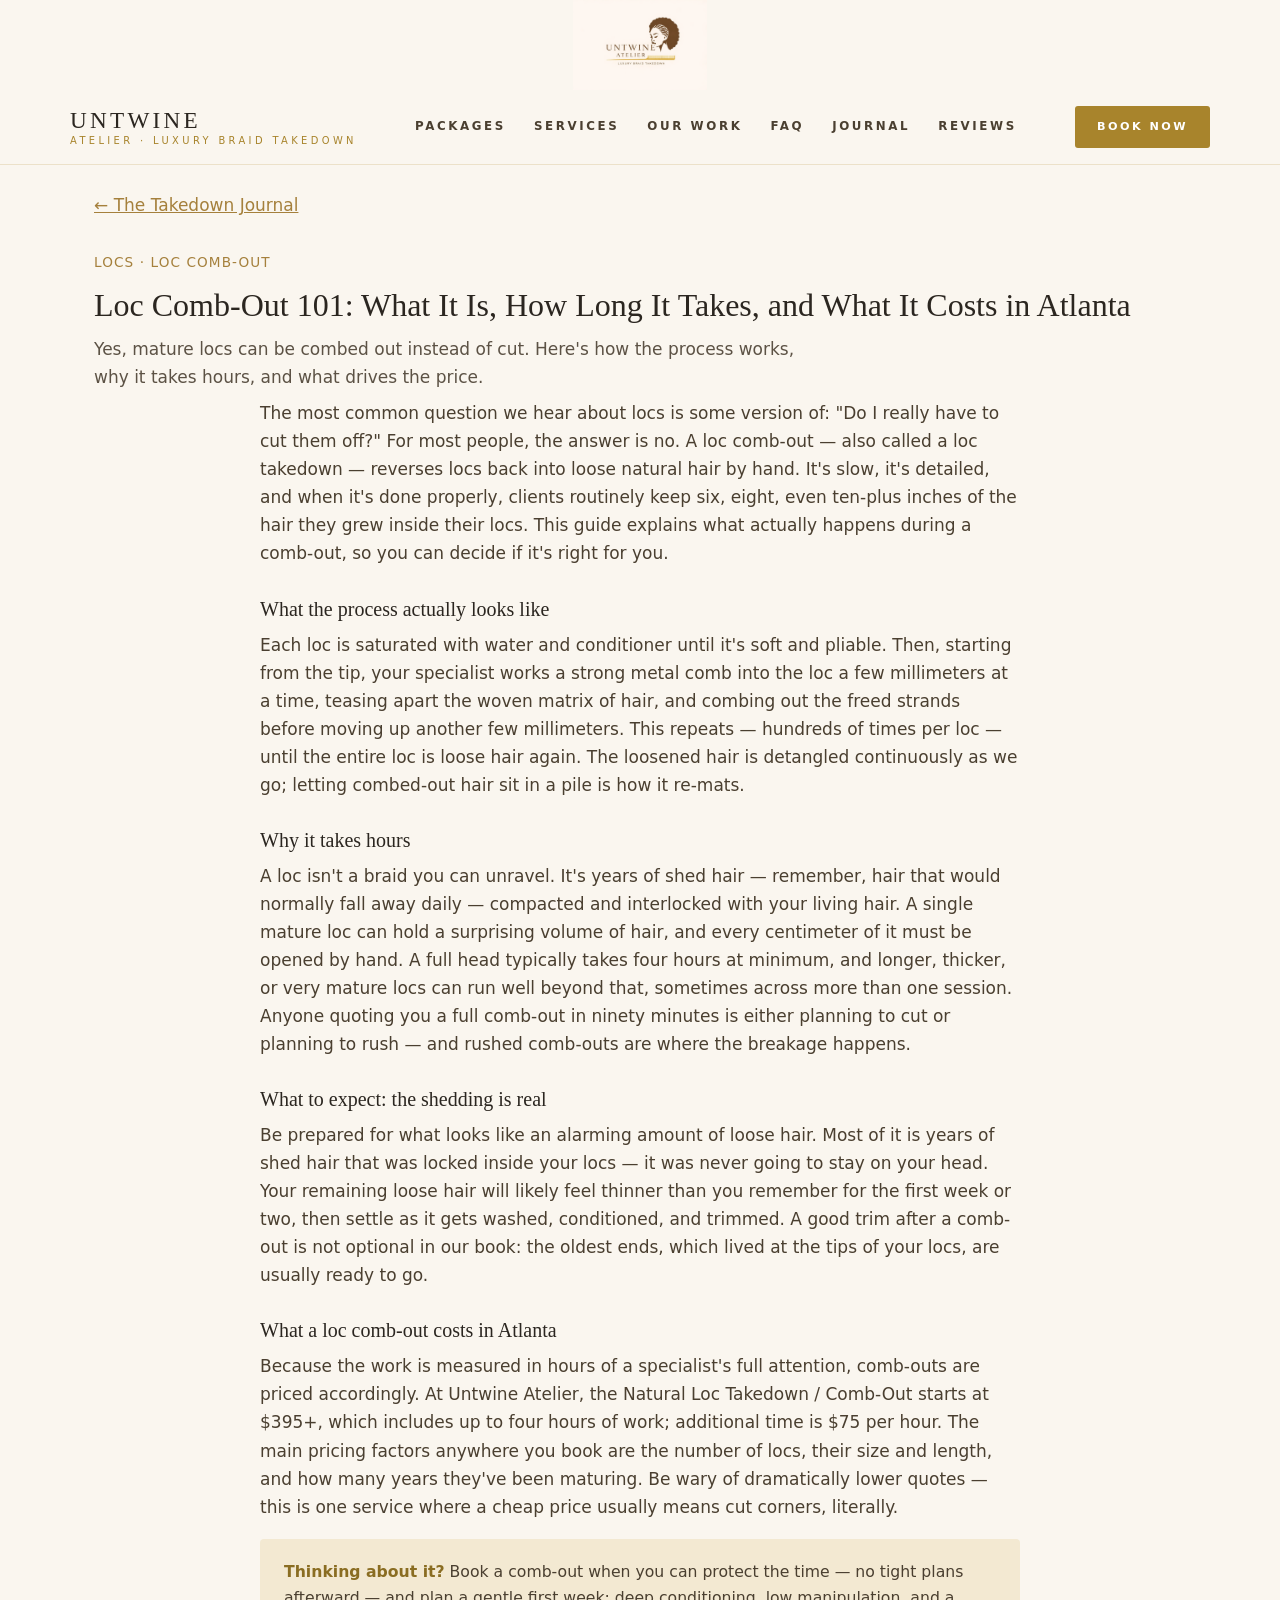
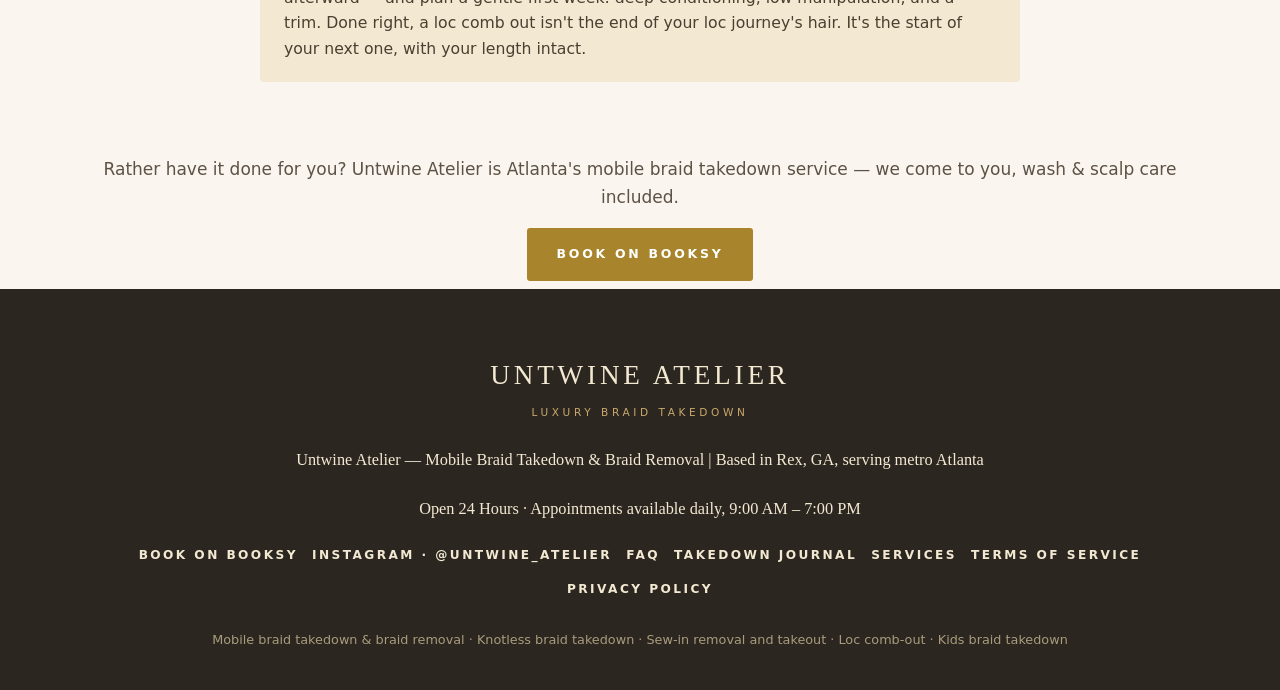
<file: loc-comb-out-101.html>
<!DOCTYPE html>
<html lang="en">
<head>
<meta charset="UTF-8">
<meta name="viewport" content="width=device-width, initial-scale=1.0">
<title>Loc Comb-Out 101: What It Is, How Long It Takes, and What It Costs in Atlanta | Untwine Atelier</title>
<meta name="description" content="Yes, mature locs can be combed out instead of cut. Here's how the process works, why it takes hours, and what drives the price.">
<link rel="canonical" href="https://untwinehair.com/loc-comb-out-101.html">
<meta property="og:type" content="website">
<meta property="og:title" content="Loc Comb-Out 101: What It Is, How Long It Takes, and What It Costs in Atlanta | Untwine Atelier">
<meta property="og:description" content="Yes, mature locs can be combed out instead of cut. Here's how the process works, why it takes hours, and what drives the price.">
<meta property="og:url" content="https://untwinehair.com/loc-comb-out-101.html">
<meta property="og:image" content="https://untwinehair.com/images/before-after-takedown.jpg">
<style>
  :root{
    --bg:#faf6ef;
    --bg-alt:#f3e9d2;
    --card:#fffdf8;
    --ink:#2b2620;
    --ink-2:#4a3f30;
    --muted:#6d6355;
    --gold:#a8842c;
    --gold-dark:#8a6d22;
    --gold-soft:#c9a86a;
    --line:#e3d5b8;
    --line-soft:#ece1c9;
    --band:#2b2620;
    --band-text:#f3e9d2;
    color-scheme: light;
  }
  @media (prefers-color-scheme: dark){
    :root{
      --bg:#211c15;
      --bg-alt:#2b2419;
      --card:#2e2719;
      --ink:#f5efe2;
      --ink-2:#e8dcc2;
      --muted:#c4b694;
      --gold:#d9b45c;
      --gold-dark:#e8c876;
      --gold-soft:#c9a86a;
      --line:#55482e;
      --line-soft:#453a26;
      --band:#171310;
      --band-text:#f3e9d2;
      color-scheme: dark;
    }
  }
  *{box-sizing:border-box;}
  html{scroll-behavior:smooth;}
  body{
    margin:0;
    background:var(--bg);
    color:var(--ink);
    font-family:"Avenir Next","Segoe UI",system-ui,-apple-system,sans-serif;
    font-size:17px;
    line-height:1.65;
    -webkit-font-smoothing:antialiased;
  }
  h1,h2,h3,h4,.serif{font-family:Georgia,"Times New Roman",serif;font-weight:400;line-height:1.15;color:var(--ink);}
  em.gold{color:var(--gold);font-style:italic;}
  a{color:var(--gold-dark);}
  img{max-width:100%;display:block;}
  .wrap{max-width:1140px;margin:0 auto;padding:0 24px;}
  .narrow{max-width:820px;margin:0 auto;}
  section{padding:92px 0;}
  .alt{background:var(--bg-alt);}
  .kicker{
    text-align:center;text-transform:uppercase;letter-spacing:.28em;
    font-size:.72rem;font-weight:600;color:var(--gold);margin:0 0 18px;
  }
  .kicker.left{text-align:left;}
  .section-title{font-size:clamp(2rem,4.5vw,3.1rem);text-align:center;margin:0 0 14px;}
  .section-title.left{text-align:left;}
  .section-sub{text-align:center;color:var(--muted);max-width:640px;margin:0 auto 52px;font-size:1.02rem;}
  .rule{display:flex;align-items:center;gap:16px;justify-content:center;margin:26px auto;}
  .rule::before,.rule::after{content:"";height:1px;width:72px;background:var(--gold-soft);}
  .rule span{color:var(--gold);font-size:.8rem;}
  .rule.left{justify-content:flex-start;margin-left:0;}
  .rule.left::after{display:none;}

  /* Header */
  header.site{
    position:sticky;top:0;z-index:50;
    background:var(--bg);
    border-bottom:1px solid var(--line-soft);
  }
  .nav{display:flex;align-items:center;justify-content:space-between;gap:20px;padding:16px 0;flex-wrap:wrap;}
  .brand{text-decoration:none;line-height:1.1;}
  .brand .bname{font-family:Georgia,serif;font-size:1.45rem;letter-spacing:.14em;color:var(--ink);display:block;}
  .brand .btag{font-size:.62rem;letter-spacing:.34em;text-transform:uppercase;color:var(--gold);display:block;margin-top:3px;}
  nav.links{display:flex;gap:28px;flex-wrap:wrap;align-items:center;}
  nav.links a{
    text-decoration:none;color:var(--ink-2);font-size:.74rem;font-weight:600;
    letter-spacing:.22em;text-transform:uppercase;
  }
  nav.links a:hover{color:var(--gold);}
  .btn{
    display:inline-block;text-decoration:none;cursor:pointer;border:0;
    background:var(--gold);color:#fff !important;
    font-size:.78rem;font-weight:700;letter-spacing:.22em;text-transform:uppercase;
    padding:16px 30px;border-radius:3px;transition:background .2s ease, transform .2s ease;
    font-family:"Avenir Next","Segoe UI",system-ui,sans-serif;text-align:center;
  }
  .btn:hover{background:var(--gold-dark);}
  .btn.small{padding:12px 22px;font-size:.7rem;}
  .btn.outline{
    background:transparent;color:var(--ink) !important;
    border:1px solid var(--ink-2);
  }
  .btn.outline:hover{border-color:var(--gold);color:var(--gold-dark) !important;}
  .btn.ghost-light{background:transparent;border:1px solid var(--gold-soft);color:var(--band-text) !important;}
  .btn.ghost-light:hover{background:rgba(255,255,255,.08);}

  /* Hero */
  .hero{padding:84px 0 0;text-align:center;}
  .hero .topline{display:flex;align-items:center;gap:18px;justify-content:center;margin-bottom:30px;}
  .hero .topline::before,.hero .topline::after{content:"";height:1px;width:56px;background:var(--gold-soft);}
  .hero .topline span{text-transform:uppercase;letter-spacing:.3em;font-size:.72rem;font-weight:600;color:var(--gold);}
  .hero h1{margin:0 auto;max-width:900px;}
  .hero h1 .h1-seo{
    display:block;font-size:clamp(1.05rem,2.4vw,1.35rem);letter-spacing:.14em;
    text-transform:uppercase;color:var(--gold-dark);font-family:"Avenir Next","Segoe UI",system-ui,sans-serif;
    font-weight:700;margin-bottom:26px;line-height:1.5;
  }
  .hero h1 .h1-brand{display:block;font-size:clamp(2.9rem,8vw,5.4rem);line-height:1.06;}
  .hero h1 .h1-brand em{color:var(--gold);}
  .hero .hero-sub{
    max-width:720px;margin:8px auto 0;font-size:1.13rem;color:var(--ink-2);line-height:1.75;
  }
  .hero .hero-note{max-width:680px;margin:18px auto 0;color:var(--muted);font-size:1rem;}
  .hero .cta-row{display:flex;gap:16px;justify-content:center;flex-wrap:wrap;margin-top:38px;}
  .hero .virtues{margin-top:30px;font-size:.72rem;letter-spacing:.3em;text-transform:uppercase;color:var(--muted);}
  .hero .virtues b{color:var(--gold);font-weight:400;}
  .areas{display:flex;flex-wrap:wrap;gap:8px;justify-content:center;margin:34px auto 0;max-width:980px;padding:0 24px;}
  .areas span{
    font-size:.78rem;letter-spacing:.06em;color:var(--ink-2);
    border:1px solid var(--line);border-radius:999px;padding:6px 14px;background:var(--card);
  }
  .areas .areas-label{border:0;background:transparent;color:var(--gold);font-weight:700;text-transform:uppercase;letter-spacing:.2em;font-size:.68rem;padding:6px 4px;}
  .gallery{display:grid;grid-template-columns:repeat(3,1fr);gap:18px;margin-top:64px;}
  .gallery figure{margin:0;overflow:hidden;border-radius:4px;}
  .gallery img{width:100%;height:420px;object-fit:cover;object-position:center 22%;}
  .gallery figcaption{
    font-size:.78rem;color:var(--muted);text-align:center;padding:10px 6px 2px;font-style:italic;font-family:Georgia,serif;
  }
  .gallery-real{grid-template-columns:1fr 1fr;max-width:880px;margin-left:auto;margin-right:auto;}
  .gallery-real img{height:520px;object-position:center 18%;}
  .showcase{margin-top:22px;}
  .showcase figure{margin:0;overflow:hidden;border-radius:4px;}
  .showcase img{width:100%;height:auto;display:block;}
  .showcase figcaption{font-size:.82rem;color:var(--muted);text-align:center;padding:12px 6px 2px;font-style:italic;font-family:Georgia,serif;}

  /* Our Work gallery */
  .work-grid{display:grid;grid-template-columns:repeat(3,1fr);gap:22px;}
  .work-grid figure{margin:0;}
  .work-grid .work-frame{overflow:hidden;border-radius:4px;border:1px solid var(--line);background:var(--card);}
  .work-grid img{width:100%;height:auto;aspect-ratio:1/1;object-fit:cover;object-position:center 20%;}
  .work-grid figcaption{
    font-size:.82rem;color:var(--muted);text-align:center;padding:10px 6px 2px;font-style:italic;font-family:Georgia,serif;
  }

  /* About */
  .split{display:grid;grid-template-columns:1fr 1fr;gap:64px;align-items:start;}
  .split p{color:var(--ink-2);margin:0 0 18px;}
  .feature-list{display:grid;gap:30px;}
  .feature{display:grid;grid-template-columns:22px 1fr;gap:10px;}
  .feature .dia{color:var(--gold);font-size:.7rem;padding-top:7px;}
  .feature h3{font-size:1.22rem;margin:0 0 6px;}
  .feature p{color:var(--muted);margin:0;font-size:.98rem;}

  /* Packages */
  .pkg-grid{display:grid;grid-template-columns:repeat(3,1fr);gap:22px;}
  .pkg{
    background:var(--card);border:1px solid var(--line);border-radius:4px;
    padding:38px 30px;display:flex;flex-direction:column;position:relative;
  }
  .pkg.featured{border:2px solid var(--gold);}
  .pkg .pkg-tag{
    position:absolute;top:-13px;left:50%;transform:translateX(-50%);
    background:var(--gold);color:#fff;font-size:.64rem;font-weight:700;
    letter-spacing:.22em;text-transform:uppercase;padding:6px 16px;border-radius:999px;white-space:nowrap;
  }
  .pkg h3{font-size:1.5rem;margin:0 0 8px;text-align:center;}
  .pkg .pkg-price{font-family:Georgia,serif;font-size:2.3rem;color:var(--gold-dark);text-align:center;margin:6px 0 2px;}
  .pkg .pkg-time{text-align:center;color:var(--muted);font-size:.85rem;letter-spacing:.12em;text-transform:uppercase;margin-bottom:18px;}
  .pkg ul{list-style:none;margin:0 0 26px;padding:0;flex:1;}
  .pkg li{padding:9px 0 9px 24px;position:relative;color:var(--ink-2);font-size:.97rem;border-bottom:1px solid var(--line-soft);}
  .pkg li:last-child{border-bottom:0;}
  .pkg li::before{content:"◆";position:absolute;left:2px;color:var(--gold);font-size:.55rem;top:16px;}
  .pkg .btn{align-self:stretch;}

  /* Services */
  .svc-grid{display:grid;grid-template-columns:repeat(2,1fr);gap:20px;}
  .svc{
    background:var(--card);border:1px solid var(--line-soft);border-radius:4px;
    padding:28px;display:grid;grid-template-columns:52px 1fr;gap:6px 18px;
  }
  .svc .num{font-family:Georgia,serif;font-size:1.5rem;color:var(--gold);grid-row:span 3;padding-top:2px;}
  .svc h3{font-size:1.28rem;margin:0;}
  .svc p{color:var(--muted);margin:0;font-size:.96rem;}
  .svc .svc-foot{display:flex;align-items:center;justify-content:space-between;gap:14px;flex-wrap:wrap;margin-top:6px;}
  .svc .price{font-family:Georgia,serif;font-size:1.35rem;color:var(--ink);}
  .svc .price small{display:block;font-family:"Avenir Next",sans-serif;font-size:.72rem;color:var(--muted);letter-spacing:.04em;}
  .book-link{
    color:var(--gold-dark);text-decoration:none;font-size:.74rem;font-weight:700;
    letter-spacing:.18em;text-transform:uppercase;white-space:nowrap;
  }
  .book-link:hover{text-decoration:underline;}
  .badge{
    display:inline-block;background:var(--bg-alt);color:var(--gold-dark);
    font-size:.64rem;font-weight:700;letter-spacing:.16em;text-transform:uppercase;
    padding:4px 10px;border-radius:999px;margin-left:8px;vertical-align:middle;
  }
  @media (prefers-color-scheme: dark){ .badge{background:#453a26;} }

  /* Add-ons */
  .addons{display:grid;grid-template-columns:1fr 1fr 1fr;gap:20px;align-items:stretch;}
  .addon{
    border:1px dashed var(--gold-soft);border-radius:4px;padding:28px;text-align:center;background:var(--card);
  }
  .addon h3{font-size:1.2rem;margin:0 0 8px;}
  .addon p{color:var(--muted);margin:0 0 12px;font-size:.95rem;}
  .addon .price{font-family:Georgia,serif;font-size:1.6rem;color:var(--gold-dark);}
  .addon.note{border-style:solid;border-color:var(--gold);display:flex;flex-direction:column;justify-content:center;}
  .addon.note .big{font-family:Georgia,serif;font-size:1.5rem;color:var(--ink);margin:0 0 6px;}

  /* Steps */
  .steps{display:grid;grid-template-columns:repeat(3,1fr);gap:36px;position:relative;}
  .steps::before{
    content:"";position:absolute;top:37px;left:18%;right:18%;height:1px;background:var(--gold-soft);
  }
  .step{text-align:center;position:relative;padding:0 8px;}
  .step .circle{
    width:74px;height:74px;border:1px solid var(--gold-soft);border-radius:50%;
    display:flex;align-items:center;justify-content:center;margin:0 auto 22px;
    background:var(--bg-alt);font-family:Georgia,serif;font-size:1.15rem;color:var(--gold-dark);position:relative;z-index:1;
  }
  .alt .step .circle{background:var(--bg);}
  .step h3{font-size:1.35rem;margin:0 0 10px;}
  .step p{color:var(--muted);margin:0;font-size:.97rem;}

  /* Why */
  .why-grid{display:grid;grid-template-columns:repeat(2,1fr);gap:20px;}
  .why{background:var(--card);border:1px solid var(--line-soft);border-radius:4px;padding:30px;}
  .why .rn{font-family:Georgia,serif;font-style:italic;color:var(--gold);font-size:1.05rem;letter-spacing:.2em;}
  .why h3{font-size:1.3rem;margin:8px 0 8px;}
  .why p{color:var(--muted);margin:0;font-size:.97rem;}

  /* Prep & aftercare */
  .prep{display:grid;grid-template-columns:1fr 1fr;gap:22px;}
  .prep-card{background:var(--card);border:1px solid var(--line);border-radius:4px;padding:34px;}
  .prep-card h3{font-size:1.45rem;margin:0 0 6px;}
  .prep-card .sub{color:var(--gold-dark);font-size:.74rem;font-weight:700;letter-spacing:.22em;text-transform:uppercase;margin:0 0 18px;}
  .prep-card ul{margin:0;padding:0;list-style:none;}
  .prep-card li{padding:8px 0 8px 26px;position:relative;color:var(--ink-2);font-size:.98rem;border-bottom:1px solid var(--line-soft);}
  .prep-card li:last-child{border-bottom:0;}
  .prep-card li::before{content:"✦";position:absolute;left:2px;color:var(--gold);font-size:.7rem;top:13px;}

  /* FAQ */
  details.faq{
    background:var(--card);border:1px solid var(--line-soft);border-radius:4px;margin-bottom:12px;
  }
  details.faq summary{
    cursor:pointer;list-style:none;padding:22px 26px;font-family:Georgia,serif;
    font-size:1.14rem;color:var(--ink);display:flex;justify-content:space-between;gap:16px;align-items:center;
  }
  details.faq summary::-webkit-details-marker{display:none;}
  details.faq summary .plus{color:var(--gold);font-size:1.3rem;line-height:1;flex:none;font-family:"Avenir Next",sans-serif;}
  details.faq[open ] summary .plus{transform:rotate(45deg);}
  details.faq summary .plus{transition:transform .2s ease;}
  details.faq .faq-body{padding:0 26px 24px;color:var(--ink-2);font-size:.99rem;}
  details.faq .faq-body p{margin:0;}

  /* Journal */
  .journal-list{display:grid;gap:16px;}
  .article-item{background:var(--card);border:1px solid var(--line-soft);border-radius:4px;overflow:hidden;}
  .article-head{
    width:100%;background:none;border:0;cursor:pointer;text-align:left;
    padding:28px 30px;display:grid;grid-template-columns:1fr auto;gap:8px 20px;align-items:center;
    font-family:inherit;color:var(--ink);
  }
  .article-head .a-kicker{grid-column:1;font-size:.66rem;font-weight:700;letter-spacing:.24em;text-transform:uppercase;color:var(--gold);}
  .article-head h3{grid-column:1;font-size:clamp(1.25rem,2.6vw,1.6rem);margin:0;}
  .article-head .a-teaser{grid-column:1;color:var(--muted);font-size:.97rem;margin:0;max-width:640px;}
  .article-head .a-cta{
    grid-column:2;grid-row:1 / span 3;align-self:center;font-size:.72rem;font-weight:700;letter-spacing:.18em;
    text-transform:uppercase;color:var(--gold-dark);border:1px solid var(--gold-soft);
    padding:11px 18px;border-radius:3px;white-space:nowrap;background:transparent;
  }
  .article-head:hover .a-cta{background:var(--bg-alt);}
  .article-body{display:none;border-top:1px solid var(--line-soft);padding:36px 30px 10px;}
  .article-item.open .article-body{display:block;}
  .article-body .prose{max-width:760px;}
  .prose p{color:var(--ink-2);margin:0 0 18px;}
  .prose h4{font-size:1.25rem;margin:30px 0 10px;}
  .prose h4:first-child{margin-top:0;}
  .prose ul,.prose ol{color:var(--ink-2);margin:0 0 18px;padding-left:22px;}
  .prose li{margin-bottom:8px;}
  .prose strong{color:var(--ink);}
  .prose .callout{
    background:var(--bg-alt);border-radius:4px;padding:20px 24px;margin:0 0 22px;color:var(--ink-2);font-size:.98rem;
  }
  .prose .callout strong{color:var(--gold-dark);}
  table.compare{width:100%;border-collapse:collapse;margin:6px 0 24px;font-size:.95rem;}
  table.compare th,table.compare td{border:1px solid var(--line);padding:12px 14px;text-align:left;vertical-align:top;}
  table.compare th{background:var(--bg-alt);font-family:Georgia,serif;font-weight:400;color:var(--ink);}
  table.compare td{color:var(--ink-2);}

  /* Testimonials */
  .t-grid{display:grid;grid-template-columns:repeat(3,1fr);gap:20px;}
  .t-card{background:var(--card);border:1px solid var(--line-soft);border-radius:4px;padding:32px;display:flex;flex-direction:column;}
  .t-card .stars{color:var(--gold);letter-spacing:.3em;margin-bottom:16px;font-size:.9rem;}
  .t-card blockquote{margin:0 0 22px;font-family:Georgia,serif;font-style:italic;font-size:1.05rem;line-height:1.6;color:var(--ink-2);flex:1;}
  .t-card .who{display:flex;gap:14px;align-items:center;}
  .t-card .avatar{
    width:44px;height:44px;border-radius:50%;background:var(--bg-alt);color:var(--gold-dark);
    display:flex;align-items:center;justify-content:center;font-family:Georgia,serif;font-size:1.05rem;flex:none;
    border:1px solid var(--line);
  }
  .t-card .who b{display:block;font-size:.95rem;color:var(--ink);}
  .t-card .who span{font-size:.82rem;color:var(--muted);}

  /* Policies + CTA + footer */
  .policies{background:var(--band);color:var(--band-text);padding:44px 0;text-align:center;}
  .policies .p-kicker{color:var(--gold-soft);text-transform:uppercase;letter-spacing:.28em;font-size:.68rem;font-weight:700;margin:0 0 12px;}
  .policies p.stmt{font-family:Georgia,serif;font-size:clamp(1.05rem,2.4vw,1.3rem);margin:0 auto;max-width:820px;line-height:1.6;}
  .final-cta{text-align:center;}
  .final-cta h2{font-size:clamp(2.1rem,5vw,3.4rem);margin:0 0 14px;}
  .final-cta p{color:var(--muted);max-width:600px;margin:0 auto 34px;}
  footer.site{background:var(--band);color:var(--band-text);padding:64px 0 40px;}
  footer.site .f-brand{font-family:Georgia,serif;font-size:1.7rem;letter-spacing:.14em;text-align:center;margin:0;}
  footer.site .f-tag{text-align:center;color:var(--gold-soft);font-size:.66rem;letter-spacing:.34em;text-transform:uppercase;margin:6px 0 26px;}
  footer.site .f-line{text-align:center;font-family:Georgia,serif;font-size:1.02rem;margin:0 auto 22px;max-width:720px;color:var(--band-text);}
  footer.site .f-links{display:flex;gap:14px;justify-content:center;flex-wrap:wrap;margin-bottom:30px;}
  footer.site .f-links a{color:var(--band-text);text-decoration:none;font-size:.76rem;font-weight:700;letter-spacing:.2em;text-transform:uppercase;}
  footer.site .f-links a:hover{color:var(--gold-soft);}
  footer.site .f-small{text-align:center;color:#a99c7d;font-size:.8rem;margin:0;}
  @media (prefers-color-scheme: dark){ footer.site .f-small{color:#8d8168;} }
  .sample-note{
    text-align:center;font-size:.78rem;color:var(--muted);padding:14px 20px;
    border-bottom:1px solid var(--line-soft);background:var(--bg-alt);
  }

  /* Legal pages */
  .legal-view{display:none;padding:72px 0 84px;}
  .legal-view.active{display:block;}
  .legal-wrap{max-width:820px;margin:0 auto;padding:0 24px;}
  .legal-back{display:inline-block;margin-bottom:32px;color:var(--gold-dark);text-decoration:none;font-size:.74rem;font-weight:700;letter-spacing:.2em;text-transform:uppercase;}
  .legal-back:hover{text-decoration:underline;}
  .legal-view h1{font-size:clamp(2.1rem,5vw,3rem);margin:0 0 10px;text-align:left;}
  .legal-effective{color:var(--gold-dark);font-weight:700;margin:0 0 28px;font-size:.98rem;}
  .legal-prose p{color:var(--ink-2);margin:0 0 18px;line-height:1.75;}
  .legal-prose h2{font-size:1.55rem;margin:38px 0 14px;color:var(--ink);border-bottom:1px solid var(--line-soft);padding-bottom:10px;}
  .legal-prose h3{font-size:1.22rem;margin:26px 0 10px;color:var(--ink);}
  .legal-prose ul{color:var(--ink-2);margin:0 0 20px;padding-left:22px;line-height:1.7;}
  .legal-prose li{margin-bottom:9px;}
  .legal-prose strong{color:var(--ink);}
  .legal-prose a{color:var(--gold-dark);}
  .legal-note{margin-top:40px;padding-top:22px;border-top:1px solid var(--line);color:var(--muted);font-size:.9rem;font-style:italic;}
  .legal-crosslinks{display:flex;gap:14px;flex-wrap:wrap;margin-top:36px;}
  main.hidden-view{display:none;}

  @media (max-width: 900px){
    section{padding:64px 0;}
    .split,.prep,.why-grid,.svc-grid{grid-template-columns:1fr;gap:36px;}
    .pkg-grid,.t-grid,.addons,.steps{grid-template-columns:1fr;}
    .steps::before{display:none;}
    .work-grid{grid-template-columns:repeat(2,1fr);gap:14px;}
    .gallery{grid-template-columns:1fr;gap:14px;}
    .gallery img{height:340px;}
    .gallery-real img{height:440px;}
    .gallery figure:nth-child(n+3){display:none;}
    .gallery-real figure:nth-child(n+3){display:block;}
    nav.links{gap:18px;}
    .nav{justify-content:center;text-align:center;}
    .article-head{grid-template-columns:1fr;}
    .article-head .a-cta{grid-column:1;grid-row:auto;justify-self:start;margin-top:6px;}
    table.compare thead{display:none;}
    table.compare,table.compare tbody,table.compare tr,table.compare td{display:block;width:100%;}
    table.compare tr{margin-bottom:14px;border:1px solid var(--line);border-radius:4px;overflow:hidden;}
    table.compare td{border:0;border-bottom:1px solid var(--line-soft);}
    table.compare td:last-child{border-bottom:0;}
    table.compare td::before{
      content:attr(data-label);display:block;font-size:.66rem;font-weight:700;
      letter-spacing:.18em;text-transform:uppercase;color:var(--gold);margin-bottom:4px;
    }
    table.compare td.rowhead{background:var(--bg-alt);font-family:Georgia,serif;color:var(--ink);font-size:1.05rem;}
    table.compare td.rowhead::before{display:none;}
  }
  @media (prefers-reduced-motion: reduce){
    html{scroll-behavior:auto;}
    *{transition:none !important;}
  }
</style>
<style>
.page-hero{padding:56px 0 8px;text-align:center}
.page-hero h1{font-size:2.2rem;line-height:1.15;margin:.2em 0 .35em}
.page-hero .lede{max-width:720px;margin:0 auto;color:#5c5245}
.jcard{display:block;background:#fffaf4;border:1px solid #e8dcc8;border-radius:14px;padding:22px 24px;margin:0 0 18px;text-decoration:none;color:inherit}
.jcard:hover{border-color:#c9a86a}
.jcard h3{margin:.25em 0 .35em}
.jcard .a-kicker{color:#a5803c;font-size:.8rem;letter-spacing:.06em;text-transform:uppercase}
.jcard .a-teaser{color:#5c5245;margin:0}
.jcard .a-cta{color:#a5803c;font-weight:600}
.cta-band{text-align:center;padding:34px 0 8px}
.back-link{display:inline-block;margin:26px 0 0;color:#a5803c}
article.post .prose{max-width:760px;margin:0 auto}
</style>

</head>
<body>
<header class="site"><div style="text-align:center;width:100%"><a href="/"><img src="images/logo.png" width="640" height="427" alt="Untwine Atelier – Luxury Braid Takedown" style="display:block;margin:0 auto;max-height:90px;width:auto"></a></div>
  <div class="wrap nav">
    <a class="brand" href="/" aria-label="Untwine Atelier — home">
      <span class="bname">UNTWINE</span>
      <span class="btag">Atelier · Luxury Braid Takedown</span>
    </a>
    <nav class="links" aria-label="Main">
      <a href="/#packages">Packages</a>
      <a href="services.html">Services</a>
      <a href="/#work">Our Work</a>
      <a href="faq.html">FAQ</a>
      <a href="journal.html" aria-current="page">Journal</a>
      <a href="/#reviews">Reviews</a>
    </nav>
    <a class="btn small" href="https://booksy.com/en-us/1729557_untwine-atelier-luxury-braid-takedown_hair-salon_16238_jonesboro#ba_s=seo" target="_blank" rel="noopener">Book Now</a>
  </div>
</header>
<main>

<div class="wrap"><article class="post">
<a class="back-link" href="journal.html">← The Takedown Journal</a>
<div class="page-hero" style="text-align:left;padding-top:18px">
<p style="color:#a5803c;letter-spacing:.08em;text-transform:uppercase;font-size:.85rem">Locs · Loc Comb-Out</p>
<h1 style="font-size:2rem">Loc Comb-Out 101: What It Is, How Long It Takes, and What It Costs in Atlanta</h1>
<p class="lede" style="margin:0">Yes, mature locs can be combed out instead of cut. Here's how the process works, why it takes hours, and what drives the price.</p>
</div>
<div class="prose">
<p>The most common question we hear about locs is some version of: "Do I really have to cut them off?" For most people, the answer is no. A loc comb-out — also called a loc takedown — reverses locs back into loose natural hair by hand. It's slow, it's detailed, and when it's done properly, clients routinely keep six, eight, even ten-plus inches of the hair they grew inside their locs. This guide explains what actually happens during a comb-out, so you can decide if it's right for you.</p>
<h4>What the process actually looks like</h4>
<p>Each loc is saturated with water and conditioner until it's soft and pliable. Then, starting from the tip, your specialist works a strong metal comb into the loc a few millimeters at a time, teasing apart the woven matrix of hair, and combing out the freed strands before moving up another few millimeters. This repeats — hundreds of times per loc — until the entire loc is loose hair again. The loosened hair is detangled continuously as we go; letting combed-out hair sit in a pile is how it re-mats.</p>
<h4>Why it takes hours</h4>
<p>A loc isn't a braid you can unravel. It's years of shed hair — remember, hair that would normally fall away daily — compacted and interlocked with your living hair. A single mature loc can hold a surprising volume of hair, and every centimeter of it must be opened by hand. A full head typically takes four hours at minimum, and longer, thicker, or very mature locs can run well beyond that, sometimes across more than one session. Anyone quoting you a full comb-out in ninety minutes is either planning to cut or planning to rush — and rushed comb-outs are where the breakage happens.</p>
<h4>What to expect: the shedding is real</h4>
<p>Be prepared for what looks like an alarming amount of loose hair. Most of it is years of shed hair that was locked inside your locs — it was never going to stay on your head. Your remaining loose hair will likely feel thinner than you remember for the first week or two, then settle as it gets washed, conditioned, and trimmed. A good trim after a comb-out is not optional in our book: the oldest ends, which lived at the tips of your locs, are usually ready to go.</p>
<h4>What a loc comb-out costs in Atlanta</h4>
<p>Because the work is measured in hours of a specialist's full attention, comb-outs are priced accordingly. At Untwine Atelier, the Natural Loc Takedown / Comb-Out starts at $395+, which includes up to four hours of work; additional time is $75 per hour. The main pricing factors anywhere you book are the number of locs, their size and length, and how many years they've been maturing. Be wary of dramatically lower quotes — this is one service where a cheap price usually means cut corners, literally.</p>
<div class="callout"><strong>Thinking about it?</strong> Book a comb-out when you can protect the time — no tight plans afterward — and plan a gentle first week: deep conditioning, low manipulation, and a trim. Done right, a loc comb out isn't the end of your loc journey's hair. It's the start of your next one, with your length intact.</div>
</div>
<div class="cta-band">
<p style="color:#5c5245">Rather have it done for you? Untwine Atelier is Atlanta's mobile braid takedown service — we come to you, wash &amp; scalp care included.</p>
<a class="btn" href="https://booksy.com/en-us/1729557_untwine-atelier-luxury-braid-takedown_hair-salon_16238_jonesboro" target="_blank" rel="noopener">Book on Booksy</a>
</div>
</article></div>
</main>
<footer class="site">
<div class="wrap">
<p class="f-brand">UNTWINE ATELIER</p>
<p class="f-tag">Luxury Braid Takedown</p>
<p class="f-line">Untwine Atelier — Mobile Braid Takedown &amp; Braid Removal | Based in Rex, GA, serving metro Atlanta</p>
<p class="f-line">Open 24 Hours &middot; Appointments available daily, 9:00 AM &ndash; 7:00 PM</p>
<div class="f-links">
<a href="https://booksy.com/en-us/1729557_untwine-atelier-luxury-braid-takedown_hair-salon_16238_jonesboro#ba_s=seo" rel="noopener" target="_blank">Book on Booksy</a>
<a href="https://www.instagram.com/untwine_atelier" rel="noopener" target="_blank">Instagram · @untwine_atelier</a>
<a href="faq.html">FAQ</a>
<a href="journal.html">Takedown Journal</a>
<a href="services.html">Services</a>
<a href="#terms">Terms of Service</a>
<a href="#privacy">Privacy Policy</a>
</div>
<p class="f-small">Mobile braid takedown &amp; braid removal · Knotless braid takedown · Sew-in removal and takeout · Loc comb-out · Kids braid takedown</p>
</div>
</footer>
</body>
</html>
</file>
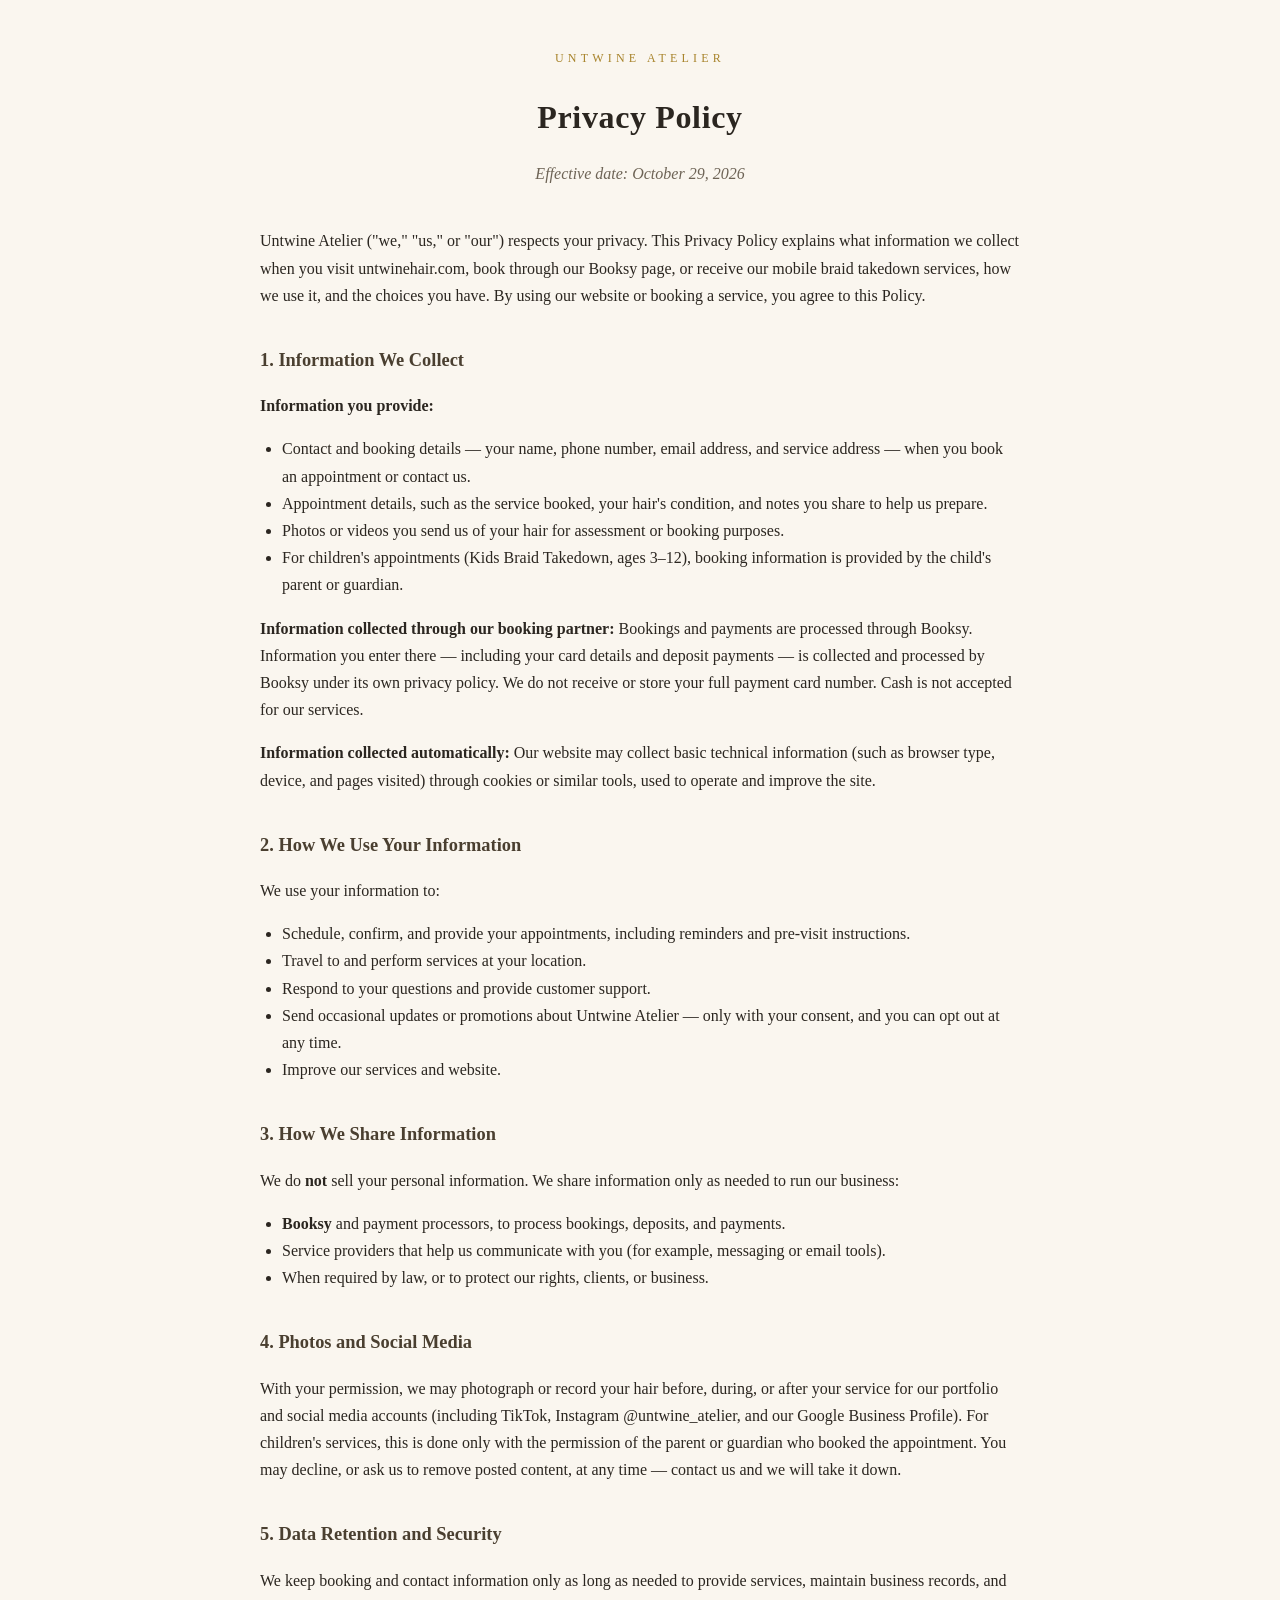
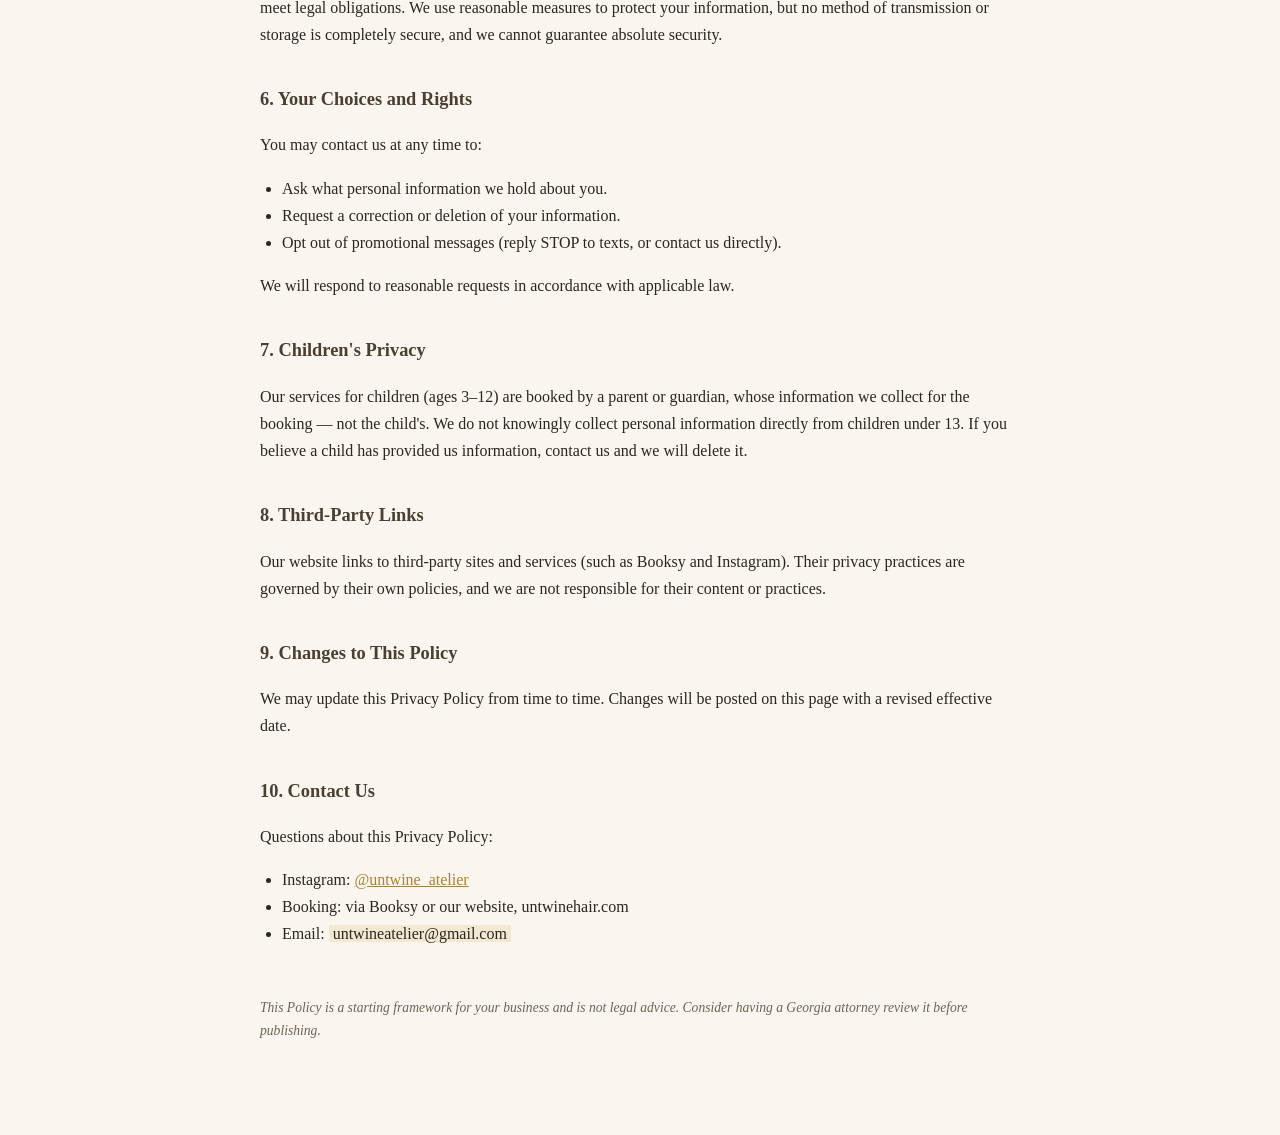
<file: privacy-policy.html>
<!DOCTYPE html>
<html lang="en">
<head>
<meta charset="UTF-8">
<meta name="viewport" content="width=device-width, initial-scale=1.0">
<title>Privacy Policy | Untwine Atelier</title>
<style>
  body { font-family: Georgia, 'Times New Roman', serif; color: #2b2620; background: #faf6ef; margin: 0; line-height: 1.7; }
  .wrap { max-width: 760px; margin: 0 auto; padding: 48px 24px 80px; }
  h1 { font-size: 2rem; text-align: center; letter-spacing: .02em; margin-bottom: 4px; }
  .brand { text-align: center; text-transform: uppercase; letter-spacing: .35em; font-size: .75rem; color: #a8842c; margin-bottom: 8px; }
  .effective { text-align: center; font-style: italic; color: #6d6355; margin-bottom: 40px; }
  h2 { font-size: 1.15rem; margin-top: 36px; color: #4a3f30; }
  p, li { font-size: 1rem; }
  ul { padding-left: 22px; }
  a { color: #a8842c; }
  .note { margin-top: 48px; font-size: .85rem; color: #6d6355; font-style: italic; }
  .confirm { background: #f3e9d2; padding: 0 4px; }
</style>
</head>
<body>
<div class="wrap">
  <div class="brand">Untwine Atelier</div>
  <h1>Privacy Policy</h1>
  <p class="effective">Effective date: October 29, 2026</p>

  <p>Untwine Atelier ("we," "us," or "our") respects your privacy. This Privacy Policy explains what information we collect when you visit untwinehair.com, book through our Booksy page, or receive our mobile braid takedown services, how we use it, and the choices you have. By using our website or booking a service, you agree to this Policy.</p>

  <h2>1. Information We Collect</h2>
  <p><strong>Information you provide:</strong></p>
  <ul>
    <li>Contact and booking details — your name, phone number, email address, and service address — when you book an appointment or contact us.</li>
    <li>Appointment details, such as the service booked, your hair's condition, and notes you share to help us prepare.</li>
    <li>Photos or videos you send us of your hair for assessment or booking purposes.</li>
    <li>For children's appointments (Kids Braid Takedown, ages 3–12), booking information is provided by the child's parent or guardian.</li>
  </ul>
  <p><strong>Information collected through our booking partner:</strong> Bookings and payments are processed through Booksy. Information you enter there — including your card details and deposit payments — is collected and processed by Booksy under its own privacy policy. We do not receive or store your full payment card number. Cash is not accepted for our services.</p>
  <p><strong>Information collected automatically:</strong> Our website may collect basic technical information (such as browser type, device, and pages visited) through cookies or similar tools, used to operate and improve the site.</p>

  <h2>2. How We Use Your Information</h2>
  <p>We use your information to:</p>
  <ul>
    <li>Schedule, confirm, and provide your appointments, including reminders and pre-visit instructions.</li>
    <li>Travel to and perform services at your location.</li>
    <li>Respond to your questions and provide customer support.</li>
    <li>Send occasional updates or promotions about Untwine Atelier — only with your consent, and you can opt out at any time.</li>
    <li>Improve our services and website.</li>
  </ul>

  <h2>3. How We Share Information</h2>
  <p>We do <strong>not</strong> sell your personal information. We share information only as needed to run our business:</p>
  <ul>
    <li><strong>Booksy</strong> and payment processors, to process bookings, deposits, and payments.</li>
    <li>Service providers that help us communicate with you (for example, messaging or email tools).</li>
    <li>When required by law, or to protect our rights, clients, or business.</li>
  </ul>

  <h2>4. Photos and Social Media</h2>
  <p>With your permission, we may photograph or record your hair before, during, or after your service for our portfolio and social media accounts (including TikTok, Instagram @untwine_atelier, and our Google Business Profile). For children's services, this is done only with the permission of the parent or guardian who booked the appointment. You may decline, or ask us to remove posted content, at any time — contact us and we will take it down.</p>

  <h2>5. Data Retention and Security</h2>
  <p>We keep booking and contact information only as long as needed to provide services, maintain business records, and meet legal obligations. We use reasonable measures to protect your information, but no method of transmission or storage is completely secure, and we cannot guarantee absolute security.</p>

  <h2>6. Your Choices and Rights</h2>
  <p>You may contact us at any time to:</p>
  <ul>
    <li>Ask what personal information we hold about you.</li>
    <li>Request a correction or deletion of your information.</li>
    <li>Opt out of promotional messages (reply STOP to texts, or contact us directly).</li>
  </ul>
  <p>We will respond to reasonable requests in accordance with applicable law.</p>

  <h2>7. Children's Privacy</h2>
  <p>Our services for children (ages 3–12) are booked by a parent or guardian, whose information we collect for the booking — not the child's. We do not knowingly collect personal information directly from children under 13. If you believe a child has provided us information, contact us and we will delete it.</p>

  <h2>8. Third-Party Links</h2>
  <p>Our website links to third-party sites and services (such as Booksy and Instagram). Their privacy practices are governed by their own policies, and we are not responsible for their content or practices.</p>

  <h2>9. Changes to This Policy</h2>
  <p>We may update this Privacy Policy from time to time. Changes will be posted on this page with a revised effective date.</p>

  <h2>10. Contact Us</h2>
  <p>Questions about this Privacy Policy:</p>
  <ul>
    <li>Instagram: <a href="https://www.instagram.com/untwine_atelier">@untwine_atelier</a></li>
    <li>Booking: via Booksy or our website, untwinehair.com</li>
    <li>Email: <span class="confirm">untwineatelier@gmail.com</span></li>
  </ul>

  <p class="note">This Policy is a starting framework for your business and is not legal advice. Consider having a Georgia attorney review it before publishing.</p>
</div>
</body>
</html>
</file>
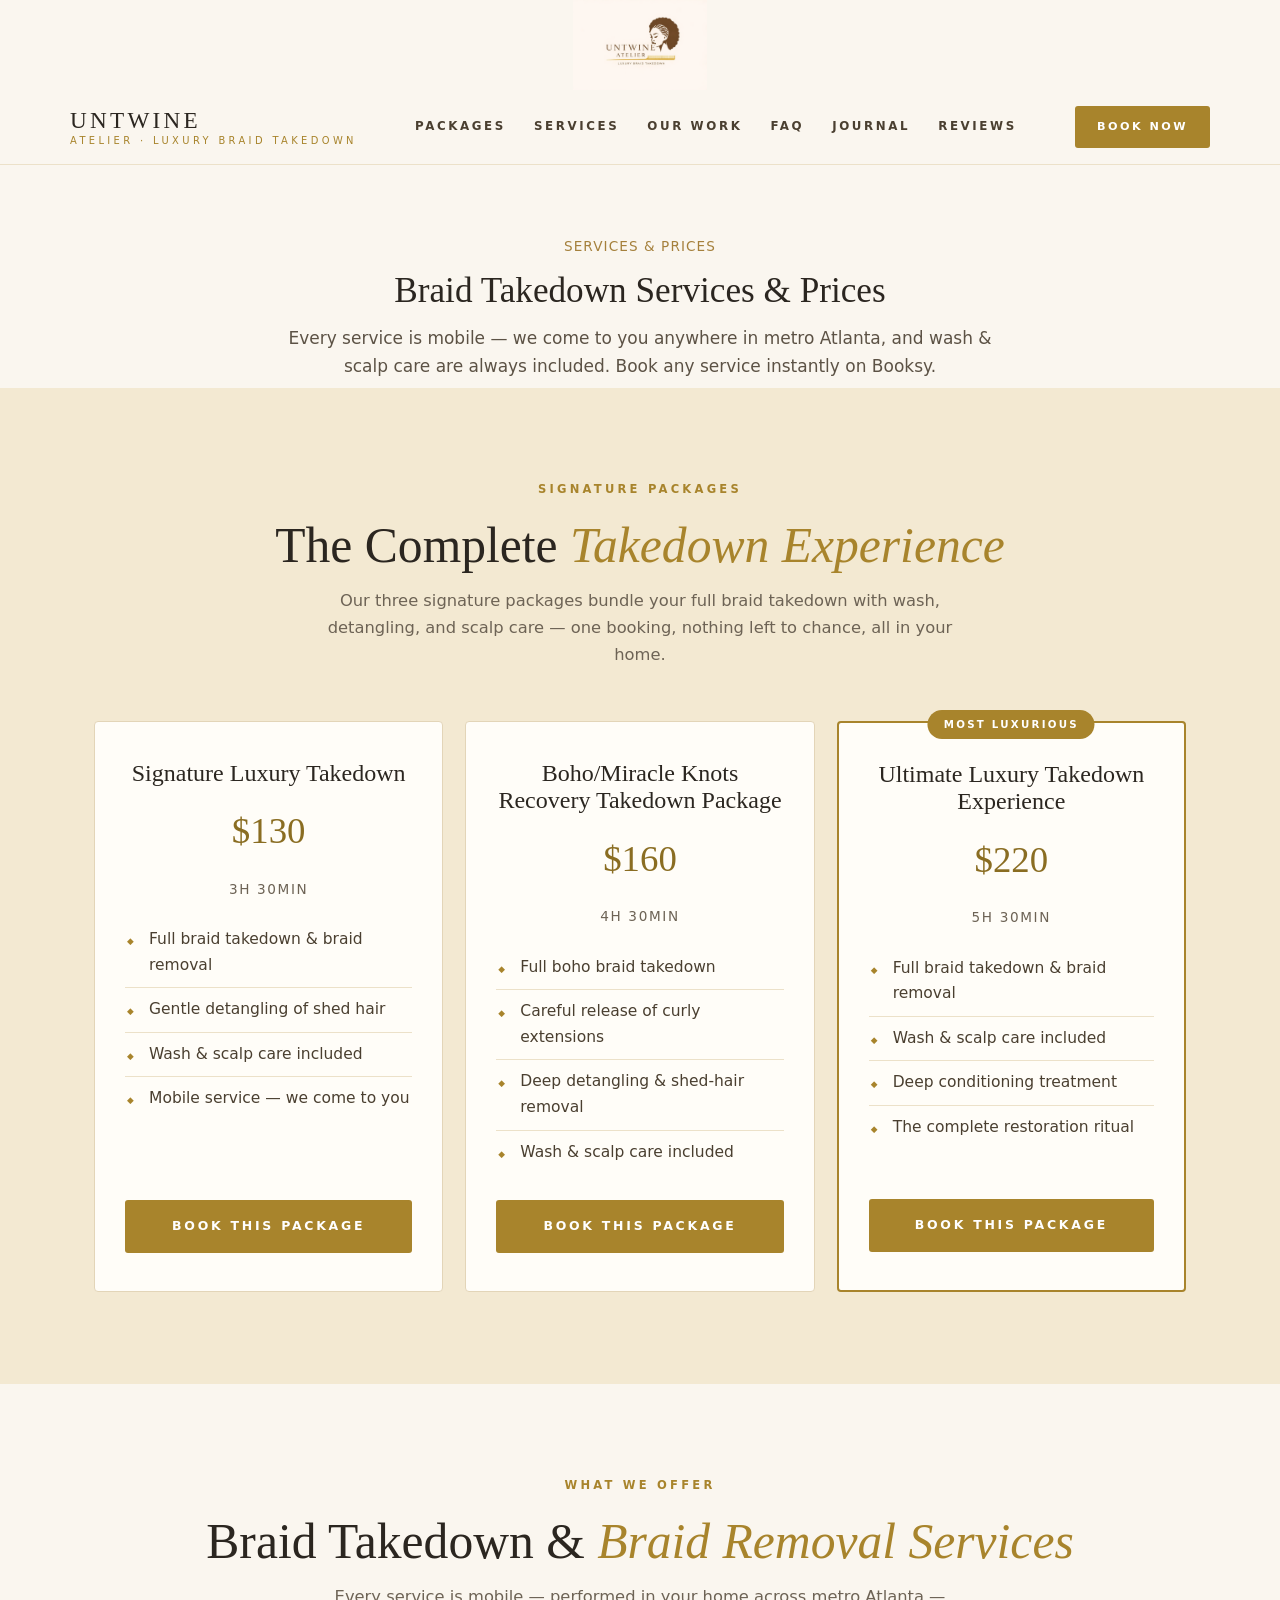
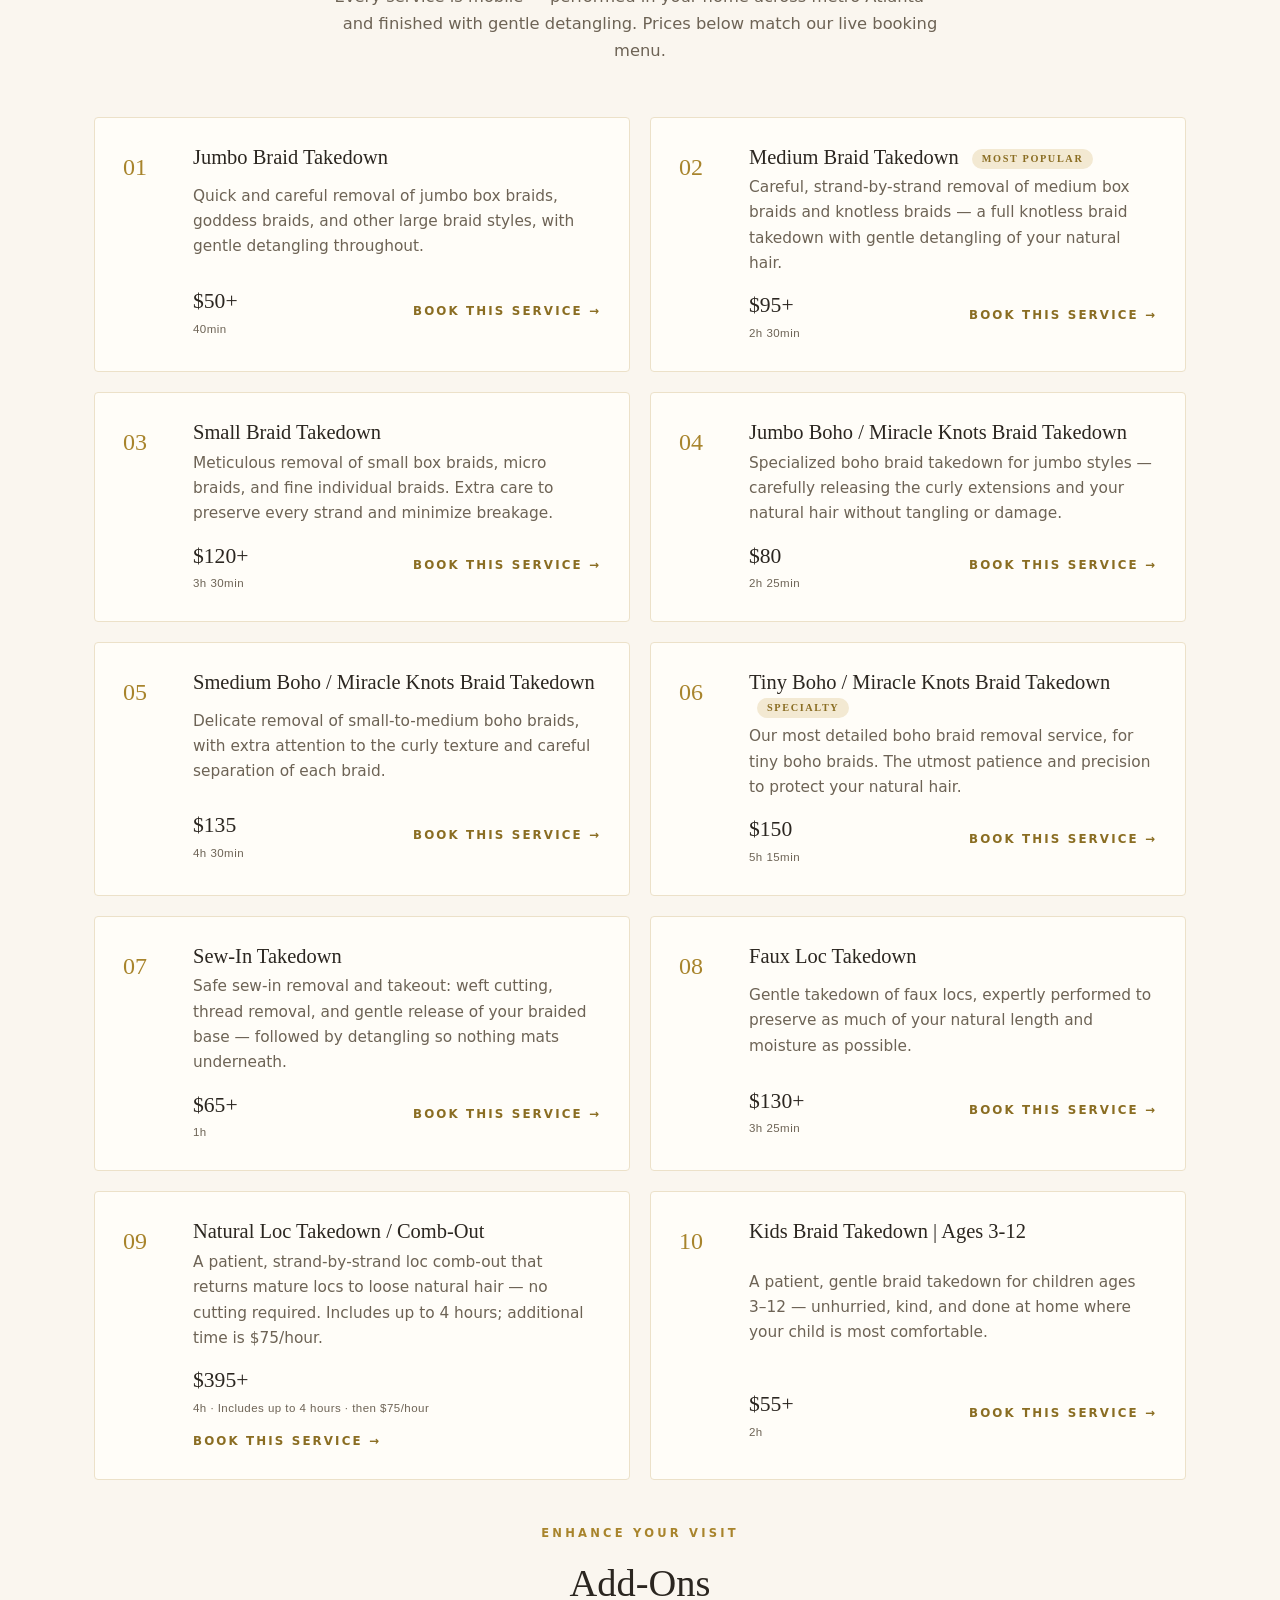
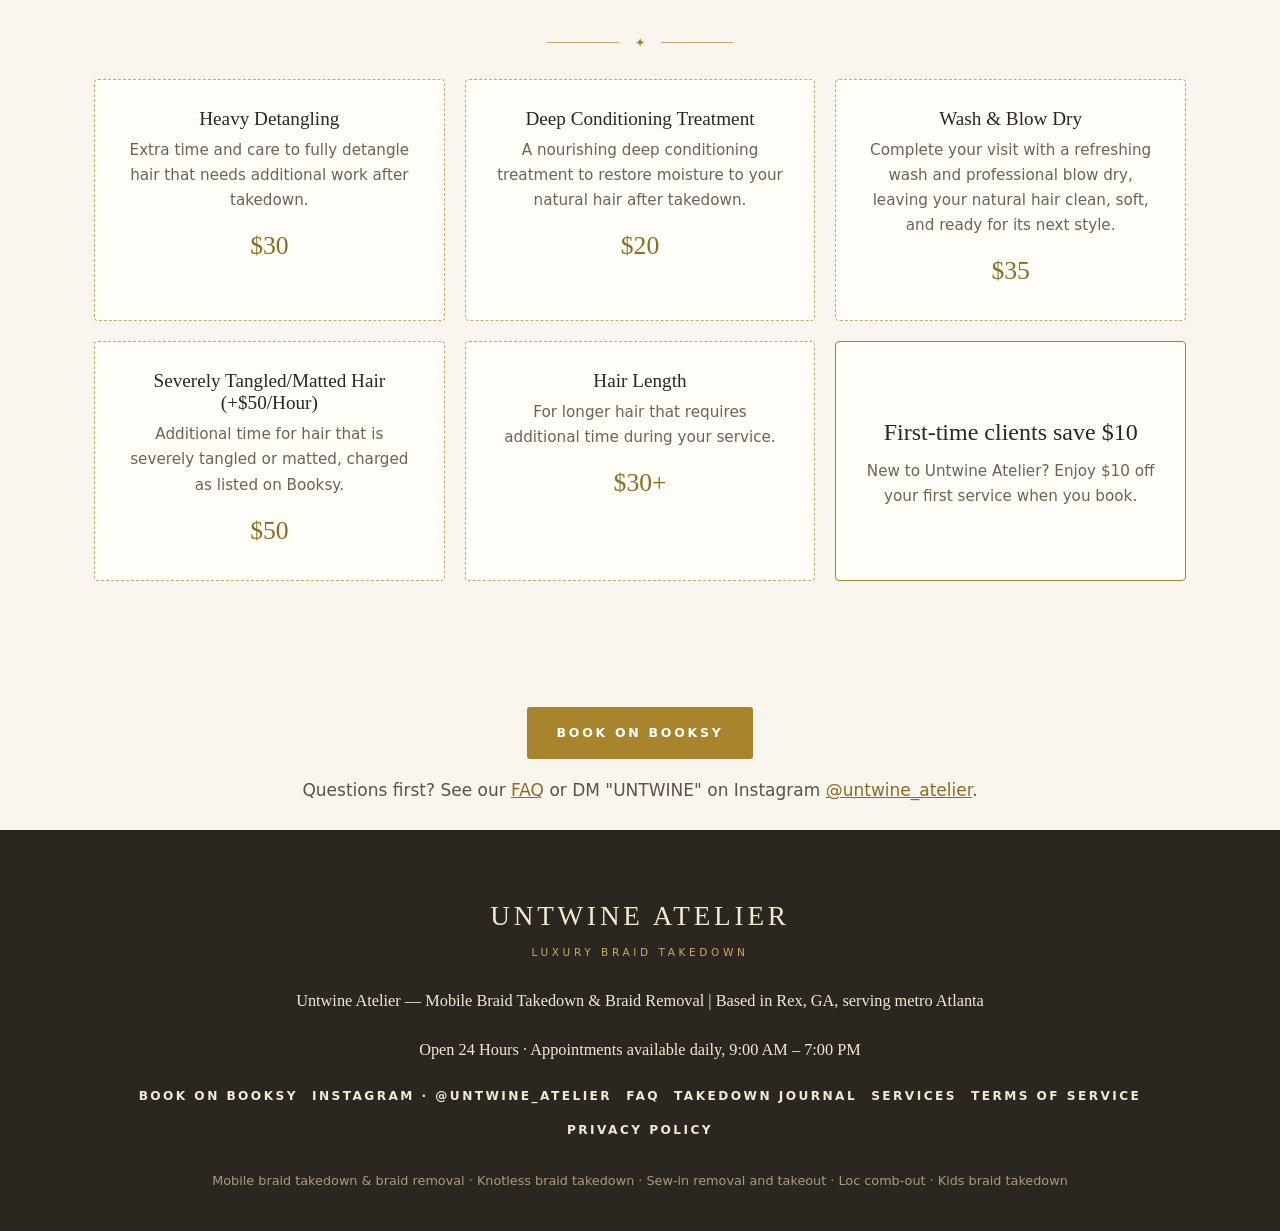
<file: services.html>
<!DOCTYPE html>
<html lang="en">
<head>
<meta charset="UTF-8">
<meta name="viewport" content="width=device-width, initial-scale=1.0">
<title>Braid Takedown Services & Prices in Atlanta, GA | Untwine Atelier</title>
<meta name="description" content="Full Untwine Atelier menu: signature takedown packages from $130, braid takedowns from $50, boho & knotless recovery, sew-in takedown, faux loc and natural loc comb-out. Mobile across metro Atlanta — we come to you.">
<link rel="canonical" href="https://untwinehair.com/services.html">
<meta property="og:type" content="website">
<meta property="og:title" content="Braid Takedown Services & Prices in Atlanta, GA | Untwine Atelier">
<meta property="og:description" content="Full Untwine Atelier menu: signature takedown packages from $130, braid takedowns from $50, boho & knotless recovery, sew-in takedown, faux loc and natural loc comb-out. Mobile across metro Atlanta — we come to you.">
<meta property="og:url" content="https://untwinehair.com/services.html">
<meta property="og:image" content="https://untwinehair.com/images/before-after-takedown.jpg">
<style>
  :root{
    --bg:#faf6ef;
    --bg-alt:#f3e9d2;
    --card:#fffdf8;
    --ink:#2b2620;
    --ink-2:#4a3f30;
    --muted:#6d6355;
    --gold:#a8842c;
    --gold-dark:#8a6d22;
    --gold-soft:#c9a86a;
    --line:#e3d5b8;
    --line-soft:#ece1c9;
    --band:#2b2620;
    --band-text:#f3e9d2;
    color-scheme: light;
  }
  @media (prefers-color-scheme: dark){
    :root{
      --bg:#211c15;
      --bg-alt:#2b2419;
      --card:#2e2719;
      --ink:#f5efe2;
      --ink-2:#e8dcc2;
      --muted:#c4b694;
      --gold:#d9b45c;
      --gold-dark:#e8c876;
      --gold-soft:#c9a86a;
      --line:#55482e;
      --line-soft:#453a26;
      --band:#171310;
      --band-text:#f3e9d2;
      color-scheme: dark;
    }
  }
  *{box-sizing:border-box;}
  html{scroll-behavior:smooth;}
  body{
    margin:0;
    background:var(--bg);
    color:var(--ink);
    font-family:"Avenir Next","Segoe UI",system-ui,-apple-system,sans-serif;
    font-size:17px;
    line-height:1.65;
    -webkit-font-smoothing:antialiased;
  }
  h1,h2,h3,h4,.serif{font-family:Georgia,"Times New Roman",serif;font-weight:400;line-height:1.15;color:var(--ink);}
  em.gold{color:var(--gold);font-style:italic;}
  a{color:var(--gold-dark);}
  img{max-width:100%;display:block;}
  .wrap{max-width:1140px;margin:0 auto;padding:0 24px;}
  .narrow{max-width:820px;margin:0 auto;}
  section{padding:92px 0;}
  .alt{background:var(--bg-alt);}
  .kicker{
    text-align:center;text-transform:uppercase;letter-spacing:.28em;
    font-size:.72rem;font-weight:600;color:var(--gold);margin:0 0 18px;
  }
  .kicker.left{text-align:left;}
  .section-title{font-size:clamp(2rem,4.5vw,3.1rem);text-align:center;margin:0 0 14px;}
  .section-title.left{text-align:left;}
  .section-sub{text-align:center;color:var(--muted);max-width:640px;margin:0 auto 52px;font-size:1.02rem;}
  .rule{display:flex;align-items:center;gap:16px;justify-content:center;margin:26px auto;}
  .rule::before,.rule::after{content:"";height:1px;width:72px;background:var(--gold-soft);}
  .rule span{color:var(--gold);font-size:.8rem;}
  .rule.left{justify-content:flex-start;margin-left:0;}
  .rule.left::after{display:none;}

  /* Header */
  header.site{
    position:sticky;top:0;z-index:50;
    background:var(--bg);
    border-bottom:1px solid var(--line-soft);
  }
  .nav{display:flex;align-items:center;justify-content:space-between;gap:20px;padding:16px 0;flex-wrap:wrap;}
  .brand{text-decoration:none;line-height:1.1;}
  .brand .bname{font-family:Georgia,serif;font-size:1.45rem;letter-spacing:.14em;color:var(--ink);display:block;}
  .brand .btag{font-size:.62rem;letter-spacing:.34em;text-transform:uppercase;color:var(--gold);display:block;margin-top:3px;}
  nav.links{display:flex;gap:28px;flex-wrap:wrap;align-items:center;}
  nav.links a{
    text-decoration:none;color:var(--ink-2);font-size:.74rem;font-weight:600;
    letter-spacing:.22em;text-transform:uppercase;
  }
  nav.links a:hover{color:var(--gold);}
  .btn{
    display:inline-block;text-decoration:none;cursor:pointer;border:0;
    background:var(--gold);color:#fff !important;
    font-size:.78rem;font-weight:700;letter-spacing:.22em;text-transform:uppercase;
    padding:16px 30px;border-radius:3px;transition:background .2s ease, transform .2s ease;
    font-family:"Avenir Next","Segoe UI",system-ui,sans-serif;text-align:center;
  }
  .btn:hover{background:var(--gold-dark);}
  .btn.small{padding:12px 22px;font-size:.7rem;}
  .btn.outline{
    background:transparent;color:var(--ink) !important;
    border:1px solid var(--ink-2);
  }
  .btn.outline:hover{border-color:var(--gold);color:var(--gold-dark) !important;}
  .btn.ghost-light{background:transparent;border:1px solid var(--gold-soft);color:var(--band-text) !important;}
  .btn.ghost-light:hover{background:rgba(255,255,255,.08);}

  /* Hero */
  .hero{padding:84px 0 0;text-align:center;}
  .hero .topline{display:flex;align-items:center;gap:18px;justify-content:center;margin-bottom:30px;}
  .hero .topline::before,.hero .topline::after{content:"";height:1px;width:56px;background:var(--gold-soft);}
  .hero .topline span{text-transform:uppercase;letter-spacing:.3em;font-size:.72rem;font-weight:600;color:var(--gold);}
  .hero h1{margin:0 auto;max-width:900px;}
  .hero h1 .h1-seo{
    display:block;font-size:clamp(1.05rem,2.4vw,1.35rem);letter-spacing:.14em;
    text-transform:uppercase;color:var(--gold-dark);font-family:"Avenir Next","Segoe UI",system-ui,sans-serif;
    font-weight:700;margin-bottom:26px;line-height:1.5;
  }
  .hero h1 .h1-brand{display:block;font-size:clamp(2.9rem,8vw,5.4rem);line-height:1.06;}
  .hero h1 .h1-brand em{color:var(--gold);}
  .hero .hero-sub{
    max-width:720px;margin:8px auto 0;font-size:1.13rem;color:var(--ink-2);line-height:1.75;
  }
  .hero .hero-note{max-width:680px;margin:18px auto 0;color:var(--muted);font-size:1rem;}
  .hero .cta-row{display:flex;gap:16px;justify-content:center;flex-wrap:wrap;margin-top:38px;}
  .hero .virtues{margin-top:30px;font-size:.72rem;letter-spacing:.3em;text-transform:uppercase;color:var(--muted);}
  .hero .virtues b{color:var(--gold);font-weight:400;}
  .areas{display:flex;flex-wrap:wrap;gap:8px;justify-content:center;margin:34px auto 0;max-width:980px;padding:0 24px;}
  .areas span{
    font-size:.78rem;letter-spacing:.06em;color:var(--ink-2);
    border:1px solid var(--line);border-radius:999px;padding:6px 14px;background:var(--card);
  }
  .areas .areas-label{border:0;background:transparent;color:var(--gold);font-weight:700;text-transform:uppercase;letter-spacing:.2em;font-size:.68rem;padding:6px 4px;}
  .gallery{display:grid;grid-template-columns:repeat(3,1fr);gap:18px;margin-top:64px;}
  .gallery figure{margin:0;overflow:hidden;border-radius:4px;}
  .gallery img{width:100%;height:420px;object-fit:cover;object-position:center 22%;}
  .gallery figcaption{
    font-size:.78rem;color:var(--muted);text-align:center;padding:10px 6px 2px;font-style:italic;font-family:Georgia,serif;
  }
  .gallery-real{grid-template-columns:1fr 1fr;max-width:880px;margin-left:auto;margin-right:auto;}
  .gallery-real img{height:520px;object-position:center 18%;}
  .showcase{margin-top:22px;}
  .showcase figure{margin:0;overflow:hidden;border-radius:4px;}
  .showcase img{width:100%;height:auto;display:block;}
  .showcase figcaption{font-size:.82rem;color:var(--muted);text-align:center;padding:12px 6px 2px;font-style:italic;font-family:Georgia,serif;}

  /* Our Work gallery */
  .work-grid{display:grid;grid-template-columns:repeat(3,1fr);gap:22px;}
  .work-grid figure{margin:0;}
  .work-grid .work-frame{overflow:hidden;border-radius:4px;border:1px solid var(--line);background:var(--card);}
  .work-grid img{width:100%;height:auto;aspect-ratio:1/1;object-fit:cover;object-position:center 20%;}
  .work-grid figcaption{
    font-size:.82rem;color:var(--muted);text-align:center;padding:10px 6px 2px;font-style:italic;font-family:Georgia,serif;
  }

  /* About */
  .split{display:grid;grid-template-columns:1fr 1fr;gap:64px;align-items:start;}
  .split p{color:var(--ink-2);margin:0 0 18px;}
  .feature-list{display:grid;gap:30px;}
  .feature{display:grid;grid-template-columns:22px 1fr;gap:10px;}
  .feature .dia{color:var(--gold);font-size:.7rem;padding-top:7px;}
  .feature h3{font-size:1.22rem;margin:0 0 6px;}
  .feature p{color:var(--muted);margin:0;font-size:.98rem;}

  /* Packages */
  .pkg-grid{display:grid;grid-template-columns:repeat(3,1fr);gap:22px;}
  .pkg{
    background:var(--card);border:1px solid var(--line);border-radius:4px;
    padding:38px 30px;display:flex;flex-direction:column;position:relative;
  }
  .pkg.featured{border:2px solid var(--gold);}
  .pkg .pkg-tag{
    position:absolute;top:-13px;left:50%;transform:translateX(-50%);
    background:var(--gold);color:#fff;font-size:.64rem;font-weight:700;
    letter-spacing:.22em;text-transform:uppercase;padding:6px 16px;border-radius:999px;white-space:nowrap;
  }
  .pkg h3{font-size:1.5rem;margin:0 0 8px;text-align:center;}
  .pkg .pkg-price{font-family:Georgia,serif;font-size:2.3rem;color:var(--gold-dark);text-align:center;margin:6px 0 2px;}
  .pkg .pkg-time{text-align:center;color:var(--muted);font-size:.85rem;letter-spacing:.12em;text-transform:uppercase;margin-bottom:18px;}
  .pkg ul{list-style:none;margin:0 0 26px;padding:0;flex:1;}
  .pkg li{padding:9px 0 9px 24px;position:relative;color:var(--ink-2);font-size:.97rem;border-bottom:1px solid var(--line-soft);}
  .pkg li:last-child{border-bottom:0;}
  .pkg li::before{content:"◆";position:absolute;left:2px;color:var(--gold);font-size:.55rem;top:16px;}
  .pkg .btn{align-self:stretch;}

  /* Services */
  .svc-grid{display:grid;grid-template-columns:repeat(2,1fr);gap:20px;}
  .svc{
    background:var(--card);border:1px solid var(--line-soft);border-radius:4px;
    padding:28px;display:grid;grid-template-columns:52px 1fr;gap:6px 18px;
  }
  .svc .num{font-family:Georgia,serif;font-size:1.5rem;color:var(--gold);grid-row:span 3;padding-top:2px;}
  .svc h3{font-size:1.28rem;margin:0;}
  .svc p{color:var(--muted);margin:0;font-size:.96rem;}
  .svc .svc-foot{display:flex;align-items:center;justify-content:space-between;gap:14px;flex-wrap:wrap;margin-top:6px;}
  .svc .price{font-family:Georgia,serif;font-size:1.35rem;color:var(--ink);}
  .svc .price small{display:block;font-family:"Avenir Next",sans-serif;font-size:.72rem;color:var(--muted);letter-spacing:.04em;}
  .book-link{
    color:var(--gold-dark);text-decoration:none;font-size:.74rem;font-weight:700;
    letter-spacing:.18em;text-transform:uppercase;white-space:nowrap;
  }
  .book-link:hover{text-decoration:underline;}
  .badge{
    display:inline-block;background:var(--bg-alt);color:var(--gold-dark);
    font-size:.64rem;font-weight:700;letter-spacing:.16em;text-transform:uppercase;
    padding:4px 10px;border-radius:999px;margin-left:8px;vertical-align:middle;
  }
  @media (prefers-color-scheme: dark){ .badge{background:#453a26;} }

  /* Add-ons */
  .addons{display:grid;grid-template-columns:1fr 1fr 1fr;gap:20px;align-items:stretch;}
  .addon{
    border:1px dashed var(--gold-soft);border-radius:4px;padding:28px;text-align:center;background:var(--card);
  }
  .addon h3{font-size:1.2rem;margin:0 0 8px;}
  .addon p{color:var(--muted);margin:0 0 12px;font-size:.95rem;}
  .addon .price{font-family:Georgia,serif;font-size:1.6rem;color:var(--gold-dark);}
  .addon.note{border-style:solid;border-color:var(--gold);display:flex;flex-direction:column;justify-content:center;}
  .addon.note .big{font-family:Georgia,serif;font-size:1.5rem;color:var(--ink);margin:0 0 6px;}

  /* Steps */
  .steps{display:grid;grid-template-columns:repeat(3,1fr);gap:36px;position:relative;}
  .steps::before{
    content:"";position:absolute;top:37px;left:18%;right:18%;height:1px;background:var(--gold-soft);
  }
  .step{text-align:center;position:relative;padding:0 8px;}
  .step .circle{
    width:74px;height:74px;border:1px solid var(--gold-soft);border-radius:50%;
    display:flex;align-items:center;justify-content:center;margin:0 auto 22px;
    background:var(--bg-alt);font-family:Georgia,serif;font-size:1.15rem;color:var(--gold-dark);position:relative;z-index:1;
  }
  .alt .step .circle{background:var(--bg);}
  .step h3{font-size:1.35rem;margin:0 0 10px;}
  .step p{color:var(--muted);margin:0;font-size:.97rem;}

  /* Why */
  .why-grid{display:grid;grid-template-columns:repeat(2,1fr);gap:20px;}
  .why{background:var(--card);border:1px solid var(--line-soft);border-radius:4px;padding:30px;}
  .why .rn{font-family:Georgia,serif;font-style:italic;color:var(--gold);font-size:1.05rem;letter-spacing:.2em;}
  .why h3{font-size:1.3rem;margin:8px 0 8px;}
  .why p{color:var(--muted);margin:0;font-size:.97rem;}

  /* Prep & aftercare */
  .prep{display:grid;grid-template-columns:1fr 1fr;gap:22px;}
  .prep-card{background:var(--card);border:1px solid var(--line);border-radius:4px;padding:34px;}
  .prep-card h3{font-size:1.45rem;margin:0 0 6px;}
  .prep-card .sub{color:var(--gold-dark);font-size:.74rem;font-weight:700;letter-spacing:.22em;text-transform:uppercase;margin:0 0 18px;}
  .prep-card ul{margin:0;padding:0;list-style:none;}
  .prep-card li{padding:8px 0 8px 26px;position:relative;color:var(--ink-2);font-size:.98rem;border-bottom:1px solid var(--line-soft);}
  .prep-card li:last-child{border-bottom:0;}
  .prep-card li::before{content:"✦";position:absolute;left:2px;color:var(--gold);font-size:.7rem;top:13px;}

  /* FAQ */
  details.faq{
    background:var(--card);border:1px solid var(--line-soft);border-radius:4px;margin-bottom:12px;
  }
  details.faq summary{
    cursor:pointer;list-style:none;padding:22px 26px;font-family:Georgia,serif;
    font-size:1.14rem;color:var(--ink);display:flex;justify-content:space-between;gap:16px;align-items:center;
  }
  details.faq summary::-webkit-details-marker{display:none;}
  details.faq summary .plus{color:var(--gold);font-size:1.3rem;line-height:1;flex:none;font-family:"Avenir Next",sans-serif;}
  details.faq[open ] summary .plus{transform:rotate(45deg);}
  details.faq summary .plus{transition:transform .2s ease;}
  details.faq .faq-body{padding:0 26px 24px;color:var(--ink-2);font-size:.99rem;}
  details.faq .faq-body p{margin:0;}

  /* Journal */
  .journal-list{display:grid;gap:16px;}
  .article-item{background:var(--card);border:1px solid var(--line-soft);border-radius:4px;overflow:hidden;}
  .article-head{
    width:100%;background:none;border:0;cursor:pointer;text-align:left;
    padding:28px 30px;display:grid;grid-template-columns:1fr auto;gap:8px 20px;align-items:center;
    font-family:inherit;color:var(--ink);
  }
  .article-head .a-kicker{grid-column:1;font-size:.66rem;font-weight:700;letter-spacing:.24em;text-transform:uppercase;color:var(--gold);}
  .article-head h3{grid-column:1;font-size:clamp(1.25rem,2.6vw,1.6rem);margin:0;}
  .article-head .a-teaser{grid-column:1;color:var(--muted);font-size:.97rem;margin:0;max-width:640px;}
  .article-head .a-cta{
    grid-column:2;grid-row:1 / span 3;align-self:center;font-size:.72rem;font-weight:700;letter-spacing:.18em;
    text-transform:uppercase;color:var(--gold-dark);border:1px solid var(--gold-soft);
    padding:11px 18px;border-radius:3px;white-space:nowrap;background:transparent;
  }
  .article-head:hover .a-cta{background:var(--bg-alt);}
  .article-body{display:none;border-top:1px solid var(--line-soft);padding:36px 30px 10px;}
  .article-item.open .article-body{display:block;}
  .article-body .prose{max-width:760px;}
  .prose p{color:var(--ink-2);margin:0 0 18px;}
  .prose h4{font-size:1.25rem;margin:30px 0 10px;}
  .prose h4:first-child{margin-top:0;}
  .prose ul,.prose ol{color:var(--ink-2);margin:0 0 18px;padding-left:22px;}
  .prose li{margin-bottom:8px;}
  .prose strong{color:var(--ink);}
  .prose .callout{
    background:var(--bg-alt);border-radius:4px;padding:20px 24px;margin:0 0 22px;color:var(--ink-2);font-size:.98rem;
  }
  .prose .callout strong{color:var(--gold-dark);}
  table.compare{width:100%;border-collapse:collapse;margin:6px 0 24px;font-size:.95rem;}
  table.compare th,table.compare td{border:1px solid var(--line);padding:12px 14px;text-align:left;vertical-align:top;}
  table.compare th{background:var(--bg-alt);font-family:Georgia,serif;font-weight:400;color:var(--ink);}
  table.compare td{color:var(--ink-2);}

  /* Testimonials */
  .t-grid{display:grid;grid-template-columns:repeat(3,1fr);gap:20px;}
  .t-card{background:var(--card);border:1px solid var(--line-soft);border-radius:4px;padding:32px;display:flex;flex-direction:column;}
  .t-card .stars{color:var(--gold);letter-spacing:.3em;margin-bottom:16px;font-size:.9rem;}
  .t-card blockquote{margin:0 0 22px;font-family:Georgia,serif;font-style:italic;font-size:1.05rem;line-height:1.6;color:var(--ink-2);flex:1;}
  .t-card .who{display:flex;gap:14px;align-items:center;}
  .t-card .avatar{
    width:44px;height:44px;border-radius:50%;background:var(--bg-alt);color:var(--gold-dark);
    display:flex;align-items:center;justify-content:center;font-family:Georgia,serif;font-size:1.05rem;flex:none;
    border:1px solid var(--line);
  }
  .t-card .who b{display:block;font-size:.95rem;color:var(--ink);}
  .t-card .who span{font-size:.82rem;color:var(--muted);}

  /* Policies + CTA + footer */
  .policies{background:var(--band);color:var(--band-text);padding:44px 0;text-align:center;}
  .policies .p-kicker{color:var(--gold-soft);text-transform:uppercase;letter-spacing:.28em;font-size:.68rem;font-weight:700;margin:0 0 12px;}
  .policies p.stmt{font-family:Georgia,serif;font-size:clamp(1.05rem,2.4vw,1.3rem);margin:0 auto;max-width:820px;line-height:1.6;}
  .final-cta{text-align:center;}
  .final-cta h2{font-size:clamp(2.1rem,5vw,3.4rem);margin:0 0 14px;}
  .final-cta p{color:var(--muted);max-width:600px;margin:0 auto 34px;}
  footer.site{background:var(--band);color:var(--band-text);padding:64px 0 40px;}
  footer.site .f-brand{font-family:Georgia,serif;font-size:1.7rem;letter-spacing:.14em;text-align:center;margin:0;}
  footer.site .f-tag{text-align:center;color:var(--gold-soft);font-size:.66rem;letter-spacing:.34em;text-transform:uppercase;margin:6px 0 26px;}
  footer.site .f-line{text-align:center;font-family:Georgia,serif;font-size:1.02rem;margin:0 auto 22px;max-width:720px;color:var(--band-text);}
  footer.site .f-links{display:flex;gap:14px;justify-content:center;flex-wrap:wrap;margin-bottom:30px;}
  footer.site .f-links a{color:var(--band-text);text-decoration:none;font-size:.76rem;font-weight:700;letter-spacing:.2em;text-transform:uppercase;}
  footer.site .f-links a:hover{color:var(--gold-soft);}
  footer.site .f-small{text-align:center;color:#a99c7d;font-size:.8rem;margin:0;}
  @media (prefers-color-scheme: dark){ footer.site .f-small{color:#8d8168;} }
  .sample-note{
    text-align:center;font-size:.78rem;color:var(--muted);padding:14px 20px;
    border-bottom:1px solid var(--line-soft);background:var(--bg-alt);
  }

  /* Legal pages */
  .legal-view{display:none;padding:72px 0 84px;}
  .legal-view.active{display:block;}
  .legal-wrap{max-width:820px;margin:0 auto;padding:0 24px;}
  .legal-back{display:inline-block;margin-bottom:32px;color:var(--gold-dark);text-decoration:none;font-size:.74rem;font-weight:700;letter-spacing:.2em;text-transform:uppercase;}
  .legal-back:hover{text-decoration:underline;}
  .legal-view h1{font-size:clamp(2.1rem,5vw,3rem);margin:0 0 10px;text-align:left;}
  .legal-effective{color:var(--gold-dark);font-weight:700;margin:0 0 28px;font-size:.98rem;}
  .legal-prose p{color:var(--ink-2);margin:0 0 18px;line-height:1.75;}
  .legal-prose h2{font-size:1.55rem;margin:38px 0 14px;color:var(--ink);border-bottom:1px solid var(--line-soft);padding-bottom:10px;}
  .legal-prose h3{font-size:1.22rem;margin:26px 0 10px;color:var(--ink);}
  .legal-prose ul{color:var(--ink-2);margin:0 0 20px;padding-left:22px;line-height:1.7;}
  .legal-prose li{margin-bottom:9px;}
  .legal-prose strong{color:var(--ink);}
  .legal-prose a{color:var(--gold-dark);}
  .legal-note{margin-top:40px;padding-top:22px;border-top:1px solid var(--line);color:var(--muted);font-size:.9rem;font-style:italic;}
  .legal-crosslinks{display:flex;gap:14px;flex-wrap:wrap;margin-top:36px;}
  main.hidden-view{display:none;}

  @media (max-width: 900px){
    section{padding:64px 0;}
    .split,.prep,.why-grid,.svc-grid{grid-template-columns:1fr;gap:36px;}
    .pkg-grid,.t-grid,.addons,.steps{grid-template-columns:1fr;}
    .steps::before{display:none;}
    .work-grid{grid-template-columns:repeat(2,1fr);gap:14px;}
    .gallery{grid-template-columns:1fr;gap:14px;}
    .gallery img{height:340px;}
    .gallery-real img{height:440px;}
    .gallery figure:nth-child(n+3){display:none;}
    .gallery-real figure:nth-child(n+3){display:block;}
    nav.links{gap:18px;}
    .nav{justify-content:center;text-align:center;}
    .article-head{grid-template-columns:1fr;}
    .article-head .a-cta{grid-column:1;grid-row:auto;justify-self:start;margin-top:6px;}
    table.compare thead{display:none;}
    table.compare,table.compare tbody,table.compare tr,table.compare td{display:block;width:100%;}
    table.compare tr{margin-bottom:14px;border:1px solid var(--line);border-radius:4px;overflow:hidden;}
    table.compare td{border:0;border-bottom:1px solid var(--line-soft);}
    table.compare td:last-child{border-bottom:0;}
    table.compare td::before{
      content:attr(data-label);display:block;font-size:.66rem;font-weight:700;
      letter-spacing:.18em;text-transform:uppercase;color:var(--gold);margin-bottom:4px;
    }
    table.compare td.rowhead{background:var(--bg-alt);font-family:Georgia,serif;color:var(--ink);font-size:1.05rem;}
    table.compare td.rowhead::before{display:none;}
  }
  @media (prefers-reduced-motion: reduce){
    html{scroll-behavior:auto;}
    *{transition:none !important;}
  }
</style>
<style>
.page-hero{padding:56px 0 8px;text-align:center}
.page-hero h1{font-size:2.2rem;line-height:1.15;margin:.2em 0 .35em}
.page-hero .lede{max-width:720px;margin:0 auto;color:#5c5245}
.jcard{display:block;background:#fffaf4;border:1px solid #e8dcc8;border-radius:14px;padding:22px 24px;margin:0 0 18px;text-decoration:none;color:inherit}
.jcard:hover{border-color:#c9a86a}
.jcard h3{margin:.25em 0 .35em}
.jcard .a-kicker{color:#a5803c;font-size:.8rem;letter-spacing:.06em;text-transform:uppercase}
.jcard .a-teaser{color:#5c5245;margin:0}
.jcard .a-cta{color:#a5803c;font-weight:600}
.cta-band{text-align:center;padding:34px 0 8px}
.back-link{display:inline-block;margin:26px 0 0;color:#a5803c}
article.post .prose{max-width:760px;margin:0 auto}
</style>

</head>
<body>
<header class="site"><div style="text-align:center;width:100%"><a href="/"><img src="images/logo.png" width="640" height="427" alt="Untwine Atelier – Luxury Braid Takedown" style="display:block;margin:0 auto;max-height:90px;width:auto"></a></div>
  <div class="wrap nav">
    <a class="brand" href="/" aria-label="Untwine Atelier — home">
      <span class="bname">UNTWINE</span>
      <span class="btag">Atelier · Luxury Braid Takedown</span>
    </a>
    <nav class="links" aria-label="Main">
      <a href="/#packages">Packages</a>
      <a href="services.html" aria-current="page">Services</a>
      <a href="/#work">Our Work</a>
      <a href="faq.html">FAQ</a>
      <a href="journal.html">Journal</a>
      <a href="/#reviews">Reviews</a>
    </nav>
    <a class="btn small" href="https://booksy.com/en-us/1729557_untwine-atelier-luxury-braid-takedown_hair-salon_16238_jonesboro#ba_s=seo" target="_blank" rel="noopener">Book Now</a>
  </div>
</header>
<main>

<div class="wrap"><div class="page-hero">
<p class="a-kicker" style="color:#a5803c;letter-spacing:.08em;text-transform:uppercase;font-size:.85rem">Services &amp; Prices</p>
<h1>Braid Takedown Services &amp; Prices</h1>
<p class="lede">Every service is mobile — we come to you anywhere in metro Atlanta, and wash &amp; scalp care are always included. Book any service instantly on Booksy.</p>
</div></div>
<section class="alt" id="packages">
<div class="wrap">
<p class="kicker">Signature Packages</p>
<h2 class="section-title">The Complete <em class="gold">Takedown Experience</em></h2>
<p class="section-sub">Our three signature packages bundle your full braid takedown with wash, detangling, and scalp care — one booking, nothing left to chance, all in your home.</p>
<div class="pkg-grid">
<div class="pkg">
<h3>Signature Luxury Takedown</h3>
<p class="pkg-price">$130</p>
<p class="pkg-time">3h 30min</p>
<ul>
<li>Full braid takedown &amp; braid removal</li>
<li>Gentle detangling of shed hair</li>
<li>Wash &amp; scalp care included</li>
<li>Mobile service — we come to you</li>
</ul>
<a class="btn" href="https://booksy.com/en-us/1729557_untwine-atelier-luxury-braid-takedown_hair-salon_16238_jonesboro#ba_s=seo" rel="noopener" target="_blank">Book This Package</a>
</div>
<div class="pkg">
<h3>Boho/Miracle Knots Recovery Takedown Package</h3>
<p class="pkg-price">$160</p>
<p class="pkg-time">4h 30min</p>
<ul>
<li>Full boho braid takedown</li>
<li>Careful release of curly extensions</li>
<li>Deep detangling &amp; shed-hair removal</li>
<li>Wash &amp; scalp care included</li>
</ul>
<a class="btn" href="https://booksy.com/en-us/1729557_untwine-atelier-luxury-braid-takedown_hair-salon_16238_jonesboro#ba_s=seo" rel="noopener" target="_blank">Book This Package</a>
</div>
<div class="pkg featured">
<span class="pkg-tag">Most Luxurious</span>
<h3>Ultimate Luxury Takedown Experience</h3>
<p class="pkg-price">$220</p>
<p class="pkg-time">5h 30min</p>
<ul>
<li>Full braid takedown &amp; braid removal</li>
<li>Wash &amp; scalp care included</li>
<li>Deep conditioning treatment</li>
<li>The complete restoration ritual</li>
</ul>
<a class="btn" href="https://booksy.com/en-us/1729557_untwine-atelier-luxury-braid-takedown_hair-salon_16238_jonesboro#ba_s=seo" rel="noopener" target="_blank">Book This Package</a>
</div>
</div>
</div>
</section>
<section id="services">
<div class="wrap">
<p class="kicker">What We Offer</p>
<h2 class="section-title">Braid Takedown &amp; <em class="gold">Braid Removal Services</em></h2>
<p class="section-sub">Every service is mobile — performed in your home across metro Atlanta — and finished with gentle detangling. Prices below match our live booking menu.</p>
<div class="svc-grid">
<div class="svc">
<span class="num">01</span>
<h3>Jumbo Braid Takedown</h3>
<p>Quick and careful removal of jumbo box braids, goddess braids, and other large braid styles, with gentle detangling throughout.</p>
<div class="svc-foot"><span class="price">$50+<small>40min</small></span><a class="book-link" href="https://booksy.com/en-us/1729557_untwine-atelier-luxury-braid-takedown_hair-salon_16238_jonesboro#ba_s=seo" rel="noopener" target="_blank">Book This Service →</a></div>
</div>
<div class="svc">
<span class="num">02</span>
<h3>Medium Braid Takedown <span class="badge">Most Popular</span></h3>
<p>Careful, strand-by-strand removal of medium box braids and knotless braids — a full knotless braid takedown with gentle detangling of your natural hair.</p>
<div class="svc-foot"><span class="price">$95+<small>2h 30min</small></span><a class="book-link" href="https://booksy.com/en-us/1729557_untwine-atelier-luxury-braid-takedown_hair-salon_16238_jonesboro#ba_s=seo" rel="noopener" target="_blank">Book This Service →</a></div>
</div>
<div class="svc">
<span class="num">03</span>
<h3>Small Braid Takedown</h3>
<p>Meticulous removal of small box braids, micro braids, and fine individual braids. Extra care to preserve every strand and minimize breakage.</p>
<div class="svc-foot"><span class="price">$120+<small>3h 30min</small></span><a class="book-link" href="https://booksy.com/en-us/1729557_untwine-atelier-luxury-braid-takedown_hair-salon_16238_jonesboro#ba_s=seo" rel="noopener" target="_blank">Book This Service →</a></div>
</div>
<div class="svc">
<span class="num">04</span>
<h3>Jumbo Boho / Miracle Knots Braid Takedown</h3>
<p>Specialized boho braid takedown for jumbo styles — carefully releasing the curly extensions and your natural hair without tangling or damage.</p>
<div class="svc-foot"><span class="price">$80<small>2h 25min</small></span><a class="book-link" href="https://booksy.com/en-us/1729557_untwine-atelier-luxury-braid-takedown_hair-salon_16238_jonesboro#ba_s=seo" rel="noopener" target="_blank">Book This Service →</a></div>
</div>
<div class="svc">
<span class="num">05</span>
<h3>Smedium Boho / Miracle Knots Braid Takedown</h3>
<p>Delicate removal of small-to-medium boho braids, with extra attention to the curly texture and careful separation of each braid.</p>
<div class="svc-foot"><span class="price">$135<small>4h 30min</small></span><a class="book-link" href="https://booksy.com/en-us/1729557_untwine-atelier-luxury-braid-takedown_hair-salon_16238_jonesboro#ba_s=seo" rel="noopener" target="_blank">Book This Service →</a></div>
</div>
<div class="svc">
<span class="num">06</span>
<h3>Tiny Boho / Miracle Knots Braid Takedown <span class="badge">Specialty</span></h3>
<p>Our most detailed boho braid removal service, for tiny boho braids. The utmost patience and precision to protect your natural hair.</p>
<div class="svc-foot"><span class="price">$150<small>5h 15min</small></span><a class="book-link" href="https://booksy.com/en-us/1729557_untwine-atelier-luxury-braid-takedown_hair-salon_16238_jonesboro#ba_s=seo" rel="noopener" target="_blank">Book This Service →</a></div>
</div>
<div class="svc">
<span class="num">07</span>
<h3>Sew-In Takedown</h3>
<p>Safe sew-in removal and takeout: weft cutting, thread removal, and gentle release of your braided base — followed by detangling so nothing mats underneath.</p>
<div class="svc-foot"><span class="price">$65+<small>1h</small></span><a class="book-link" href="https://booksy.com/en-us/1729557_untwine-atelier-luxury-braid-takedown_hair-salon_16238_jonesboro#ba_s=seo" rel="noopener" target="_blank">Book This Service →</a></div>
</div>
<div class="svc">
<span class="num">08</span>
<h3>Faux Loc Takedown</h3>
<p>Gentle takedown of faux locs, expertly performed to preserve as much of your natural length and moisture as possible.</p>
<div class="svc-foot"><span class="price">$130+<small>3h 25min</small></span><a class="book-link" href="https://booksy.com/en-us/1729557_untwine-atelier-luxury-braid-takedown_hair-salon_16238_jonesboro#ba_s=seo" rel="noopener" target="_blank">Book This Service →</a></div>
</div>
<div class="svc">
<span class="num">09</span>
<h3>Natural Loc Takedown / Comb-Out</h3>
<p>A patient, strand-by-strand loc comb-out that returns mature locs to loose natural hair — no cutting required. Includes up to 4 hours; additional time is $75/hour.</p>
<div class="svc-foot"><span class="price">$395+<small>4h · Includes up to 4 hours · then $75/hour</small></span><a class="book-link" href="https://booksy.com/en-us/1729557_untwine-atelier-luxury-braid-takedown_hair-salon_16238_jonesboro#ba_s=seo" rel="noopener" target="_blank">Book This Service →</a></div>
</div>
<div class="svc">
<span class="num">10</span>
<h3>Kids Braid Takedown | Ages 3-12</h3>
<p>A patient, gentle braid takedown for children ages 3–12 — unhurried, kind, and done at home where your child is most comfortable.</p>
<div class="svc-foot"><span class="price">$55+<small>2h</small></span><a class="book-link" href="https://booksy.com/en-us/1729557_untwine-atelier-luxury-braid-takedown_hair-salon_16238_jonesboro#ba_s=seo" rel="noopener" target="_blank">Book This Service →</a></div>
</div>
</div>
<div style="height:44px"></div>
<p class="kicker">Enhance Your Visit</p>
<h2 class="section-title" style="font-size:clamp(1.7rem,3.5vw,2.4rem)">Add-Ons</h2>
<div class="rule"><span>✦</span></div>
<div class="addons">
<div class="addon">
<h3>Heavy Detangling</h3>
<p>Extra time and care to fully detangle hair that needs additional work after takedown.</p>
<span class="price">$30</span>
</div>
<div class="addon">
<h3>Deep Conditioning Treatment</h3>
<p>A nourishing deep conditioning treatment to restore moisture to your natural hair after takedown.</p>
<span class="price">$20</span>
</div>
<div class="addon">
<h3>Wash &amp; Blow Dry</h3>
<p>Complete your visit with a refreshing wash and professional blow dry, leaving your natural hair clean, soft, and ready for its next style.</p>
<span class="price">$35</span>
</div>
<div class="addon">
<h3>Severely Tangled/Matted Hair (+$50/Hour)</h3>
<p>Additional time for hair that is severely tangled or matted, charged as listed on Booksy.</p>
<span class="price">$50</span>
</div>
<div class="addon">
<h3>Hair Length</h3>
<p>For longer hair that requires additional time during your service.</p>
<span class="price">$30+</span>
</div>
<div class="addon note">
<p class="big">First-time clients save $10</p>
<p style="margin:0">New to Untwine Atelier? Enjoy $10 off your first service when you book.</p>
</div>
</div>
</div>
</section>
<div class="wrap"><div class="cta-band">
<a class="btn" href="https://booksy.com/en-us/1729557_untwine-atelier-luxury-braid-takedown_hair-salon_16238_jonesboro" target="_blank" rel="noopener">Book on Booksy</a>
<p style="color:#5c5245">Questions first? See our <a href="faq.html">FAQ</a> or DM "UNTWINE" on Instagram <a href="https://www.instagram.com/untwine_atelier" target="_blank" rel="noopener">@untwine_atelier</a>.</p>
</div></div>
</main>
<footer class="site">
<div class="wrap">
<p class="f-brand">UNTWINE ATELIER</p>
<p class="f-tag">Luxury Braid Takedown</p>
<p class="f-line">Untwine Atelier — Mobile Braid Takedown &amp; Braid Removal | Based in Rex, GA, serving metro Atlanta</p>
<p class="f-line">Open 24 Hours &middot; Appointments available daily, 9:00 AM &ndash; 7:00 PM</p>
<div class="f-links">
<a href="https://booksy.com/en-us/1729557_untwine-atelier-luxury-braid-takedown_hair-salon_16238_jonesboro#ba_s=seo" rel="noopener" target="_blank">Book on Booksy</a>
<a href="https://www.instagram.com/untwine_atelier" rel="noopener" target="_blank">Instagram · @untwine_atelier</a>
<a href="faq.html">FAQ</a>
<a href="journal.html">Takedown Journal</a>
<a href="services.html">Services</a>
<a href="#terms">Terms of Service</a>
<a href="#privacy">Privacy Policy</a>
</div>
<p class="f-small">Mobile braid takedown &amp; braid removal · Knotless braid takedown · Sew-in removal and takeout · Loc comb-out · Kids braid takedown</p>
</div>
</footer>
</body>
</html>
</file>
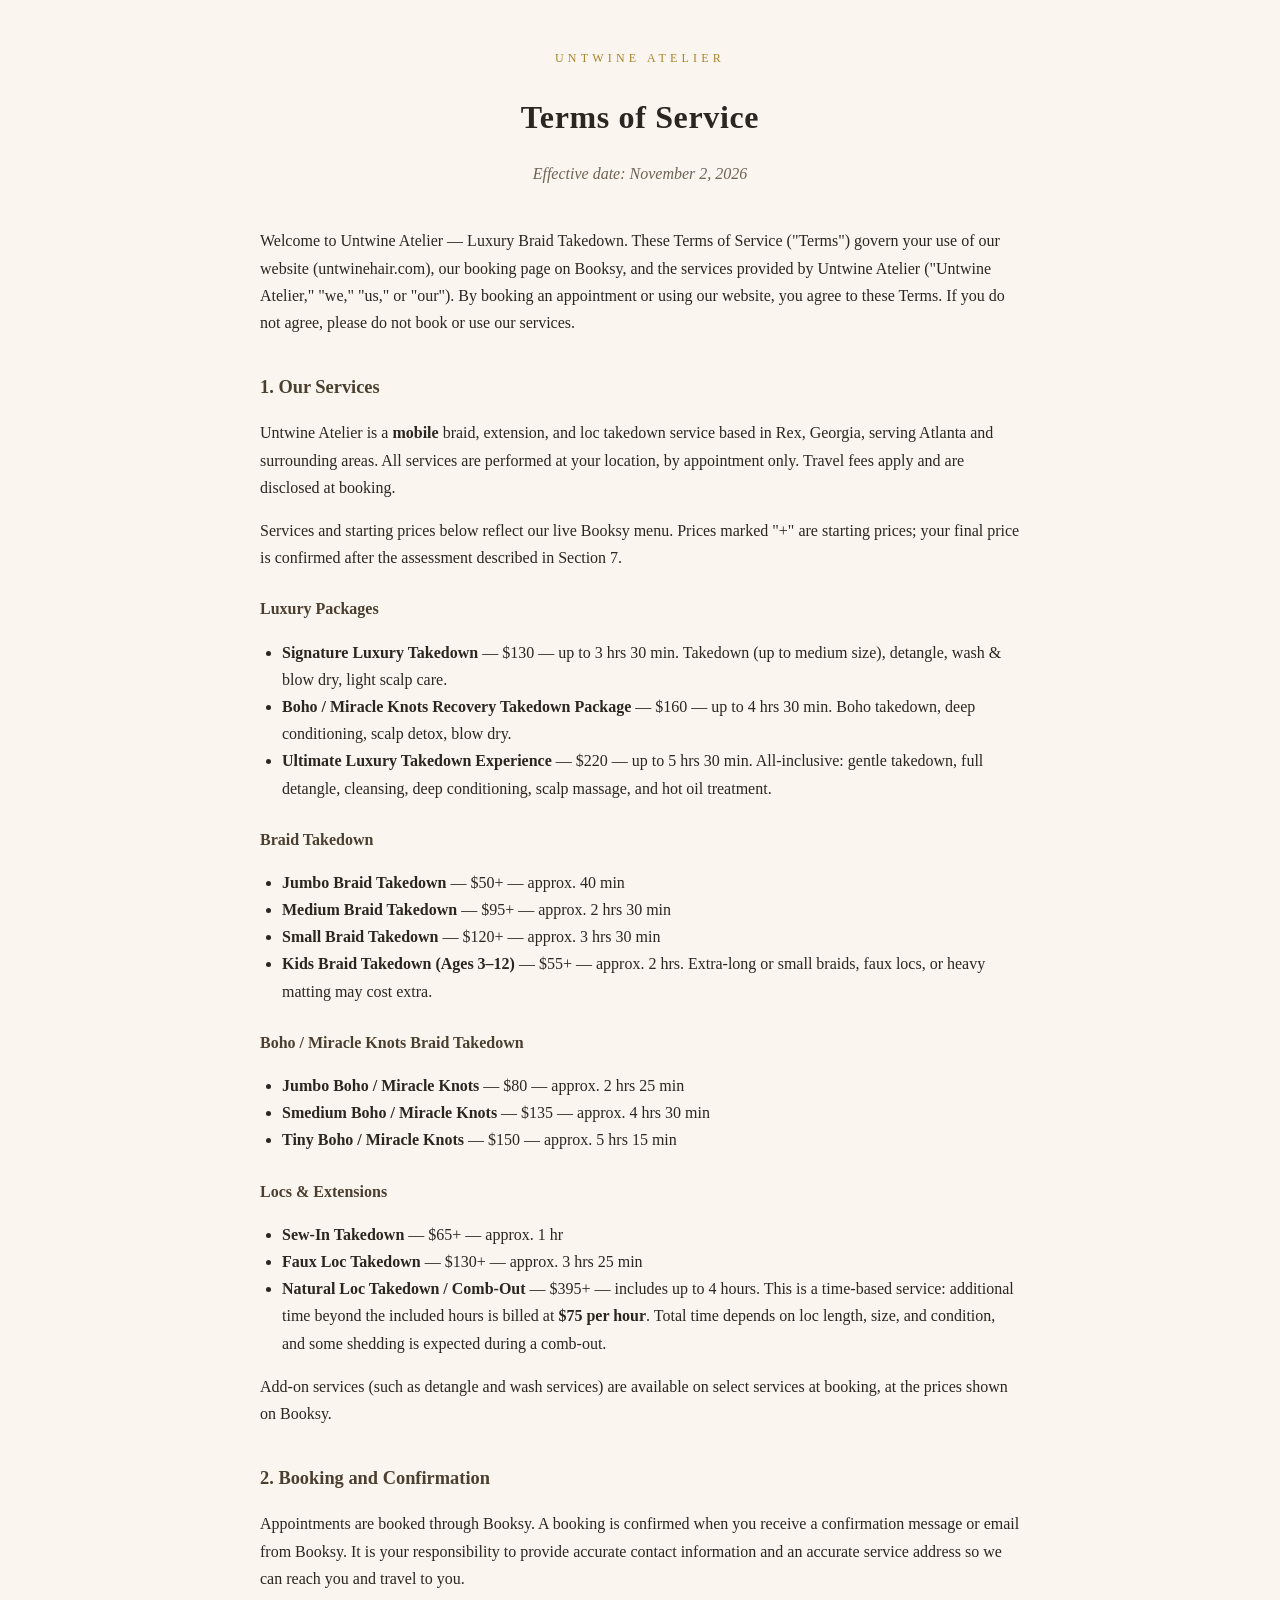
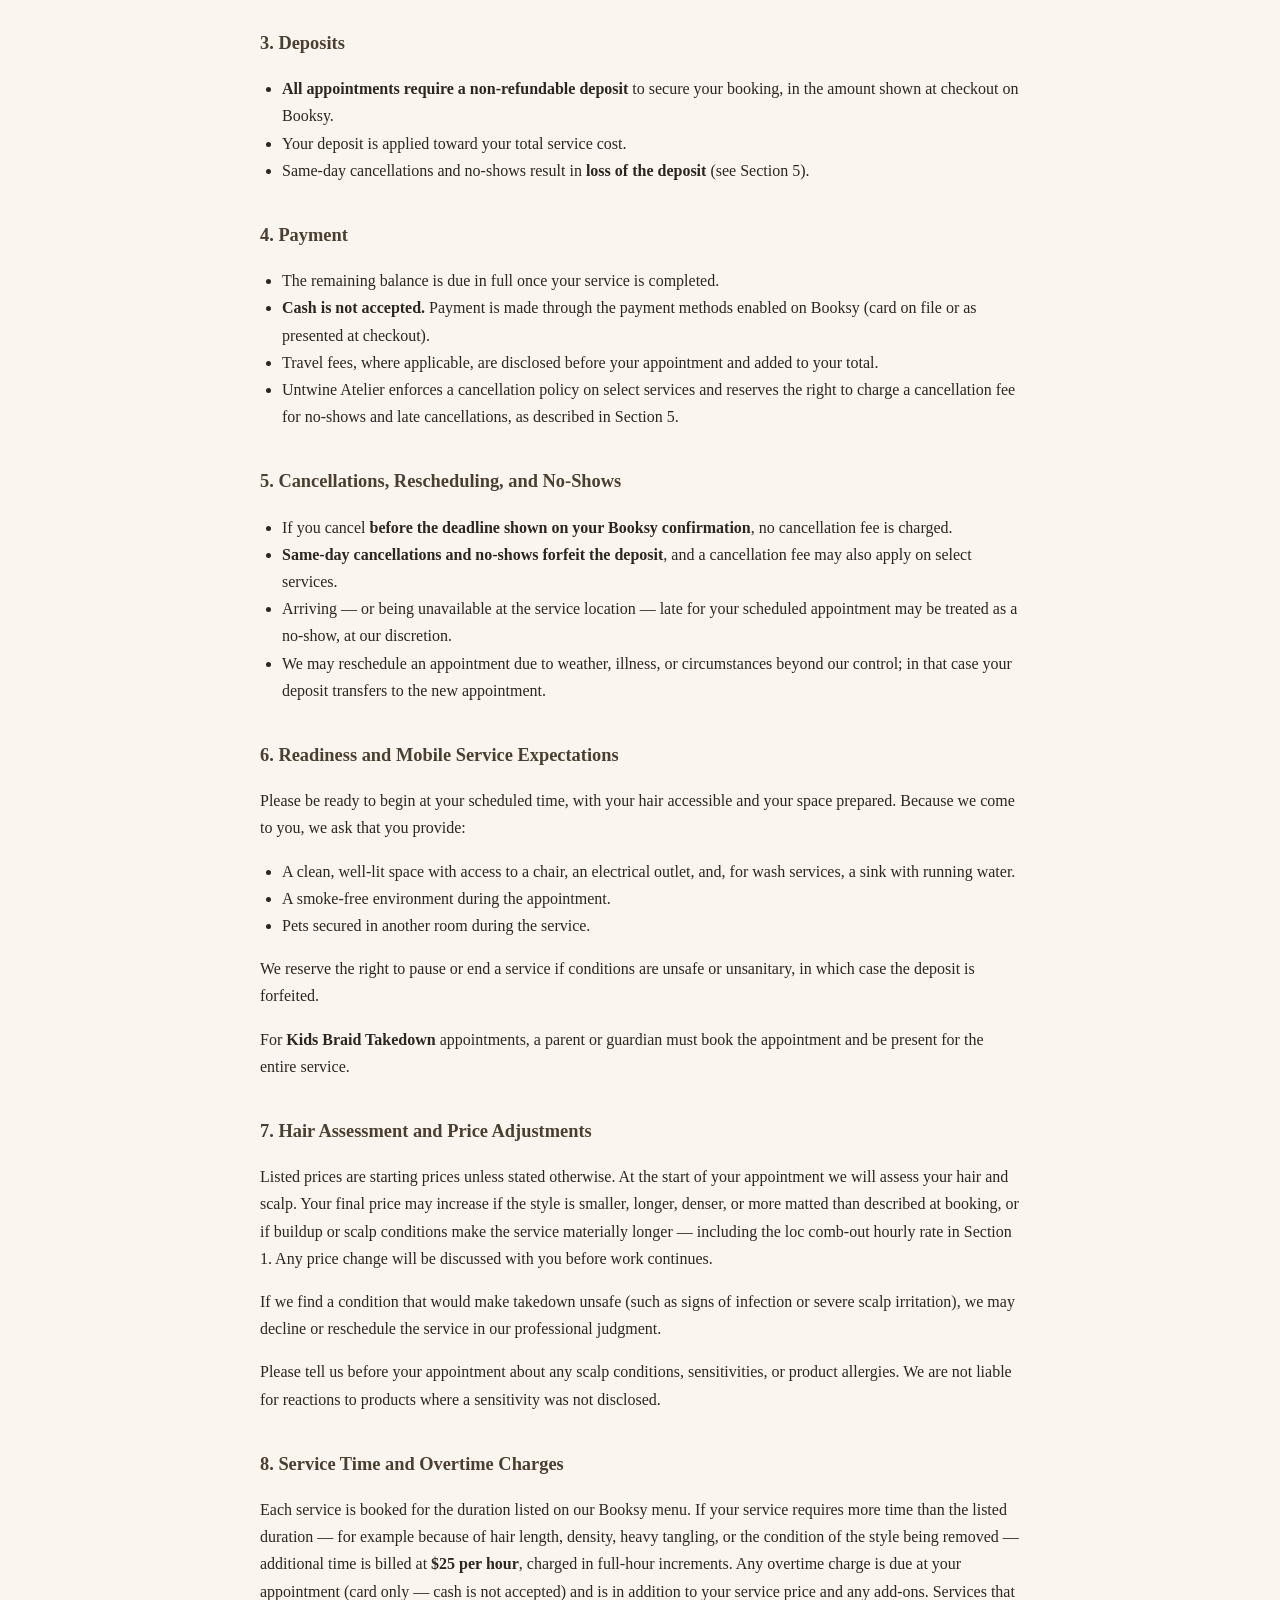
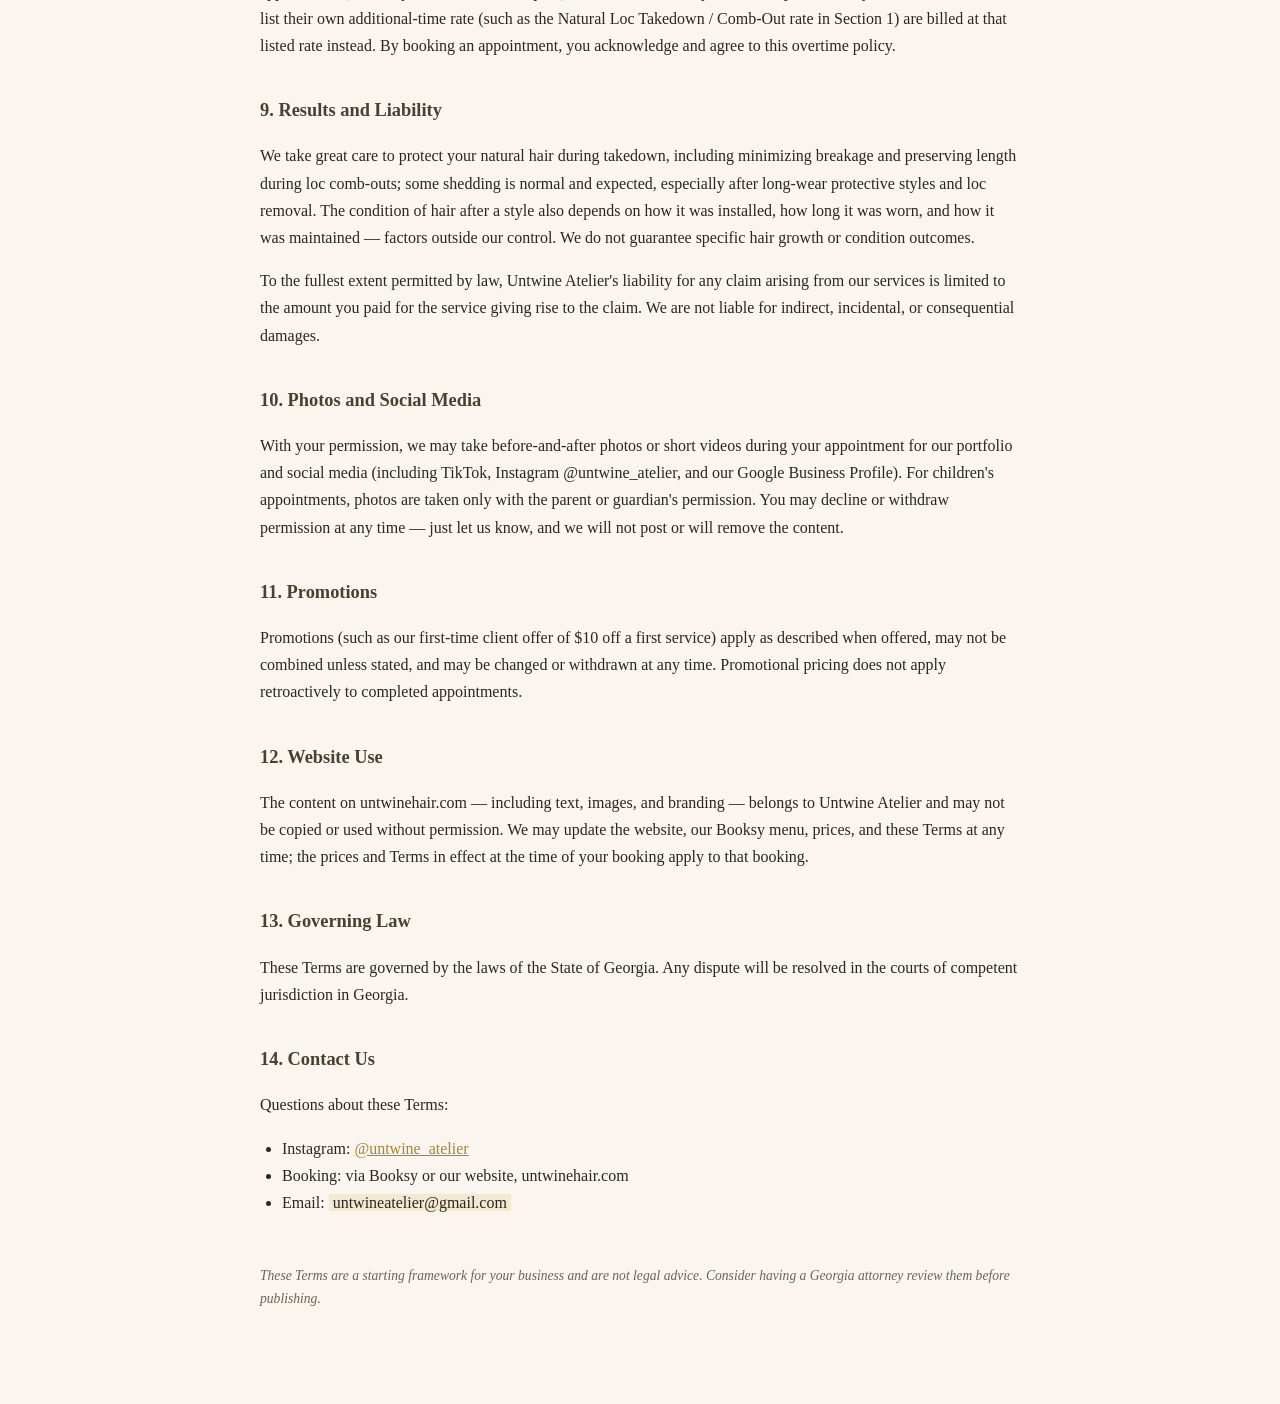
<file: terms-of-service.html>
<!DOCTYPE html>
<html lang="en">
<head>
<meta charset="UTF-8">
<meta name="viewport" content="width=device-width, initial-scale=1.0">
<title>Terms of Service | Untwine Atelier</title>
<style>
  body { font-family: Georgia, 'Times New Roman', serif; color: #2b2620; background: #faf6ef; margin: 0; line-height: 1.7; }
  .wrap { max-width: 760px; margin: 0 auto; padding: 48px 24px 80px; }
  h1 { font-size: 2rem; text-align: center; letter-spacing: .02em; margin-bottom: 4px; }
  .brand { text-align: center; text-transform: uppercase; letter-spacing: .35em; font-size: .75rem; color: #a8842c; margin-bottom: 8px; }
  .effective { text-align: center; font-style: italic; color: #6d6355; margin-bottom: 40px; }
  h2 { font-size: 1.15rem; margin-top: 36px; color: #4a3f30; }
  h3 { font-size: 1rem; margin-top: 24px; color: #4a3f30; }
  p, li { font-size: 1rem; }
  ul { padding-left: 22px; }
  a { color: #a8842c; }
  .note { margin-top: 48px; font-size: .85rem; color: #6d6355; font-style: italic; }
  .confirm { background: #f3e9d2; padding: 0 4px; }
</style>
</head>
<body>
<div class="wrap">
  <div class="brand">Untwine Atelier</div>
  <h1>Terms of Service</h1>
  <p class="effective">Effective date: November 2, 2026</p>

  <p>Welcome to Untwine Atelier — Luxury Braid Takedown. These Terms of Service ("Terms") govern your use of our website (untwinehair.com), our booking page on Booksy, and the services provided by Untwine Atelier ("Untwine Atelier," "we," "us," or "our"). By booking an appointment or using our website, you agree to these Terms. If you do not agree, please do not book or use our services.</p>

  <h2>1. Our Services</h2>
  <p>Untwine Atelier is a <strong>mobile</strong> braid, extension, and loc takedown service based in Rex, Georgia, serving Atlanta and surrounding areas. All services are performed at your location, by appointment only. Travel fees apply and are disclosed at booking.</p>
  <p>Services and starting prices below reflect our live Booksy menu. Prices marked "+" are starting prices; your final price is confirmed after the assessment described in Section 7.</p>

  <h3>Luxury Packages</h3>
  <ul>
    <li><strong>Signature Luxury Takedown</strong> — $130 — up to 3 hrs 30 min. Takedown (up to medium size), detangle, wash &amp; blow dry, light scalp care.</li>
    <li><strong>Boho / Miracle Knots Recovery Takedown Package</strong> — $160 — up to 4 hrs 30 min. Boho takedown, deep conditioning, scalp detox, blow dry.</li>
    <li><strong>Ultimate Luxury Takedown Experience</strong> — $220 — up to 5 hrs 30 min. All-inclusive: gentle takedown, full detangle, cleansing, deep conditioning, scalp massage, and hot oil treatment.</li>
  </ul>

  <h3>Braid Takedown</h3>
  <ul>
    <li><strong>Jumbo Braid Takedown</strong> — $50+ — approx. 40 min</li>
    <li><strong>Medium Braid Takedown</strong> — $95+ — approx. 2 hrs 30 min</li>
    <li><strong>Small Braid Takedown</strong> — $120+ — approx. 3 hrs 30 min</li>
    <li><strong>Kids Braid Takedown (Ages 3–12)</strong> — $55+ — approx. 2 hrs. Extra-long or small braids, faux locs, or heavy matting may cost extra.</li>
  </ul>

  <h3>Boho / Miracle Knots Braid Takedown</h3>
  <ul>
    <li><strong>Jumbo Boho / Miracle Knots</strong> — $80 — approx. 2 hrs 25 min</li>
    <li><strong>Smedium Boho / Miracle Knots</strong> — $135 — approx. 4 hrs 30 min</li>
    <li><strong>Tiny Boho / Miracle Knots</strong> — $150 — approx. 5 hrs 15 min</li>
  </ul>

  <h3>Locs &amp; Extensions</h3>
  <ul>
    <li><strong>Sew-In Takedown</strong> — $65+ — approx. 1 hr</li>
    <li><strong>Faux Loc Takedown</strong> — $130+ — approx. 3 hrs 25 min</li>
    <li><strong>Natural Loc Takedown / Comb-Out</strong> — $395+ — includes up to 4 hours. This is a time-based service: additional time beyond the included hours is billed at <strong>$75 per hour</strong>. Total time depends on loc length, size, and condition, and some shedding is expected during a comb-out.</li>
  </ul>
  <p>Add-on services (such as detangle and wash services) are available on select services at booking, at the prices shown on Booksy.</p>

  <h2>2. Booking and Confirmation</h2>
  <p>Appointments are booked through Booksy. A booking is confirmed when you receive a confirmation message or email from Booksy. It is your responsibility to provide accurate contact information and an accurate service address so we can reach you and travel to you.</p>

  <h2>3. Deposits</h2>
  <ul>
    <li><strong>All appointments require a non-refundable deposit</strong> to secure your booking, in the amount shown at checkout on Booksy.</li>
    <li>Your deposit is applied toward your total service cost.</li>
    <li>Same-day cancellations and no-shows result in <strong>loss of the deposit</strong> (see Section 5).</li>
  </ul>

  <h2>4. Payment</h2>
  <ul>
    <li>The remaining balance is due in full once your service is completed.</li>
    <li><strong>Cash is not accepted.</strong> Payment is made through the payment methods enabled on Booksy (card on file or as presented at checkout).</li>
    <li>Travel fees, where applicable, are disclosed before your appointment and added to your total.</li>
    <li>Untwine Atelier enforces a cancellation policy on select services and reserves the right to charge a cancellation fee for no-shows and late cancellations, as described in Section 5.</li>
  </ul>

  <h2>5. Cancellations, Rescheduling, and No-Shows</h2>
  <ul>
    <li>If you cancel <strong>before the deadline shown on your Booksy confirmation</strong>, no cancellation fee is charged.</li>
    <li><strong>Same-day cancellations and no-shows forfeit the deposit</strong>, and a cancellation fee may also apply on select services.</li>
    <li>Arriving — or being unavailable at the service location — late for your scheduled appointment may be treated as a no-show, at our discretion.</li>
    <li>We may reschedule an appointment due to weather, illness, or circumstances beyond our control; in that case your deposit transfers to the new appointment.</li>
  </ul>

  <h2>6. Readiness and Mobile Service Expectations</h2>
  <p>Please be ready to begin at your scheduled time, with your hair accessible and your space prepared. Because we come to you, we ask that you provide:</p>
  <ul>
    <li>A clean, well-lit space with access to a chair, an electrical outlet, and, for wash services, a sink with running water.</li>
    <li>A smoke-free environment during the appointment.</li>
    <li>Pets secured in another room during the service.</li>
  </ul>
  <p>We reserve the right to pause or end a service if conditions are unsafe or unsanitary, in which case the deposit is forfeited.</p>
  <p>For <strong>Kids Braid Takedown</strong> appointments, a parent or guardian must book the appointment and be present for the entire service.</p>

  <h2>7. Hair Assessment and Price Adjustments</h2>
  <p>Listed prices are starting prices unless stated otherwise. At the start of your appointment we will assess your hair and scalp. Your final price may increase if the style is smaller, longer, denser, or more matted than described at booking, or if buildup or scalp conditions make the service materially longer — including the loc comb-out hourly rate in Section 1. Any price change will be discussed with you before work continues.</p>
  <p>If we find a condition that would make takedown unsafe (such as signs of infection or severe scalp irritation), we may decline or reschedule the service in our professional judgment.</p>
  <p>Please tell us before your appointment about any scalp conditions, sensitivities, or product allergies. We are not liable for reactions to products where a sensitivity was not disclosed.</p>

  <h2>8. Service Time and Overtime Charges</h2>
  <p>Each service is booked for the duration listed on our Booksy menu. If your service requires more time than the listed duration &mdash; for example because of hair length, density, heavy tangling, or the condition of the style being removed &mdash; additional time is billed at <strong>$25 per hour</strong>, charged in full-hour increments. Any overtime charge is due at your appointment (card only &mdash; cash is not accepted) and is in addition to your service price and any add-ons. Services that list their own additional-time rate (such as the Natural Loc Takedown / Comb-Out rate in Section 1) are billed at that listed rate instead. By booking an appointment, you acknowledge and agree to this overtime policy.</p>
  <h2>9. Results and Liability</h2>
  <p>We take great care to protect your natural hair during takedown, including minimizing breakage and preserving length during loc comb-outs; some shedding is normal and expected, especially after long-wear protective styles and loc removal. The condition of hair after a style also depends on how it was installed, how long it was worn, and how it was maintained — factors outside our control. We do not guarantee specific hair growth or condition outcomes.</p>
  <p>To the fullest extent permitted by law, Untwine Atelier's liability for any claim arising from our services is limited to the amount you paid for the service giving rise to the claim. We are not liable for indirect, incidental, or consequential damages.</p>

  <h2>10. Photos and Social Media</h2>
  <p>With your permission, we may take before-and-after photos or short videos during your appointment for our portfolio and social media (including TikTok, Instagram @untwine_atelier, and our Google Business Profile). For children's appointments, photos are taken only with the parent or guardian's permission. You may decline or withdraw permission at any time — just let us know, and we will not post or will remove the content.</p>

  <h2>11. Promotions</h2>
  <p>Promotions (such as our first-time client offer of $10 off a first service) apply as described when offered, may not be combined unless stated, and may be changed or withdrawn at any time. Promotional pricing does not apply retroactively to completed appointments.</p>

  <h2>12. Website Use</h2>
  <p>The content on untwinehair.com — including text, images, and branding — belongs to Untwine Atelier and may not be copied or used without permission. We may update the website, our Booksy menu, prices, and these Terms at any time; the prices and Terms in effect at the time of your booking apply to that booking.</p>

  <h2>13. Governing Law</h2>
  <p>These Terms are governed by the laws of the State of Georgia. Any dispute will be resolved in the courts of competent jurisdiction in Georgia.</p>

  <h2>14. Contact Us</h2>
  <p>Questions about these Terms:</p>
  <ul>
    <li>Instagram: <a href="https://www.instagram.com/untwine_atelier">@untwine_atelier</a></li>
    <li>Booking: via Booksy or our website, untwinehair.com</li>
    <li>Email: <span class="confirm">untwineatelier@gmail.com</span></li>
  </ul>

  <p class="note">These Terms are a starting framework for your business and are not legal advice. Consider having a Georgia attorney review them before publishing.</p>
</div>
</body>
</html>
</file>
